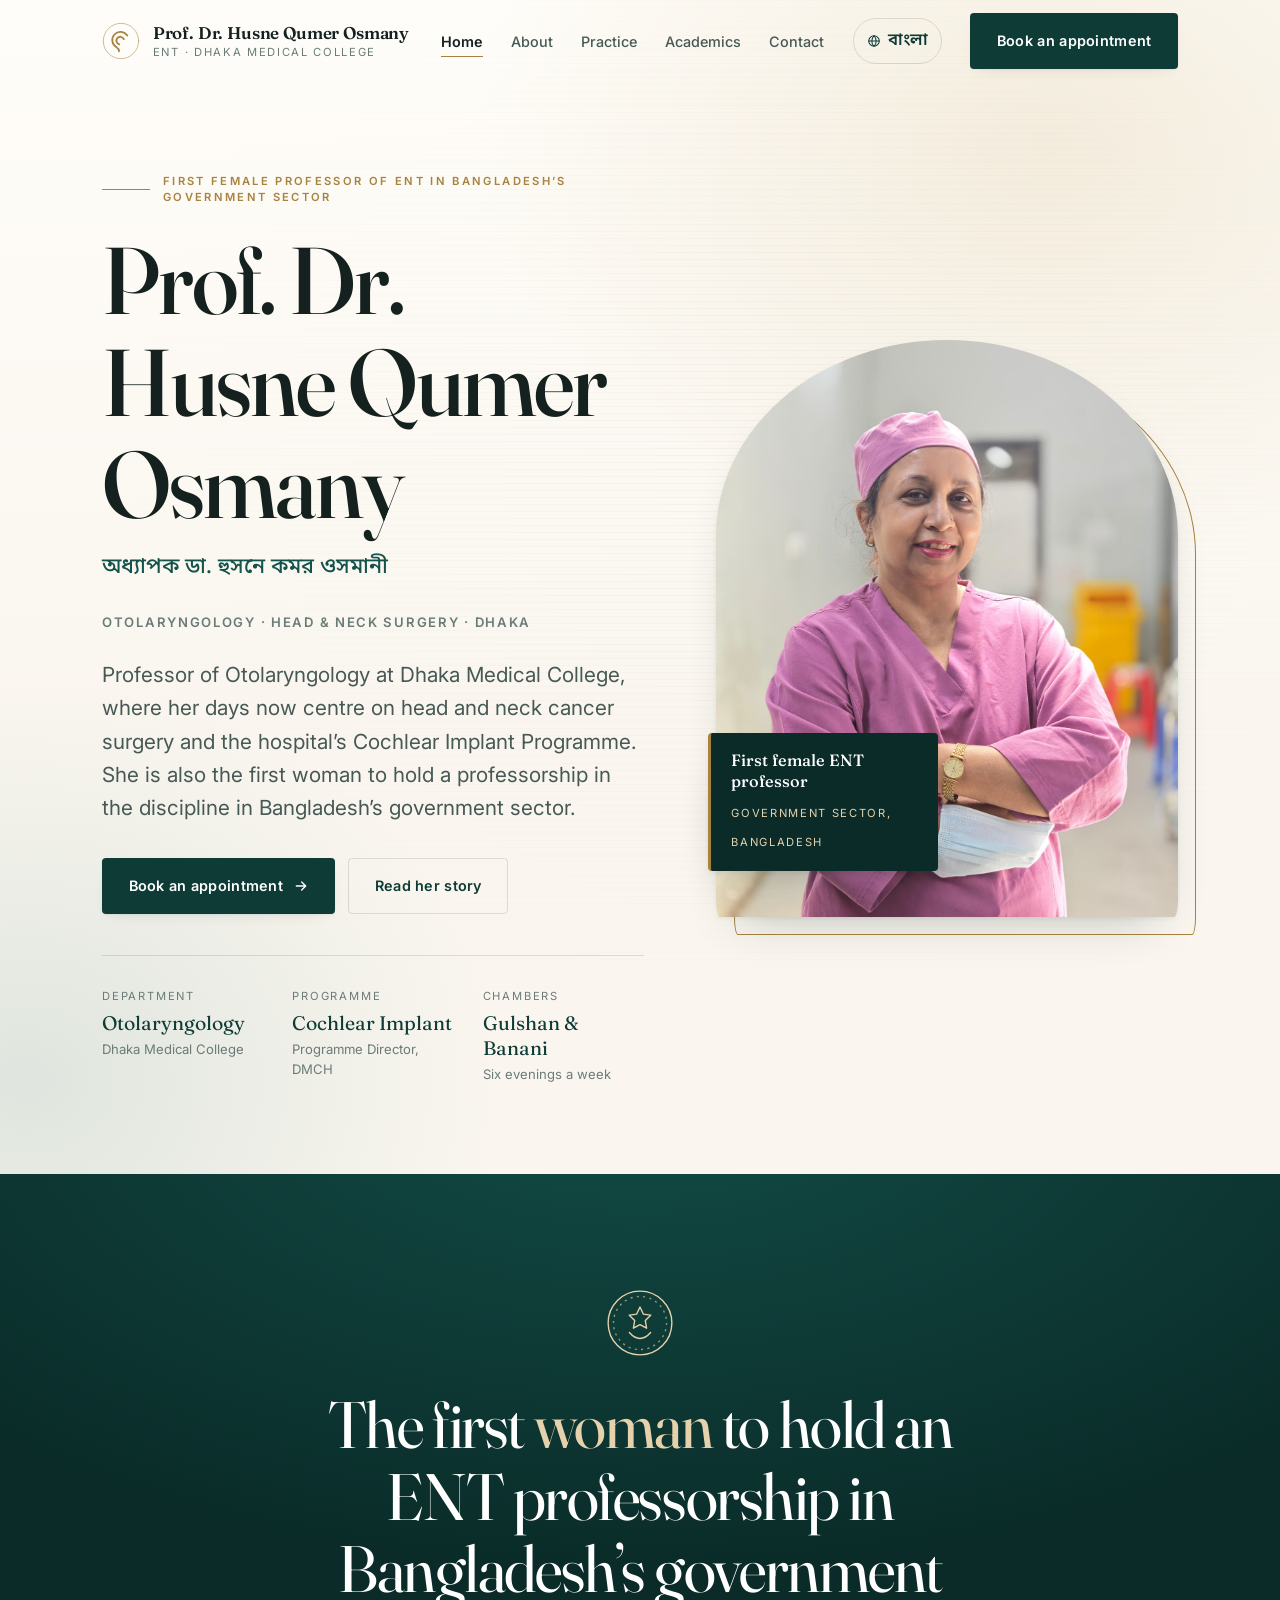
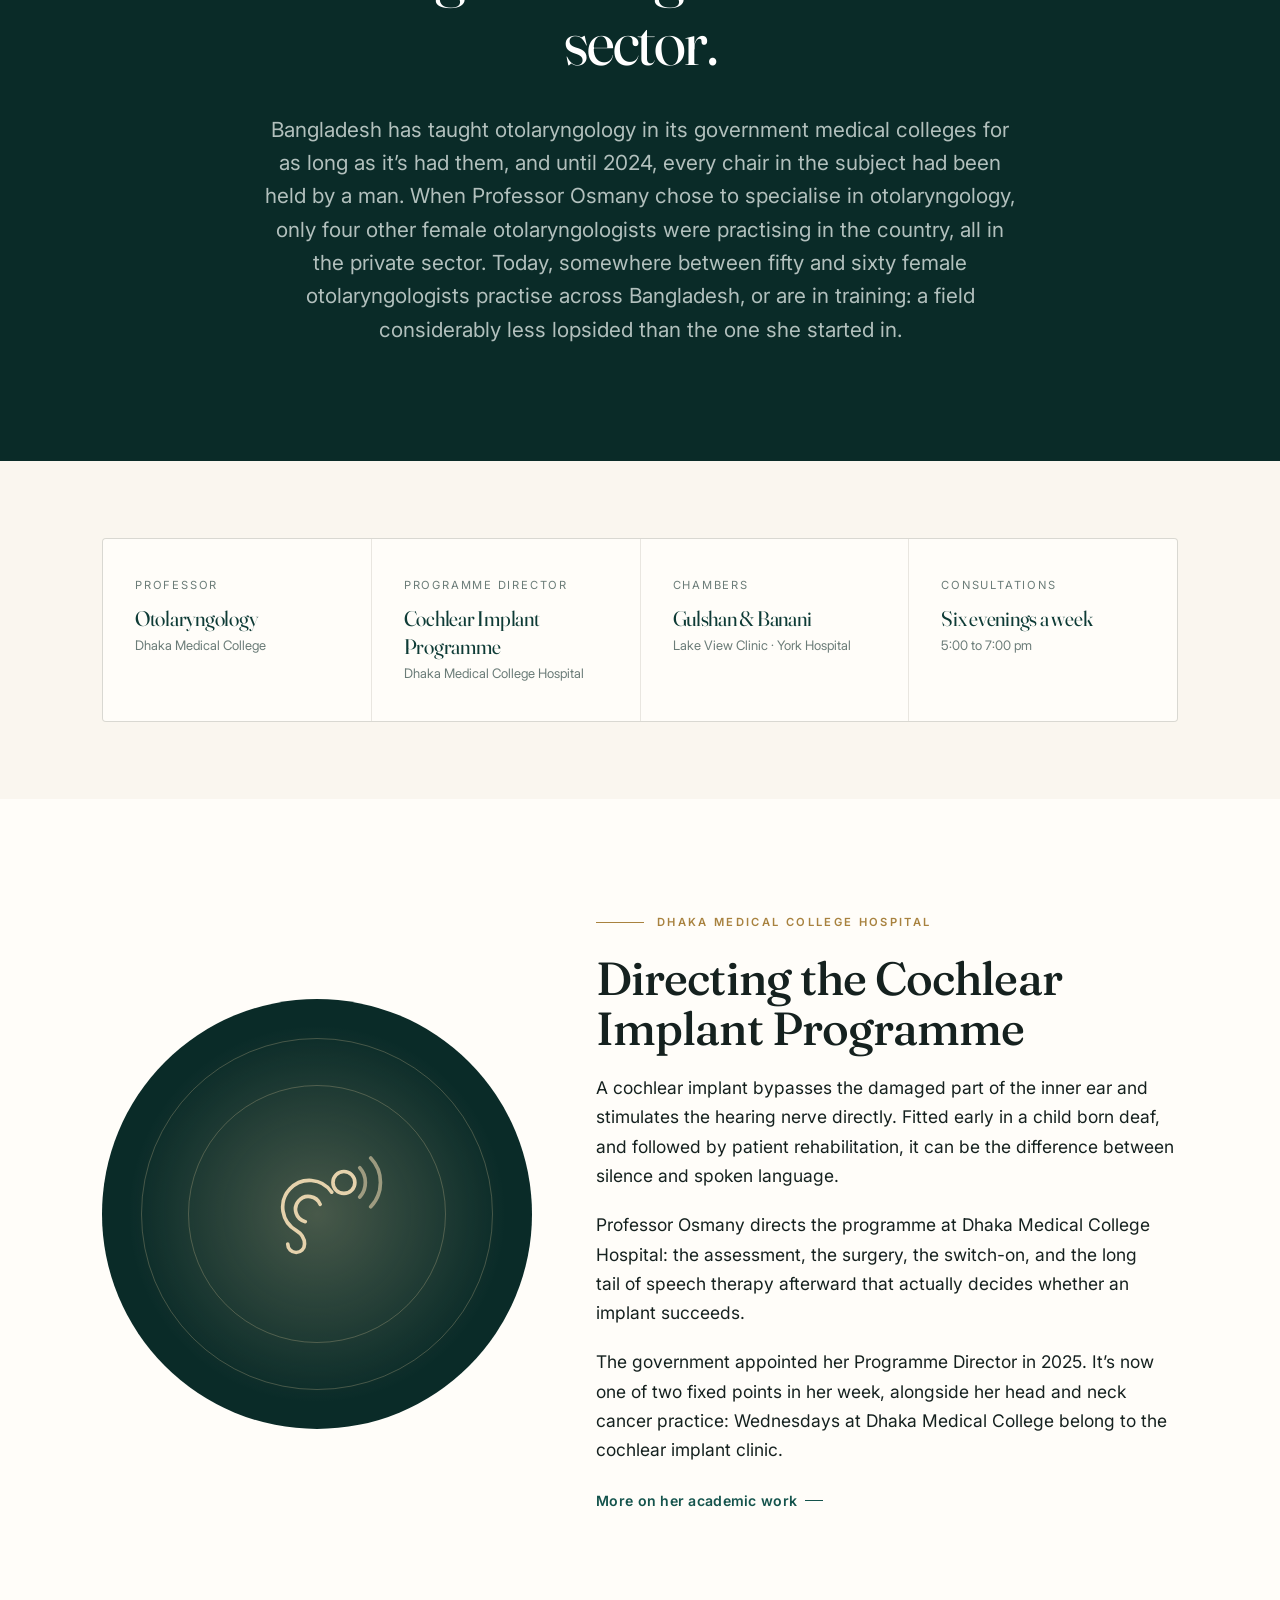
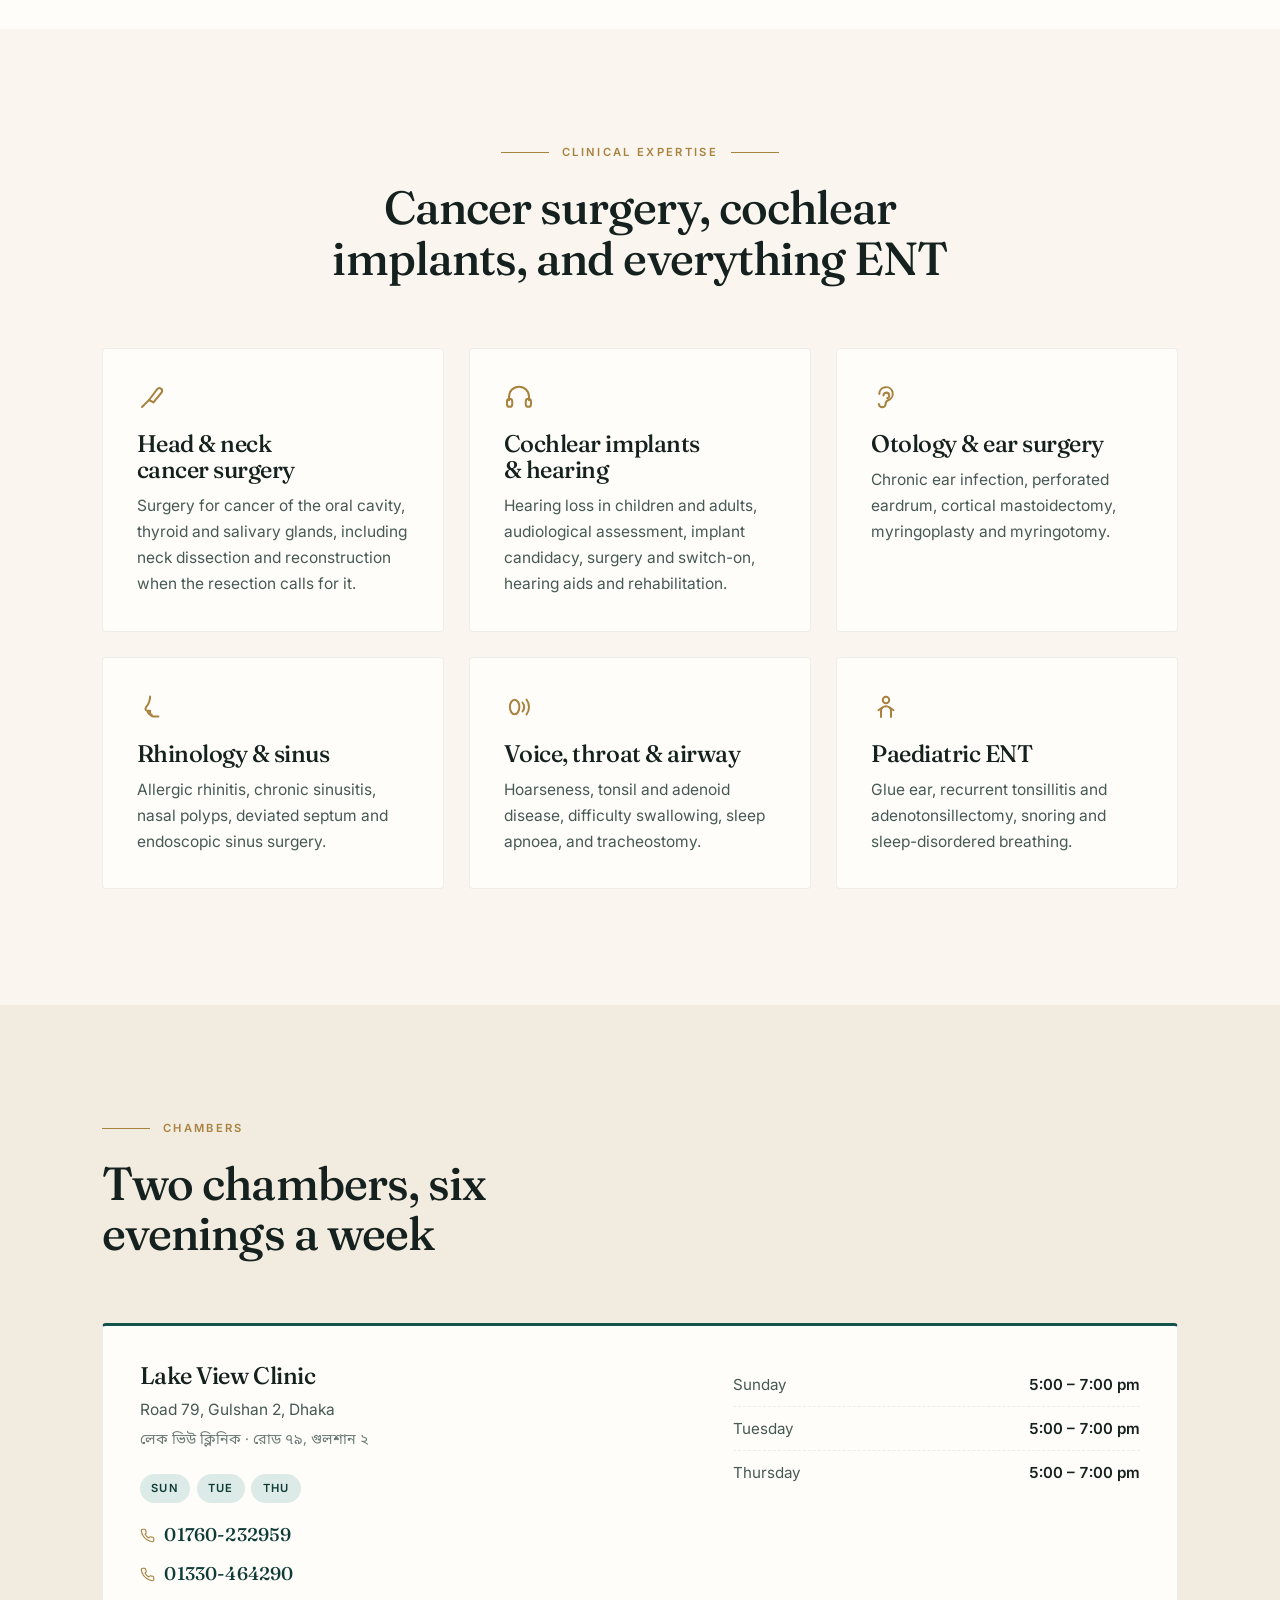
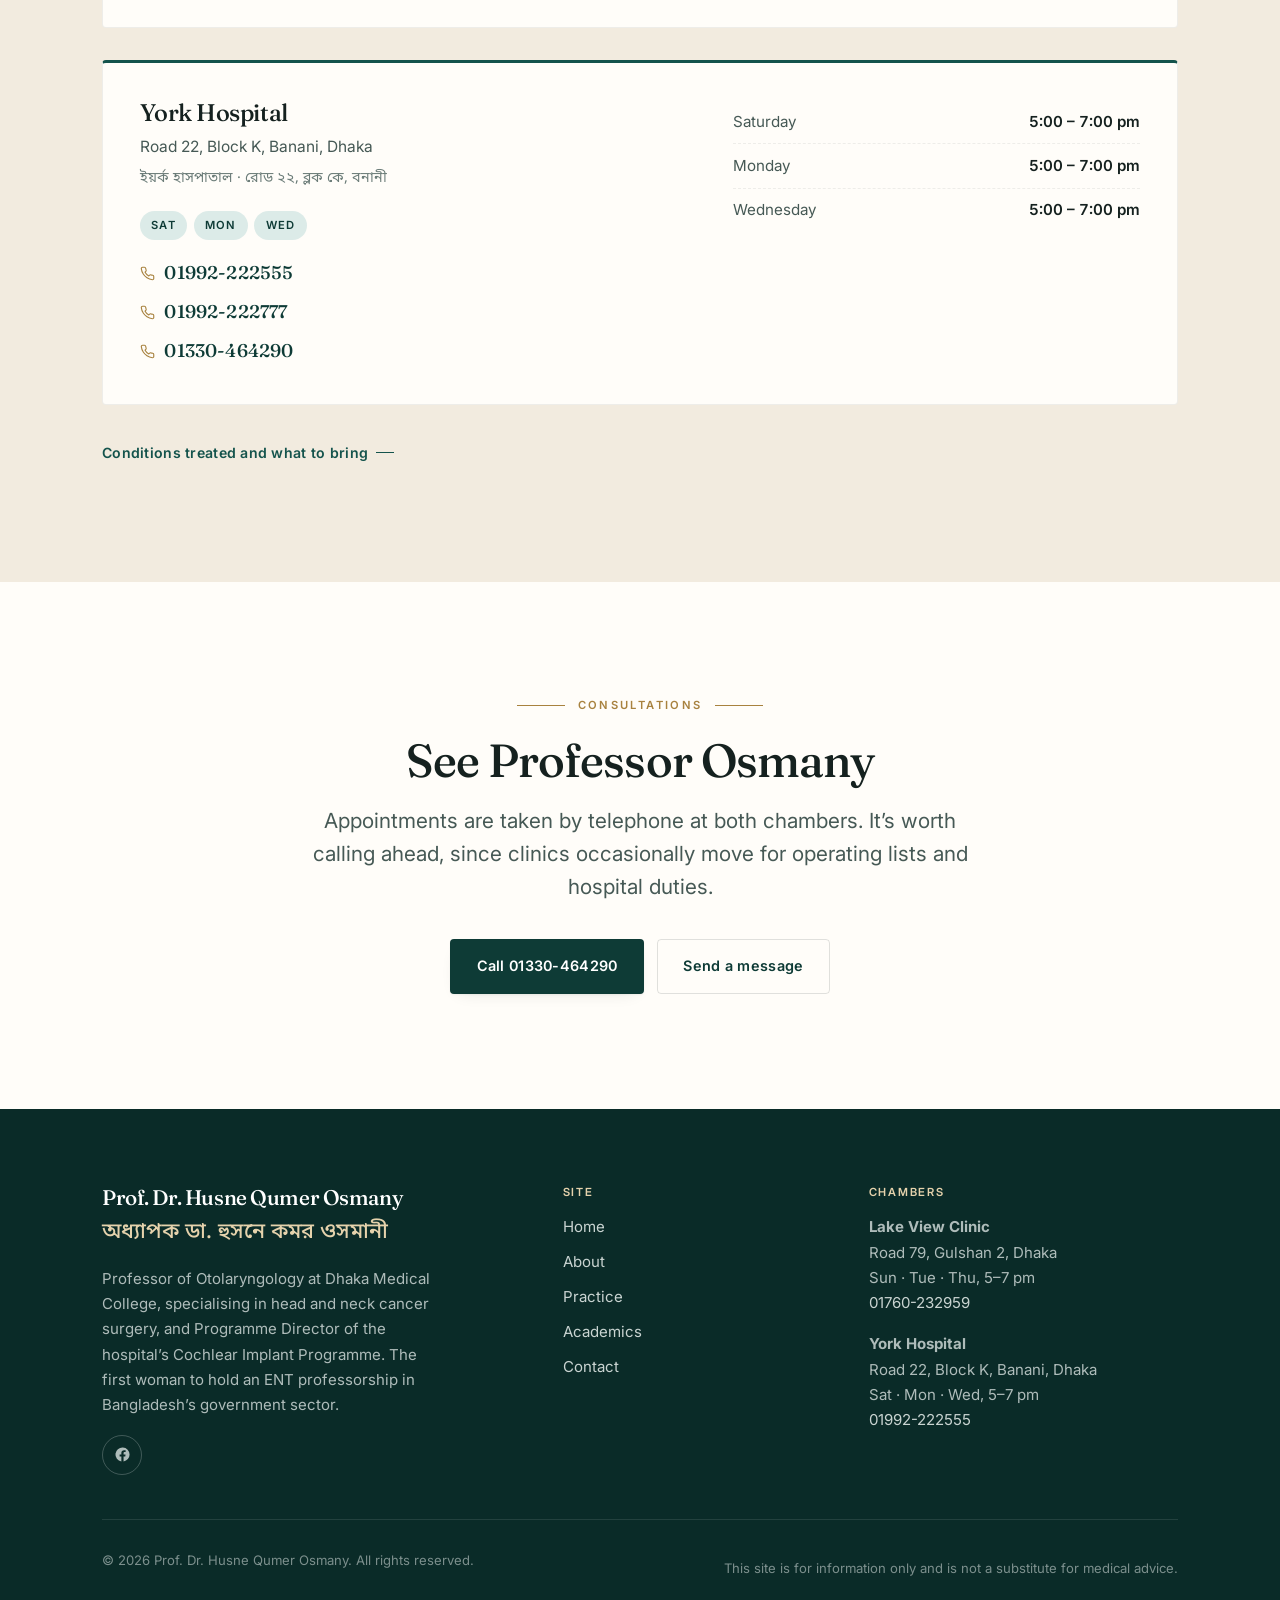
<file: index.html>
<!DOCTYPE html>
<html lang="en">
<head>
<meta charset="utf-8">
<meta name="viewport" content="width=device-width, initial-scale=1">
<title>Prof. Dr. Husne Qumer Osmany &middot; First Female ENT Professor in Bangladesh's Government Sector</title>
<meta name="description" content="Prof. Dr. Husne Qumer Osmany is Professor of Otolaryngology at Dhaka Medical College, where she operates on head and neck cancer and directs the hospital's Cochlear Implant Programme. She's the first woman to hold an ENT professorship in Bangladesh's government sector. Chambers in Gulshan and Banani, Dhaka.">
<link rel="canonical" href="https://drosmany.com/">
<link rel="alternate" hreflang="en" href="https://drosmany.com/">
<link rel="alternate" hreflang="bn" href="https://drosmany.com/bn/index.html">
<link rel="alternate" hreflang="x-default" href="https://drosmany.com/">

<meta property="og:type" content="website">
<meta property="og:title" content="Prof. Dr. Husne Qumer Osmany &middot; First Female ENT Professor in Bangladesh's Government Sector">
<meta property="og:description" content="Prof. Dr. Husne Qumer Osmany is Professor of Otolaryngology at Dhaka Medical College, where she operates on head and neck cancer and directs the hospital's Cochlear Implant Programme. She's the first woman to hold an ENT professorship in Bangladesh's government sector. Chambers in Gulshan and Banani, Dhaka.">
<meta property="og:image" content="https://drosmany.com/assets/img/og-image.jpg">
<meta property="og:locale" content="en_GB">
<meta property="og:locale:alternate" content="bn_BD">
<meta name="twitter:card" content="summary_large_image">

<link rel="icon" href="assets/img/favicon.svg" type="image/svg+xml">
<link rel="preconnect" href="https://fonts.googleapis.com">
<link rel="preconnect" href="https://fonts.gstatic.com" crossorigin>
<link rel="stylesheet" href="https://fonts.googleapis.com/css2?family=Fraunces:opsz,wght@9..144,300..600&family=Inter:wght@400;500;600&family=Noto+Sans+Bengali:wght@400;500;600&display=swap">
<link rel="stylesheet" href="assets/css/styles.css">

<script type="application/ld+json">
{
  "@context": "https://schema.org",
  "@type": "Physician",
  "name": "Prof. Dr. Husne Qumer Osmany",
  "alternateName": "\u0985\u09a7\u09cd\u09af\u09be\u09aa\u0995 \u09a1\u09be. \u09b9\u09c1\u09b8\u09a8\u09c7 \u0995\u09ae\u09b0 \u0993\u09b8\u09ae\u09be\u09a8\u09c0",
  "honorificPrefix": "Prof. Dr.",
  "jobTitle": "Professor of Otolaryngology",
  "medicalSpecialty": "Otolaryngologic",
  "description": "Professor of Otolaryngology at Dhaka Medical College, specialising in head and neck cancer surgery, and Programme Director of the Cochlear Implant Programme at Dhaka Medical College Hospital. The first woman to hold an ENT professorship in Bangladesh's government sector.",
  "url": "https://drosmany.com/",
  "worksFor": {
    "@type": "MedicalOrganization",
    "name": "Dhaka Medical College Hospital"
  },
  "availableService": [
    {
      "@type": "MedicalClinic",
      "name": "Lake View Clinic",
      "address": {
        "@type": "PostalAddress",
        "streetAddress": "Road 79, Gulshan 2",
        "addressLocality": "Dhaka",
        "postalCode": "1212",
        "addressCountry": "BD"
      },
      "telephone": ["+8801760232959", "+8801330464290"]
    },
    {
      "@type": "MedicalClinic",
      "name": "York Hospital",
      "address": {
        "@type": "PostalAddress",
        "streetAddress": "Road 22, Block K, Banani",
        "addressLocality": "Dhaka",
        "postalCode": "1213",
        "addressCountry": "BD"
      },
      "telephone": ["+8801992222555", "+8801992222777", "+8801330464290"]
    }
  ],
  "sameAs": ["https://www.facebook.com/profile.php?id=61558987224387"]
}
</script>
</head>
<body>

<a class="skip-link" href="#main">Skip to content</a>

<header class="site-header" id="site-header">
  <div class="wrap site-header__inner">
    <a class="brand" href="index.html">
      <span class="brand__mark" aria-hidden="true">
        <svg viewBox="0 0 40 40" fill="none" stroke="currentColor" stroke-linecap="round">
          <circle cx="20" cy="20" r="18.6" stroke-width="1" stroke-opacity=".55"/>
          <path d="M26.6 14.2a8.6 8.6 0 1 0-11.3 12.3c1.9 1.1 2.6 2.4 2.6 4.3" stroke-width="1.9"/>
          <path d="M23 18a4.1 4.1 0 1 0-4.8 5.6" stroke-width="1.9"/>
        </svg>
      </span>
      <span class="brand__text">
        <span class="brand__name">Prof. Dr. Husne Qumer Osmany</span>
        <span class="brand__role">ENT &middot; Dhaka Medical College</span>
      </span>
    </a>

    <button class="nav-toggle" type="button" aria-expanded="false" aria-controls="primary-nav">
      <span></span><span></span><span></span>
      <span class="visually-hidden">Menu</span>
    </button>

    <nav class="nav" id="primary-nav" aria-label="Primary">
      <ul class="nav__list">
        <li><a class="nav__link" href="index.html" aria-current="page">Home</a></li>
        <li><a class="nav__link" href="about.html">About</a></li>
        <li><a class="nav__link" href="practice.html">Practice</a></li>
        <li><a class="nav__link" href="academics.html">Academics</a></li>
        <li><a class="nav__link" href="contact.html">Contact</a></li>
      </ul>
      <a class="lang-switch" lang="bn" href="bn/index.html">
        <svg viewBox="0 0 24 24" fill="none" stroke="currentColor" stroke-width="1.8" stroke-linecap="round" stroke-linejoin="round" aria-hidden="true"><circle cx="12" cy="12" r="9"/><path d="M3 12h18M12 3c2.5 2.7 3.8 6 3.8 9s-1.3 6.3-3.8 9c-2.5-2.7-3.8-6-3.8-9s1.3-6.3 3.8-9z"/></svg>
        বাংলা
      </a>
      <a class="btn btn--primary nav__cta" href="contact.html">Book an appointment</a>
    </nav>
  </div>
</header>

<main id="main">

  <!-- ============================== HERO ============================== -->
  <section class="hero">
    <div class="wrap hero__grid">

      <div class="hero__text">
        <p class="eyebrow">First female Professor of ENT in Bangladesh&rsquo;s government sector</p>

        <h1>Prof. Dr. Husne Qumer Osmany</h1>

        <p class="name-bn" lang="bn">অধ্যাপক ডা. হুসনে কমর ওসমানী</p>

        <p class="hero__creds">Otolaryngology &middot; Head &amp; Neck Surgery &middot; Dhaka</p>

        <p class="lede hero__lede">
          Professor of Otolaryngology at Dhaka Medical College, where her
          days now centre on head and neck cancer surgery and the
          hospital&rsquo;s Cochlear Implant Programme. She is also the first
          woman to hold a professorship in the discipline in
          Bangladesh&rsquo;s government sector.
        </p>

        <div class="btn-row hero__cta">
          <a class="btn btn--primary" href="contact.html">
            Book an appointment
            <svg viewBox="0 0 24 24" fill="none" stroke="currentColor" stroke-width="2" stroke-linecap="round" stroke-linejoin="round" aria-hidden="true">
              <path d="M5 12h14M13 6l6 6-6 6"/>
            </svg>
          </a>
          <a class="btn btn--ghost" href="about.html">Read her story</a>
        </div>

        <dl class="hero__facts">
          <div>
            <dt>Department</dt>
            <dd>Otolaryngology<span>Dhaka Medical College</span></dd>
          </div>
          <div>
            <dt>Programme</dt>
            <dd>Cochlear Implant<span>Programme Director, DMCH</span></dd>
          </div>
          <div>
            <dt>Chambers</dt>
            <dd>Gulshan &amp; Banani<span>Six evenings a week</span></dd>
          </div>
        </dl>
      </div>

      <figure class="portrait" data-reveal>
        <div class="portrait__frame">
          <img src="assets/img/portrait.jpg" alt="Prof. Dr. Husne Qumer Osmany in the operating theatre" width="1280" height="1599">
        </div>
        <figcaption class="portrait__badge">
          <strong>First female ENT professor</strong>
          <span>Government sector, Bangladesh</span>
        </figcaption>
      </figure>

    </div>
  </section>

  <!-- ========================= THE MILESTONE ========================= -->
  <section class="section section--dark milestone">
    <div class="wrap">
      <svg class="milestone__seal" viewBox="0 0 64 64" fill="none" stroke="currentColor" stroke-width="1.3" aria-hidden="true" data-reveal>
        <circle cx="32" cy="32" r="30"/>
        <circle cx="32" cy="32" r="25" stroke-dasharray="2 4" stroke-opacity=".6"/>
        <path d="M32 17l3.1 6.6 7 1-5.1 5.1 1.2 7.2L32 33.5l-6.2 3.4 1.2-7.2-5.1-5.1 7-1L32 17z" stroke-linejoin="round"/>
        <path d="M22 41c3.5 4 7 5.6 10 5.6s6.5-1.6 10-5.6" stroke-linecap="round"/>
      </svg>

      <blockquote data-reveal>
        The first <em>woman</em> to hold an ENT professorship in
        Bangladesh&rsquo;s government sector.
      </blockquote>

      <p class="milestone__note" data-reveal>
        Bangladesh has taught otolaryngology in its government medical
        colleges for as long as it&rsquo;s had them, and until 2024, every
        chair in the subject had been held by a man. When Professor Osmany
        chose to specialise in otolaryngology, only four other female
        otolaryngologists were practising in the country, all in the private
        sector. Today, somewhere between fifty and sixty female
        otolaryngologists practise across Bangladesh, or are in training: a
        field considerably less lopsided than the one she started in.
      </p>
    </div>
  </section>

  <!-- ========================= AT A GLANCE =========================== -->
  <section class="section section--tight">
    <div class="wrap">
      <div class="stats stats--roles">
        <div class="stat" data-reveal>
          <span class="stat__label">Professor</span>
          <span class="stat__num">Otolaryngology<small>Dhaka Medical College</small></span>
        </div>
        <div class="stat" data-reveal>
          <span class="stat__label">Programme Director</span>
          <span class="stat__num">Cochlear Implant Programme<small>Dhaka Medical College Hospital</small></span>
        </div>
        <div class="stat" data-reveal>
          <span class="stat__label">Chambers</span>
          <span class="stat__num">Gulshan &amp; Banani<small>Lake View Clinic &middot; York Hospital</small></span>
        </div>
        <div class="stat" data-reveal>
          <span class="stat__label">Consultations</span>
          <span class="stat__num">Six evenings a week<small>5:00 to 7:00 pm</small></span>
        </div>
      </div>
    </div>
  </section>

  <!-- ==================== COCHLEAR IMPLANT FEATURE =================== -->
  <section class="section section--paper">
    <div class="wrap split">
      <div class="feature-figure" data-reveal aria-hidden="true">
        <svg viewBox="0 0 120 120" fill="none" stroke="currentColor" stroke-width="3" stroke-linecap="round">
          <path d="M72 42a22 22 0 1 0-29 31.5c4.9 2.9 6.7 6.2 6.7 11.1a6.9 6.9 0 0 1-13.8 0"/>
          <path d="M62.5 52a10.5 10.5 0 1 0-12.2 14.2"/>
          <circle cx="82" cy="34" r="9"/>
          <path d="M95 22a18 18 0 0 1 0 24M104 14a29 29 0 0 1 0 40" stroke-opacity=".6"/>
        </svg>
      </div>

      <div class="prose" data-reveal>
        <p class="eyebrow">Dhaka Medical College Hospital</p>
        <h2 style="font-size:var(--t-h2);margin-bottom:1.2rem;">Directing the Cochlear Implant Programme</h2>
        <p>
          A cochlear implant bypasses the damaged part of the inner ear and
          stimulates the hearing nerve directly. Fitted early in a child born
          deaf, and followed by patient rehabilitation, it can be the
          difference between silence and spoken language.
        </p>
        <p>
          Professor Osmany directs the programme at Dhaka Medical College
          Hospital: the assessment, the surgery, the switch-on, and the long
          tail of speech therapy afterward that actually decides whether an
          implant succeeds.
        </p>
        <p>
          The government appointed her Programme Director in 2025. It&rsquo;s
          now one of two fixed points in her week, alongside her head and
          neck cancer practice: Wednesdays at Dhaka Medical College belong to
          the cochlear implant clinic.
        </p>
        <p><a class="link-more" href="academics.html">More on her academic work</a></p>
      </div>
    </div>
  </section>

  <!-- ========================== EXPERTISE ============================= -->
  <section class="section">
    <div class="wrap">
      <div class="section-head section-head--center">
        <p class="eyebrow eyebrow--center">Clinical expertise</p>
        <h2>Cancer surgery, cochlear implants, and everything ENT</h2>
      </div>

      <div class="grid grid--3">

        <article class="card" data-reveal>
          <div class="card__icon" aria-hidden="true">
            <svg viewBox="0 0 24 24" fill="none" stroke="currentColor" stroke-width="1.6" stroke-linecap="round" stroke-linejoin="round">
              <path d="M4 20l5.6-5.6"/>
              <path d="M9.6 14.4l6.6-8.7a2.2 2.2 0 0 1 3.6 2.5l-6.6 8.1z"/>
            </svg>
          </div>
          <h3>Head &amp; neck cancer surgery</h3>
          <p>Surgery for cancer of the oral cavity, thyroid and salivary glands, including neck dissection and reconstruction when the resection calls for it.</p>
        </article>

        <article class="card" data-reveal>
          <div class="card__icon" aria-hidden="true">
            <svg viewBox="0 0 24 24" fill="none" stroke="currentColor" stroke-width="1.6" stroke-linecap="round" stroke-linejoin="round">
              <path d="M4 14.5v-2.8a8 8 0 0 1 16 0v2.8"/>
              <rect x="2.4" y="13.4" width="4.2" height="6.4" rx="2.1"/>
              <rect x="17.4" y="13.4" width="4.2" height="6.4" rx="2.1"/>
            </svg>
          </div>
          <h3>Cochlear implants &amp; hearing</h3>
          <p>Hearing loss in children and adults, audiological assessment, implant candidacy, surgery and switch-on, hearing aids and rehabilitation.</p>
        </article>

        <article class="card" data-reveal>
          <div class="card__icon" aria-hidden="true">
            <svg viewBox="0 0 24 24" fill="none" stroke="currentColor" stroke-width="1.6" stroke-linecap="round" stroke-linejoin="round">
              <path d="M6.6 9.5a5.4 5.4 0 1 1 7.2 5.1c-1.5.6-2.1 1.5-2.1 3a2.7 2.7 0 0 1-5.4 0"/>
              <path d="M10 10.8a2.3 2.3 0 1 1 3 2.2"/>
            </svg>
          </div>
          <h3>Otology &amp; ear surgery</h3>
          <p>Chronic ear infection, perforated eardrum, cortical mastoidectomy, myringoplasty and myringotomy.</p>
        </article>

        <article class="card" data-reveal>
          <div class="card__icon" aria-hidden="true">
            <svg viewBox="0 0 24 24" fill="none" stroke="currentColor" stroke-width="1.6" stroke-linecap="round" stroke-linejoin="round">
              <path d="M10.5 3.5c0 3.4-1 5.8-3.2 8.6-1 1.3-.4 2.9 1.2 2.9h2v1.9a2.6 2.6 0 0 0 2.6 2.6h4"/>
              <path d="M8.5 15.2c0 1.8 1.5 3 3.3 3"/>
            </svg>
          </div>
          <h3>Rhinology &amp; sinus</h3>
          <p>Allergic rhinitis, chronic sinusitis, nasal polyps, deviated septum and endoscopic sinus surgery.</p>
        </article>

        <article class="card" data-reveal>
          <div class="card__icon" aria-hidden="true">
            <svg viewBox="0 0 24 24" fill="none" stroke="currentColor" stroke-width="1.6" stroke-linecap="round" stroke-linejoin="round">
              <ellipse cx="8.5" cy="12" rx="3.8" ry="5.8"/>
              <path d="M14.8 8.4a6 6 0 0 1 0 7.2M18 6a10 10 0 0 1 0 12"/>
            </svg>
          </div>
          <h3>Voice, throat &amp; airway</h3>
          <p>Hoarseness, tonsil and adenoid disease, difficulty swallowing, sleep apnoea, and tracheostomy.</p>
        </article>

        <article class="card" data-reveal>
          <div class="card__icon" aria-hidden="true">
            <svg viewBox="0 0 24 24" fill="none" stroke="currentColor" stroke-width="1.6" stroke-linecap="round" stroke-linejoin="round">
              <circle cx="12" cy="6.4" r="2.6"/>
              <path d="M8 20v-4.6a4 4 0 0 1 8 0V20"/>
              <path d="M9 12.4L6 14.6M15 12.4l3 2.2"/>
            </svg>
          </div>
          <h3>Paediatric ENT</h3>
          <p>Glue ear, recurrent tonsillitis and adenotonsillectomy, snoring and sleep-disordered breathing.</p>
        </article>

      </div>
    </div>
  </section>

  <!-- ========================== CHAMBERS ============================== -->
  <section class="section section--ivory-deep">
    <div class="wrap">
      <div class="section-head">
        <p class="eyebrow">Chambers</p>
        <h2>Two chambers, six evenings a week</h2>
      </div>

      <div class="grid" style="gap:clamp(1.2rem,2.5vw,2rem);">

        <article class="chamber" data-reveal>
          <div>
            <h3>Lake View Clinic</h3>
            <address class="chamber__addr">
              Road 79, Gulshan 2, Dhaka
              <span class="bn-note" lang="bn">লেক ভিউ ক্লিনিক &middot; রোড ৭৯, গুলশান ২</span>
            </address>
            <ul class="days">
              <li>Sun</li><li>Tue</li><li>Thu</li>
            </ul>
            <ul class="phones">
              <li><a href="tel:+8801760232959"><svg viewBox="0 0 24 24" fill="none" stroke="currentColor" stroke-width="1.8" stroke-linecap="round" stroke-linejoin="round" aria-hidden="true"><path d="M22 16.9v3a2 2 0 0 1-2.2 2 19.8 19.8 0 0 1-8.6-3.1 19.5 19.5 0 0 1-6-6A19.8 19.8 0 0 1 2.1 4.2 2 2 0 0 1 4.1 2h3a2 2 0 0 1 2 1.7c.1 1 .4 1.9.7 2.8a2 2 0 0 1-.5 2.1L8.1 9.9a16 16 0 0 0 6 6l1.3-1.3a2 2 0 0 1 2.1-.4c.9.3 1.8.6 2.8.7a2 2 0 0 1 1.7 2z"/></svg>01760-232959</a></li>
              <li><a href="tel:+8801330464290"><svg viewBox="0 0 24 24" fill="none" stroke="currentColor" stroke-width="1.8" stroke-linecap="round" stroke-linejoin="round" aria-hidden="true"><path d="M22 16.9v3a2 2 0 0 1-2.2 2 19.8 19.8 0 0 1-8.6-3.1 19.5 19.5 0 0 1-6-6A19.8 19.8 0 0 1 2.1 4.2 2 2 0 0 1 4.1 2h3a2 2 0 0 1 2 1.7c.1 1 .4 1.9.7 2.8a2 2 0 0 1-.5 2.1L8.1 9.9a16 16 0 0 0 6 6l1.3-1.3a2 2 0 0 1 2.1-.4c.9.3 1.8.6 2.8.7a2 2 0 0 1 1.7 2z"/></svg>01330-464290</a></li>
            </ul>
          </div>
          <dl class="hours">
            <div><dt>Sunday</dt><dd>5:00 – 7:00 pm</dd></div>
            <div><dt>Tuesday</dt><dd>5:00 – 7:00 pm</dd></div>
            <div><dt>Thursday</dt><dd>5:00 – 7:00 pm</dd></div>
          </dl>
        </article>

        <article class="chamber" data-reveal>
          <div>
            <h3>York Hospital</h3>
            <address class="chamber__addr">
              Road 22, Block K, Banani, Dhaka
              <span class="bn-note" lang="bn">ইয়র্ক হাসপাতাল &middot; রোড ২২, ব্লক কে, বনানী</span>
            </address>
            <ul class="days">
              <li>Sat</li><li>Mon</li><li>Wed</li>
            </ul>
            <ul class="phones">
              <li><a href="tel:+8801992222555"><svg viewBox="0 0 24 24" fill="none" stroke="currentColor" stroke-width="1.8" stroke-linecap="round" stroke-linejoin="round" aria-hidden="true"><path d="M22 16.9v3a2 2 0 0 1-2.2 2 19.8 19.8 0 0 1-8.6-3.1 19.5 19.5 0 0 1-6-6A19.8 19.8 0 0 1 2.1 4.2 2 2 0 0 1 4.1 2h3a2 2 0 0 1 2 1.7c.1 1 .4 1.9.7 2.8a2 2 0 0 1-.5 2.1L8.1 9.9a16 16 0 0 0 6 6l1.3-1.3a2 2 0 0 1 2.1-.4c.9.3 1.8.6 2.8.7a2 2 0 0 1 1.7 2z"/></svg>01992-222555</a></li>
              <li><a href="tel:+8801992222777"><svg viewBox="0 0 24 24" fill="none" stroke="currentColor" stroke-width="1.8" stroke-linecap="round" stroke-linejoin="round" aria-hidden="true"><path d="M22 16.9v3a2 2 0 0 1-2.2 2 19.8 19.8 0 0 1-8.6-3.1 19.5 19.5 0 0 1-6-6A19.8 19.8 0 0 1 2.1 4.2 2 2 0 0 1 4.1 2h3a2 2 0 0 1 2 1.7c.1 1 .4 1.9.7 2.8a2 2 0 0 1-.5 2.1L8.1 9.9a16 16 0 0 0 6 6l1.3-1.3a2 2 0 0 1 2.1-.4c.9.3 1.8.6 2.8.7a2 2 0 0 1 1.7 2z"/></svg>01992-222777</a></li>
              <li><a href="tel:+8801330464290"><svg viewBox="0 0 24 24" fill="none" stroke="currentColor" stroke-width="1.8" stroke-linecap="round" stroke-linejoin="round" aria-hidden="true"><path d="M22 16.9v3a2 2 0 0 1-2.2 2 19.8 19.8 0 0 1-8.6-3.1 19.5 19.5 0 0 1-6-6A19.8 19.8 0 0 1 2.1 4.2 2 2 0 0 1 4.1 2h3a2 2 0 0 1 2 1.7c.1 1 .4 1.9.7 2.8a2 2 0 0 1-.5 2.1L8.1 9.9a16 16 0 0 0 6 6l1.3-1.3a2 2 0 0 1 2.1-.4c.9.3 1.8.6 2.8.7a2 2 0 0 1 1.7 2z"/></svg>01330-464290</a></li>
            </ul>
          </div>
          <dl class="hours">
            <div><dt>Saturday</dt><dd>5:00 – 7:00 pm</dd></div>
            <div><dt>Monday</dt><dd>5:00 – 7:00 pm</dd></div>
            <div><dt>Wednesday</dt><dd>5:00 – 7:00 pm</dd></div>
          </dl>
        </article>

      </div>

      <p style="margin-top:2rem;"><a class="link-more" href="practice.html">Conditions treated and what to bring</a></p>
    </div>
  </section>

  <!-- ============================= CTA =============================== -->
  <section class="section section--paper cta-band">
    <div class="wrap">
      <p class="eyebrow eyebrow--center">Consultations</p>
      <h2>See Professor Osmany</h2>
      <p class="lede">
        Appointments are taken by telephone at both chambers. It&rsquo;s worth
        calling ahead, since clinics occasionally move for operating lists
        and hospital duties.
      </p>
      <div class="btn-row">
        <a class="btn btn--primary" href="tel:+8801330464290">Call 01330-464290</a>
        <a class="btn btn--ghost" href="contact.html">Send a message</a>
      </div>
    </div>
  </section>
</main>

<footer class="site-footer">
  <div class="wrap">
    <div class="site-footer__grid">
      <div>
        <h2>Prof. Dr. Husne Qumer Osmany</h2>
        <p class="name-bn" lang="bn">অধ্যাপক ডা. হুসনে কমর ওসমানী</p>
        <p class="site-footer__tag">
          Professor of Otolaryngology at Dhaka Medical College, specialising
          in head and neck cancer surgery, and Programme Director of the
          hospital&rsquo;s Cochlear Implant Programme. The first woman to
          hold an ENT professorship in Bangladesh&rsquo;s government sector.
        </p>
        <ul class="social">
          <li>
            <a href="https://www.facebook.com/profile.php?id=61558987224387" target="_blank" rel="noopener" aria-label="Facebook page">
              <svg viewBox="0 0 24 24" fill="currentColor" aria-hidden="true"><path d="M22 12a10 10 0 1 0-11.6 9.9v-7H7.9V12h2.5V9.8c0-2.5 1.5-3.9 3.8-3.9 1.1 0 2.2.2 2.2.2v2.5h-1.3c-1.2 0-1.6.8-1.6 1.6V12h2.8l-.4 2.9h-2.4v7A10 10 0 0 0 22 12z"/></svg>
            </a>
          </li>
        </ul>
      </div>
      <div>
        <h3>Site</h3>
        <ul>
          <li><a href="index.html">Home</a></li>
          <li><a href="about.html">About</a></li>
          <li><a href="practice.html">Practice</a></li>
          <li><a href="academics.html">Academics</a></li>
          <li><a href="contact.html">Contact</a></li>
        </ul>
      </div>
      <div>
        <h3>Chambers</h3>
        <ul>
          <li>
            <strong>Lake View Clinic</strong><br>
            Road 79, Gulshan 2, Dhaka<br>
            Sun &middot; Tue &middot; Thu, 5–7&nbsp;pm<br>
            <a href="tel:+8801760232959">01760-232959</a>
          </li>
          <li style="margin-top:1rem;">
            <strong>York Hospital</strong><br>
            Road 22, Block K, Banani, Dhaka<br>
            Sat &middot; Mon &middot; Wed, 5–7&nbsp;pm<br>
            <a href="tel:+8801992222555">01992-222555</a>
          </li>
        </ul>
      </div>
    </div>
    <div class="site-footer__bottom">
      <p>&copy; <span data-year>2026</span> Prof. Dr. Husne Qumer Osmany. All rights reserved.</p>
      <p>This site is for information only and is not a substitute for medical advice.</p>
    </div>
  </div>
</footer>

<script src="assets/js/main.js"></script>
</body>
</html>
</file>
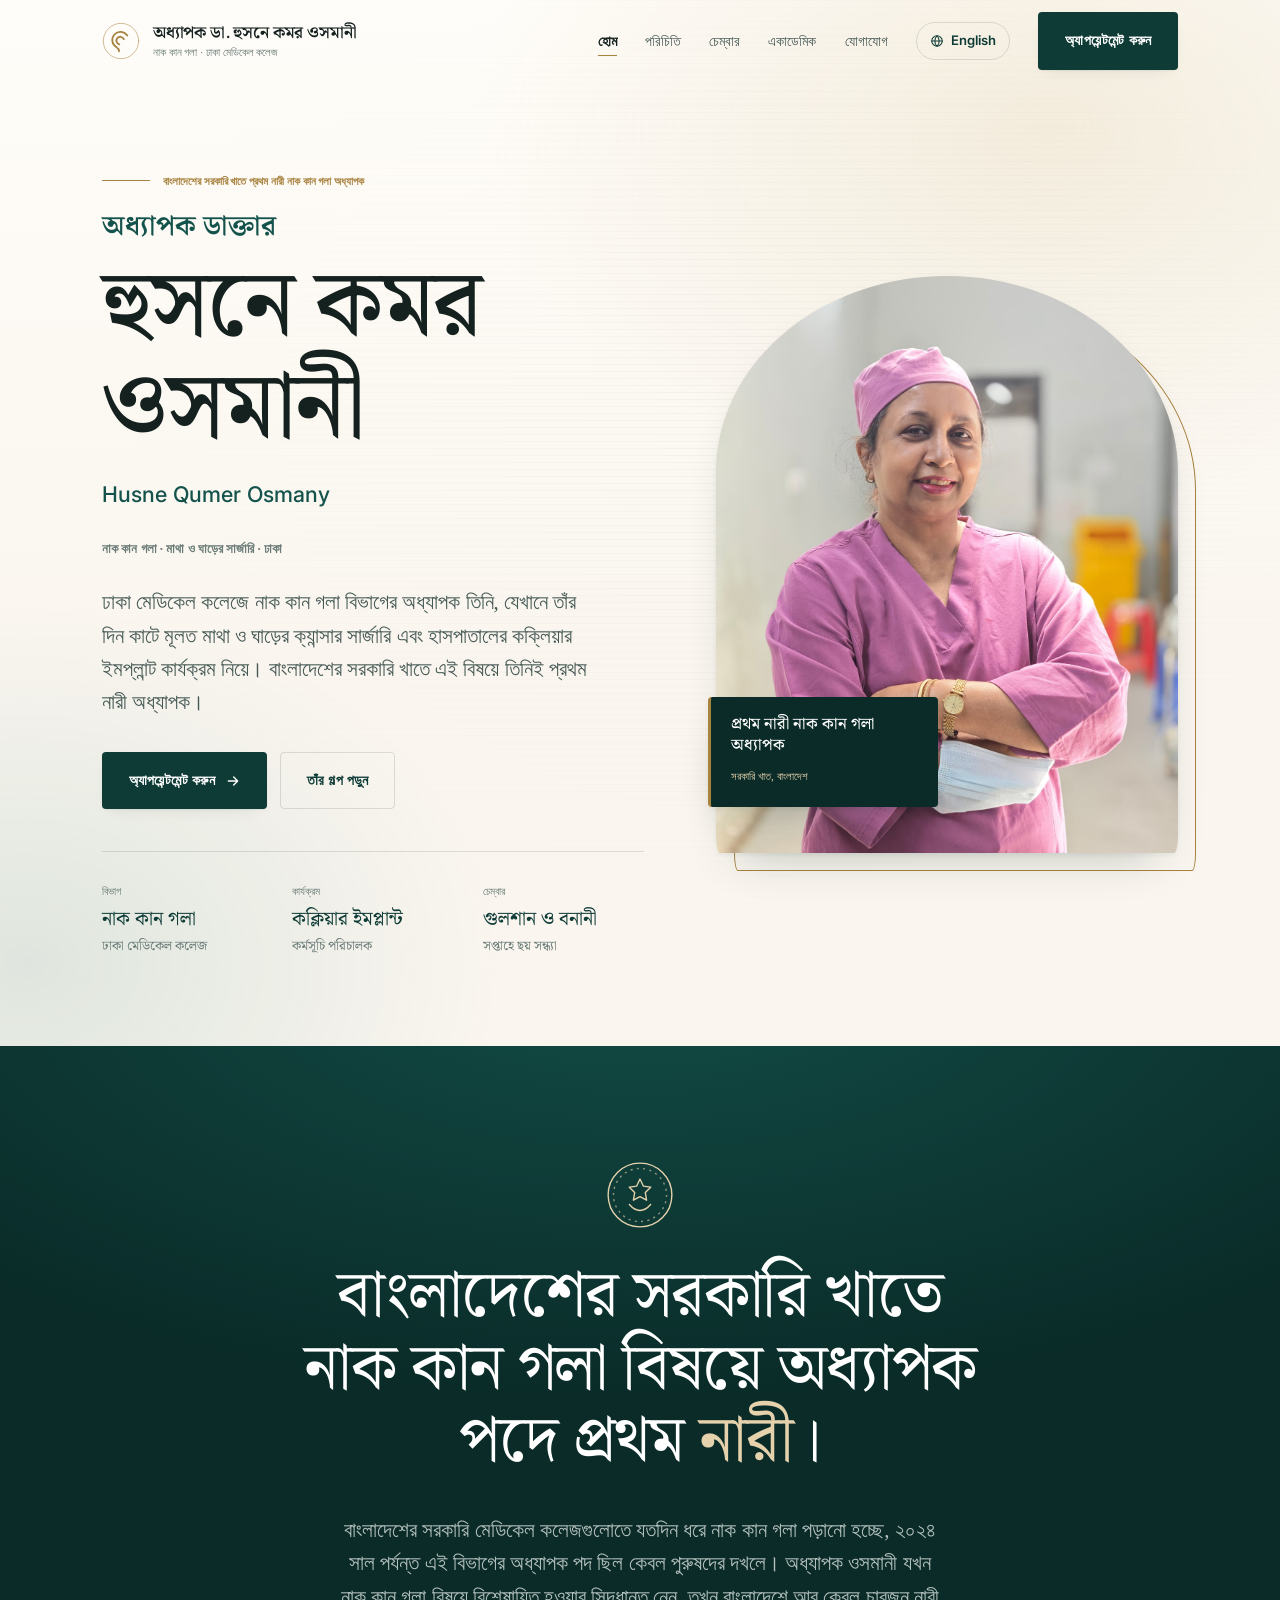
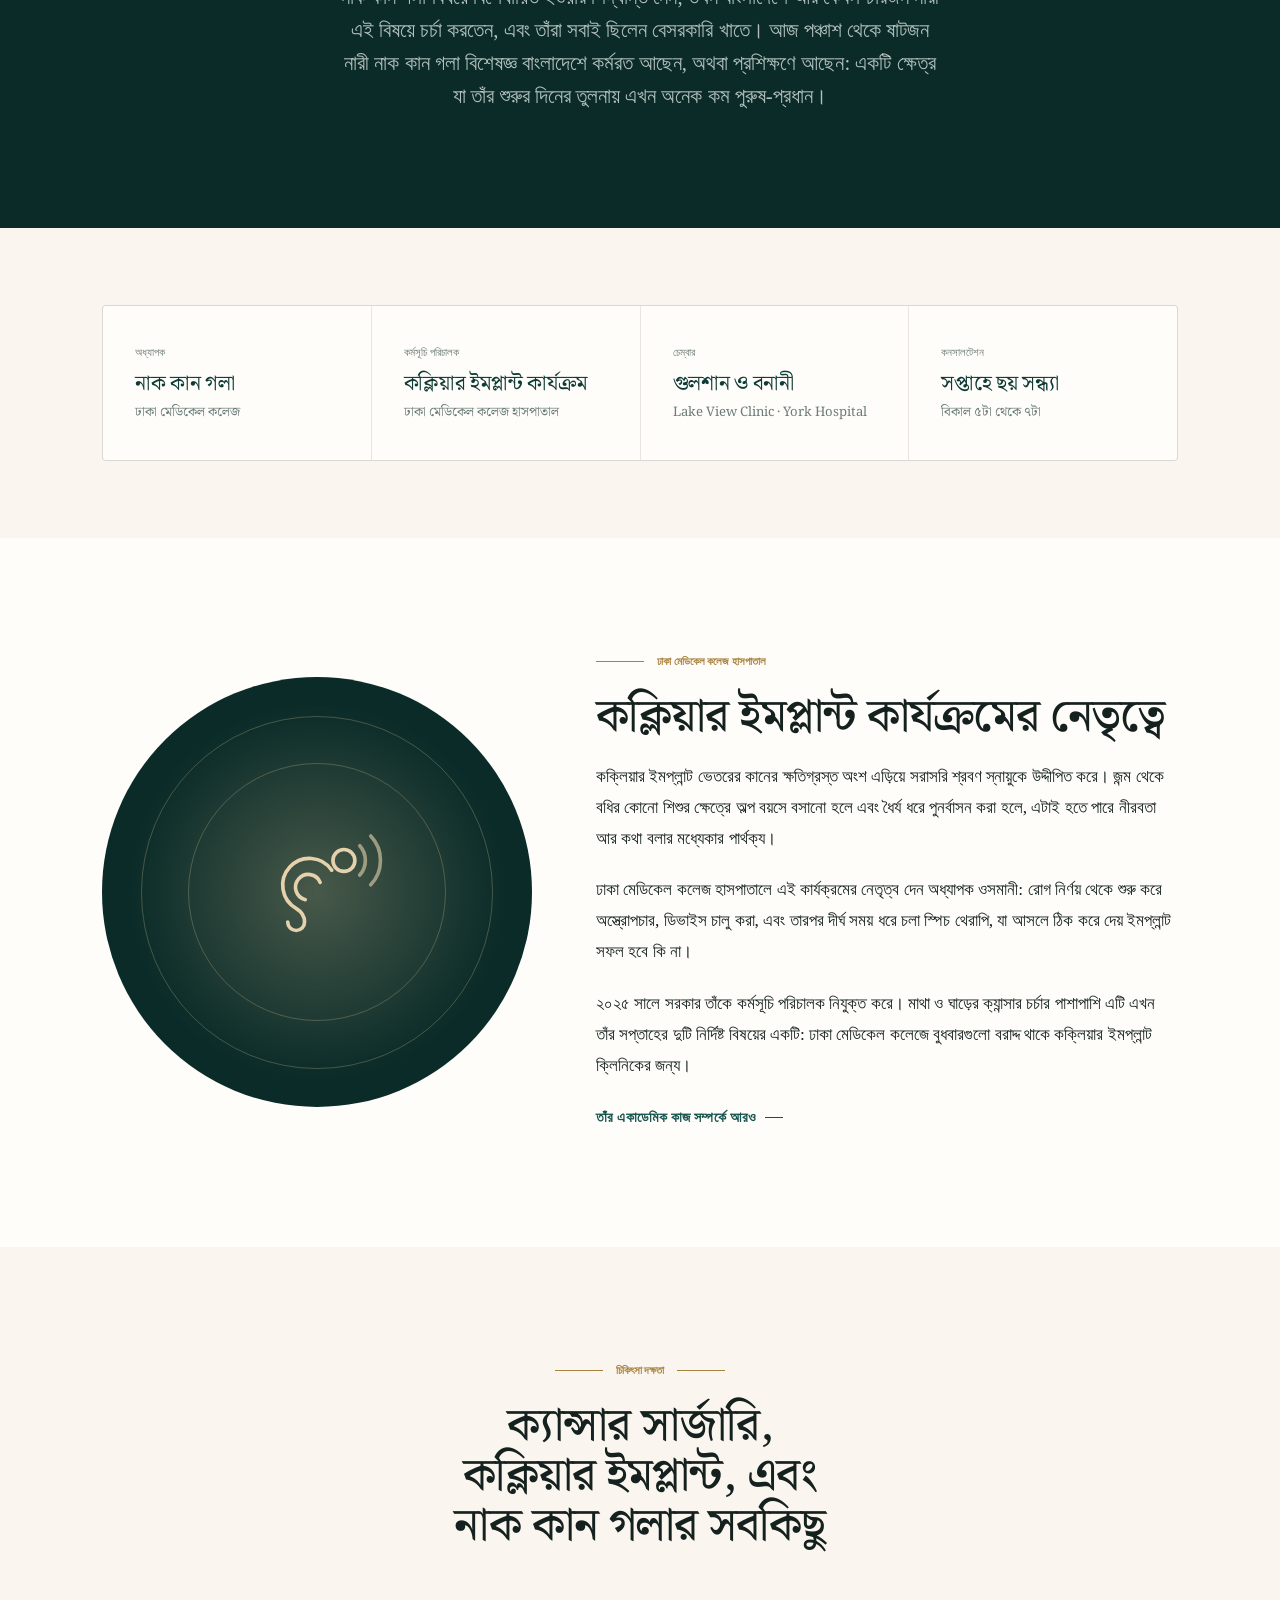
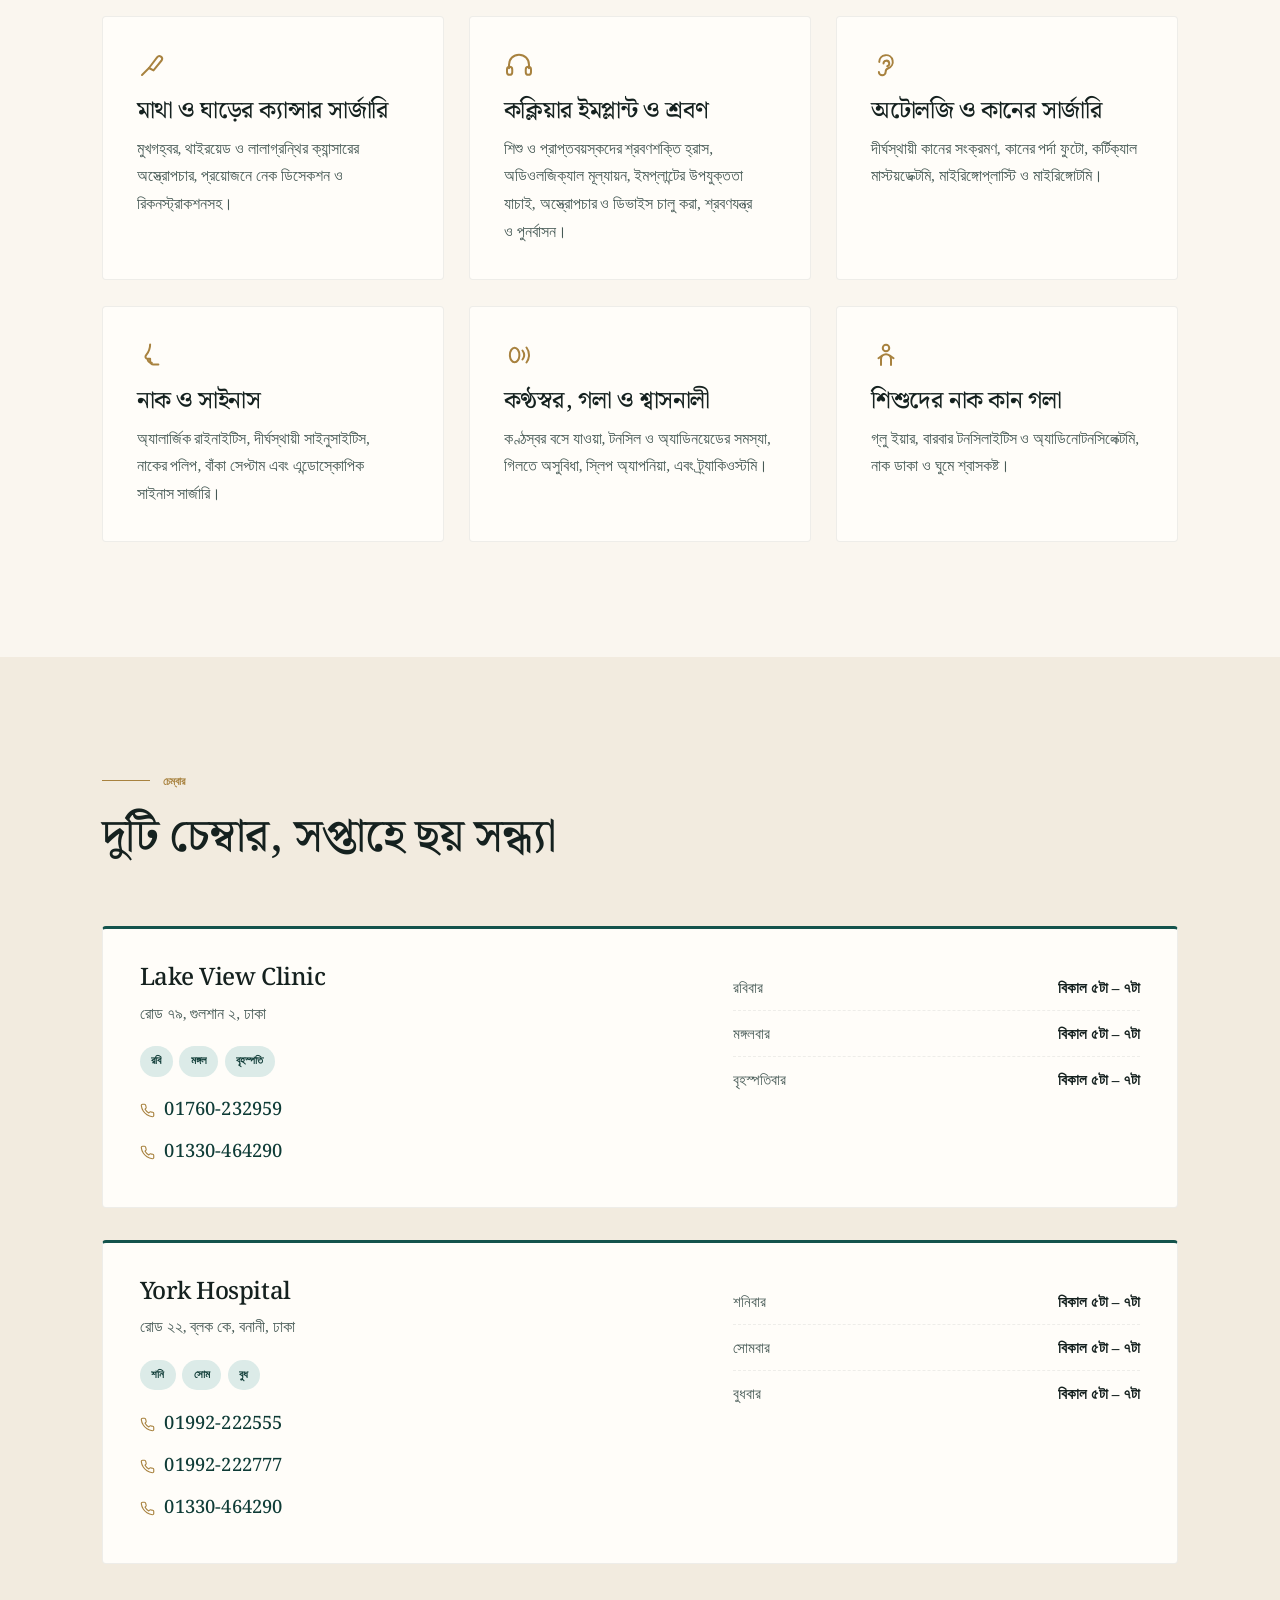
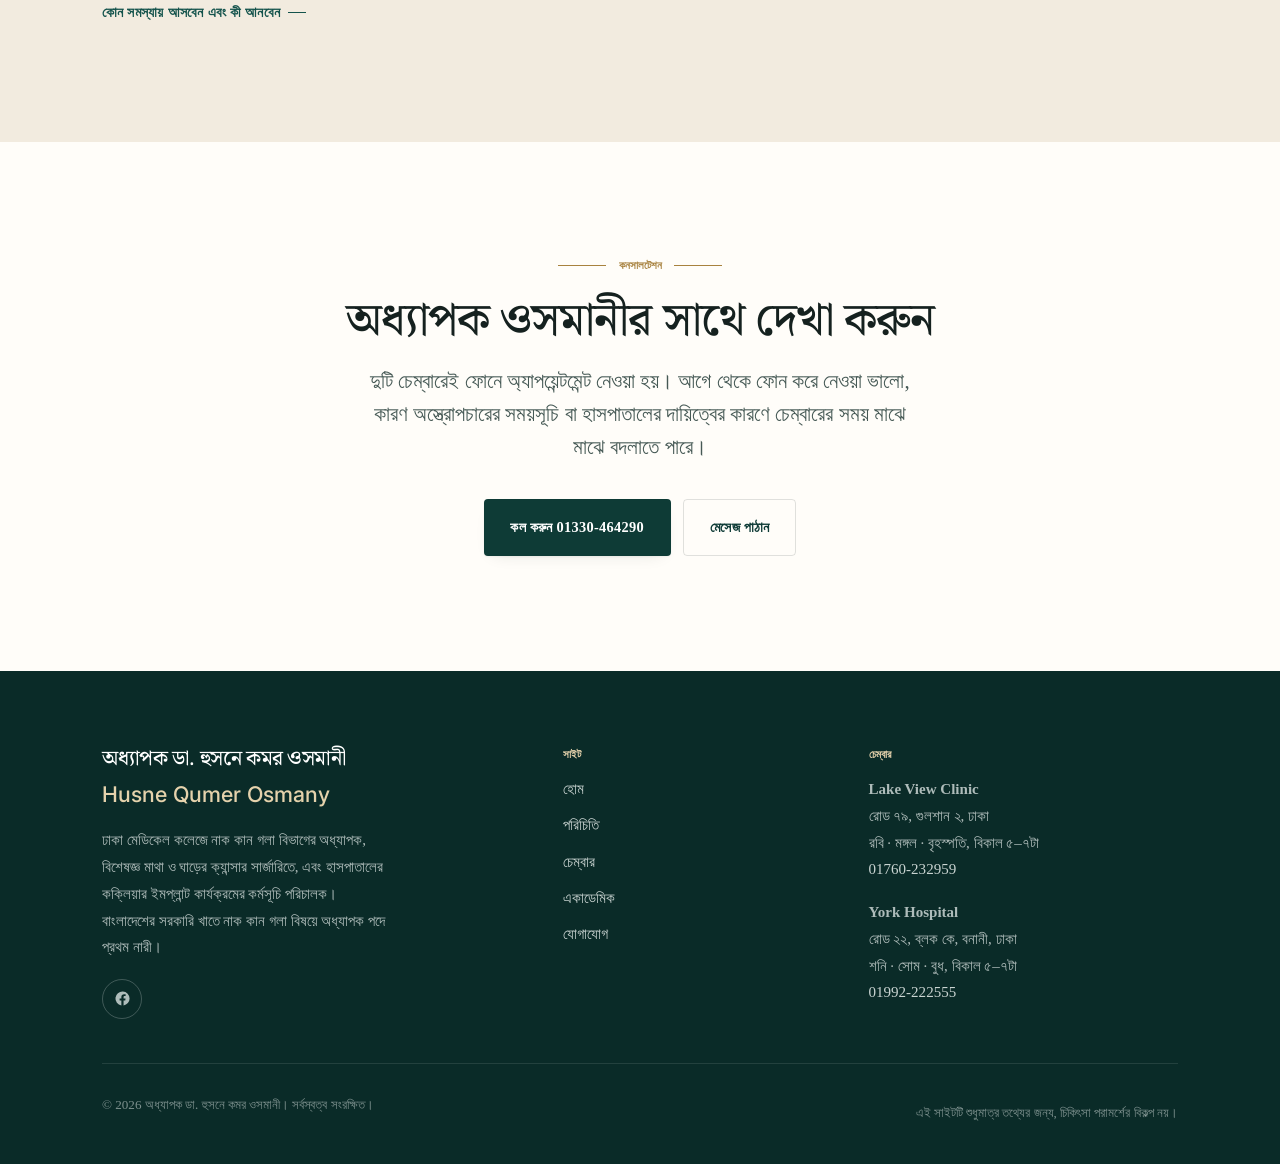
<file: bn/index.html>
<!DOCTYPE html>
<html lang="bn">
<head>
<meta charset="utf-8">
<meta name="viewport" content="width=device-width, initial-scale=1">
<title>অধ্যাপক ডা. হুসনে কমর ওসমানী &middot; বাংলাদেশের সরকারি খাতে প্রথম নারী নাক কান গলা অধ্যাপক</title>
<meta name="description" content="অধ্যাপক ডা. হুসনে কমর ওসমানী ঢাকা মেডিকেল কলেজের নাক কান গলা বিভাগের অধ্যাপক, যিনি মাথা ও ঘাড়ের ক্যান্সার অস্ত্রোপচার করেন এবং হাসপাতালের কক্লিয়ার ইমপ্লান্ট কার্যক্রমের নেতৃত্ব দেন। বাংলাদেশের সরকারি খাতে নাক কান গলা বিষয়ে তিনিই প্রথম নারী অধ্যাপক। চেম্বার: গুলশান ও বনানী, ঢাকা।">
<link rel="canonical" href="https://drosmany.com/bn/index.html">
<link rel="alternate" hreflang="en" href="https://drosmany.com/">
<link rel="alternate" hreflang="bn" href="https://drosmany.com/bn/index.html">
<link rel="alternate" hreflang="x-default" href="https://drosmany.com/">

<meta property="og:type" content="website">
<meta property="og:title" content="অধ্যাপক ডা. হুসনে কমর ওসমানী &middot; বাংলাদেশের সরকারি খাতে প্রথম নারী নাক কান গলা অধ্যাপক">
<meta property="og:description" content="ঢাকা মেডিকেল কলেজের নাক কান গলা বিভাগের অধ্যাপক, মাথা ও ঘাড়ের ক্যান্সার অস্ত্রোপচারে বিশেষজ্ঞ এবং কক্লিয়ার ইমপ্লান্ট কার্যক্রমের কর্মসূচি পরিচালক। বাংলাদেশের সরকারি খাতে প্রথম নারী নাক কান গলা অধ্যাপক। চেম্বার: গুলশান ও বনানী, ঢাকা।">
<meta property="og:image" content="https://drosmany.com/assets/img/og-image.jpg">
<meta property="og:locale" content="bn_BD">
<meta property="og:locale:alternate" content="en_GB">
<meta name="twitter:card" content="summary_large_image">

<link rel="icon" href="../assets/img/favicon.svg" type="image/svg+xml">
<link rel="preconnect" href="https://fonts.googleapis.com">
<link rel="preconnect" href="https://fonts.gstatic.com" crossorigin>
<link rel="stylesheet" href="https://fonts.googleapis.com/css2?family=Noto+Serif+Bengali:wght@400;500;600;700&family=Noto+Sans+Bengali:wght@400;500;600&family=Inter:wght@400;500;600&display=swap">
<link rel="stylesheet" href="../assets/css/styles.css">

<script type="application/ld+json">
{
  "@context": "https://schema.org",
  "@type": "Physician",
  "name": "অধ্যাপক ডা. হুসনে কমর ওসমানী",
  "alternateName": "Prof. Dr. Husne Qumer Osmany",
  "honorificPrefix": "অধ্যাপক ডা.",
  "jobTitle": "নাক কান গলা বিভাগের অধ্যাপক",
  "medicalSpecialty": "Otolaryngologic",
  "description": "ঢাকা মেডিকেল কলেজের নাক কান গলা বিভাগের অধ্যাপক, মাথা ও ঘাড়ের ক্যান্সার অস্ত্রোপচারে বিশেষজ্ঞ, এবং হাসপাতালের কক্লিয়ার ইমপ্লান্ট কার্যক্রমের কর্মসূচি পরিচালক। বাংলাদেশের সরকারি খাতে নাক কান গলা বিষয়ে প্রথম নারী অধ্যাপক।",
  "url": "https://drosmany.com/bn/",
  "worksFor": {
    "@type": "MedicalOrganization",
    "name": "Dhaka Medical College Hospital"
  },
  "availableService": [
    {
      "@type": "MedicalClinic",
      "name": "Lake View Clinic",
      "address": {
        "@type": "PostalAddress",
        "streetAddress": "Road 79, Gulshan 2",
        "addressLocality": "Dhaka",
        "postalCode": "1212",
        "addressCountry": "BD"
      },
      "telephone": ["+8801760232959", "+8801330464290"]
    },
    {
      "@type": "MedicalClinic",
      "name": "York Hospital",
      "address": {
        "@type": "PostalAddress",
        "streetAddress": "Road 22, Block K, Banani",
        "addressLocality": "Dhaka",
        "postalCode": "1213",
        "addressCountry": "BD"
      },
      "telephone": ["+8801992222555", "+8801992222777", "+8801330464290"]
    }
  ],
  "sameAs": ["https://www.facebook.com/profile.php?id=61558987224387"]
}
</script>
</head>
<body>

<a class="skip-link" href="#main">মূল বিষয়বস্তুতে যান</a>

<header class="site-header" id="site-header">
  <div class="wrap site-header__inner">
    <a class="brand" href="index.html">
      <span class="brand__mark" aria-hidden="true">
        <svg viewBox="0 0 40 40" fill="none" stroke="currentColor" stroke-linecap="round">
          <circle cx="20" cy="20" r="18.6" stroke-width="1" stroke-opacity=".55"/>
          <path d="M26.6 14.2a8.6 8.6 0 1 0-11.3 12.3c1.9 1.1 2.6 2.4 2.6 4.3" stroke-width="1.9"/>
          <path d="M23 18a4.1 4.1 0 1 0-4.8 5.6" stroke-width="1.9"/>
        </svg>
      </span>
      <span class="brand__text">
        <span class="brand__name">অধ্যাপক ডা. হুসনে কমর ওসমানী</span>
        <span class="brand__role">নাক কান গলা &middot; ঢাকা মেডিকেল কলেজ</span>
      </span>
    </a>

    <button class="nav-toggle" type="button" aria-expanded="false" aria-controls="primary-nav">
      <span></span><span></span><span></span>
      <span class="visually-hidden">মেনু</span>
    </button>

    <nav class="nav" id="primary-nav" aria-label="প্রধান মেনু">
      <ul class="nav__list">
        <li><a class="nav__link" href="index.html" aria-current="page">হোম</a></li>
        <li><a class="nav__link" href="about.html">পরিচিতি</a></li>
        <li><a class="nav__link" href="practice.html">চেম্বার</a></li>
        <li><a class="nav__link" href="academics.html">একাডেমিক</a></li>
        <li><a class="nav__link" href="contact.html">যোগাযোগ</a></li>
      </ul>
      <a class="lang-switch" lang="en" href="../index.html">
        <svg viewBox="0 0 24 24" fill="none" stroke="currentColor" stroke-width="1.8" stroke-linecap="round" stroke-linejoin="round" aria-hidden="true"><circle cx="12" cy="12" r="9"/><path d="M3 12h18M12 3c2.5 2.7 3.8 6 3.8 9s-1.3 6.3-3.8 9c-2.5-2.7-3.8-6-3.8-9s1.3-6.3 3.8-9z"/></svg>
        English
      </a>
      <a class="btn btn--primary nav__cta" href="contact.html">অ্যাপয়েন্টমেন্ট করুন</a>
    </nav>
  </div>
</header>

<main id="main">

  <!-- ============================== HERO ============================== -->
  <section class="hero">
    <div class="wrap hero__grid">

      <div class="hero__text">
        <p class="eyebrow">বাংলাদেশের সরকারি খাতে প্রথম নারী নাক কান গলা অধ্যাপক</p>

        <h1>
          <span class="hero__honorific">অধ্যাপক ডাক্তার</span>
          হুসনে কমর ওসমানী
        </h1>

        <p class="name-bn" lang="en">Husne Qumer Osmany</p>

        <p class="hero__creds">নাক কান গলা &middot; মাথা ও ঘাড়ের সার্জারি &middot; ঢাকা</p>

        <p class="lede hero__lede">
          ঢাকা মেডিকেল কলেজে নাক কান গলা বিভাগের অধ্যাপক তিনি, যেখানে তাঁর
          দিন কাটে মূলত মাথা ও ঘাড়ের ক্যান্সার সার্জারি এবং হাসপাতালের
          কক্লিয়ার ইমপ্লান্ট কার্যক্রম নিয়ে। বাংলাদেশের সরকারি খাতে এই
          বিষয়ে তিনিই প্রথম নারী অধ্যাপক।
        </p>

        <div class="btn-row hero__cta">
          <a class="btn btn--primary" href="contact.html">
            অ্যাপয়েন্টমেন্ট করুন
            <svg viewBox="0 0 24 24" fill="none" stroke="currentColor" stroke-width="2" stroke-linecap="round" stroke-linejoin="round" aria-hidden="true">
              <path d="M5 12h14M13 6l6 6-6 6"/>
            </svg>
          </a>
          <a class="btn btn--ghost" href="about.html">তাঁর গল্প পড়ুন</a>
        </div>

        <dl class="hero__facts">
          <div>
            <dt>বিভাগ</dt>
            <dd>নাক কান গলা<span>ঢাকা মেডিকেল কলেজ</span></dd>
          </div>
          <div>
            <dt>কার্যক্রম</dt>
            <dd>কক্লিয়ার ইমপ্লান্ট<span>কর্মসূচি পরিচালক</span></dd>
          </div>
          <div>
            <dt>চেম্বার</dt>
            <dd>গুলশান ও বনানী<span>সপ্তাহে ছয় সন্ধ্যা</span></dd>
          </div>
        </dl>
      </div>

      <figure class="portrait" data-reveal>
        <div class="portrait__frame">
          <img src="../assets/img/portrait.jpg" alt="অপারেশন থিয়েটারে অধ্যাপক ডা. হুসনে কমর ওসমানী" width="1280" height="1599">
        </div>
        <figcaption class="portrait__badge">
          <strong>প্রথম নারী নাক কান গলা অধ্যাপক</strong>
          <span>সরকারি খাত, বাংলাদেশ</span>
        </figcaption>
      </figure>

    </div>
  </section>

  <!-- ========================= THE MILESTONE ========================= -->
  <section class="section section--dark milestone">
    <div class="wrap">
      <svg class="milestone__seal" viewBox="0 0 64 64" fill="none" stroke="currentColor" stroke-width="1.3" aria-hidden="true" data-reveal>
        <circle cx="32" cy="32" r="30"/>
        <circle cx="32" cy="32" r="25" stroke-dasharray="2 4" stroke-opacity=".6"/>
        <path d="M32 17l3.1 6.6 7 1-5.1 5.1 1.2 7.2L32 33.5l-6.2 3.4 1.2-7.2-5.1-5.1 7-1L32 17z" stroke-linejoin="round"/>
        <path d="M22 41c3.5 4 7 5.6 10 5.6s6.5-1.6 10-5.6" stroke-linecap="round"/>
      </svg>

      <blockquote data-reveal>
        বাংলাদেশের সরকারি খাতে নাক কান গলা বিষয়ে অধ্যাপক পদে প্রথম <em>নারী</em>।
      </blockquote>

      <p class="milestone__note" data-reveal>
        বাংলাদেশের সরকারি মেডিকেল কলেজগুলোতে যতদিন ধরে নাক কান গলা পড়ানো
        হচ্ছে, ২০২৪ সাল পর্যন্ত এই বিভাগের অধ্যাপক পদ ছিল কেবল পুরুষদের
        দখলে। অধ্যাপক ওসমানী যখন নাক কান গলা বিষয়ে বিশেষায়িত হওয়ার
        সিদ্ধান্ত নেন, তখন বাংলাদেশে আর কেবল চারজন নারী এই বিষয়ে চর্চা
        করতেন, এবং তাঁরা সবাই ছিলেন বেসরকারি খাতে। আজ পঞ্চাশ থেকে ষাটজন
        নারী নাক কান গলা বিশেষজ্ঞ বাংলাদেশে কর্মরত আছেন, অথবা প্রশিক্ষণে
        আছেন: একটি ক্ষেত্র যা তাঁর শুরুর দিনের তুলনায় এখন অনেক কম
        পুরুষ-প্রধান।
      </p>
    </div>
  </section>

  <!-- ========================= AT A GLANCE =========================== -->
  <section class="section section--tight">
    <div class="wrap">
      <div class="stats stats--roles">
        <div class="stat" data-reveal>
          <span class="stat__label">অধ্যাপক</span>
          <span class="stat__num">নাক কান গলা<small>ঢাকা মেডিকেল কলেজ</small></span>
        </div>
        <div class="stat" data-reveal>
          <span class="stat__label">কর্মসূচি পরিচালক</span>
          <span class="stat__num">কক্লিয়ার ইমপ্লান্ট কার্যক্রম<small>ঢাকা মেডিকেল কলেজ হাসপাতাল</small></span>
        </div>
        <div class="stat" data-reveal>
          <span class="stat__label">চেম্বার</span>
          <span class="stat__num">গুলশান ও বনানী<small>Lake View Clinic &middot; York Hospital</small></span>
        </div>
        <div class="stat" data-reveal>
          <span class="stat__label">কনসালটেশন</span>
          <span class="stat__num">সপ্তাহে ছয় সন্ধ্যা<small>বিকাল ৫টা থেকে ৭টা</small></span>
        </div>
      </div>
    </div>
  </section>

  <!-- ==================== COCHLEAR IMPLANT FEATURE =================== -->
  <section class="section section--paper">
    <div class="wrap split">
      <div class="feature-figure" data-reveal aria-hidden="true">
        <svg viewBox="0 0 120 120" fill="none" stroke="currentColor" stroke-width="3" stroke-linecap="round">
          <path d="M72 42a22 22 0 1 0-29 31.5c4.9 2.9 6.7 6.2 6.7 11.1a6.9 6.9 0 0 1-13.8 0"/>
          <path d="M62.5 52a10.5 10.5 0 1 0-12.2 14.2"/>
          <circle cx="82" cy="34" r="9"/>
          <path d="M95 22a18 18 0 0 1 0 24M104 14a29 29 0 0 1 0 40" stroke-opacity=".6"/>
        </svg>
      </div>

      <div class="prose" data-reveal>
        <p class="eyebrow">ঢাকা মেডিকেল কলেজ হাসপাতাল</p>
        <h2 style="font-size:var(--t-h2);margin-bottom:1.2rem;">কক্লিয়ার ইমপ্লান্ট কার্যক্রমের নেতৃত্বে</h2>
        <p>
          কক্লিয়ার ইমপ্লান্ট ভেতরের কানের ক্ষতিগ্রস্ত অংশ এড়িয়ে সরাসরি
          শ্রবণ স্নায়ুকে উদ্দীপিত করে। জন্ম থেকে বধির কোনো শিশুর ক্ষেত্রে
          অল্প বয়সে বসানো হলে এবং ধৈর্য ধরে পুনর্বাসন করা হলে, এটাই হতে
          পারে নীরবতা আর কথা বলার মধ্যেকার পার্থক্য।
        </p>
        <p>
          ঢাকা মেডিকেল কলেজ হাসপাতালে এই কার্যক্রমের নেতৃত্ব দেন অধ্যাপক
          ওসমানী: রোগ নির্ণয় থেকে শুরু করে অস্ত্রোপচার, ডিভাইস চালু করা,
          এবং তারপর দীর্ঘ সময় ধরে চলা স্পিচ থেরাপি, যা আসলে ঠিক করে দেয়
          ইমপ্লান্ট সফল হবে কি না।
        </p>
        <p>
          ২০২৫ সালে সরকার তাঁকে কর্মসূচি পরিচালক নিযুক্ত করে। মাথা ও
          ঘাড়ের ক্যান্সার চর্চার পাশাপাশি এটি এখন তাঁর সপ্তাহের দুটি
          নির্দিষ্ট বিষয়ের একটি: ঢাকা মেডিকেল কলেজে বুধবারগুলো বরাদ্দ
          থাকে কক্লিয়ার ইমপ্লান্ট ক্লিনিকের জন্য।
        </p>
        <p><a class="link-more" href="academics.html">তাঁর একাডেমিক কাজ সম্পর্কে আরও</a></p>
      </div>
    </div>
  </section>

  <!-- ========================== EXPERTISE ============================= -->
  <section class="section">
    <div class="wrap">
      <div class="section-head section-head--center">
        <p class="eyebrow eyebrow--center">চিকিৎসা দক্ষতা</p>
        <h2>ক্যান্সার সার্জারি, কক্লিয়ার ইমপ্লান্ট, এবং নাক কান গলার সবকিছু</h2>
      </div>

      <div class="grid grid--3">

        <article class="card" data-reveal>
          <div class="card__icon" aria-hidden="true">
            <svg viewBox="0 0 24 24" fill="none" stroke="currentColor" stroke-width="1.6" stroke-linecap="round" stroke-linejoin="round">
              <path d="M4 20l5.6-5.6"/>
              <path d="M9.6 14.4l6.6-8.7a2.2 2.2 0 0 1 3.6 2.5l-6.6 8.1z"/>
            </svg>
          </div>
          <h3>মাথা ও ঘাড়ের ক্যান্সার সার্জারি</h3>
          <p>মুখগহ্বর, থাইরয়েড ও লালাগ্রন্থির ক্যান্সারের অস্ত্রোপচার, প্রয়োজনে নেক ডিসেকশন ও রিকনস্ট্রাকশনসহ।</p>
        </article>

        <article class="card" data-reveal>
          <div class="card__icon" aria-hidden="true">
            <svg viewBox="0 0 24 24" fill="none" stroke="currentColor" stroke-width="1.6" stroke-linecap="round" stroke-linejoin="round">
              <path d="M4 14.5v-2.8a8 8 0 0 1 16 0v2.8"/>
              <rect x="2.4" y="13.4" width="4.2" height="6.4" rx="2.1"/>
              <rect x="17.4" y="13.4" width="4.2" height="6.4" rx="2.1"/>
            </svg>
          </div>
          <h3>কক্লিয়ার ইমপ্লান্ট ও শ্রবণ</h3>
          <p>শিশু ও প্রাপ্তবয়স্কদের শ্রবণশক্তি হ্রাস, অডিওলজিক্যাল মূল্যায়ন, ইমপ্লান্টের উপযুক্ততা যাচাই, অস্ত্রোপচার ও ডিভাইস চালু করা, শ্রবণযন্ত্র ও পুনর্বাসন।</p>
        </article>

        <article class="card" data-reveal>
          <div class="card__icon" aria-hidden="true">
            <svg viewBox="0 0 24 24" fill="none" stroke="currentColor" stroke-width="1.6" stroke-linecap="round" stroke-linejoin="round">
              <path d="M6.6 9.5a5.4 5.4 0 1 1 7.2 5.1c-1.5.6-2.1 1.5-2.1 3a2.7 2.7 0 0 1-5.4 0"/>
              <path d="M10 10.8a2.3 2.3 0 1 1 3 2.2"/>
            </svg>
          </div>
          <h3>অটোলজি ও কানের সার্জারি</h3>
          <p>দীর্ঘস্থায়ী কানের সংক্রমণ, কানের পর্দা ফুটো, কর্টিক্যাল মাস্টয়ডেক্টমি, মাইরিঙ্গোপ্লাস্টি ও মাইরিঙ্গোটমি।</p>
        </article>

        <article class="card" data-reveal>
          <div class="card__icon" aria-hidden="true">
            <svg viewBox="0 0 24 24" fill="none" stroke="currentColor" stroke-width="1.6" stroke-linecap="round" stroke-linejoin="round">
              <path d="M10.5 3.5c0 3.4-1 5.8-3.2 8.6-1 1.3-.4 2.9 1.2 2.9h2v1.9a2.6 2.6 0 0 0 2.6 2.6h4"/>
              <path d="M8.5 15.2c0 1.8 1.5 3 3.3 3"/>
            </svg>
          </div>
          <h3>নাক ও সাইনাস</h3>
          <p>অ্যালার্জিক রাইনাইটিস, দীর্ঘস্থায়ী সাইনুসাইটিস, নাকের পলিপ, বাঁকা সেপ্টাম এবং এন্ডোস্কোপিক সাইনাস সার্জারি।</p>
        </article>

        <article class="card" data-reveal>
          <div class="card__icon" aria-hidden="true">
            <svg viewBox="0 0 24 24" fill="none" stroke="currentColor" stroke-width="1.6" stroke-linecap="round" stroke-linejoin="round">
              <ellipse cx="8.5" cy="12" rx="3.8" ry="5.8"/>
              <path d="M14.8 8.4a6 6 0 0 1 0 7.2M18 6a10 10 0 0 1 0 12"/>
            </svg>
          </div>
          <h3>কণ্ঠস্বর, গলা ও শ্বাসনালী</h3>
          <p>কণ্ঠস্বর বসে যাওয়া, টনসিল ও অ্যাডিনয়েডের সমস্যা, গিলতে অসুবিধা, স্লিপ অ্যাপনিয়া, এবং ট্র্যাকিওস্টমি।</p>
        </article>

        <article class="card" data-reveal>
          <div class="card__icon" aria-hidden="true">
            <svg viewBox="0 0 24 24" fill="none" stroke="currentColor" stroke-width="1.6" stroke-linecap="round" stroke-linejoin="round">
              <circle cx="12" cy="6.4" r="2.6"/>
              <path d="M8 20v-4.6a4 4 0 0 1 8 0V20"/>
              <path d="M9 12.4L6 14.6M15 12.4l3 2.2"/>
            </svg>
          </div>
          <h3>শিশুদের নাক কান গলা</h3>
          <p>গ্লু ইয়ার, বারবার টনসিলাইটিস ও অ্যাডিনোটনসিলেক্টমি, নাক ডাকা ও ঘুমে শ্বাসকষ্ট।</p>
        </article>

      </div>
    </div>
  </section>

  <!-- ========================== CHAMBERS ============================== -->
  <section class="section section--ivory-deep">
    <div class="wrap">
      <div class="section-head">
        <p class="eyebrow">চেম্বার</p>
        <h2>দুটি চেম্বার, সপ্তাহে ছয় সন্ধ্যা</h2>
      </div>

      <div class="grid" style="gap:clamp(1.2rem,2.5vw,2rem);">

        <article class="chamber" data-reveal>
          <div>
            <h3>Lake View Clinic</h3>
            <address class="chamber__addr">
              রোড ৭৯, গুলশান ২, ঢাকা
            </address>
            <ul class="days">
              <li>রবি</li><li>মঙ্গল</li><li>বৃহস্পতি</li>
            </ul>
            <ul class="phones">
              <li><a href="tel:+8801760232959"><svg viewBox="0 0 24 24" fill="none" stroke="currentColor" stroke-width="1.8" stroke-linecap="round" stroke-linejoin="round" aria-hidden="true"><path d="M22 16.9v3a2 2 0 0 1-2.2 2 19.8 19.8 0 0 1-8.6-3.1 19.5 19.5 0 0 1-6-6A19.8 19.8 0 0 1 2.1 4.2 2 2 0 0 1 4.1 2h3a2 2 0 0 1 2 1.7c.1 1 .4 1.9.7 2.8a2 2 0 0 1-.5 2.1L8.1 9.9a16 16 0 0 0 6 6l1.3-1.3a2 2 0 0 1 2.1-.4c.9.3 1.8.6 2.8.7a2 2 0 0 1 1.7 2z"/></svg>01760-232959</a></li>
              <li><a href="tel:+8801330464290"><svg viewBox="0 0 24 24" fill="none" stroke="currentColor" stroke-width="1.8" stroke-linecap="round" stroke-linejoin="round" aria-hidden="true"><path d="M22 16.9v3a2 2 0 0 1-2.2 2 19.8 19.8 0 0 1-8.6-3.1 19.5 19.5 0 0 1-6-6A19.8 19.8 0 0 1 2.1 4.2 2 2 0 0 1 4.1 2h3a2 2 0 0 1 2 1.7c.1 1 .4 1.9.7 2.8a2 2 0 0 1-.5 2.1L8.1 9.9a16 16 0 0 0 6 6l1.3-1.3a2 2 0 0 1 2.1-.4c.9.3 1.8.6 2.8.7a2 2 0 0 1 1.7 2z"/></svg>01330-464290</a></li>
            </ul>
          </div>
          <dl class="hours">
            <div><dt>রবিবার</dt><dd>বিকাল ৫টা – ৭টা</dd></div>
            <div><dt>মঙ্গলবার</dt><dd>বিকাল ৫টা – ৭টা</dd></div>
            <div><dt>বৃহস্পতিবার</dt><dd>বিকাল ৫টা – ৭টা</dd></div>
          </dl>
        </article>

        <article class="chamber" data-reveal>
          <div>
            <h3>York Hospital</h3>
            <address class="chamber__addr">
              রোড ২২, ব্লক কে, বনানী, ঢাকা
            </address>
            <ul class="days">
              <li>শনি</li><li>সোম</li><li>বুধ</li>
            </ul>
            <ul class="phones">
              <li><a href="tel:+8801992222555"><svg viewBox="0 0 24 24" fill="none" stroke="currentColor" stroke-width="1.8" stroke-linecap="round" stroke-linejoin="round" aria-hidden="true"><path d="M22 16.9v3a2 2 0 0 1-2.2 2 19.8 19.8 0 0 1-8.6-3.1 19.5 19.5 0 0 1-6-6A19.8 19.8 0 0 1 2.1 4.2 2 2 0 0 1 4.1 2h3a2 2 0 0 1 2 1.7c.1 1 .4 1.9.7 2.8a2 2 0 0 1-.5 2.1L8.1 9.9a16 16 0 0 0 6 6l1.3-1.3a2 2 0 0 1 2.1-.4c.9.3 1.8.6 2.8.7a2 2 0 0 1 1.7 2z"/></svg>01992-222555</a></li>
              <li><a href="tel:+8801992222777"><svg viewBox="0 0 24 24" fill="none" stroke="currentColor" stroke-width="1.8" stroke-linecap="round" stroke-linejoin="round" aria-hidden="true"><path d="M22 16.9v3a2 2 0 0 1-2.2 2 19.8 19.8 0 0 1-8.6-3.1 19.5 19.5 0 0 1-6-6A19.8 19.8 0 0 1 2.1 4.2 2 2 0 0 1 4.1 2h3a2 2 0 0 1 2 1.7c.1 1 .4 1.9.7 2.8a2 2 0 0 1-.5 2.1L8.1 9.9a16 16 0 0 0 6 6l1.3-1.3a2 2 0 0 1 2.1-.4c.9.3 1.8.6 2.8.7a2 2 0 0 1 1.7 2z"/></svg>01992-222777</a></li>
              <li><a href="tel:+8801330464290"><svg viewBox="0 0 24 24" fill="none" stroke="currentColor" stroke-width="1.8" stroke-linecap="round" stroke-linejoin="round" aria-hidden="true"><path d="M22 16.9v3a2 2 0 0 1-2.2 2 19.8 19.8 0 0 1-8.6-3.1 19.5 19.5 0 0 1-6-6A19.8 19.8 0 0 1 2.1 4.2 2 2 0 0 1 4.1 2h3a2 2 0 0 1 2 1.7c.1 1 .4 1.9.7 2.8a2 2 0 0 1-.5 2.1L8.1 9.9a16 16 0 0 0 6 6l1.3-1.3a2 2 0 0 1 2.1-.4c.9.3 1.8.6 2.8.7a2 2 0 0 1 1.7 2z"/></svg>01330-464290</a></li>
            </ul>
          </div>
          <dl class="hours">
            <div><dt>শনিবার</dt><dd>বিকাল ৫টা – ৭টা</dd></div>
            <div><dt>সোমবার</dt><dd>বিকাল ৫টা – ৭টা</dd></div>
            <div><dt>বুধবার</dt><dd>বিকাল ৫টা – ৭টা</dd></div>
          </dl>
        </article>

      </div>

      <p style="margin-top:2rem;"><a class="link-more" href="practice.html">কোন সমস্যায় আসবেন এবং কী আনবেন</a></p>
    </div>
  </section>

  <!-- ============================= CTA =============================== -->
  <section class="section section--paper cta-band">
    <div class="wrap">
      <p class="eyebrow eyebrow--center">কনসালটেশন</p>
      <h2>অধ্যাপক ওসমানীর সাথে দেখা করুন</h2>
      <p class="lede">
        দুটি চেম্বারেই ফোনে অ্যাপয়েন্টমেন্ট নেওয়া হয়। আগে থেকে ফোন করে
        নেওয়া ভালো, কারণ অস্ত্রোপচারের সময়সূচি বা হাসপাতালের দায়িত্বের
        কারণে চেম্বারের সময় মাঝে মাঝে বদলাতে পারে।
      </p>
      <div class="btn-row">
        <a class="btn btn--primary" href="tel:+8801330464290">কল করুন 01330-464290</a>
        <a class="btn btn--ghost" href="contact.html">মেসেজ পাঠান</a>
      </div>
    </div>
  </section>
</main>

<footer class="site-footer">
  <div class="wrap">
    <div class="site-footer__grid">
      <div>
        <h2>অধ্যাপক ডা. হুসনে কমর ওসমানী</h2>
        <p class="name-bn" lang="en">Husne Qumer Osmany</p>
        <p class="site-footer__tag">
          ঢাকা মেডিকেল কলেজে নাক কান গলা বিভাগের অধ্যাপক, বিশেষজ্ঞ মাথা ও
          ঘাড়ের ক্যান্সার সার্জারিতে, এবং হাসপাতালের কক্লিয়ার ইমপ্লান্ট
          কার্যক্রমের কর্মসূচি পরিচালক। বাংলাদেশের সরকারি খাতে নাক কান
          গলা বিষয়ে অধ্যাপক পদে প্রথম নারী।
        </p>
        <ul class="social">
          <li>
            <a href="https://www.facebook.com/profile.php?id=61558987224387" target="_blank" rel="noopener" aria-label="ফেসবুক পেজ">
              <svg viewBox="0 0 24 24" fill="currentColor" aria-hidden="true"><path d="M22 12a10 10 0 1 0-11.6 9.9v-7H7.9V12h2.5V9.8c0-2.5 1.5-3.9 3.8-3.9 1.1 0 2.2.2 2.2.2v2.5h-1.3c-1.2 0-1.6.8-1.6 1.6V12h2.8l-.4 2.9h-2.4v7A10 10 0 0 0 22 12z"/></svg>
            </a>
          </li>
        </ul>
      </div>
      <div>
        <h3>সাইট</h3>
        <ul>
          <li><a href="index.html">হোম</a></li>
          <li><a href="about.html">পরিচিতি</a></li>
          <li><a href="practice.html">চেম্বার</a></li>
          <li><a href="academics.html">একাডেমিক</a></li>
          <li><a href="contact.html">যোগাযোগ</a></li>
        </ul>
      </div>
      <div>
        <h3>চেম্বার</h3>
        <ul>
          <li>
            <strong>Lake View Clinic</strong><br>
            রোড ৭৯, গুলশান ২, ঢাকা<br>
            রবি &middot; মঙ্গল &middot; বৃহস্পতি, বিকাল ৫–৭টা<br>
            <a href="tel:+8801760232959">01760-232959</a>
          </li>
          <li style="margin-top:1rem;">
            <strong>York Hospital</strong><br>
            রোড ২২, ব্লক কে, বনানী, ঢাকা<br>
            শনি &middot; সোম &middot; বুধ, বিকাল ৫–৭টা<br>
            <a href="tel:+8801992222555">01992-222555</a>
          </li>
        </ul>
      </div>
    </div>
    <div class="site-footer__bottom">
      <p>&copy; <span data-year>2026</span> অধ্যাপক ডা. হুসনে কমর ওসমানী। সর্বস্বত্ব সংরক্ষিত।</p>
      <p>এই সাইটটি শুধুমাত্র তথ্যের জন্য, চিকিৎসা পরামর্শের বিকল্প নয়।</p>
    </div>
  </div>
</footer>

<script src="../assets/js/main.js"></script>
</body>
</html>
</file>
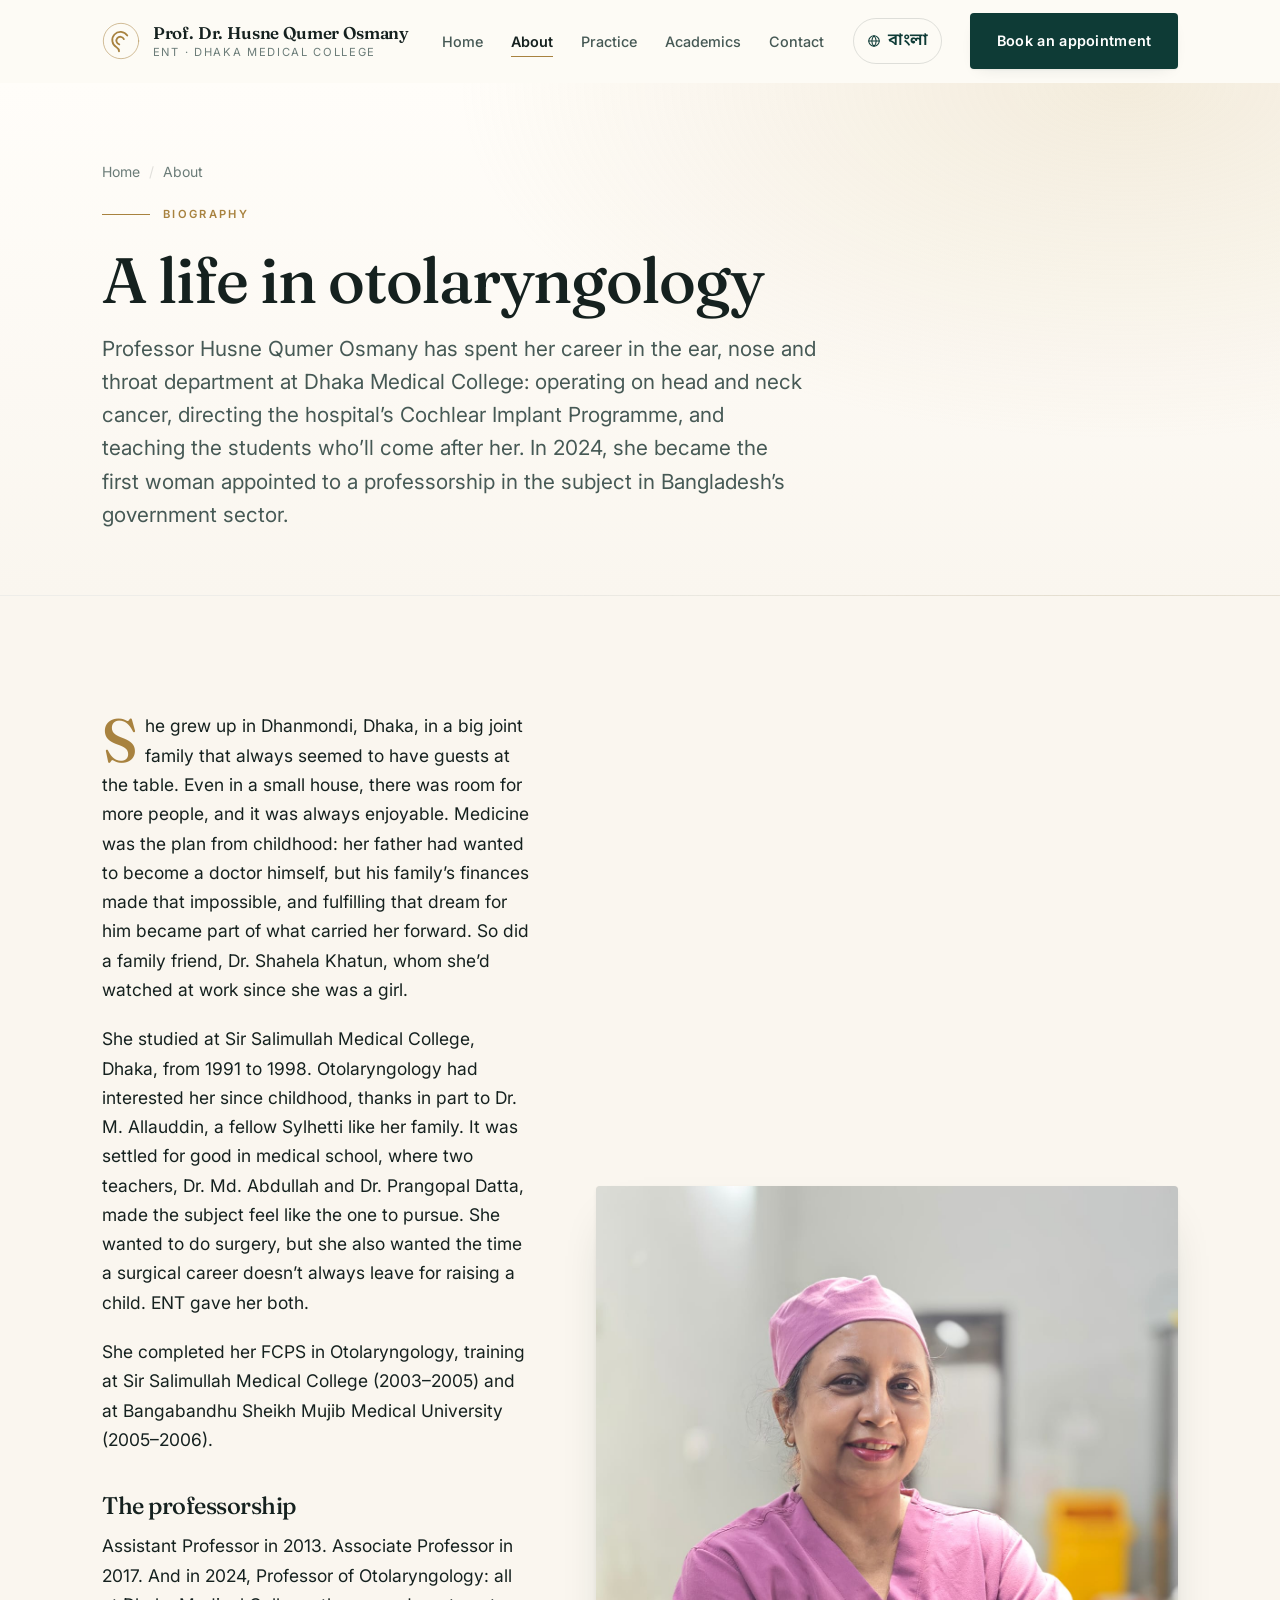
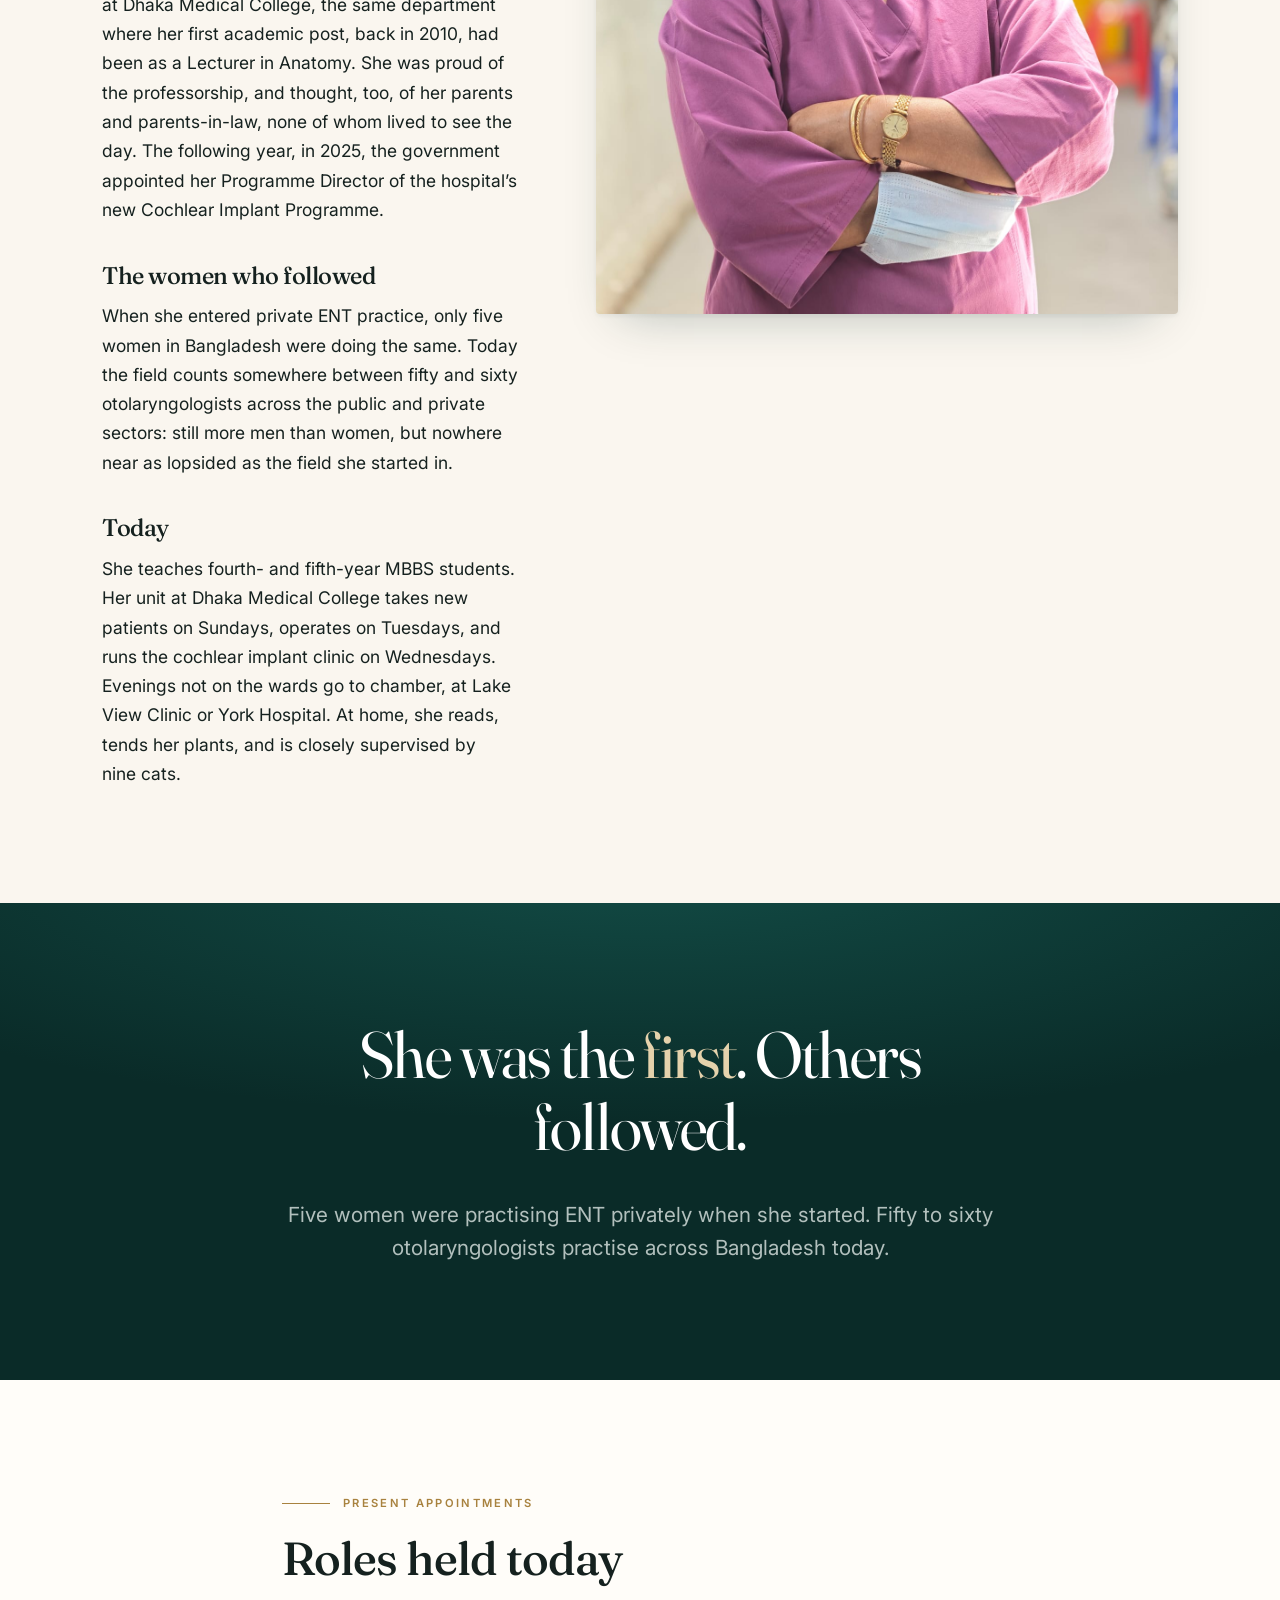
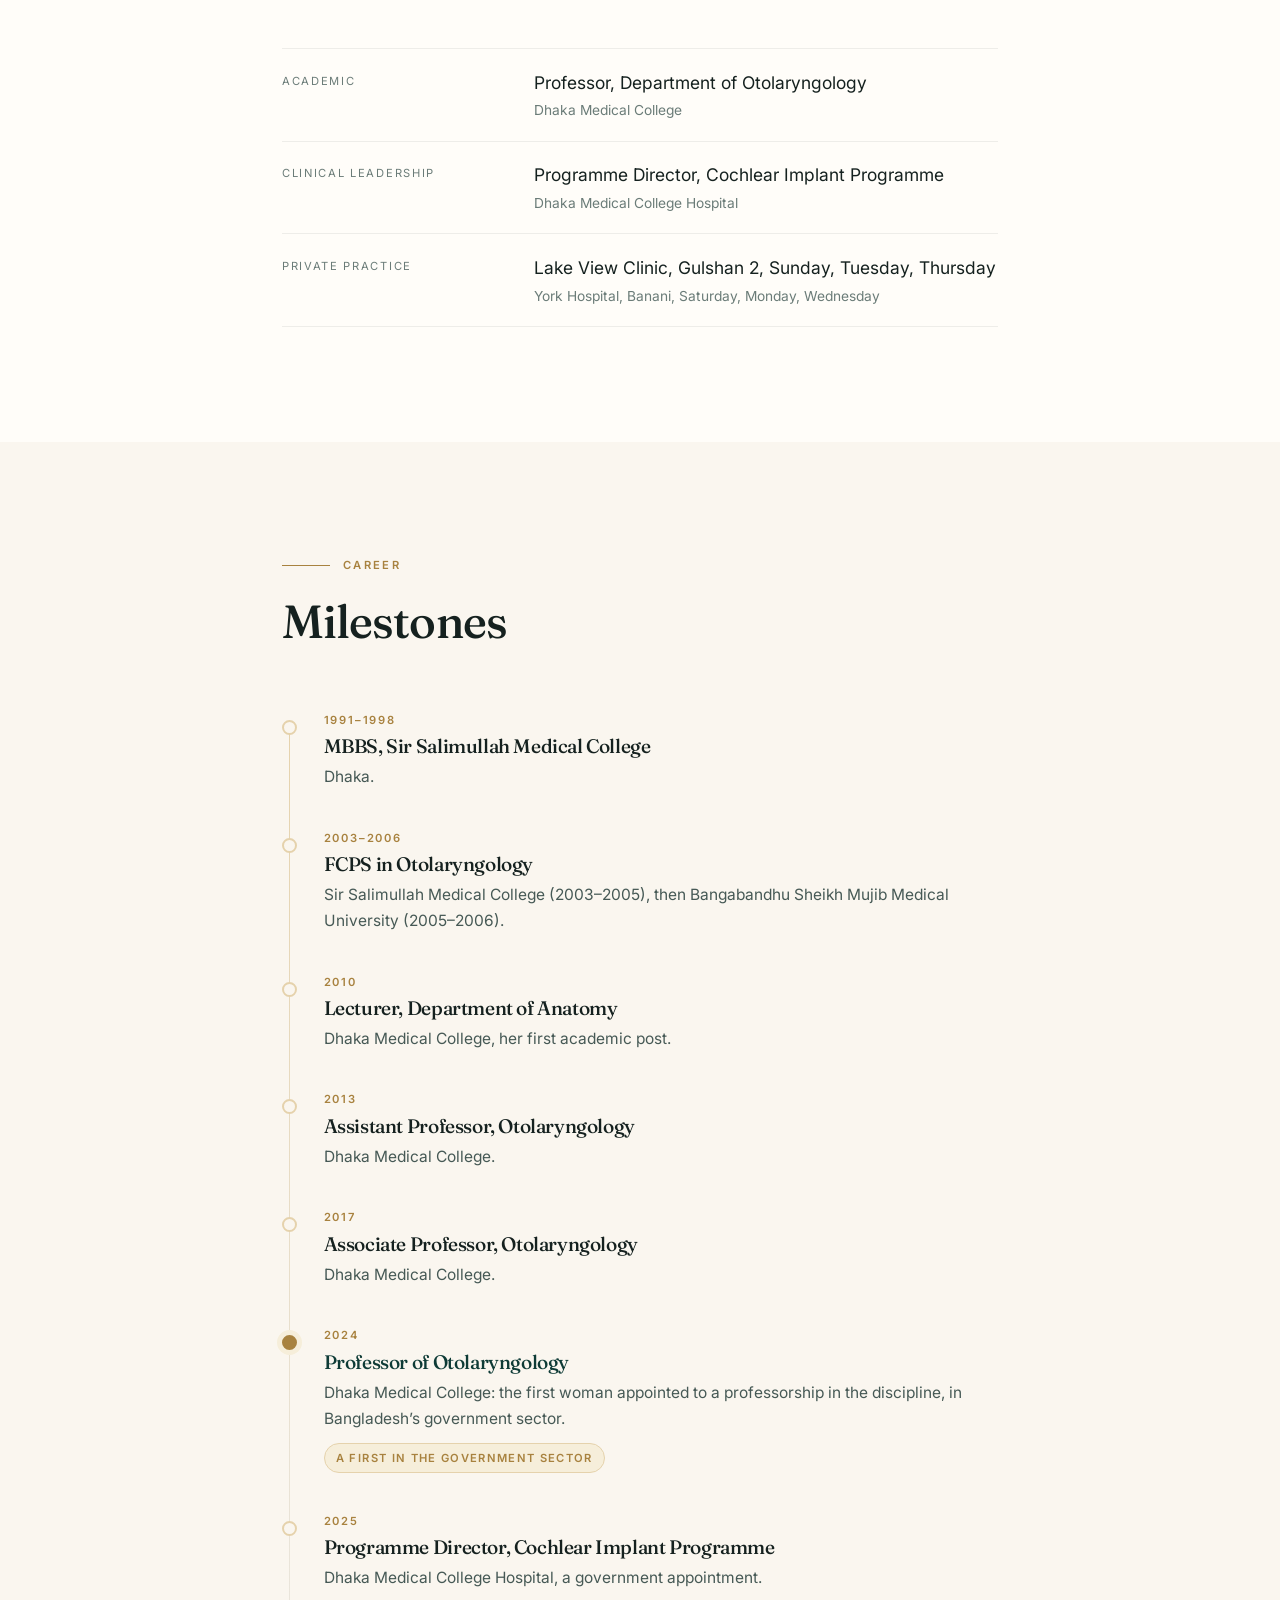
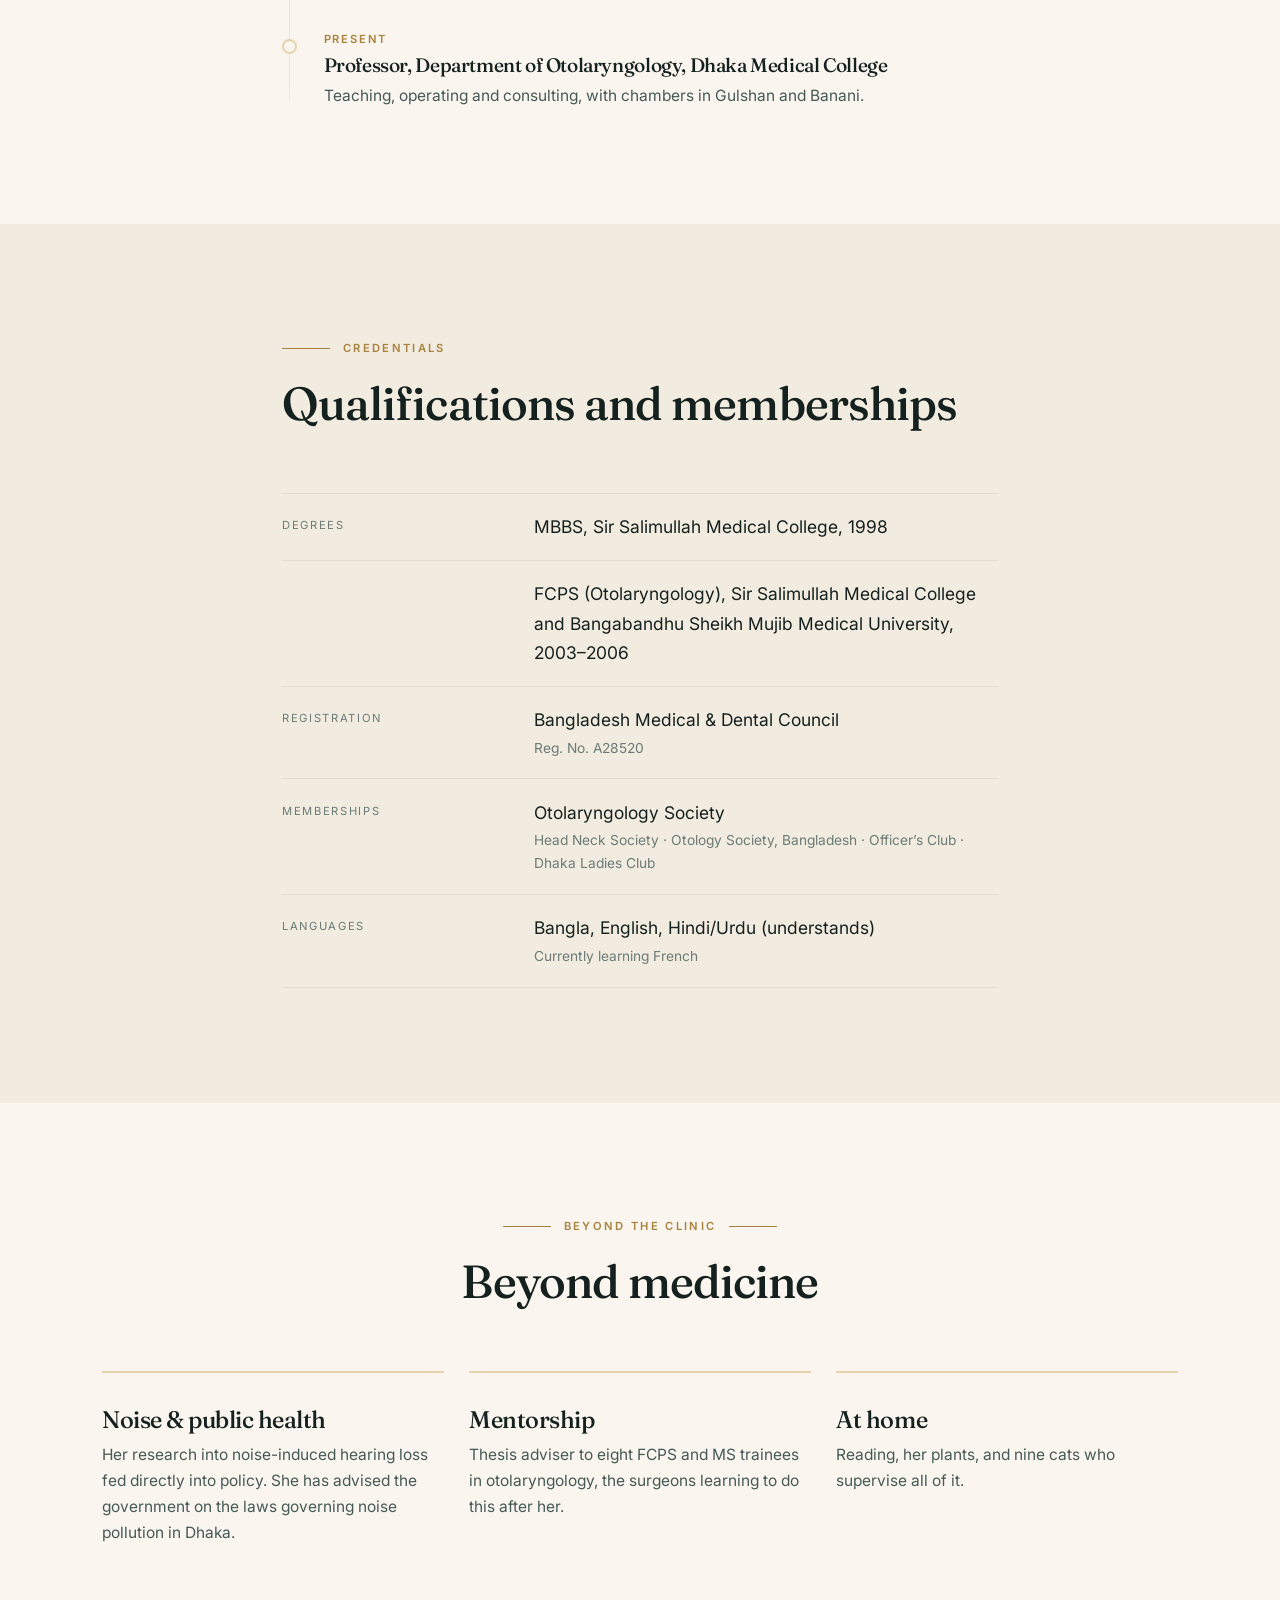
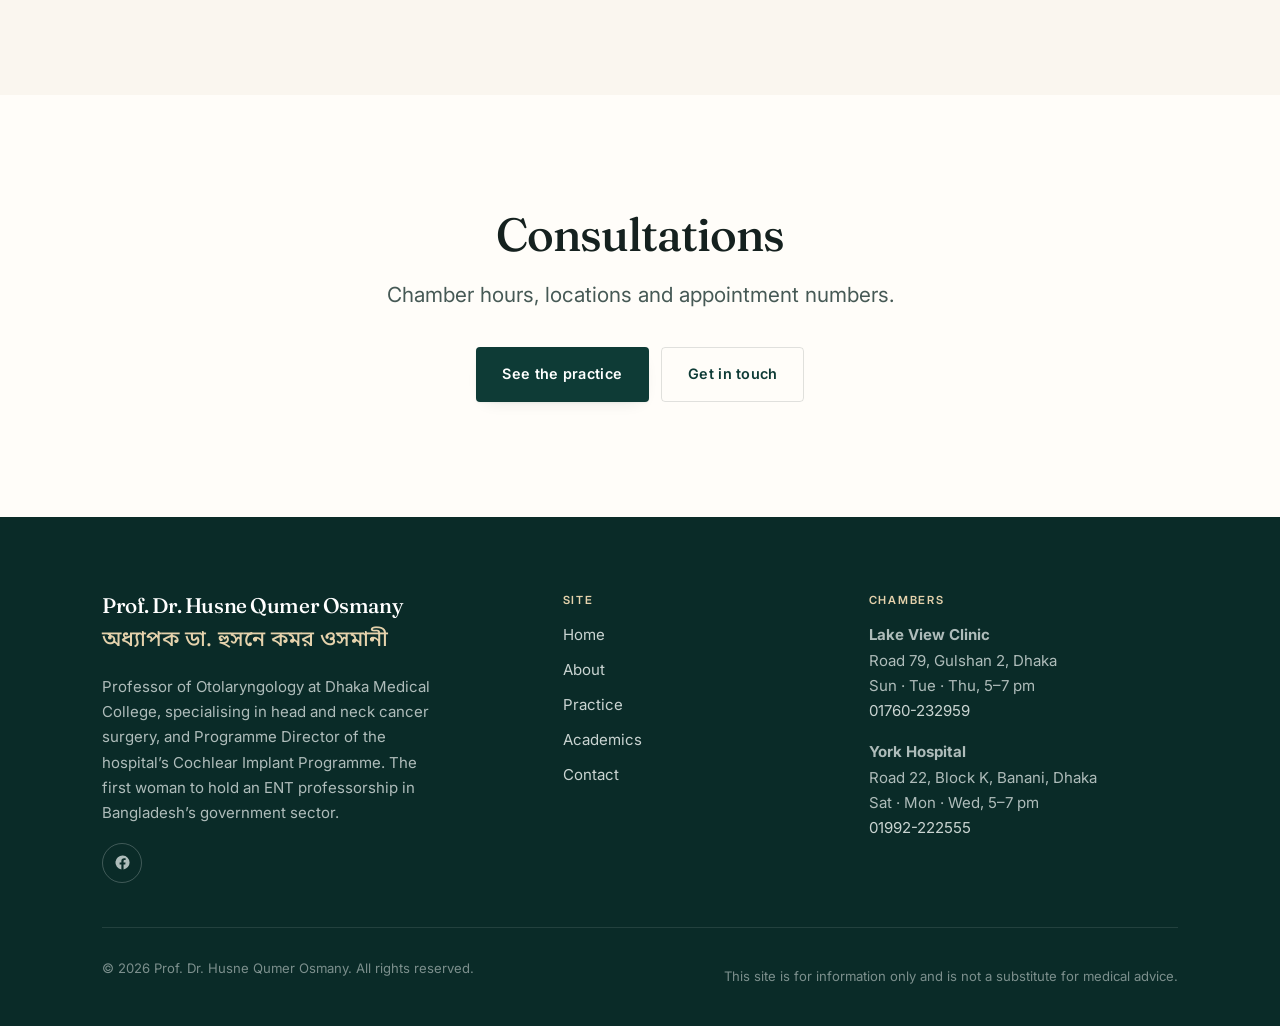
<file: about.html>
<!DOCTYPE html>
<html lang="en">
<head>
<meta charset="utf-8">
<meta name="viewport" content="width=device-width, initial-scale=1">
<title>About &middot; Prof. Dr. Husne Qumer Osmany</title>
<meta name="description" content="The life and career of Prof. Dr. Husne Qumer Osmany, from Dhanmondi to Dhaka Medical College, and the first female Professor of Otolaryngology in Bangladesh's government sector.">
<link rel="canonical" href="https://drosmany.com/about.html">
<link rel="alternate" hreflang="en" href="https://drosmany.com/about.html">
<link rel="alternate" hreflang="bn" href="https://drosmany.com/bn/about.html">
<link rel="alternate" hreflang="x-default" href="https://drosmany.com/about.html">

<meta property="og:type" content="website">
<meta property="og:title" content="About &middot; Prof. Dr. Husne Qumer Osmany">
<meta property="og:description" content="The life and career of Prof. Dr. Husne Qumer Osmany, from Dhanmondi to Dhaka Medical College, and the first female Professor of Otolaryngology in Bangladesh's government sector.">
<meta property="og:image" content="https://drosmany.com/assets/img/og-image.jpg">
<meta property="og:locale" content="en_GB">
<meta property="og:locale:alternate" content="bn_BD">
<meta name="twitter:card" content="summary_large_image">

<link rel="icon" href="assets/img/favicon.svg" type="image/svg+xml">
<link rel="preconnect" href="https://fonts.googleapis.com">
<link rel="preconnect" href="https://fonts.gstatic.com" crossorigin>
<link rel="stylesheet" href="https://fonts.googleapis.com/css2?family=Fraunces:opsz,wght@9..144,300..600&family=Inter:wght@400;500;600&family=Noto+Sans+Bengali:wght@400;500;600&display=swap">
<link rel="stylesheet" href="assets/css/styles.css">
</head>
<body>

<a class="skip-link" href="#main">Skip to content</a>

<header class="site-header site-header--solid" id="site-header">
  <div class="wrap site-header__inner">
    <a class="brand" href="index.html">
      <span class="brand__mark" aria-hidden="true">
        <svg viewBox="0 0 40 40" fill="none" stroke="currentColor" stroke-linecap="round">
          <circle cx="20" cy="20" r="18.6" stroke-width="1" stroke-opacity=".55"/>
          <path d="M26.6 14.2a8.6 8.6 0 1 0-11.3 12.3c1.9 1.1 2.6 2.4 2.6 4.3" stroke-width="1.9"/>
          <path d="M23 18a4.1 4.1 0 1 0-4.8 5.6" stroke-width="1.9"/>
        </svg>
      </span>
      <span class="brand__text">
        <span class="brand__name">Prof. Dr. Husne Qumer Osmany</span>
        <span class="brand__role">ENT &middot; Dhaka Medical College</span>
      </span>
    </a>

    <button class="nav-toggle" type="button" aria-expanded="false" aria-controls="primary-nav">
      <span></span><span></span><span></span>
      <span class="visually-hidden">Menu</span>
    </button>

    <nav class="nav" id="primary-nav" aria-label="Primary">
      <ul class="nav__list">
        <li><a class="nav__link" href="index.html">Home</a></li>
        <li><a class="nav__link" href="about.html" aria-current="page">About</a></li>
        <li><a class="nav__link" href="practice.html">Practice</a></li>
        <li><a class="nav__link" href="academics.html">Academics</a></li>
        <li><a class="nav__link" href="contact.html">Contact</a></li>
      </ul>
      <a class="lang-switch" lang="bn" href="bn/about.html">
        <svg viewBox="0 0 24 24" fill="none" stroke="currentColor" stroke-width="1.8" stroke-linecap="round" stroke-linejoin="round" aria-hidden="true"><circle cx="12" cy="12" r="9"/><path d="M3 12h18M12 3c2.5 2.7 3.8 6 3.8 9s-1.3 6.3-3.8 9c-2.5-2.7-3.8-6-3.8-9s1.3-6.3 3.8-9z"/></svg>
        বাংলা
      </a>
      <a class="btn btn--primary nav__cta" href="contact.html">Book an appointment</a>
    </nav>
  </div>
</header>

<main id="main">

  <section class="page-head">
    <div class="wrap">
      <ol class="crumbs">
        <li><a href="index.html">Home</a></li>
        <li>About</li>
      </ol>
      <p class="eyebrow">Biography</p>
      <h1>A life in otolaryngology</h1>
      <p class="lede">
        Professor Husne Qumer Osmany has spent her career in the ear, nose
        and throat department at Dhaka Medical College: operating on head
        and neck cancer, directing the hospital&rsquo;s Cochlear Implant
        Programme, and teaching the students who&rsquo;ll come after her. In
        2024, she became the first woman appointed to a professorship in the
        subject in Bangladesh&rsquo;s government sector.
      </p>
    </div>
  </section>

  <!-- ====================== BIOGRAPHY ====================== -->
  <section class="section">
    <div class="wrap split split--reverse">

      <div class="split__media" data-reveal>
        <!-- A second, different photograph (a ward round, a teaching moment,
             receiving an award) would work even better here than repeating
             the hero image. Swap this src if one becomes available:
             <img src="assets/img/portrait-2.jpg" alt="..."> -->
        <img src="assets/img/portrait.jpg" alt="Prof. Dr. Husne Qumer Osmany in the operating theatre" width="1280" height="1599">
      </div>

      <div class="prose" data-reveal>
        <p class="dropcap">
          She grew up in Dhanmondi, Dhaka, in a big joint family that always
          seemed to have guests at the table. Even in a small house, there
          was room for more people, and it was always enjoyable. Medicine was
          the plan from childhood: her father had wanted to become a doctor
          himself, but his family&rsquo;s finances made that impossible, and
          fulfilling that dream for him became part of what carried her
          forward. So did a family friend, Dr. Shahela Khatun, whom
          she&rsquo;d watched at work since she was a girl.
        </p>
        <p>
          She studied at Sir Salimullah Medical College, Dhaka, from 1991 to
          1998. Otolaryngology had interested her since childhood, thanks in
          part to Dr. M. Allauddin, a fellow Sylhetti like her family. It was
          settled for good in medical school, where two teachers, Dr. Md.
          Abdullah and Dr. Prangopal Datta, made the subject feel like the
          one to pursue. She wanted to do surgery, but she also wanted the
          time a surgical career doesn&rsquo;t always leave for raising a
          child. ENT gave her both.
        </p>
        <p>
          She completed her FCPS in Otolaryngology, training at Sir
          Salimullah Medical College (2003&ndash;2005) and at Bangabandhu
          Sheikh Mujib Medical University (2005&ndash;2006).
        </p>

        <h3>The professorship</h3>
        <p>
          Assistant Professor in 2013. Associate Professor in 2017. And in
          2024, Professor of Otolaryngology: all at Dhaka Medical College,
          the same department where her first academic post, back in 2010,
          had been as a Lecturer in Anatomy. She was proud of the
          professorship, and thought, too, of her parents and parents-in-law,
          none of whom lived to see the day. The following year, in 2025, the
          government appointed her Programme Director of the hospital&rsquo;s
          new Cochlear Implant Programme.
        </p>

        <h3>The women who followed</h3>
        <p>
          When she entered private ENT practice, only five women in
          Bangladesh were doing the same. Today the field counts somewhere
          between fifty and sixty otolaryngologists across the public and
          private sectors: still more men than women, but nowhere near as
          lopsided as the field she started in.
        </p>

        <h3>Today</h3>
        <p>
          She teaches fourth- and fifth-year MBBS students. Her unit at Dhaka
          Medical College takes new patients on Sundays, operates on
          Tuesdays, and runs the cochlear implant clinic on Wednesdays.
          Evenings not on the wards go to chamber, at Lake View Clinic or
          York Hospital. At home, she reads, tends her plants, and is
          closely supervised by nine cats.
        </p>
      </div>

    </div>
  </section>

  <!-- ====================== MILESTONE CALLOUT ====================== -->
  <section class="section section--dark milestone">
    <div class="wrap">
      <blockquote data-reveal>
        She was the <em>first</em>. Others followed.
      </blockquote>
      <p class="milestone__note" data-reveal>
        Five women were practising ENT privately when she started. Fifty to
        sixty otolaryngologists practise across Bangladesh today.
      </p>
    </div>
  </section>

  <!-- ====================== CURRENT ROLES ====================== -->
  <section class="section section--paper">
    <div class="wrap wrap--narrow">
      <div class="section-head">
        <p class="eyebrow">Present appointments</p>
        <h2>Roles held today</h2>
      </div>

      <dl class="deflist" data-reveal>
        <div>
          <dt>Academic</dt>
          <dd>
            Professor, Department of Otolaryngology
            <small>Dhaka Medical College</small>
          </dd>
        </div>
        <div>
          <dt>Clinical leadership</dt>
          <dd>
            Programme Director, Cochlear Implant Programme
            <small>Dhaka Medical College Hospital</small>
          </dd>
        </div>
        <div>
          <dt>Private practice</dt>
          <dd>
            Lake View Clinic, Gulshan 2, Sunday, Tuesday, Thursday
            <small>York Hospital, Banani, Saturday, Monday, Wednesday</small>
          </dd>
        </div>
      </dl>
    </div>
  </section>

  <!-- ====================== TIMELINE ====================== -->
  <section class="section">
    <div class="wrap wrap--narrow">
      <div class="section-head">
        <p class="eyebrow">Career</p>
        <h2>Milestones</h2>
      </div>

      <ol class="timeline">
        <li data-reveal>
          <span class="timeline__year">1991&ndash;1998</span>
          <h3>MBBS, Sir Salimullah Medical College</h3>
          <p>Dhaka.</p>
        </li>
        <li data-reveal>
          <span class="timeline__year">2003&ndash;2006</span>
          <h3>FCPS in Otolaryngology</h3>
          <p>Sir Salimullah Medical College (2003&ndash;2005), then Bangabandhu Sheikh Mujib Medical University (2005&ndash;2006).</p>
        </li>
        <li data-reveal>
          <span class="timeline__year">2010</span>
          <h3>Lecturer, Department of Anatomy</h3>
          <p>Dhaka Medical College, her first academic post.</p>
        </li>
        <li data-reveal>
          <span class="timeline__year">2013</span>
          <h3>Assistant Professor, Otolaryngology</h3>
          <p>Dhaka Medical College.</p>
        </li>
        <li data-reveal>
          <span class="timeline__year">2017</span>
          <h3>Associate Professor, Otolaryngology</h3>
          <p>Dhaka Medical College.</p>
        </li>
        <li class="is-milestone" data-reveal>
          <span class="timeline__year">2024</span>
          <h3>Professor of Otolaryngology</h3>
          <p>
            Dhaka Medical College: the first woman appointed to a
            professorship in the discipline, in Bangladesh&rsquo;s government
            sector.
          </p>
          <span class="timeline__flag">A first in the government sector</span>
        </li>
        <li data-reveal>
          <span class="timeline__year">2025</span>
          <h3>Programme Director, Cochlear Implant Programme</h3>
          <p>Dhaka Medical College Hospital, a government appointment.</p>
        </li>
        <li data-reveal>
          <span class="timeline__year">Present</span>
          <h3>Professor, Department of Otolaryngology, Dhaka Medical College</h3>
          <p>Teaching, operating and consulting, with chambers in Gulshan and Banani.</p>
        </li>
      </ol>
    </div>
  </section>

  <!-- ====================== CREDENTIALS ====================== -->
  <section class="section section--ivory-deep">
    <div class="wrap wrap--narrow">
      <div class="section-head">
        <p class="eyebrow">Credentials</p>
        <h2>Qualifications and memberships</h2>
      </div>

      <dl class="deflist" data-reveal>
        <div>
          <dt>Degrees</dt>
          <dd>
            MBBS, Sir Salimullah Medical College, 1998
          </dd>
        </div>
        <div>
          <dt></dt>
          <dd>FCPS (Otolaryngology), Sir Salimullah Medical College and Bangabandhu Sheikh Mujib Medical University, 2003&ndash;2006</dd>
        </div>
        <div>
          <dt>Registration</dt>
          <dd>
            Bangladesh Medical &amp; Dental Council
            <small>Reg. No. A28520</small>
          </dd>
        </div>
        <div>
          <dt>Memberships</dt>
          <dd>
            Otolaryngology Society
            <small>Head Neck Society &middot; Otology Society, Bangladesh &middot; Officer&rsquo;s Club &middot; Dhaka Ladies Club</small>
          </dd>
        </div>
        <div>
          <dt>Languages</dt>
          <dd>Bangla, English, Hindi/Urdu (understands)<small>Currently learning French</small></dd>
        </div>
      </dl>
    </div>
  </section>

  <!-- ====================== BEYOND MEDICINE ====================== -->
  <section class="section">
    <div class="wrap">
      <div class="section-head section-head--center">
        <p class="eyebrow eyebrow--center">Beyond the clinic</p>
        <h2>Beyond medicine</h2>
      </div>

      <div class="grid grid--3">
        <article class="card card--rule" data-reveal>
          <h3>Noise &amp; public health</h3>
          <p>Her research into noise-induced hearing loss fed directly into policy. She has advised the government on the laws governing noise pollution in Dhaka.</p>
        </article>
        <article class="card card--rule" data-reveal>
          <h3>Mentorship</h3>
          <p>Thesis adviser to eight FCPS and MS trainees in otolaryngology, the surgeons learning to do this after her.</p>
        </article>
        <article class="card card--rule" data-reveal>
          <h3>At home</h3>
          <p>Reading, her plants, and nine cats who supervise all of it.</p>
        </article>
      </div>
    </div>
  </section>

  <section class="section section--paper cta-band">
    <div class="wrap">
      <h2>Consultations</h2>
      <p class="lede">Chamber hours, locations and appointment numbers.</p>
      <div class="btn-row">
        <a class="btn btn--primary" href="practice.html">See the practice</a>
        <a class="btn btn--ghost" href="contact.html">Get in touch</a>
      </div>
    </div>
  </section>
</main>

<footer class="site-footer">
  <div class="wrap">
    <div class="site-footer__grid">
      <div>
        <h2>Prof. Dr. Husne Qumer Osmany</h2>
        <p class="name-bn" lang="bn">অধ্যাপক ডা. হুসনে কমর ওসমানী</p>
        <p class="site-footer__tag">
          Professor of Otolaryngology at Dhaka Medical College, specialising
          in head and neck cancer surgery, and Programme Director of the
          hospital&rsquo;s Cochlear Implant Programme. The first woman to
          hold an ENT professorship in Bangladesh&rsquo;s government sector.
        </p>
        <ul class="social">
          <li>
            <a href="https://www.facebook.com/profile.php?id=61558987224387" target="_blank" rel="noopener" aria-label="Facebook page">
              <svg viewBox="0 0 24 24" fill="currentColor" aria-hidden="true"><path d="M22 12a10 10 0 1 0-11.6 9.9v-7H7.9V12h2.5V9.8c0-2.5 1.5-3.9 3.8-3.9 1.1 0 2.2.2 2.2.2v2.5h-1.3c-1.2 0-1.6.8-1.6 1.6V12h2.8l-.4 2.9h-2.4v7A10 10 0 0 0 22 12z"/></svg>
            </a>
          </li>
        </ul>
      </div>
      <div>
        <h3>Site</h3>
        <ul>
          <li><a href="index.html">Home</a></li>
          <li><a href="about.html">About</a></li>
          <li><a href="practice.html">Practice</a></li>
          <li><a href="academics.html">Academics</a></li>
          <li><a href="contact.html">Contact</a></li>
        </ul>
      </div>
      <div>
        <h3>Chambers</h3>
        <ul>
          <li>
            <strong>Lake View Clinic</strong><br>
            Road 79, Gulshan 2, Dhaka<br>
            Sun &middot; Tue &middot; Thu, 5–7&nbsp;pm<br>
            <a href="tel:+8801760232959">01760-232959</a>
          </li>
          <li style="margin-top:1rem;">
            <strong>York Hospital</strong><br>
            Road 22, Block K, Banani, Dhaka<br>
            Sat &middot; Mon &middot; Wed, 5–7&nbsp;pm<br>
            <a href="tel:+8801992222555">01992-222555</a>
          </li>
        </ul>
      </div>
    </div>
    <div class="site-footer__bottom">
      <p>&copy; <span data-year>2026</span> Prof. Dr. Husne Qumer Osmany. All rights reserved.</p>
      <p>This site is for information only and is not a substitute for medical advice.</p>
    </div>
  </div>
</footer>

<script src="assets/js/main.js"></script>
</body>
</html>
</file>
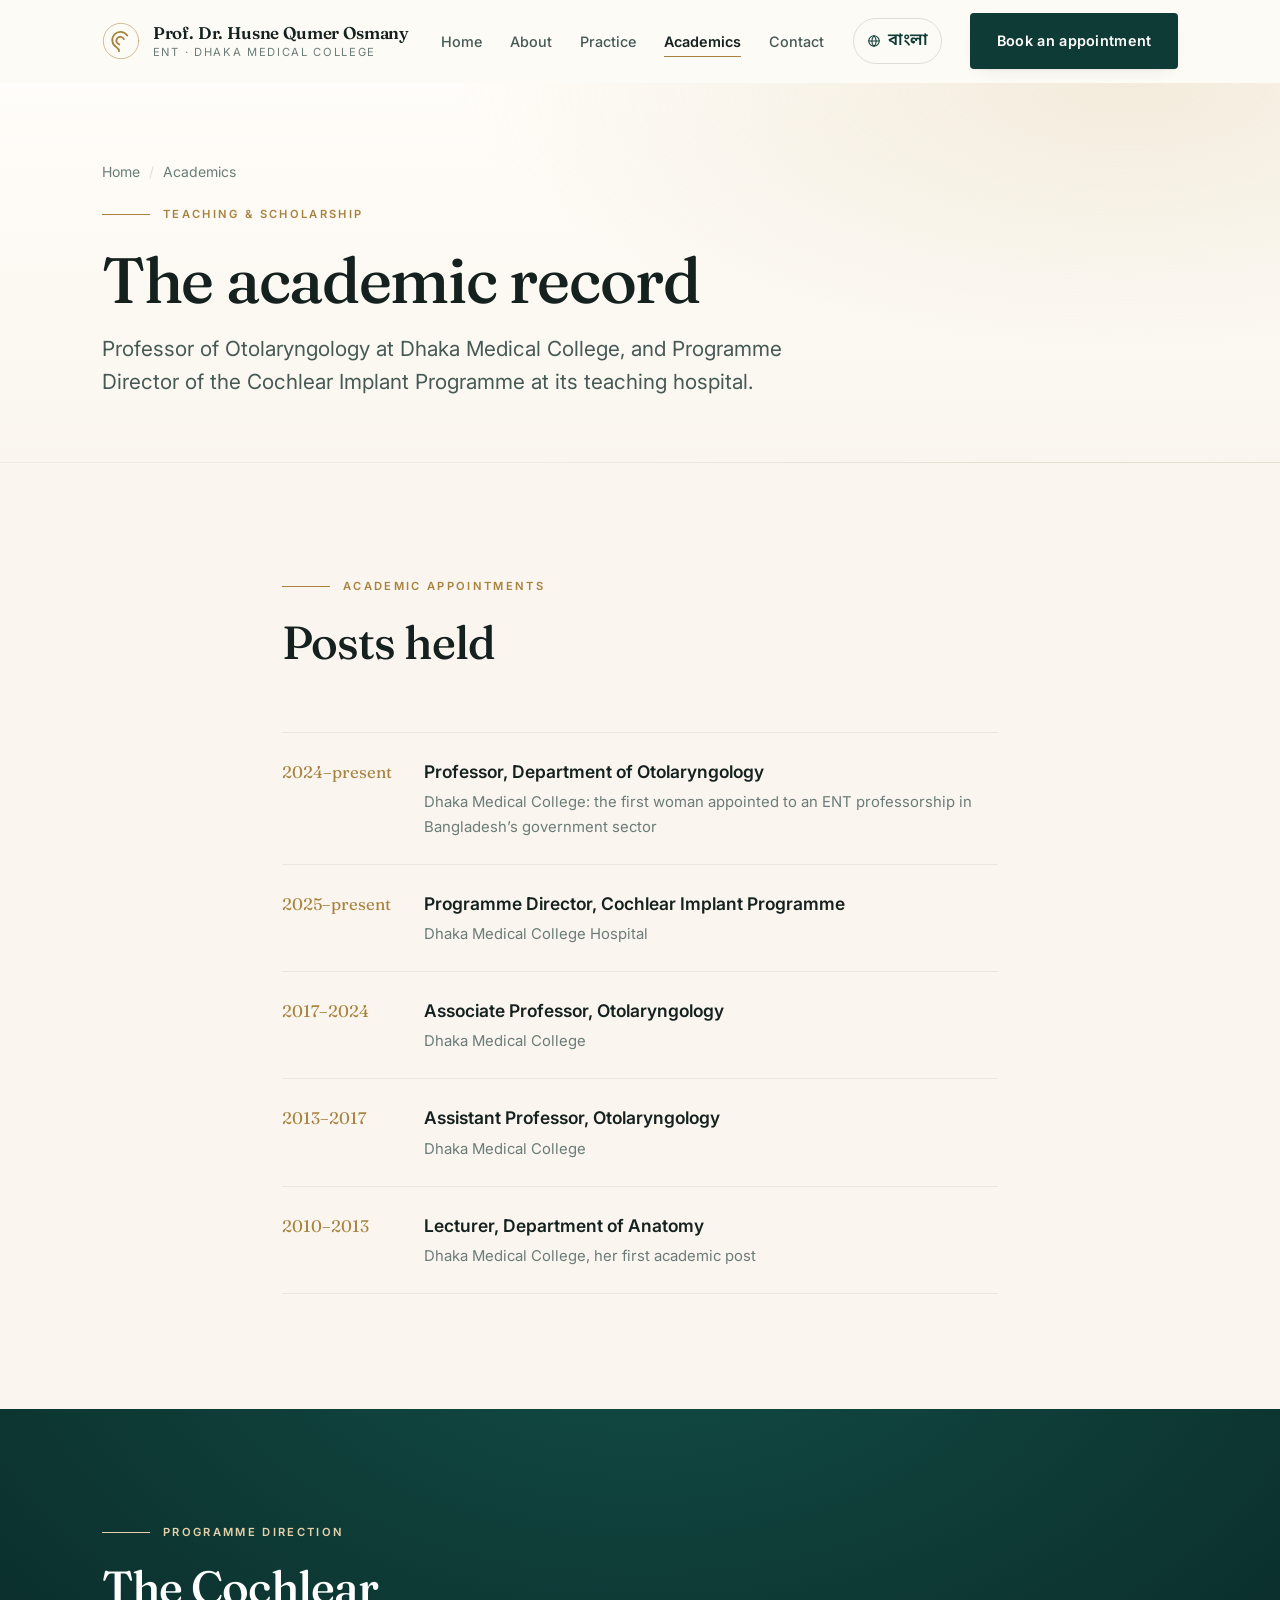
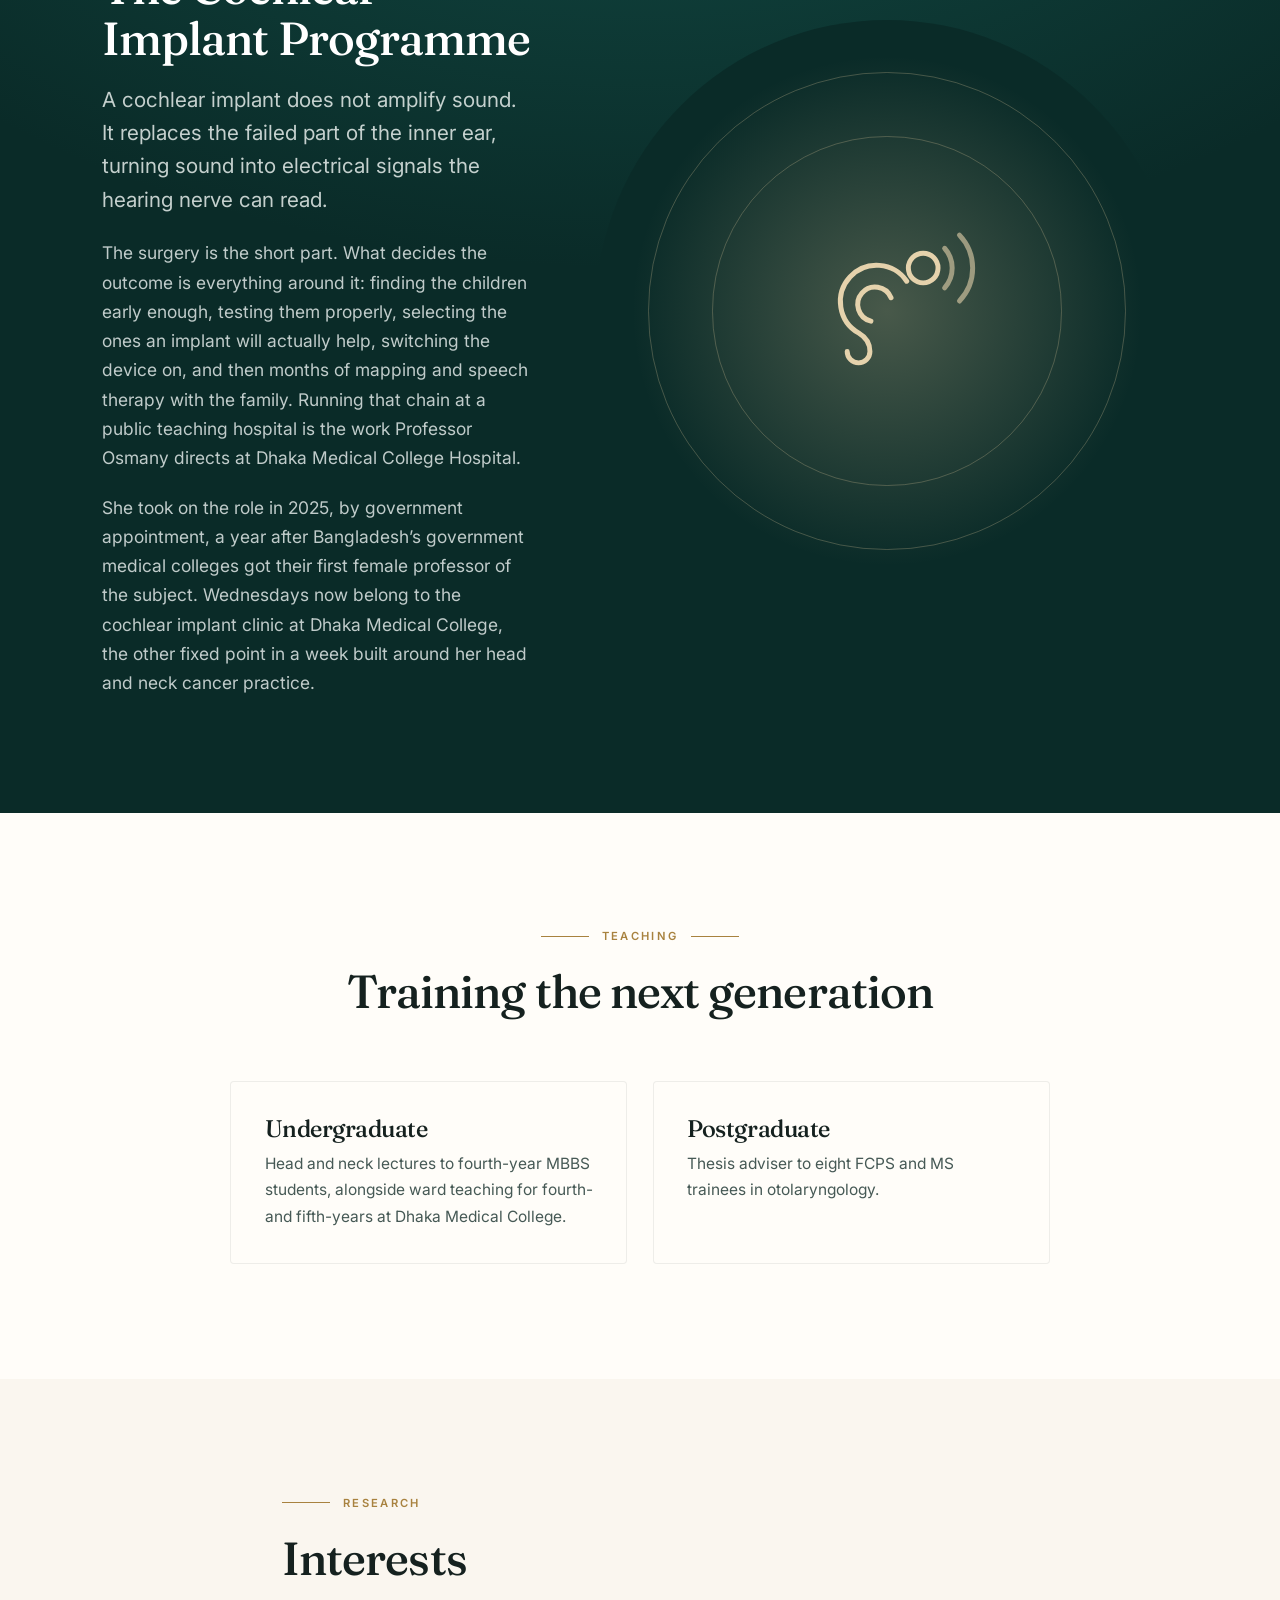
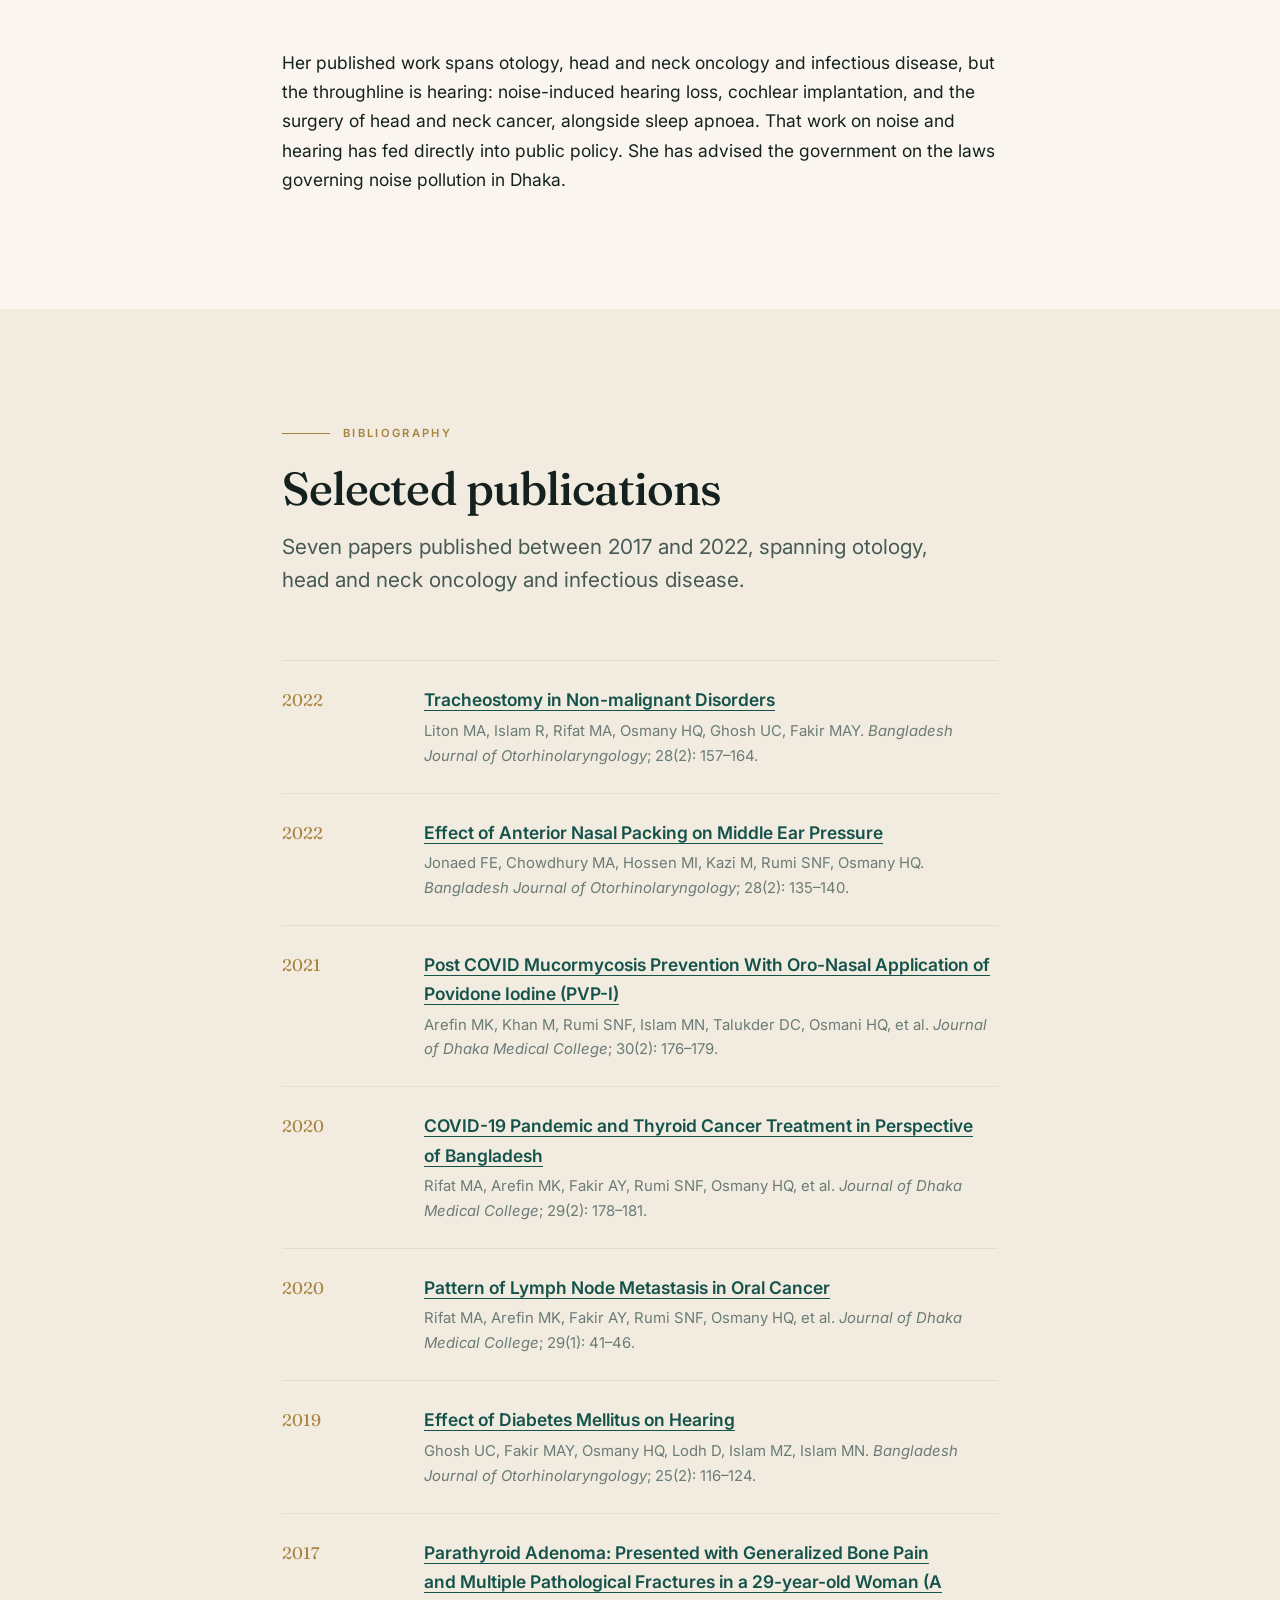
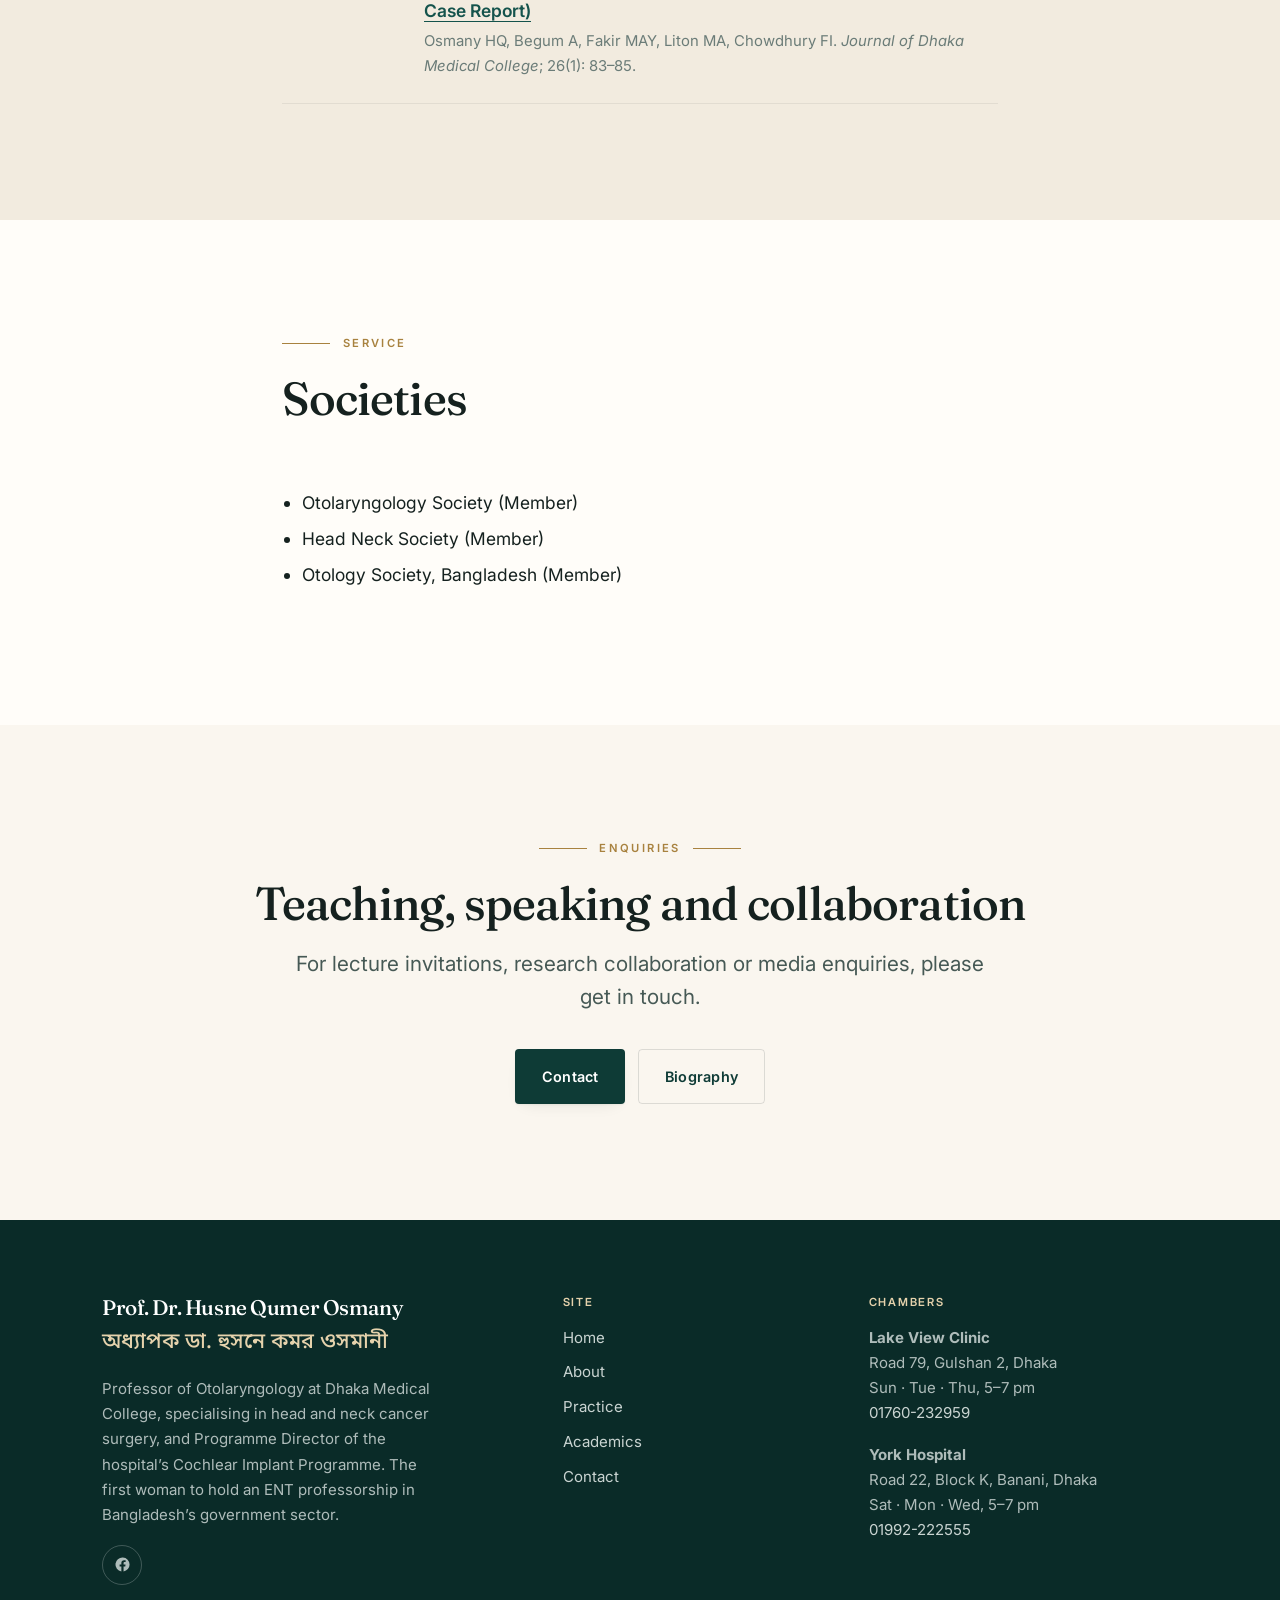
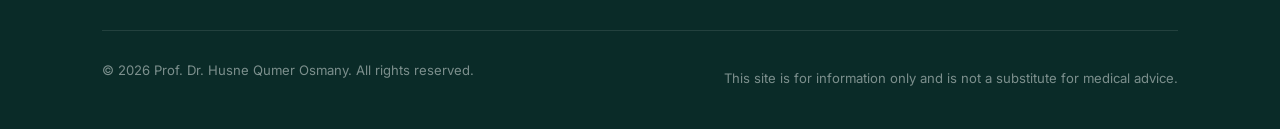
<file: academics.html>
<!DOCTYPE html>
<html lang="en">
<head>
<meta charset="utf-8">
<meta name="viewport" content="width=device-width, initial-scale=1">
<title>Academics &middot; Prof. Dr. Husne Qumer Osmany</title>
<meta name="description" content="Academic career, the Cochlear Implant Programme, teaching and published research of Prof. Dr. Husne Qumer Osmany, Professor of Otolaryngology at Dhaka Medical College.">
<link rel="canonical" href="https://drosmany.com/academics.html">
<link rel="alternate" hreflang="en" href="https://drosmany.com/academics.html">
<link rel="alternate" hreflang="bn" href="https://drosmany.com/bn/academics.html">
<link rel="alternate" hreflang="x-default" href="https://drosmany.com/academics.html">

<meta property="og:type" content="website">
<meta property="og:title" content="Academics &middot; Prof. Dr. Husne Qumer Osmany">
<meta property="og:description" content="Academic career, the Cochlear Implant Programme, teaching and published research of Prof. Dr. Husne Qumer Osmany, Professor of Otolaryngology at Dhaka Medical College.">
<meta property="og:image" content="https://drosmany.com/assets/img/og-image.jpg">
<meta property="og:locale" content="en_GB">
<meta property="og:locale:alternate" content="bn_BD">
<meta name="twitter:card" content="summary_large_image">

<link rel="icon" href="assets/img/favicon.svg" type="image/svg+xml">
<link rel="preconnect" href="https://fonts.googleapis.com">
<link rel="preconnect" href="https://fonts.gstatic.com" crossorigin>
<link rel="stylesheet" href="https://fonts.googleapis.com/css2?family=Fraunces:opsz,wght@9..144,300..600&family=Inter:wght@400;500;600&family=Noto+Sans+Bengali:wght@400;500;600&display=swap">
<link rel="stylesheet" href="assets/css/styles.css">
</head>
<body>

<a class="skip-link" href="#main">Skip to content</a>

<header class="site-header site-header--solid" id="site-header">
  <div class="wrap site-header__inner">
    <a class="brand" href="index.html">
      <span class="brand__mark" aria-hidden="true">
        <svg viewBox="0 0 40 40" fill="none" stroke="currentColor" stroke-linecap="round">
          <circle cx="20" cy="20" r="18.6" stroke-width="1" stroke-opacity=".55"/>
          <path d="M26.6 14.2a8.6 8.6 0 1 0-11.3 12.3c1.9 1.1 2.6 2.4 2.6 4.3" stroke-width="1.9"/>
          <path d="M23 18a4.1 4.1 0 1 0-4.8 5.6" stroke-width="1.9"/>
        </svg>
      </span>
      <span class="brand__text">
        <span class="brand__name">Prof. Dr. Husne Qumer Osmany</span>
        <span class="brand__role">ENT &middot; Dhaka Medical College</span>
      </span>
    </a>

    <button class="nav-toggle" type="button" aria-expanded="false" aria-controls="primary-nav">
      <span></span><span></span><span></span>
      <span class="visually-hidden">Menu</span>
    </button>

    <nav class="nav" id="primary-nav" aria-label="Primary">
      <ul class="nav__list">
        <li><a class="nav__link" href="index.html">Home</a></li>
        <li><a class="nav__link" href="about.html">About</a></li>
        <li><a class="nav__link" href="practice.html">Practice</a></li>
        <li><a class="nav__link" href="academics.html" aria-current="page">Academics</a></li>
        <li><a class="nav__link" href="contact.html">Contact</a></li>
      </ul>
      <a class="lang-switch" lang="bn" href="bn/academics.html">
        <svg viewBox="0 0 24 24" fill="none" stroke="currentColor" stroke-width="1.8" stroke-linecap="round" stroke-linejoin="round" aria-hidden="true"><circle cx="12" cy="12" r="9"/><path d="M3 12h18M12 3c2.5 2.7 3.8 6 3.8 9s-1.3 6.3-3.8 9c-2.5-2.7-3.8-6-3.8-9s1.3-6.3 3.8-9z"/></svg>
        বাংলা
      </a>
      <a class="btn btn--primary nav__cta" href="contact.html">Book an appointment</a>
    </nav>
  </div>
</header>

<main id="main">

  <section class="page-head">
    <div class="wrap">
      <ol class="crumbs">
        <li><a href="index.html">Home</a></li>
        <li>Academics</li>
      </ol>
      <p class="eyebrow">Teaching &amp; scholarship</p>
      <h1>The academic record</h1>
      <p class="lede">
        Professor of Otolaryngology at Dhaka Medical College, and Programme
        Director of the Cochlear Implant Programme at its teaching hospital.
      </p>
    </div>
  </section>

  <!-- ====================== APPOINTMENTS ====================== -->
  <section class="section">
    <div class="wrap wrap--narrow">
      <div class="section-head">
        <p class="eyebrow">Academic appointments</p>
        <h2>Posts held</h2>
      </div>

      <ol class="entries" data-reveal>
        <li>
          <span class="entries__year">2024&ndash;present</span>
          <div>
            <p class="entries__title">Professor, Department of Otolaryngology</p>
            <p class="entries__meta">
              Dhaka Medical College: the first woman appointed to an ENT
              professorship in Bangladesh&rsquo;s government sector
            </p>
          </div>
        </li>
        <li>
          <span class="entries__year">2025&ndash;present</span>
          <div>
            <p class="entries__title">Programme Director, Cochlear Implant Programme</p>
            <p class="entries__meta">Dhaka Medical College Hospital</p>
          </div>
        </li>
        <li>
          <span class="entries__year">2017&ndash;2024</span>
          <div>
            <p class="entries__title">Associate Professor, Otolaryngology</p>
            <p class="entries__meta">Dhaka Medical College</p>
          </div>
        </li>
        <li>
          <span class="entries__year">2013&ndash;2017</span>
          <div>
            <p class="entries__title">Assistant Professor, Otolaryngology</p>
            <p class="entries__meta">Dhaka Medical College</p>
          </div>
        </li>
        <li>
          <span class="entries__year">2010&ndash;2013</span>
          <div>
            <p class="entries__title">Lecturer, Department of Anatomy</p>
            <p class="entries__meta">Dhaka Medical College, her first academic post</p>
          </div>
        </li>
      </ol>
    </div>
  </section>

  <!-- ====================== COCHLEAR IMPLANT PROGRAMME ====================== -->
  <section class="section section--dark">
    <div class="wrap split">
      <div class="prose" data-reveal>
        <p class="eyebrow">Programme direction</p>
        <h2 style="font-size:var(--t-h2);margin-bottom:1.2rem;">The Cochlear Implant Programme</h2>
        <p class="lede" style="margin-bottom:1.4rem;">
          A cochlear implant does not amplify sound. It replaces the failed part
          of the inner ear, turning sound into electrical signals the hearing
          nerve can read.
        </p>
        <p style="color:rgba(238,244,242,.8);">
          The surgery is the short part. What decides the outcome is everything
          around it: finding the children early enough, testing them properly,
          selecting the ones an implant will actually help, switching the device
          on, and then months of mapping and speech therapy with the family.
          Running that chain at a public teaching hospital is the work Professor
          Osmany directs at Dhaka Medical College Hospital.
        </p>
        <p style="color:rgba(238,244,242,.8);">
          She took on the role in 2025, by government appointment, a year
          after Bangladesh&rsquo;s government medical colleges got their
          first female professor of the subject. Wednesdays now belong to
          the cochlear implant clinic at Dhaka Medical College, the other
          fixed point in a week built around her head and neck cancer
          practice.
        </p>
      </div>

      <div class="feature-figure" data-reveal aria-hidden="true">
        <svg viewBox="0 0 120 120" fill="none" stroke="currentColor" stroke-width="3" stroke-linecap="round">
          <path d="M72 42a22 22 0 1 0-29 31.5c4.9 2.9 6.7 6.2 6.7 11.1a6.9 6.9 0 0 1-13.8 0"/>
          <path d="M62.5 52a10.5 10.5 0 1 0-12.2 14.2"/>
          <circle cx="82" cy="34" r="9"/>
          <path d="M95 22a18 18 0 0 1 0 24M104 14a29 29 0 0 1 0 40" stroke-opacity=".6"/>
        </svg>
      </div>
    </div>
  </section>

  <!-- ====================== TEACHING ====================== -->
  <section class="section section--paper">
    <div class="wrap">
      <div class="section-head section-head--center">
        <p class="eyebrow eyebrow--center">Teaching</p>
        <h2>Training the next generation</h2>
      </div>

      <div class="grid grid--2" style="max-width:820px;margin-inline:auto;">
        <article class="card" data-reveal>
          <h3>Undergraduate</h3>
          <p>
            Head and neck lectures to fourth-year MBBS students, alongside
            ward teaching for fourth- and fifth-years at Dhaka Medical College.
          </p>
        </article>
        <article class="card" data-reveal>
          <h3>Postgraduate</h3>
          <p>
            Thesis adviser to eight FCPS and MS trainees in otolaryngology.
          </p>
        </article>
      </div>
    </div>
  </section>

  <!-- ====================== RESEARCH ====================== -->
  <section class="section">
    <div class="wrap wrap--narrow">
      <div class="section-head">
        <p class="eyebrow">Research</p>
        <h2>Interests</h2>
      </div>
      <div class="prose" data-reveal>
        <p>
          Her published work spans otology, head and neck oncology and
          infectious disease, but the throughline is hearing: noise-induced
          hearing loss, cochlear implantation, and the surgery of head and
          neck cancer, alongside sleep apnoea. That work on noise and hearing
          has fed directly into public policy. She has advised the
          government on the laws governing noise pollution in Dhaka.
        </p>
      </div>
    </div>
  </section>

  <!-- ====================== PUBLICATIONS ====================== -->
  <section class="section section--ivory-deep">
    <div class="wrap wrap--narrow">
      <div class="section-head">
        <p class="eyebrow">Bibliography</p>
        <h2>Selected publications</h2>
        <p class="lede">
          Seven papers published between 2017 and 2022, spanning otology,
          head and neck oncology and infectious disease.
        </p>
      </div>

      <ol class="entries" data-reveal>
        <li>
          <span class="entries__year">2022</span>
          <div>
            <p class="entries__title"><a href="https://www.banglajol.info/index.php/BJO/article/view/64299" target="_blank" rel="noopener">Tracheostomy in Non-malignant Disorders</a></p>
            <p class="entries__meta">
              Liton MA, Islam R, Rifat MA, Osmany HQ, Ghosh UC, Fakir MAY. <cite>Bangladesh Journal of Otorhinolaryngology</cite>; 28(2): 157&ndash;164.
            </p>
          </div>
        </li>
        <li>
          <span class="entries__year">2022</span>
          <div>
            <p class="entries__title"><a href="https://banglajol.info/index.php/BJO/article/view/64296" target="_blank" rel="noopener">Effect of Anterior Nasal Packing on Middle Ear Pressure</a></p>
            <p class="entries__meta">
              Jonaed FE, Chowdhury MA, Hossen MI, Kazi M, Rumi SNF, Osmany HQ. <cite>Bangladesh Journal of Otorhinolaryngology</cite>; 28(2): 135&ndash;140.
            </p>
          </div>
        </li>
        <li>
          <span class="entries__year">2021</span>
          <div>
            <p class="entries__title"><a href="https://banglajol.info/index.php/JDMC/article/view/56923" target="_blank" rel="noopener">Post COVID Mucormycosis Prevention With Oro-Nasal Application of Povidone Iodine (PVP-I)</a></p>
            <p class="entries__meta">
              Arefin MK, Khan M, Rumi SNF, Islam MN, Talukder DC, Osmani HQ, et al. <cite>Journal of Dhaka Medical College</cite>; 30(2): 176&ndash;179.
            </p>
          </div>
        </li>
        <li>
          <span class="entries__year">2020</span>
          <div>
            <p class="entries__title"><a href="https://banglajol.info/index.php/JDMC/article/view/51194" target="_blank" rel="noopener">COVID-19 Pandemic and Thyroid Cancer Treatment in Perspective of Bangladesh</a></p>
            <p class="entries__meta">
              Rifat MA, Arefin MK, Fakir AY, Rumi SNF, Osmany HQ, et al. <cite>Journal of Dhaka Medical College</cite>; 29(2): 178&ndash;181.
            </p>
          </div>
        </li>
        <li>
          <span class="entries__year">2020</span>
          <div>
            <p class="entries__title"><a href="https://www.banglajol.info/index.php/JDMC/article/view/51170" target="_blank" rel="noopener">Pattern of Lymph Node Metastasis in Oral Cancer</a></p>
            <p class="entries__meta">
              Rifat MA, Arefin MK, Fakir AY, Rumi SNF, Osmany HQ, et al. <cite>Journal of Dhaka Medical College</cite>; 29(1): 41&ndash;46.
            </p>
          </div>
        </li>
        <li>
          <span class="entries__year">2019</span>
          <div>
            <p class="entries__title"><a href="https://banglajol.info/index.php/BJO/article/view/45210" target="_blank" rel="noopener">Effect of Diabetes Mellitus on Hearing</a></p>
            <p class="entries__meta">
              Ghosh UC, Fakir MAY, Osmany HQ, Lodh D, Islam MZ, Islam MN. <cite>Bangladesh Journal of Otorhinolaryngology</cite>; 25(2): 116&ndash;124.
            </p>
          </div>
        </li>
        <li>
          <span class="entries__year">2017</span>
          <div>
            <p class="entries__title"><a href="https://banglajol.info/index.php/JDMC/article/view/34006" target="_blank" rel="noopener">Parathyroid Adenoma: Presented with Generalized Bone Pain and Multiple Pathological Fractures in a 29-year-old Woman (A Case Report)</a></p>
            <p class="entries__meta">
              Osmany HQ, Begum A, Fakir MAY, Liton MA, Chowdhury FI. <cite>Journal of Dhaka Medical College</cite>; 26(1): 83&ndash;85.
            </p>
          </div>
        </li>
      </ol>
    </div>
  </section>

  <!-- ====================== SOCIETIES ====================== -->
  <section class="section section--paper">
    <div class="wrap wrap--narrow">
      <div class="section-head">
        <p class="eyebrow">Service</p>
        <h2>Societies</h2>
      </div>
      <ul>
        <li>Otolaryngology Society (Member)</li>
        <li>Head Neck Society (Member)</li>
        <li>Otology Society, Bangladesh (Member)</li>
      </ul>
    </div>
  </section>

  <section class="section cta-band">
    <div class="wrap">
      <p class="eyebrow eyebrow--center">Enquiries</p>
      <h2>Teaching, speaking and collaboration</h2>
      <p class="lede">
        For lecture invitations, research collaboration or media enquiries,
        please get in touch.
      </p>
      <div class="btn-row">
        <a class="btn btn--primary" href="contact.html">Contact</a>
        <a class="btn btn--ghost" href="about.html">Biography</a>
      </div>
    </div>
  </section>
</main>

<footer class="site-footer">
  <div class="wrap">
    <div class="site-footer__grid">
      <div>
        <h2>Prof. Dr. Husne Qumer Osmany</h2>
        <p class="name-bn" lang="bn">অধ্যাপক ডা. হুসনে কমর ওসমানী</p>
        <p class="site-footer__tag">
          Professor of Otolaryngology at Dhaka Medical College, specialising
          in head and neck cancer surgery, and Programme Director of the
          hospital&rsquo;s Cochlear Implant Programme. The first woman to
          hold an ENT professorship in Bangladesh&rsquo;s government sector.
        </p>
        <ul class="social">
          <li>
            <a href="https://www.facebook.com/profile.php?id=61558987224387" target="_blank" rel="noopener" aria-label="Facebook page">
              <svg viewBox="0 0 24 24" fill="currentColor" aria-hidden="true"><path d="M22 12a10 10 0 1 0-11.6 9.9v-7H7.9V12h2.5V9.8c0-2.5 1.5-3.9 3.8-3.9 1.1 0 2.2.2 2.2.2v2.5h-1.3c-1.2 0-1.6.8-1.6 1.6V12h2.8l-.4 2.9h-2.4v7A10 10 0 0 0 22 12z"/></svg>
            </a>
          </li>
        </ul>
      </div>
      <div>
        <h3>Site</h3>
        <ul>
          <li><a href="index.html">Home</a></li>
          <li><a href="about.html">About</a></li>
          <li><a href="practice.html">Practice</a></li>
          <li><a href="academics.html">Academics</a></li>
          <li><a href="contact.html">Contact</a></li>
        </ul>
      </div>
      <div>
        <h3>Chambers</h3>
        <ul>
          <li>
            <strong>Lake View Clinic</strong><br>
            Road 79, Gulshan 2, Dhaka<br>
            Sun &middot; Tue &middot; Thu, 5–7&nbsp;pm<br>
            <a href="tel:+8801760232959">01760-232959</a>
          </li>
          <li style="margin-top:1rem;">
            <strong>York Hospital</strong><br>
            Road 22, Block K, Banani, Dhaka<br>
            Sat &middot; Mon &middot; Wed, 5–7&nbsp;pm<br>
            <a href="tel:+8801992222555">01992-222555</a>
          </li>
        </ul>
      </div>
    </div>
    <div class="site-footer__bottom">
      <p>&copy; <span data-year>2026</span> Prof. Dr. Husne Qumer Osmany. All rights reserved.</p>
      <p>This site is for information only and is not a substitute for medical advice.</p>
    </div>
  </div>
</footer>

<script src="assets/js/main.js"></script>
</body>
</html>
</file>
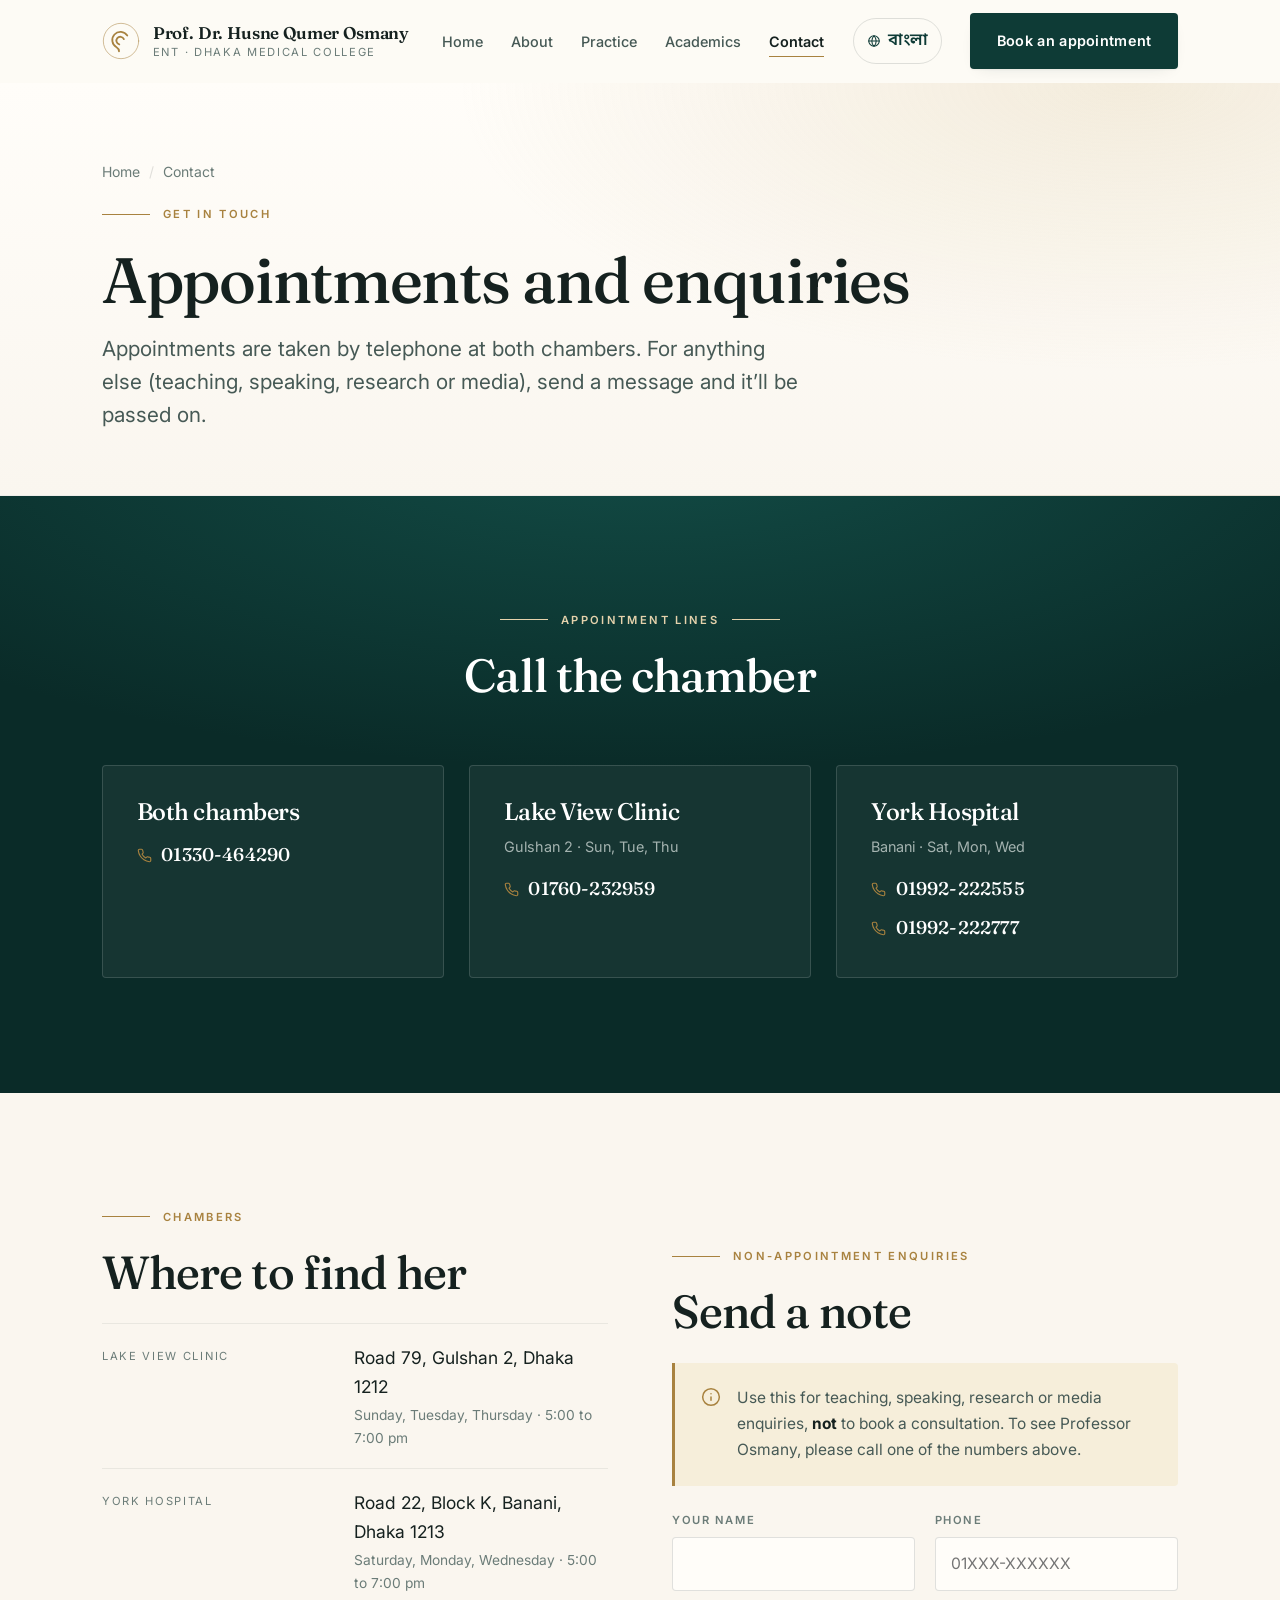
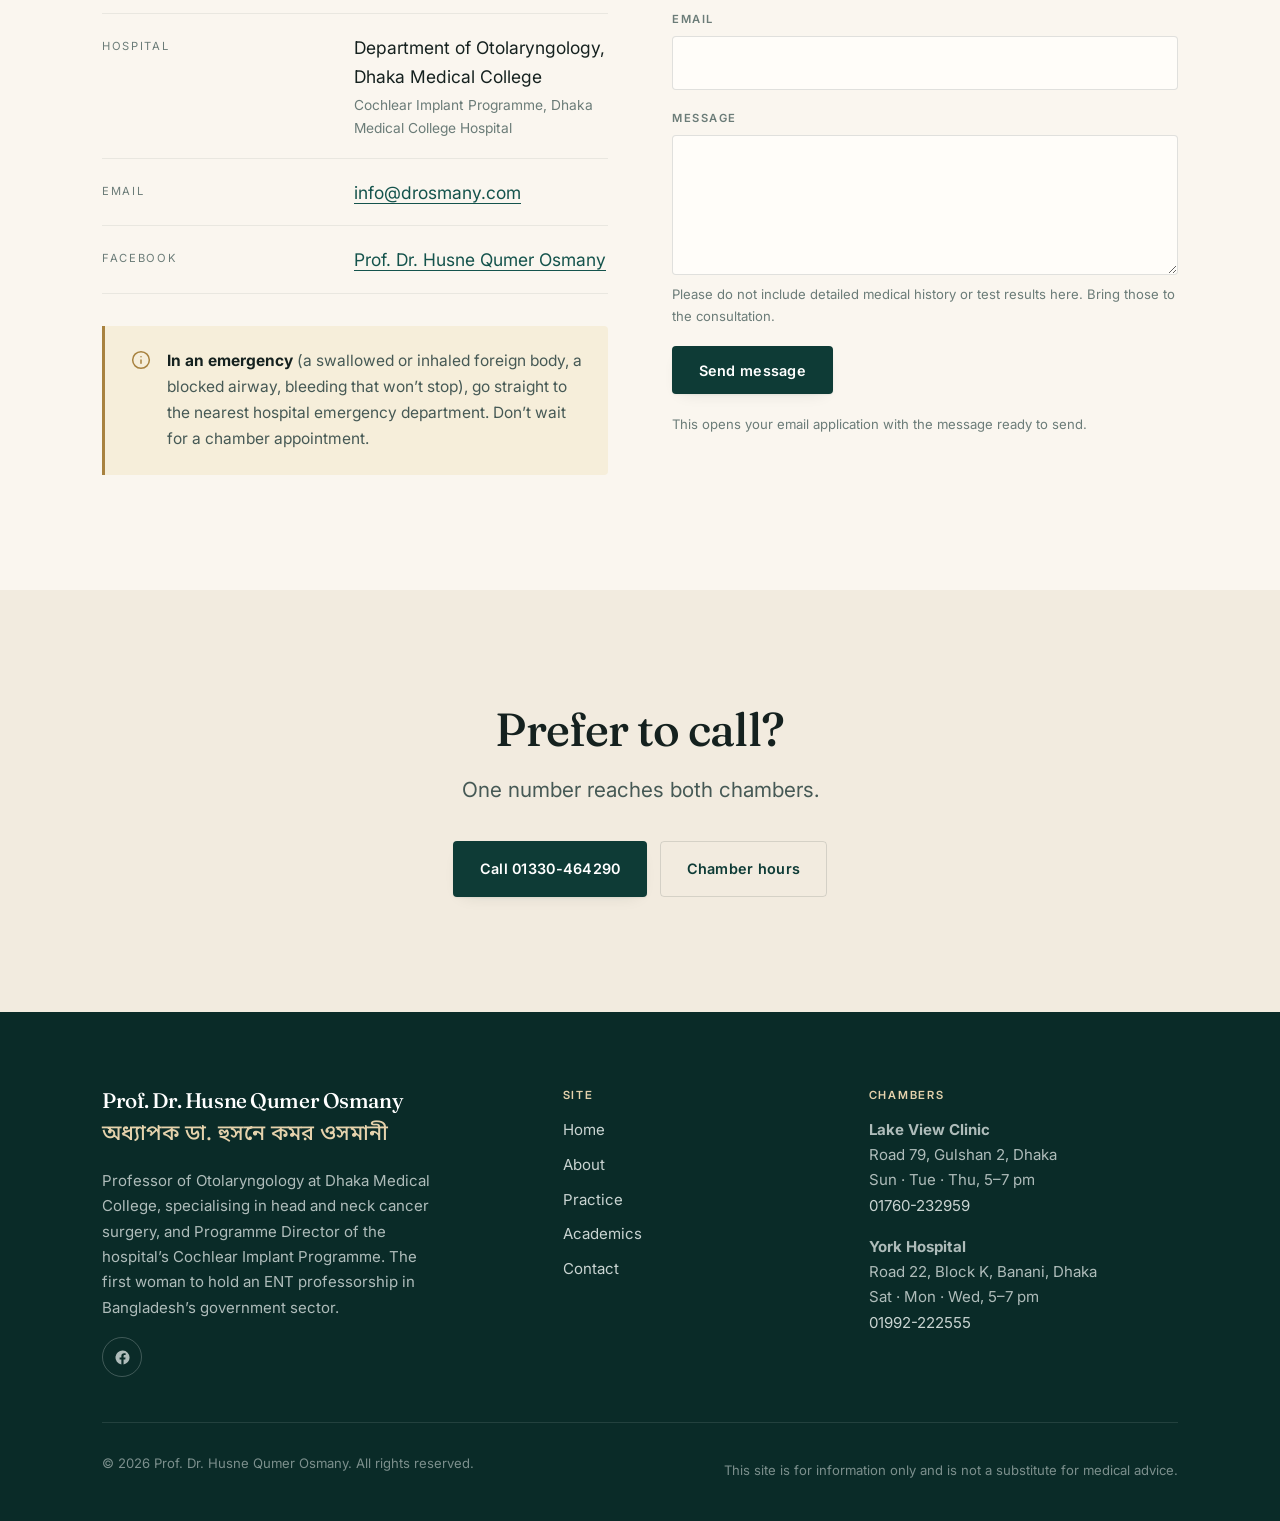
<file: contact.html>
<!DOCTYPE html>
<html lang="en">
<head>
<meta charset="utf-8">
<meta name="viewport" content="width=device-width, initial-scale=1">
<title>Contact &middot; Prof. Dr. Husne Qumer Osmany</title>
<meta name="description" content="Appointment numbers for Lake View Clinic, Gulshan and York Hospital, Banani. Enquiries for Prof. Dr. Husne Qumer Osmany, ENT specialist, Dhaka.">
<link rel="canonical" href="https://drosmany.com/contact.html">
<link rel="alternate" hreflang="en" href="https://drosmany.com/contact.html">
<link rel="alternate" hreflang="bn" href="https://drosmany.com/bn/contact.html">
<link rel="alternate" hreflang="x-default" href="https://drosmany.com/contact.html">

<meta property="og:type" content="website">
<meta property="og:title" content="Contact &middot; Prof. Dr. Husne Qumer Osmany">
<meta property="og:description" content="Appointment numbers for Lake View Clinic, Gulshan and York Hospital, Banani. Enquiries for Prof. Dr. Husne Qumer Osmany, ENT specialist, Dhaka.">
<meta property="og:image" content="https://drosmany.com/assets/img/og-image.jpg">
<meta property="og:locale" content="en_GB">
<meta property="og:locale:alternate" content="bn_BD">
<meta name="twitter:card" content="summary_large_image">

<link rel="icon" href="assets/img/favicon.svg" type="image/svg+xml">
<link rel="preconnect" href="https://fonts.googleapis.com">
<link rel="preconnect" href="https://fonts.gstatic.com" crossorigin>
<link rel="stylesheet" href="https://fonts.googleapis.com/css2?family=Fraunces:opsz,wght@9..144,300..600&family=Inter:wght@400;500;600&family=Noto+Sans+Bengali:wght@400;500;600&display=swap">
<link rel="stylesheet" href="assets/css/styles.css">
</head>
<body>

<a class="skip-link" href="#main">Skip to content</a>

<header class="site-header site-header--solid" id="site-header">
  <div class="wrap site-header__inner">
    <a class="brand" href="index.html">
      <span class="brand__mark" aria-hidden="true">
        <svg viewBox="0 0 40 40" fill="none" stroke="currentColor" stroke-linecap="round">
          <circle cx="20" cy="20" r="18.6" stroke-width="1" stroke-opacity=".55"/>
          <path d="M26.6 14.2a8.6 8.6 0 1 0-11.3 12.3c1.9 1.1 2.6 2.4 2.6 4.3" stroke-width="1.9"/>
          <path d="M23 18a4.1 4.1 0 1 0-4.8 5.6" stroke-width="1.9"/>
        </svg>
      </span>
      <span class="brand__text">
        <span class="brand__name">Prof. Dr. Husne Qumer Osmany</span>
        <span class="brand__role">ENT &middot; Dhaka Medical College</span>
      </span>
    </a>

    <button class="nav-toggle" type="button" aria-expanded="false" aria-controls="primary-nav">
      <span></span><span></span><span></span>
      <span class="visually-hidden">Menu</span>
    </button>

    <nav class="nav" id="primary-nav" aria-label="Primary">
      <ul class="nav__list">
        <li><a class="nav__link" href="index.html">Home</a></li>
        <li><a class="nav__link" href="about.html">About</a></li>
        <li><a class="nav__link" href="practice.html">Practice</a></li>
        <li><a class="nav__link" href="academics.html">Academics</a></li>
        <li><a class="nav__link" href="contact.html" aria-current="page">Contact</a></li>
      </ul>
      <a class="lang-switch" lang="bn" href="bn/contact.html">
        <svg viewBox="0 0 24 24" fill="none" stroke="currentColor" stroke-width="1.8" stroke-linecap="round" stroke-linejoin="round" aria-hidden="true"><circle cx="12" cy="12" r="9"/><path d="M3 12h18M12 3c2.5 2.7 3.8 6 3.8 9s-1.3 6.3-3.8 9c-2.5-2.7-3.8-6-3.8-9s1.3-6.3 3.8-9z"/></svg>
        বাংলা
      </a>
      <a class="btn btn--primary nav__cta" href="contact.html">Book an appointment</a>
    </nav>
  </div>
</header>

<main id="main">

  <section class="page-head">
    <div class="wrap">
      <ol class="crumbs">
        <li><a href="index.html">Home</a></li>
        <li>Contact</li>
      </ol>
      <p class="eyebrow">Get in touch</p>
      <h1>Appointments and enquiries</h1>
      <p class="lede">
        Appointments are taken by telephone at both chambers. For anything
        else (teaching, speaking, research or media), send a message and
        it&rsquo;ll be passed on.
      </p>
    </div>
  </section>

  <!-- ====================== APPOINTMENT LINES ====================== -->
  <section class="section section--dark">
    <div class="wrap">
      <div class="section-head section-head--center">
        <p class="eyebrow eyebrow--center">Appointment lines</p>
        <h2>Call the chamber</h2>
      </div>

      <div class="grid grid--3">
        <div class="card" style="background:rgba(255,255,255,.05);border-color:rgba(255,255,255,.14);" data-reveal>
          <h3 style="color:#fff;">Both chambers</h3>
          <ul class="phones" style="margin-top:.9rem;">
            <li><a href="tel:+8801330464290"><svg viewBox="0 0 24 24" fill="none" stroke="currentColor" stroke-width="1.8" stroke-linecap="round" stroke-linejoin="round" aria-hidden="true"><path d="M22 16.9v3a2 2 0 0 1-2.2 2 19.8 19.8 0 0 1-8.6-3.1 19.5 19.5 0 0 1-6-6A19.8 19.8 0 0 1 2.1 4.2 2 2 0 0 1 4.1 2h3a2 2 0 0 1 2 1.7c.1 1 .4 1.9.7 2.8a2 2 0 0 1-.5 2.1L8.1 9.9a16 16 0 0 0 6 6l1.3-1.3a2 2 0 0 1 2.1-.4c.9.3 1.8.6 2.8.7a2 2 0 0 1 1.7 2z"/></svg>01330-464290</a></li>
          </ul>
        </div>
        <div class="card" style="background:rgba(255,255,255,.05);border-color:rgba(255,255,255,.14);" data-reveal>
          <h3 style="color:#fff;">Lake View Clinic</h3>
          <p style="color:rgba(238,244,242,.66);font-size:.9rem;">Gulshan 2 &middot; Sun, Tue, Thu</p>
          <ul class="phones" style="margin-top:.9rem;">
            <li><a href="tel:+8801760232959"><svg viewBox="0 0 24 24" fill="none" stroke="currentColor" stroke-width="1.8" stroke-linecap="round" stroke-linejoin="round" aria-hidden="true"><path d="M22 16.9v3a2 2 0 0 1-2.2 2 19.8 19.8 0 0 1-8.6-3.1 19.5 19.5 0 0 1-6-6A19.8 19.8 0 0 1 2.1 4.2 2 2 0 0 1 4.1 2h3a2 2 0 0 1 2 1.7c.1 1 .4 1.9.7 2.8a2 2 0 0 1-.5 2.1L8.1 9.9a16 16 0 0 0 6 6l1.3-1.3a2 2 0 0 1 2.1-.4c.9.3 1.8.6 2.8.7a2 2 0 0 1 1.7 2z"/></svg>01760-232959</a></li>
          </ul>
        </div>
        <div class="card" style="background:rgba(255,255,255,.05);border-color:rgba(255,255,255,.14);" data-reveal>
          <h3 style="color:#fff;">York Hospital</h3>
          <p style="color:rgba(238,244,242,.66);font-size:.9rem;">Banani &middot; Sat, Mon, Wed</p>
          <ul class="phones" style="margin-top:.9rem;">
            <li><a href="tel:+8801992222555"><svg viewBox="0 0 24 24" fill="none" stroke="currentColor" stroke-width="1.8" stroke-linecap="round" stroke-linejoin="round" aria-hidden="true"><path d="M22 16.9v3a2 2 0 0 1-2.2 2 19.8 19.8 0 0 1-8.6-3.1 19.5 19.5 0 0 1-6-6A19.8 19.8 0 0 1 2.1 4.2 2 2 0 0 1 4.1 2h3a2 2 0 0 1 2 1.7c.1 1 .4 1.9.7 2.8a2 2 0 0 1-.5 2.1L8.1 9.9a16 16 0 0 0 6 6l1.3-1.3a2 2 0 0 1 2.1-.4c.9.3 1.8.6 2.8.7a2 2 0 0 1 1.7 2z"/></svg>01992-222555</a></li>
            <li><a href="tel:+8801992222777"><svg viewBox="0 0 24 24" fill="none" stroke="currentColor" stroke-width="1.8" stroke-linecap="round" stroke-linejoin="round" aria-hidden="true"><path d="M22 16.9v3a2 2 0 0 1-2.2 2 19.8 19.8 0 0 1-8.6-3.1 19.5 19.5 0 0 1-6-6A19.8 19.8 0 0 1 2.1 4.2 2 2 0 0 1 4.1 2h3a2 2 0 0 1 2 1.7c.1 1 .4 1.9.7 2.8a2 2 0 0 1-.5 2.1L8.1 9.9a16 16 0 0 0 6 6l1.3-1.3a2 2 0 0 1 2.1-.4c.9.3 1.8.6 2.8.7a2 2 0 0 1 1.7 2z"/></svg>01992-222777</a></li>
          </ul>
        </div>
      </div>
    </div>
  </section>

  <!-- ====================== DETAILS + FORM ====================== -->
  <section class="section">
    <div class="wrap split split--even">

      <div data-reveal>
        <p class="eyebrow">Chambers</p>
        <h2 style="font-size:var(--t-h2);margin-bottom:1.6rem;">Where to find her</h2>

        <dl class="deflist">
          <div>
            <dt>Lake View Clinic</dt>
            <dd>
              Road 79, Gulshan 2, Dhaka 1212
              <small>Sunday, Tuesday, Thursday &middot; 5:00 to 7:00 pm</small>
            </dd>
          </div>
          <div>
            <dt>York Hospital</dt>
            <dd>
              Road 22, Block K, Banani, Dhaka 1213
              <small>Saturday, Monday, Wednesday &middot; 5:00 to 7:00 pm</small>
            </dd>
          </div>
          <div>
            <dt>Hospital</dt>
            <dd>
              Department of Otolaryngology, Dhaka Medical College
              <small>Cochlear Implant Programme, Dhaka Medical College Hospital</small>
            </dd>
          </div>
          <div>
            <dt>Email</dt>
            <dd><a href="mailto:info@drosmany.com">info@drosmany.com</a></dd>
          </div>
          <div>
            <dt>Facebook</dt>
            <dd>
              <a href="https://www.facebook.com/profile.php?id=61558987224387" target="_blank" rel="noopener">
                Prof. Dr. Husne Qumer Osmany
              </a>
            </dd>
          </div>
        </dl>

        <div class="notice" style="margin-top:2rem;">
          <svg viewBox="0 0 24 24" fill="none" stroke="currentColor" stroke-width="1.8" stroke-linecap="round" stroke-linejoin="round" aria-hidden="true"><circle cx="12" cy="12" r="10"/><path d="M12 16v-4M12 8h.01"/></svg>
          <p>
            <strong>In an emergency</strong> (a swallowed or inhaled foreign
            body, a blocked airway, bleeding that won&rsquo;t stop), go
            straight to the nearest hospital emergency department.
            Don&rsquo;t wait for a chamber appointment.
          </p>
        </div>
      </div>

      <div data-reveal>
        <p class="eyebrow">Non-appointment enquiries</p>
        <h2 style="font-size:var(--t-h2);margin-bottom:1.6rem;">Send a note</h2>

        <div class="notice" style="margin-bottom:1.6rem;">
          <svg viewBox="0 0 24 24" fill="none" stroke="currentColor" stroke-width="1.8" stroke-linecap="round" stroke-linejoin="round" aria-hidden="true"><circle cx="12" cy="12" r="10"/><path d="M12 16v-4M12 8h.01"/></svg>
          <p>
            Use this for teaching, speaking, research or media enquiries,
            <strong>not</strong> to book a consultation. To see Professor
            Osmany, please call one of the numbers above.
          </p>
        </div>

        <form class="form" data-mailto-form="info@drosmany.com" novalidate>
          <div class="form__row">
            <div class="field">
              <label for="name">Your name</label>
              <input type="text" id="name" name="name" autocomplete="name" required>
            </div>
            <div class="field">
              <label for="phone">Phone</label>
              <input type="tel" id="phone" name="phone" autocomplete="tel" placeholder="01XXX-XXXXXX">
            </div>
          </div>

          <div class="field">
            <label for="email">Email</label>
            <input type="email" id="email" name="email" autocomplete="email" required>
          </div>

          <div class="field">
            <label for="message">Message</label>
            <textarea id="message" name="message" required></textarea>
            <p class="field__hint">
              Please do not include detailed medical history or test results here.
              Bring those to the consultation.
            </p>
          </div>

          <div class="btn-row">
            <button class="btn btn--primary" type="submit">Send message</button>
          </div>
          <p class="field__hint">
            This opens your email application with the message ready to send.
          </p>
        </form>
      </div>

    </div>
  </section>

  <section class="section section--ivory-deep cta-band">
    <div class="wrap">
      <h2>Prefer to call?</h2>
      <p class="lede">One number reaches both chambers.</p>
      <div class="btn-row">
        <a class="btn btn--primary" href="tel:+8801330464290">Call 01330-464290</a>
        <a class="btn btn--ghost" href="practice.html">Chamber hours</a>
      </div>
    </div>
  </section>
</main>

<footer class="site-footer">
  <div class="wrap">
    <div class="site-footer__grid">
      <div>
        <h2>Prof. Dr. Husne Qumer Osmany</h2>
        <p class="name-bn" lang="bn">অধ্যাপক ডা. হুসনে কমর ওসমানী</p>
        <p class="site-footer__tag">
          Professor of Otolaryngology at Dhaka Medical College, specialising
          in head and neck cancer surgery, and Programme Director of the
          hospital&rsquo;s Cochlear Implant Programme. The first woman to
          hold an ENT professorship in Bangladesh&rsquo;s government sector.
        </p>
        <ul class="social">
          <li>
            <a href="https://www.facebook.com/profile.php?id=61558987224387" target="_blank" rel="noopener" aria-label="Facebook page">
              <svg viewBox="0 0 24 24" fill="currentColor" aria-hidden="true"><path d="M22 12a10 10 0 1 0-11.6 9.9v-7H7.9V12h2.5V9.8c0-2.5 1.5-3.9 3.8-3.9 1.1 0 2.2.2 2.2.2v2.5h-1.3c-1.2 0-1.6.8-1.6 1.6V12h2.8l-.4 2.9h-2.4v7A10 10 0 0 0 22 12z"/></svg>
            </a>
          </li>
        </ul>
      </div>
      <div>
        <h3>Site</h3>
        <ul>
          <li><a href="index.html">Home</a></li>
          <li><a href="about.html">About</a></li>
          <li><a href="practice.html">Practice</a></li>
          <li><a href="academics.html">Academics</a></li>
          <li><a href="contact.html">Contact</a></li>
        </ul>
      </div>
      <div>
        <h3>Chambers</h3>
        <ul>
          <li>
            <strong>Lake View Clinic</strong><br>
            Road 79, Gulshan 2, Dhaka<br>
            Sun &middot; Tue &middot; Thu, 5–7&nbsp;pm<br>
            <a href="tel:+8801760232959">01760-232959</a>
          </li>
          <li style="margin-top:1rem;">
            <strong>York Hospital</strong><br>
            Road 22, Block K, Banani, Dhaka<br>
            Sat &middot; Mon &middot; Wed, 5–7&nbsp;pm<br>
            <a href="tel:+8801992222555">01992-222555</a>
          </li>
        </ul>
      </div>
    </div>
    <div class="site-footer__bottom">
      <p>&copy; <span data-year>2026</span> Prof. Dr. Husne Qumer Osmany. All rights reserved.</p>
      <p>This site is for information only and is not a substitute for medical advice.</p>
    </div>
  </div>
</footer>

<script src="assets/js/main.js"></script>
</body>
</html>
</file>
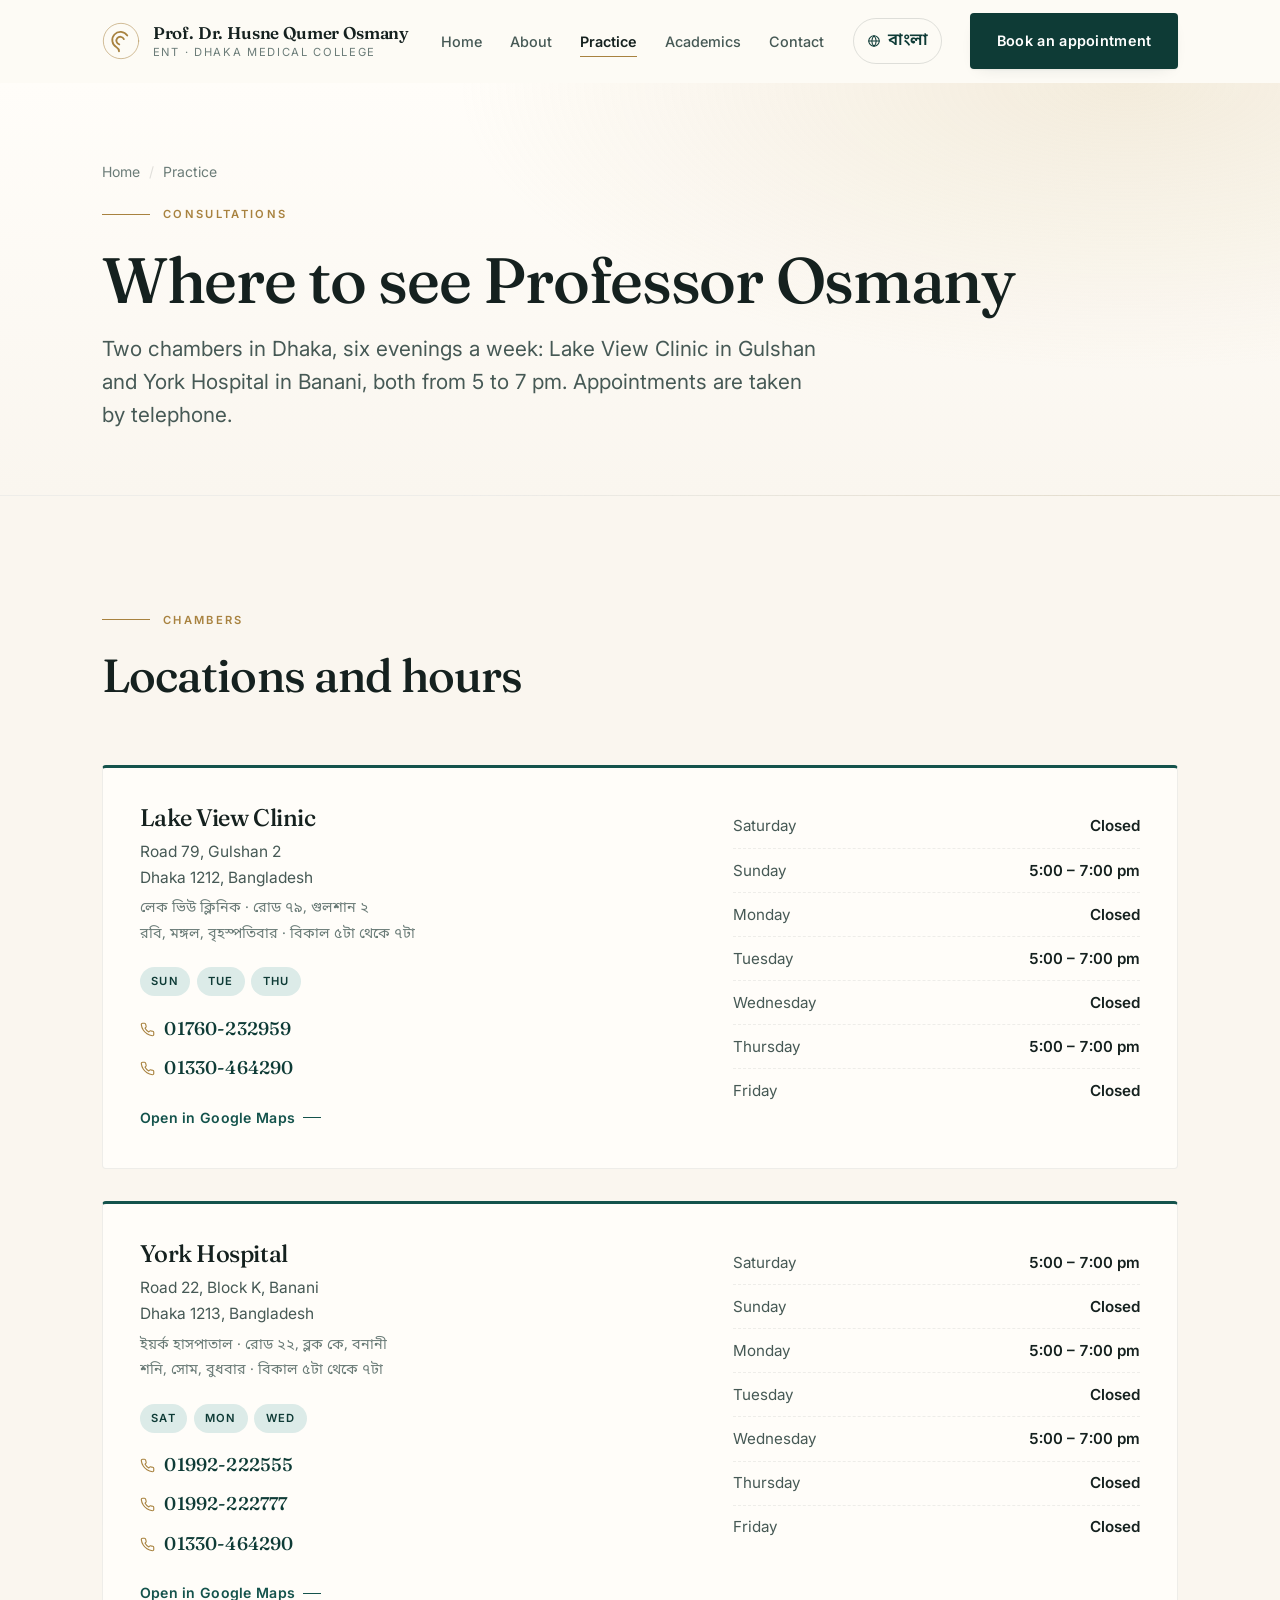
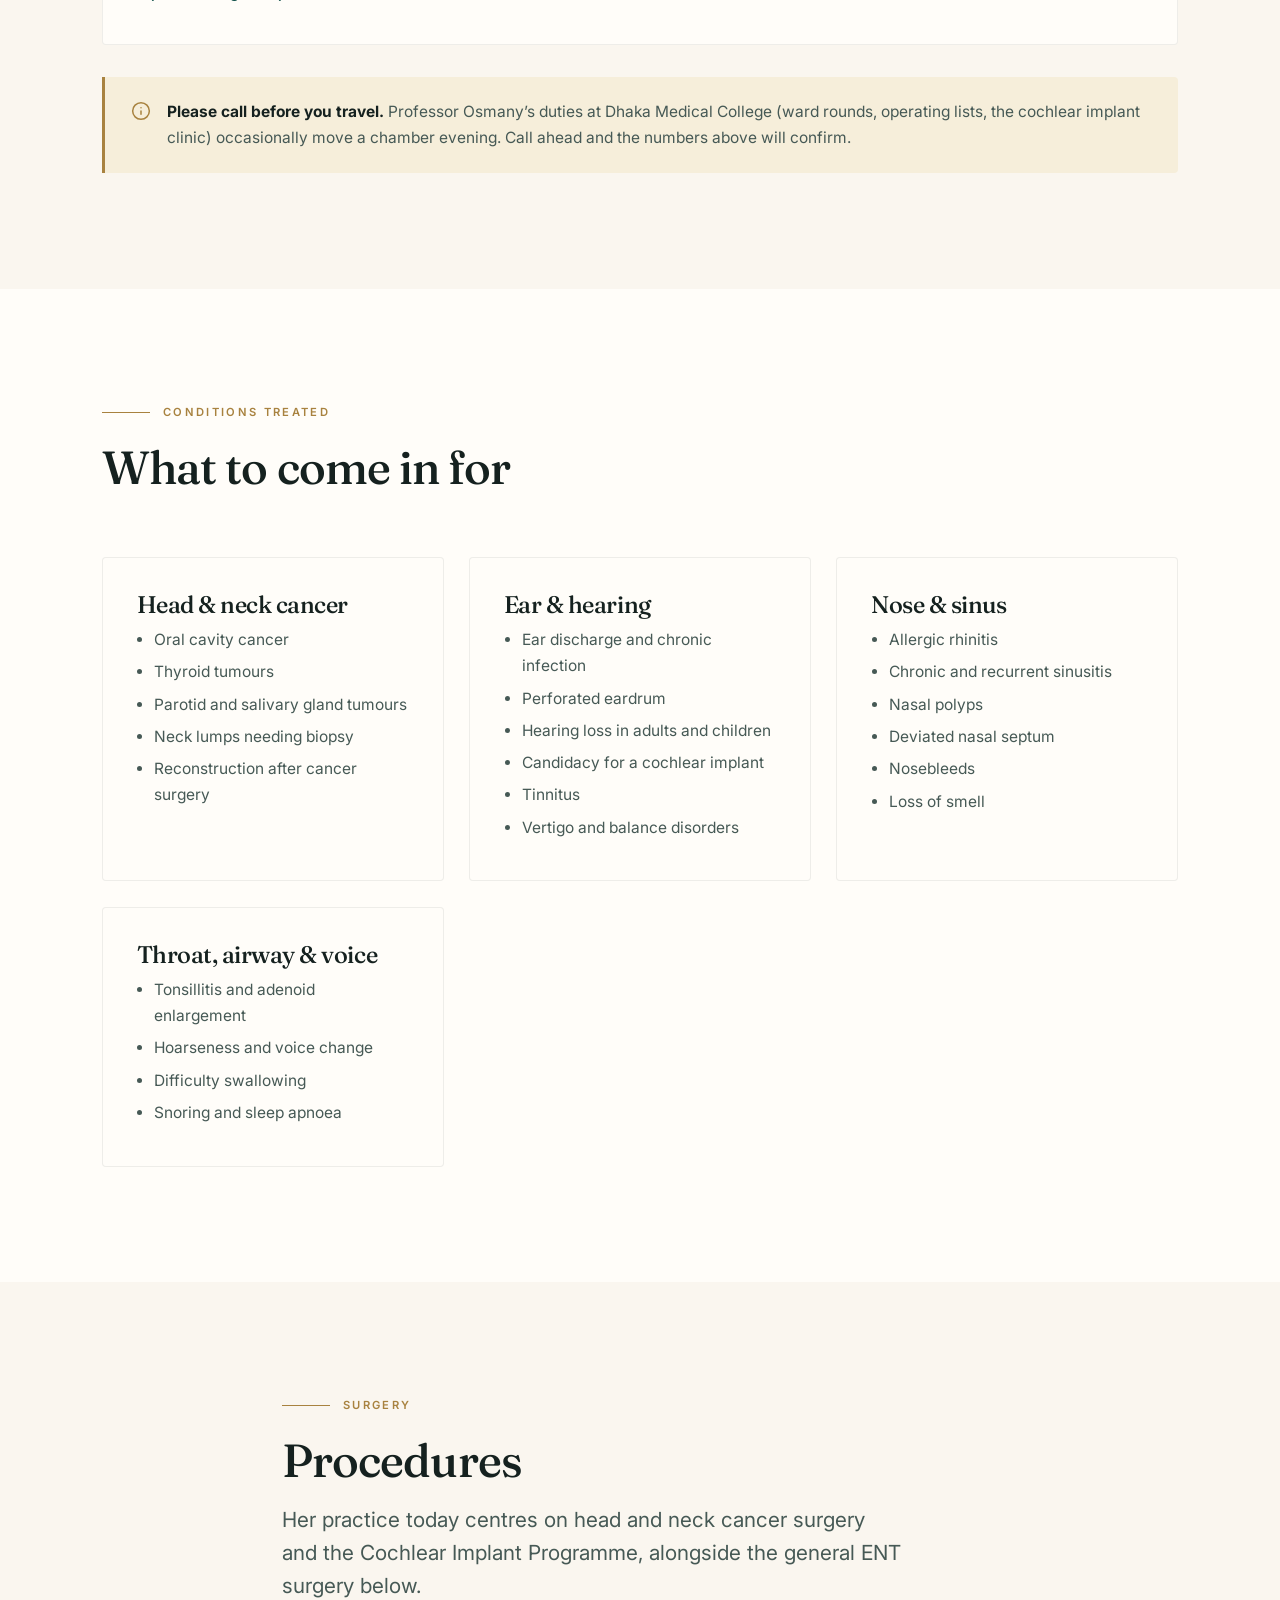
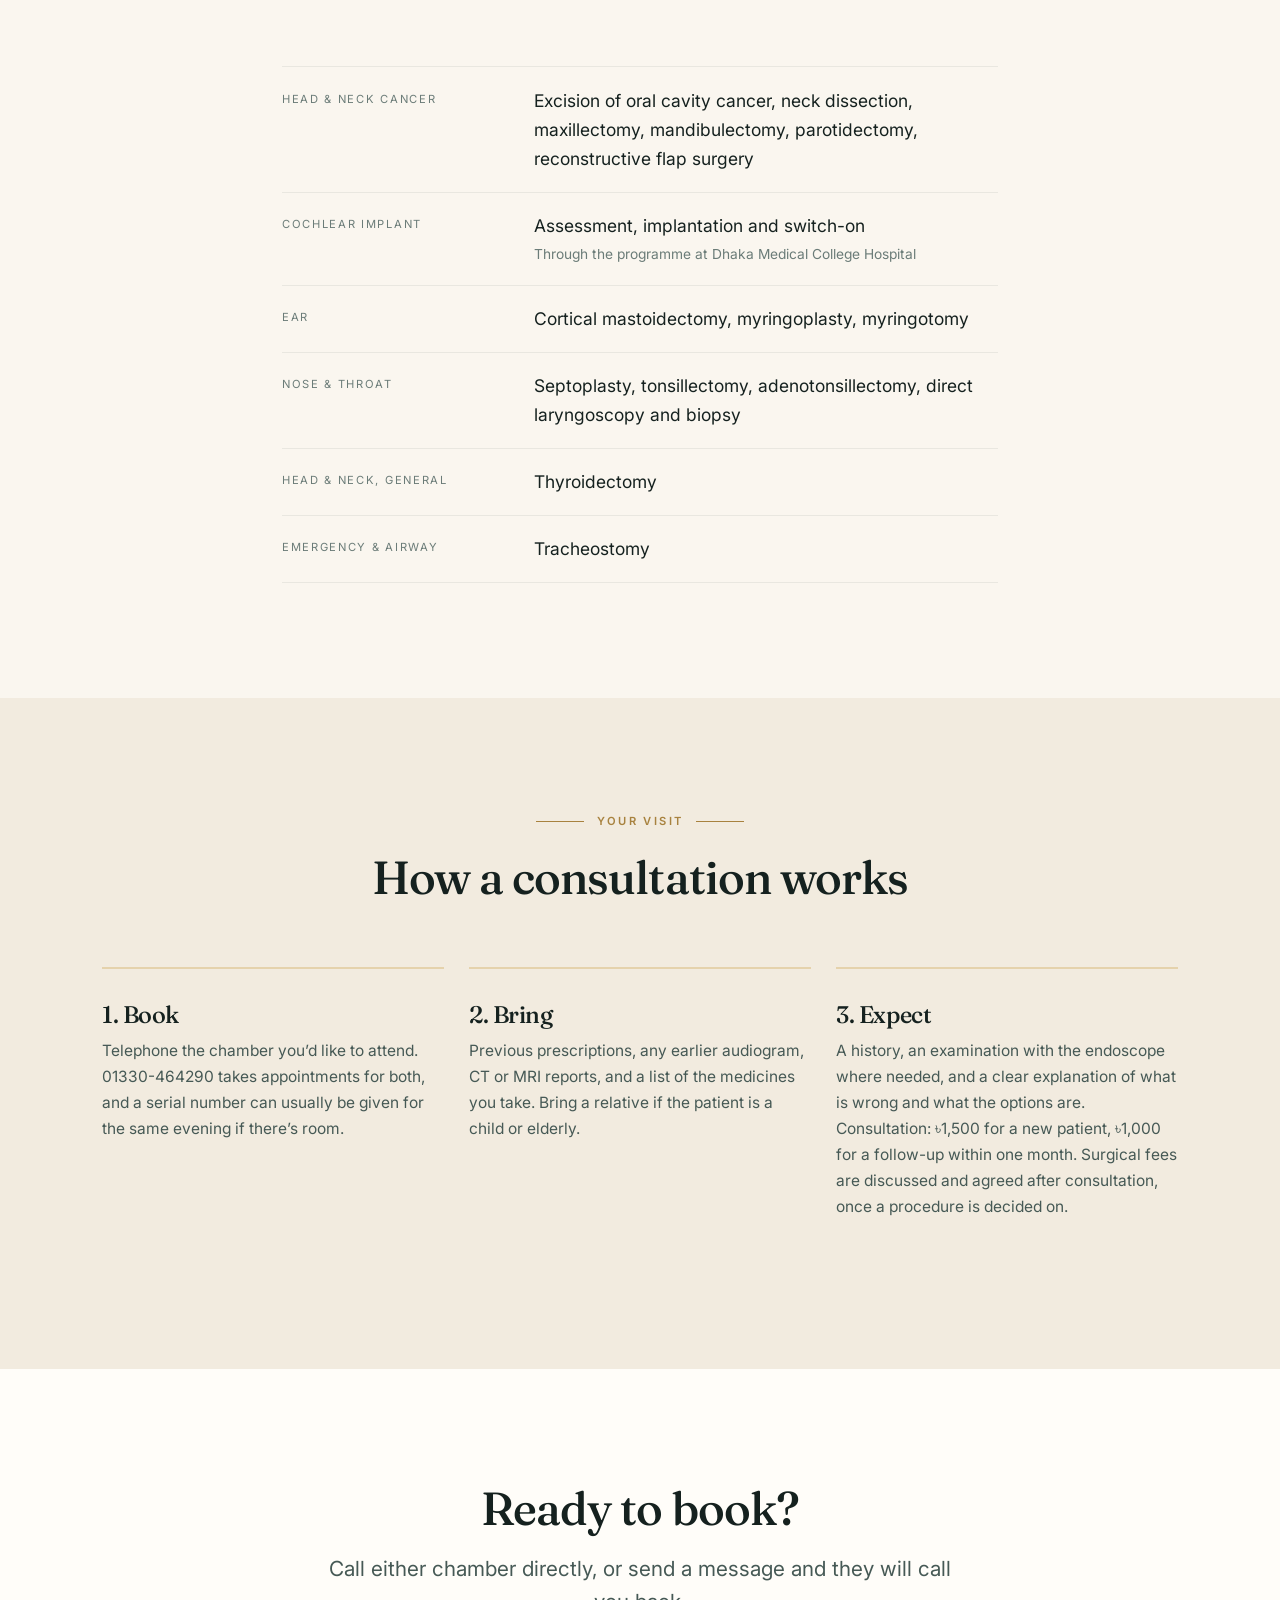
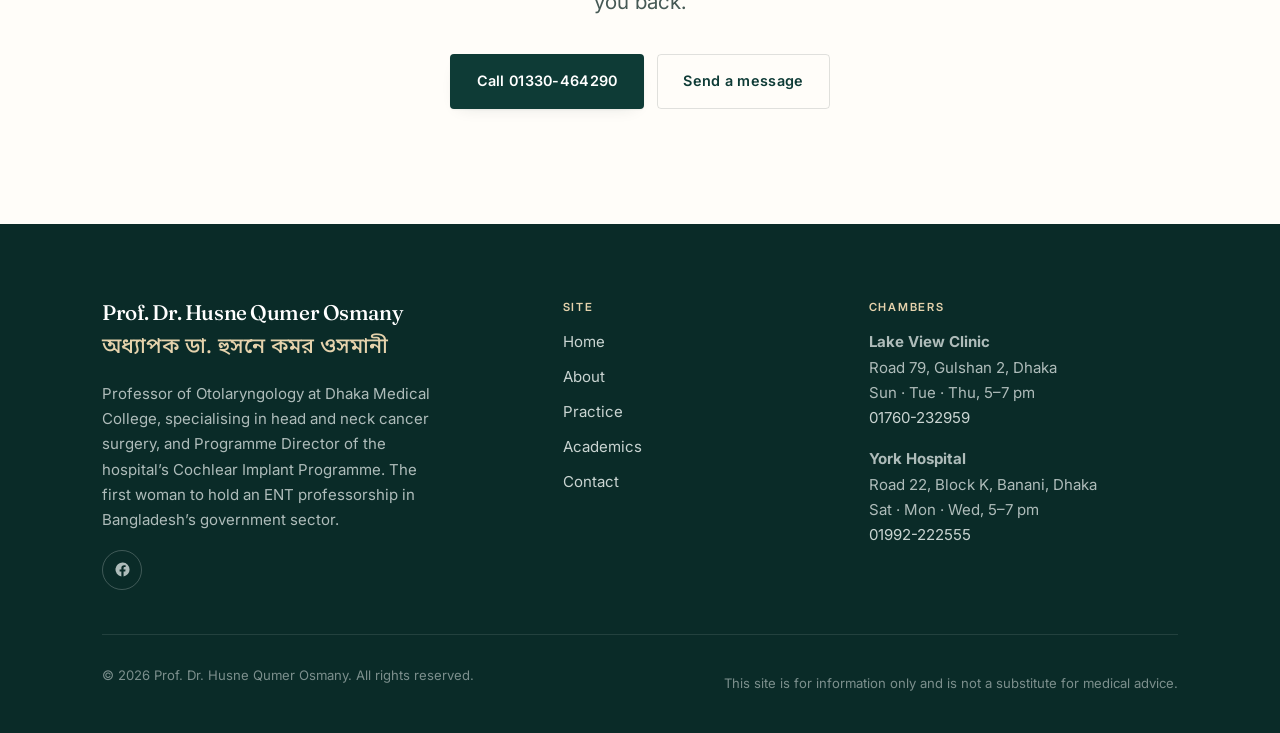
<file: practice.html>
<!DOCTYPE html>
<html lang="en">
<head>
<meta charset="utf-8">
<meta name="viewport" content="width=device-width, initial-scale=1">
<title>Practice &middot; Prof. Dr. Husne Qumer Osmany</title>
<meta name="description" content="Chamber hours in Gulshan and Banani, Dhaka, plus the conditions and procedures Prof. Dr. Husne Qumer Osmany treats as a head and neck cancer and cochlear implant surgeon.">
<link rel="canonical" href="https://drosmany.com/practice.html">
<link rel="alternate" hreflang="en" href="https://drosmany.com/practice.html">
<link rel="alternate" hreflang="bn" href="https://drosmany.com/bn/practice.html">
<link rel="alternate" hreflang="x-default" href="https://drosmany.com/practice.html">

<meta property="og:type" content="website">
<meta property="og:title" content="Practice &middot; Prof. Dr. Husne Qumer Osmany">
<meta property="og:description" content="Chamber hours in Gulshan and Banani, Dhaka, plus the conditions and procedures Prof. Dr. Husne Qumer Osmany treats as a head and neck cancer and cochlear implant surgeon.">
<meta property="og:image" content="https://drosmany.com/assets/img/og-image.jpg">
<meta property="og:locale" content="en_GB">
<meta property="og:locale:alternate" content="bn_BD">
<meta name="twitter:card" content="summary_large_image">

<link rel="icon" href="assets/img/favicon.svg" type="image/svg+xml">
<link rel="preconnect" href="https://fonts.googleapis.com">
<link rel="preconnect" href="https://fonts.gstatic.com" crossorigin>
<link rel="stylesheet" href="https://fonts.googleapis.com/css2?family=Fraunces:opsz,wght@9..144,300..600&family=Inter:wght@400;500;600&family=Noto+Sans+Bengali:wght@400;500;600&display=swap">
<link rel="stylesheet" href="assets/css/styles.css">
</head>
<body>

<a class="skip-link" href="#main">Skip to content</a>

<header class="site-header site-header--solid" id="site-header">
  <div class="wrap site-header__inner">
    <a class="brand" href="index.html">
      <span class="brand__mark" aria-hidden="true">
        <svg viewBox="0 0 40 40" fill="none" stroke="currentColor" stroke-linecap="round">
          <circle cx="20" cy="20" r="18.6" stroke-width="1" stroke-opacity=".55"/>
          <path d="M26.6 14.2a8.6 8.6 0 1 0-11.3 12.3c1.9 1.1 2.6 2.4 2.6 4.3" stroke-width="1.9"/>
          <path d="M23 18a4.1 4.1 0 1 0-4.8 5.6" stroke-width="1.9"/>
        </svg>
      </span>
      <span class="brand__text">
        <span class="brand__name">Prof. Dr. Husne Qumer Osmany</span>
        <span class="brand__role">ENT &middot; Dhaka Medical College</span>
      </span>
    </a>

    <button class="nav-toggle" type="button" aria-expanded="false" aria-controls="primary-nav">
      <span></span><span></span><span></span>
      <span class="visually-hidden">Menu</span>
    </button>

    <nav class="nav" id="primary-nav" aria-label="Primary">
      <ul class="nav__list">
        <li><a class="nav__link" href="index.html">Home</a></li>
        <li><a class="nav__link" href="about.html">About</a></li>
        <li><a class="nav__link" href="practice.html" aria-current="page">Practice</a></li>
        <li><a class="nav__link" href="academics.html">Academics</a></li>
        <li><a class="nav__link" href="contact.html">Contact</a></li>
      </ul>
      <a class="lang-switch" lang="bn" href="bn/practice.html">
        <svg viewBox="0 0 24 24" fill="none" stroke="currentColor" stroke-width="1.8" stroke-linecap="round" stroke-linejoin="round" aria-hidden="true"><circle cx="12" cy="12" r="9"/><path d="M3 12h18M12 3c2.5 2.7 3.8 6 3.8 9s-1.3 6.3-3.8 9c-2.5-2.7-3.8-6-3.8-9s1.3-6.3 3.8-9z"/></svg>
        বাংলা
      </a>
      <a class="btn btn--primary nav__cta" href="contact.html">Book an appointment</a>
    </nav>
  </div>
</header>

<main id="main">

  <section class="page-head">
    <div class="wrap">
      <ol class="crumbs">
        <li><a href="index.html">Home</a></li>
        <li>Practice</li>
      </ol>
      <p class="eyebrow">Consultations</p>
      <h1>Where to see Professor Osmany</h1>
      <p class="lede">
        Two chambers in Dhaka, six evenings a week: Lake View Clinic in
        Gulshan and York Hospital in Banani, both from 5 to 7&nbsp;pm.
        Appointments are taken by telephone.
      </p>
    </div>
  </section>

  <!-- ====================== CHAMBERS ====================== -->
  <section class="section">
    <div class="wrap">
      <div class="section-head">
        <p class="eyebrow">Chambers</p>
        <h2>Locations and hours</h2>
      </div>

      <div class="grid" style="gap:clamp(1.2rem,2.5vw,2rem);">

        <article class="chamber" data-reveal>
          <div>
            <h3>Lake View Clinic</h3>
            <address class="chamber__addr">
              Road 79, Gulshan 2<br>
              Dhaka 1212, Bangladesh
              <span class="bn-note" lang="bn">লেক ভিউ ক্লিনিক &middot; রোড ৭৯, গুলশান ২<br>রবি, মঙ্গল, বৃহস্পতিবার &middot; বিকাল ৫টা থেকে ৭টা</span>
            </address>
            <ul class="days">
              <li>Sun</li><li>Tue</li><li>Thu</li>
            </ul>
            <ul class="phones">
              <li><a href="tel:+8801760232959"><svg viewBox="0 0 24 24" fill="none" stroke="currentColor" stroke-width="1.8" stroke-linecap="round" stroke-linejoin="round" aria-hidden="true"><path d="M22 16.9v3a2 2 0 0 1-2.2 2 19.8 19.8 0 0 1-8.6-3.1 19.5 19.5 0 0 1-6-6A19.8 19.8 0 0 1 2.1 4.2 2 2 0 0 1 4.1 2h3a2 2 0 0 1 2 1.7c.1 1 .4 1.9.7 2.8a2 2 0 0 1-.5 2.1L8.1 9.9a16 16 0 0 0 6 6l1.3-1.3a2 2 0 0 1 2.1-.4c.9.3 1.8.6 2.8.7a2 2 0 0 1 1.7 2z"/></svg>01760-232959</a></li>
              <li><a href="tel:+8801330464290"><svg viewBox="0 0 24 24" fill="none" stroke="currentColor" stroke-width="1.8" stroke-linecap="round" stroke-linejoin="round" aria-hidden="true"><path d="M22 16.9v3a2 2 0 0 1-2.2 2 19.8 19.8 0 0 1-8.6-3.1 19.5 19.5 0 0 1-6-6A19.8 19.8 0 0 1 2.1 4.2 2 2 0 0 1 4.1 2h3a2 2 0 0 1 2 1.7c.1 1 .4 1.9.7 2.8a2 2 0 0 1-.5 2.1L8.1 9.9a16 16 0 0 0 6 6l1.3-1.3a2 2 0 0 1 2.1-.4c.9.3 1.8.6 2.8.7a2 2 0 0 1 1.7 2z"/></svg>01330-464290</a></li>
            </ul>
            <p style="margin-top:1.1rem;">
              <a class="link-more" href="https://www.google.com/maps/search/?api=1&amp;query=Lake+View+Clinic+Road+79+Gulshan+2+Dhaka" target="_blank" rel="noopener">Open in Google Maps</a>
            </p>
          </div>
          <dl class="hours">
            <div><dt>Saturday</dt><dd>Closed</dd></div>
            <div><dt>Sunday</dt><dd>5:00 – 7:00 pm</dd></div>
            <div><dt>Monday</dt><dd>Closed</dd></div>
            <div><dt>Tuesday</dt><dd>5:00 – 7:00 pm</dd></div>
            <div><dt>Wednesday</dt><dd>Closed</dd></div>
            <div><dt>Thursday</dt><dd>5:00 – 7:00 pm</dd></div>
            <div><dt>Friday</dt><dd>Closed</dd></div>
          </dl>
        </article>

        <article class="chamber" data-reveal>
          <div>
            <h3>York Hospital</h3>
            <address class="chamber__addr">
              Road 22, Block K, Banani<br>
              Dhaka 1213, Bangladesh
              <span class="bn-note" lang="bn">ইয়র্ক হাসপাতাল &middot; রোড ২২, ব্লক কে, বনানী<br>শনি, সোম, বুধবার &middot; বিকাল ৫টা থেকে ৭টা</span>
            </address>
            <ul class="days">
              <li>Sat</li><li>Mon</li><li>Wed</li>
            </ul>
            <ul class="phones">
              <li><a href="tel:+8801992222555"><svg viewBox="0 0 24 24" fill="none" stroke="currentColor" stroke-width="1.8" stroke-linecap="round" stroke-linejoin="round" aria-hidden="true"><path d="M22 16.9v3a2 2 0 0 1-2.2 2 19.8 19.8 0 0 1-8.6-3.1 19.5 19.5 0 0 1-6-6A19.8 19.8 0 0 1 2.1 4.2 2 2 0 0 1 4.1 2h3a2 2 0 0 1 2 1.7c.1 1 .4 1.9.7 2.8a2 2 0 0 1-.5 2.1L8.1 9.9a16 16 0 0 0 6 6l1.3-1.3a2 2 0 0 1 2.1-.4c.9.3 1.8.6 2.8.7a2 2 0 0 1 1.7 2z"/></svg>01992-222555</a></li>
              <li><a href="tel:+8801992222777"><svg viewBox="0 0 24 24" fill="none" stroke="currentColor" stroke-width="1.8" stroke-linecap="round" stroke-linejoin="round" aria-hidden="true"><path d="M22 16.9v3a2 2 0 0 1-2.2 2 19.8 19.8 0 0 1-8.6-3.1 19.5 19.5 0 0 1-6-6A19.8 19.8 0 0 1 2.1 4.2 2 2 0 0 1 4.1 2h3a2 2 0 0 1 2 1.7c.1 1 .4 1.9.7 2.8a2 2 0 0 1-.5 2.1L8.1 9.9a16 16 0 0 0 6 6l1.3-1.3a2 2 0 0 1 2.1-.4c.9.3 1.8.6 2.8.7a2 2 0 0 1 1.7 2z"/></svg>01992-222777</a></li>
              <li><a href="tel:+8801330464290"><svg viewBox="0 0 24 24" fill="none" stroke="currentColor" stroke-width="1.8" stroke-linecap="round" stroke-linejoin="round" aria-hidden="true"><path d="M22 16.9v3a2 2 0 0 1-2.2 2 19.8 19.8 0 0 1-8.6-3.1 19.5 19.5 0 0 1-6-6A19.8 19.8 0 0 1 2.1 4.2 2 2 0 0 1 4.1 2h3a2 2 0 0 1 2 1.7c.1 1 .4 1.9.7 2.8a2 2 0 0 1-.5 2.1L8.1 9.9a16 16 0 0 0 6 6l1.3-1.3a2 2 0 0 1 2.1-.4c.9.3 1.8.6 2.8.7a2 2 0 0 1 1.7 2z"/></svg>01330-464290</a></li>
            </ul>
            <p style="margin-top:1.1rem;">
              <a class="link-more" href="https://www.google.com/maps/search/?api=1&amp;query=York+Hospital+Road+22+Block+K+Banani+Dhaka" target="_blank" rel="noopener">Open in Google Maps</a>
            </p>
          </div>
          <dl class="hours">
            <div><dt>Saturday</dt><dd>5:00 – 7:00 pm</dd></div>
            <div><dt>Sunday</dt><dd>Closed</dd></div>
            <div><dt>Monday</dt><dd>5:00 – 7:00 pm</dd></div>
            <div><dt>Tuesday</dt><dd>Closed</dd></div>
            <div><dt>Wednesday</dt><dd>5:00 – 7:00 pm</dd></div>
            <div><dt>Thursday</dt><dd>Closed</dd></div>
            <div><dt>Friday</dt><dd>Closed</dd></div>
          </dl>
        </article>

      </div>

      <div class="notice" style="margin-top:2rem;" data-reveal>
        <svg viewBox="0 0 24 24" fill="none" stroke="currentColor" stroke-width="1.8" stroke-linecap="round" stroke-linejoin="round" aria-hidden="true"><circle cx="12" cy="12" r="10"/><path d="M12 16v-4M12 8h.01"/></svg>
        <p>
          <strong>Please call before you travel.</strong> Professor
          Osmany&rsquo;s duties at Dhaka Medical College (ward rounds,
          operating lists, the cochlear implant clinic) occasionally move a
          chamber evening. Call ahead and the numbers above will confirm.
        </p>
      </div>
    </div>
  </section>

  <!-- ====================== CONDITIONS ====================== -->
  <section class="section section--paper">
    <div class="wrap">
      <div class="section-head">
        <p class="eyebrow">Conditions treated</p>
        <h2>What to come in for</h2>
      </div>

      <div class="grid grid--3">
        <article class="card" data-reveal>
          <h3>Head &amp; neck cancer</h3>
          <ul>
            <li>Oral cavity cancer</li>
            <li>Thyroid tumours</li>
            <li>Parotid and salivary gland tumours</li>
            <li>Neck lumps needing biopsy</li>
            <li>Reconstruction after cancer surgery</li>
          </ul>
        </article>
        <article class="card" data-reveal>
          <h3>Ear &amp; hearing</h3>
          <ul>
            <li>Ear discharge and chronic infection</li>
            <li>Perforated eardrum</li>
            <li>Hearing loss in adults and children</li>
            <li>Candidacy for a cochlear implant</li>
            <li>Tinnitus</li>
            <li>Vertigo and balance disorders</li>
          </ul>
        </article>
        <article class="card" data-reveal>
          <h3>Nose &amp; sinus</h3>
          <ul>
            <li>Allergic rhinitis</li>
            <li>Chronic and recurrent sinusitis</li>
            <li>Nasal polyps</li>
            <li>Deviated nasal septum</li>
            <li>Nosebleeds</li>
            <li>Loss of smell</li>
          </ul>
        </article>
        <article class="card" data-reveal>
          <h3>Throat, airway &amp; voice</h3>
          <ul>
            <li>Tonsillitis and adenoid enlargement</li>
            <li>Hoarseness and voice change</li>
            <li>Difficulty swallowing</li>
            <li>Snoring and sleep apnoea</li>
          </ul>
        </article>
      </div>
    </div>
  </section>

  <!-- ====================== PROCEDURES ====================== -->
  <section class="section">
    <div class="wrap wrap--narrow">
      <div class="section-head">
        <p class="eyebrow">Surgery</p>
        <h2>Procedures</h2>
        <p class="lede">
          Her practice today centres on head and neck cancer surgery and the
          Cochlear Implant Programme, alongside the general ENT surgery below.
        </p>
      </div>

      <dl class="deflist" data-reveal>
        <div>
          <dt>Head &amp; neck cancer</dt>
          <dd>Excision of oral cavity cancer, neck dissection, maxillectomy, mandibulectomy, parotidectomy, reconstructive flap surgery</dd>
        </div>
        <div>
          <dt>Cochlear implant</dt>
          <dd>
            Assessment, implantation and switch-on
            <small>Through the programme at Dhaka Medical College Hospital</small>
          </dd>
        </div>
        <div>
          <dt>Ear</dt>
          <dd>Cortical mastoidectomy, myringoplasty, myringotomy</dd>
        </div>
        <div>
          <dt>Nose &amp; throat</dt>
          <dd>Septoplasty, tonsillectomy, adenotonsillectomy, direct laryngoscopy and biopsy</dd>
        </div>
        <div>
          <dt>Head &amp; neck, general</dt>
          <dd>Thyroidectomy</dd>
        </div>
        <div>
          <dt>Emergency &amp; airway</dt>
          <dd>Tracheostomy</dd>
        </div>
      </dl>
    </div>
  </section>

  <!-- ====================== YOUR VISIT ====================== -->
  <section class="section section--ivory-deep">
    <div class="wrap">
      <div class="section-head section-head--center">
        <p class="eyebrow eyebrow--center">Your visit</p>
        <h2>How a consultation works</h2>
      </div>

      <div class="grid grid--3">
        <article class="card card--rule" data-reveal>
          <h3>1. Book</h3>
          <p>
            Telephone the chamber you&rsquo;d like to attend. 01330-464290
            takes appointments for both, and a serial number can usually be
            given for the same evening if there&rsquo;s room.
          </p>
        </article>
        <article class="card card--rule" data-reveal>
          <h3>2. Bring</h3>
          <p>
            Previous prescriptions, any earlier audiogram, CT or MRI reports, and
            a list of the medicines you take. Bring a relative if the patient is a
            child or elderly.
          </p>
        </article>
        <article class="card card--rule" data-reveal>
          <h3>3. Expect</h3>
          <p>
            A history, an examination with the endoscope where needed, and a
            clear explanation of what is wrong and what the options are.
            Consultation: &#2547;1,500 for a new patient, &#2547;1,000 for a
            follow-up within one month. Surgical fees are discussed and
            agreed after consultation, once a procedure is decided on.
          </p>
        </article>
      </div>
    </div>
  </section>

  <section class="section section--paper cta-band">
    <div class="wrap">
      <h2>Ready to book?</h2>
      <p class="lede">Call either chamber directly, or send a message and they will call you back.</p>
      <div class="btn-row">
        <a class="btn btn--primary" href="tel:+8801330464290">Call 01330-464290</a>
        <a class="btn btn--ghost" href="contact.html">Send a message</a>
      </div>
    </div>
  </section>
</main>

<footer class="site-footer">
  <div class="wrap">
    <div class="site-footer__grid">
      <div>
        <h2>Prof. Dr. Husne Qumer Osmany</h2>
        <p class="name-bn" lang="bn">অধ্যাপক ডা. হুসনে কমর ওসমানী</p>
        <p class="site-footer__tag">
          Professor of Otolaryngology at Dhaka Medical College, specialising
          in head and neck cancer surgery, and Programme Director of the
          hospital&rsquo;s Cochlear Implant Programme. The first woman to
          hold an ENT professorship in Bangladesh&rsquo;s government sector.
        </p>
        <ul class="social">
          <li>
            <a href="https://www.facebook.com/profile.php?id=61558987224387" target="_blank" rel="noopener" aria-label="Facebook page">
              <svg viewBox="0 0 24 24" fill="currentColor" aria-hidden="true"><path d="M22 12a10 10 0 1 0-11.6 9.9v-7H7.9V12h2.5V9.8c0-2.5 1.5-3.9 3.8-3.9 1.1 0 2.2.2 2.2.2v2.5h-1.3c-1.2 0-1.6.8-1.6 1.6V12h2.8l-.4 2.9h-2.4v7A10 10 0 0 0 22 12z"/></svg>
            </a>
          </li>
        </ul>
      </div>
      <div>
        <h3>Site</h3>
        <ul>
          <li><a href="index.html">Home</a></li>
          <li><a href="about.html">About</a></li>
          <li><a href="practice.html">Practice</a></li>
          <li><a href="academics.html">Academics</a></li>
          <li><a href="contact.html">Contact</a></li>
        </ul>
      </div>
      <div>
        <h3>Chambers</h3>
        <ul>
          <li>
            <strong>Lake View Clinic</strong><br>
            Road 79, Gulshan 2, Dhaka<br>
            Sun &middot; Tue &middot; Thu, 5–7&nbsp;pm<br>
            <a href="tel:+8801760232959">01760-232959</a>
          </li>
          <li style="margin-top:1rem;">
            <strong>York Hospital</strong><br>
            Road 22, Block K, Banani, Dhaka<br>
            Sat &middot; Mon &middot; Wed, 5–7&nbsp;pm<br>
            <a href="tel:+8801992222555">01992-222555</a>
          </li>
        </ul>
      </div>
    </div>
    <div class="site-footer__bottom">
      <p>&copy; <span data-year>2026</span> Prof. Dr. Husne Qumer Osmany. All rights reserved.</p>
      <p>This site is for information only and is not a substitute for medical advice.</p>
    </div>
  </div>
</footer>

<script src="assets/js/main.js"></script>
</body>
</html>
</file>
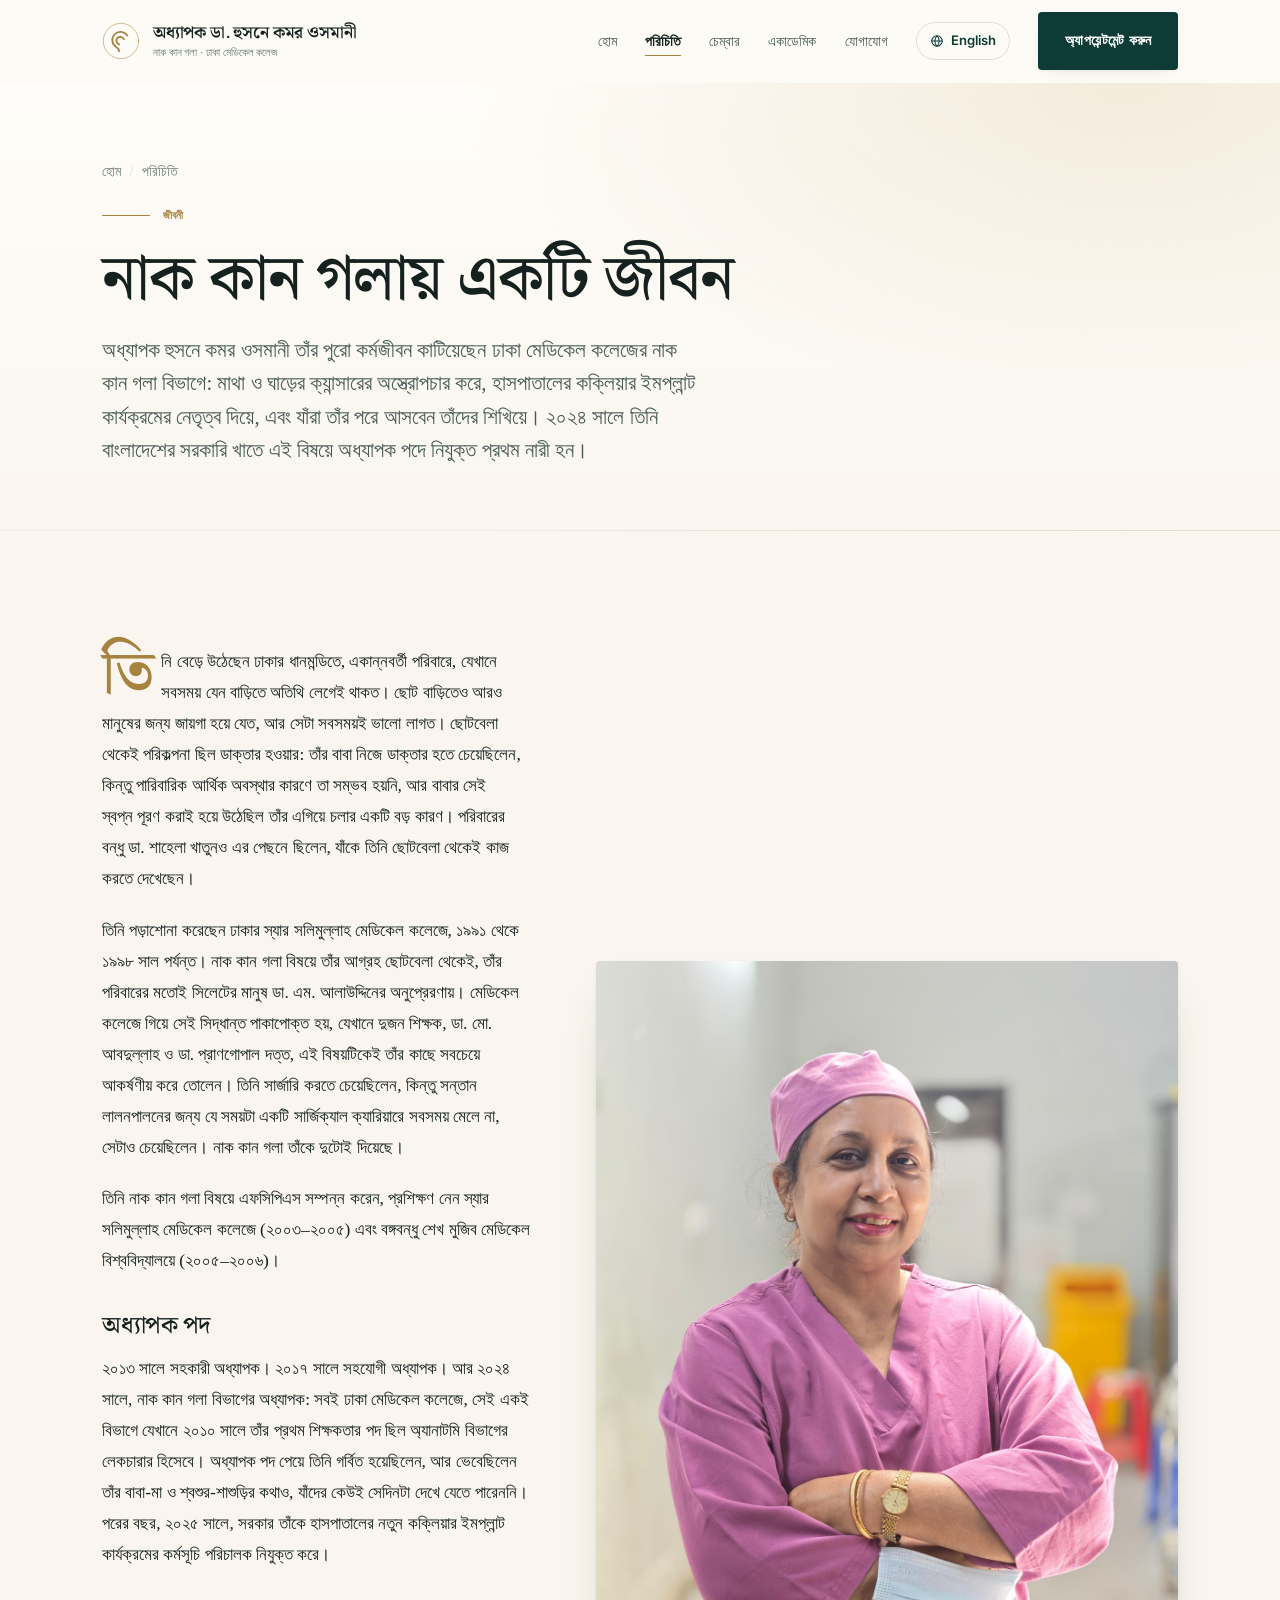
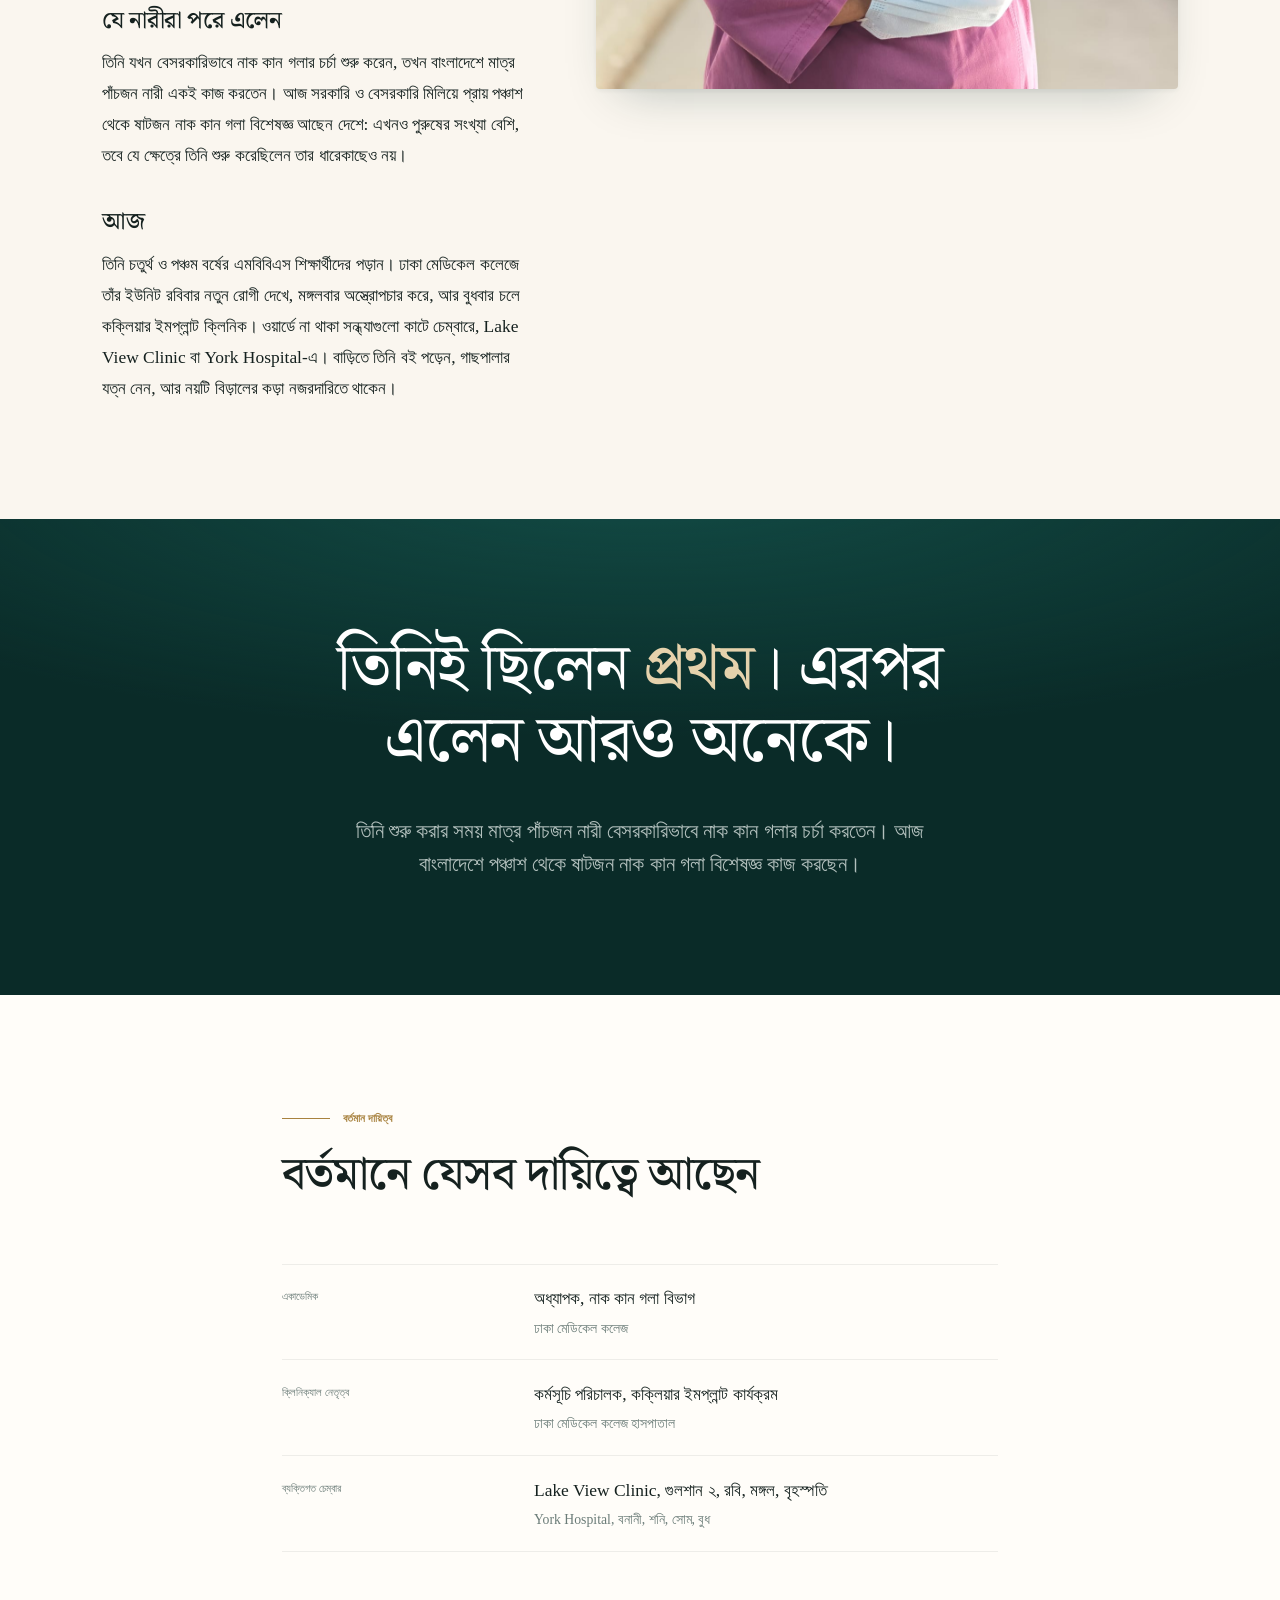
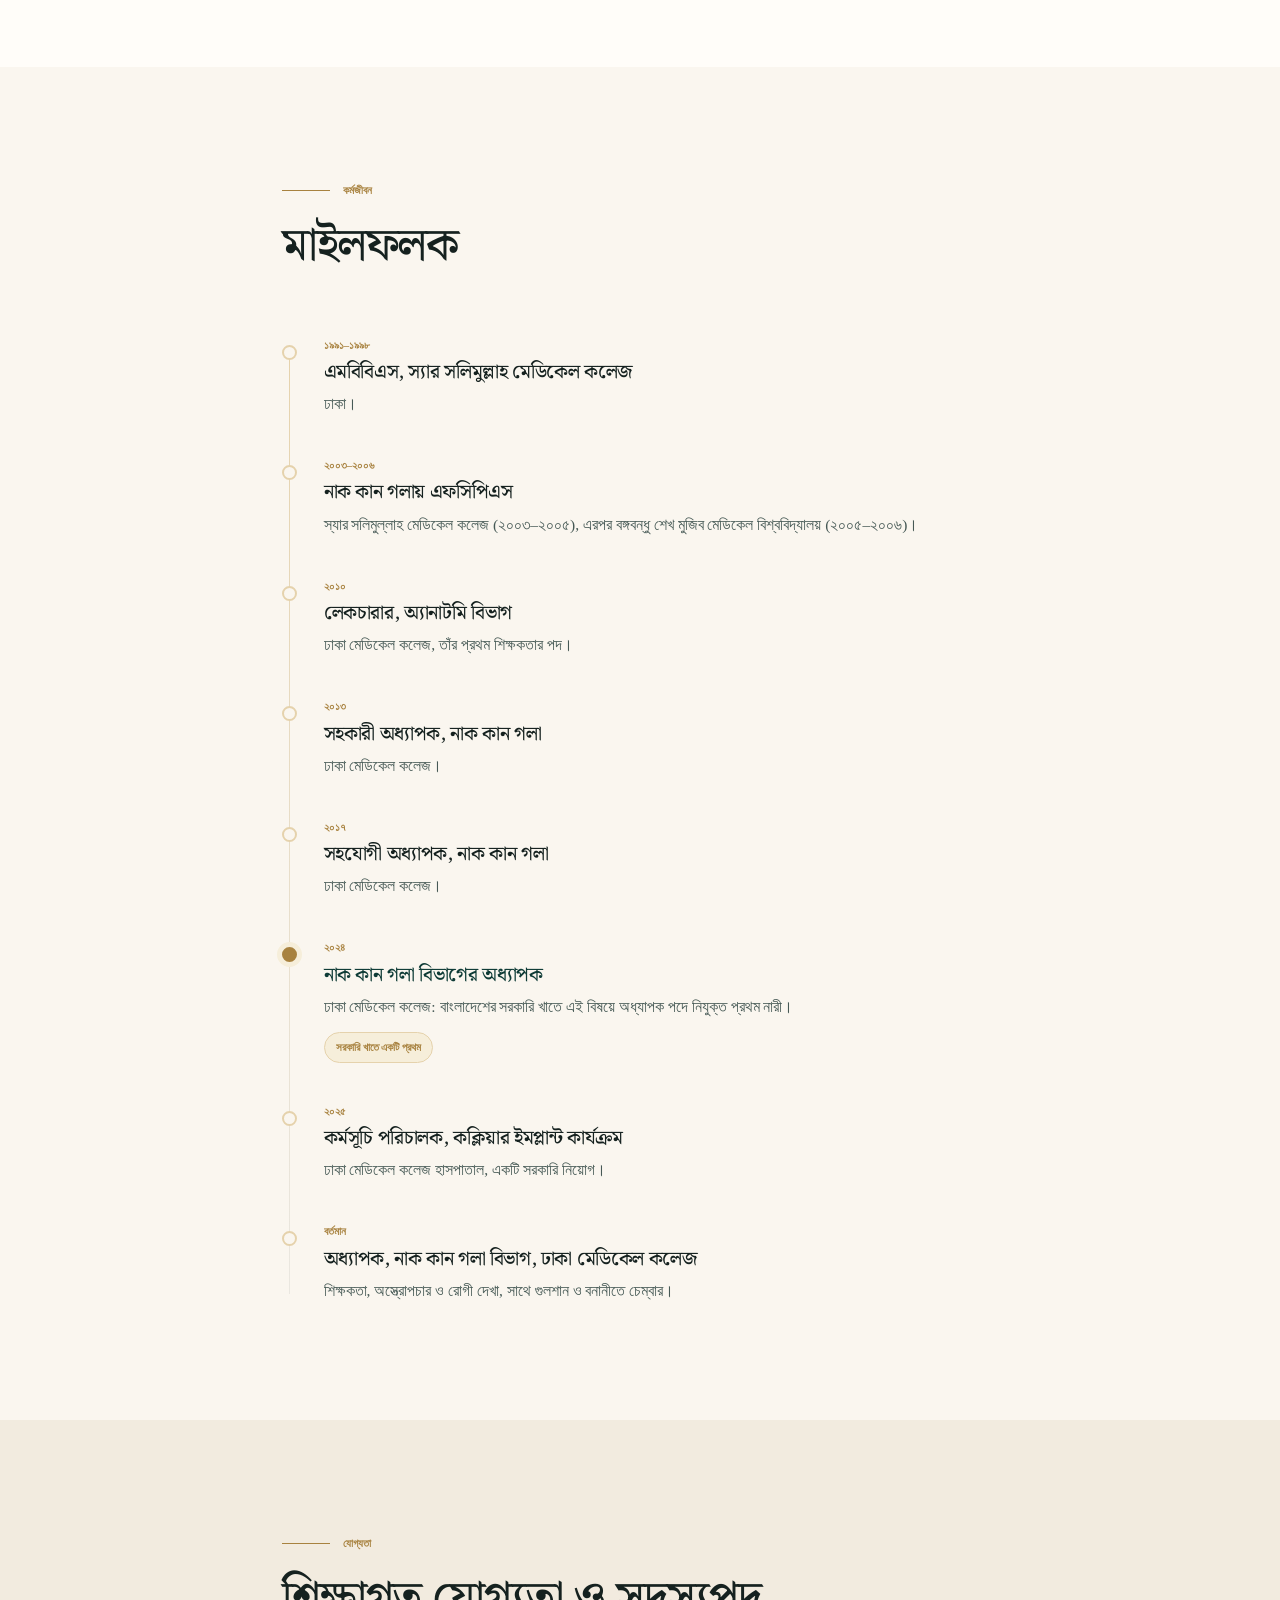
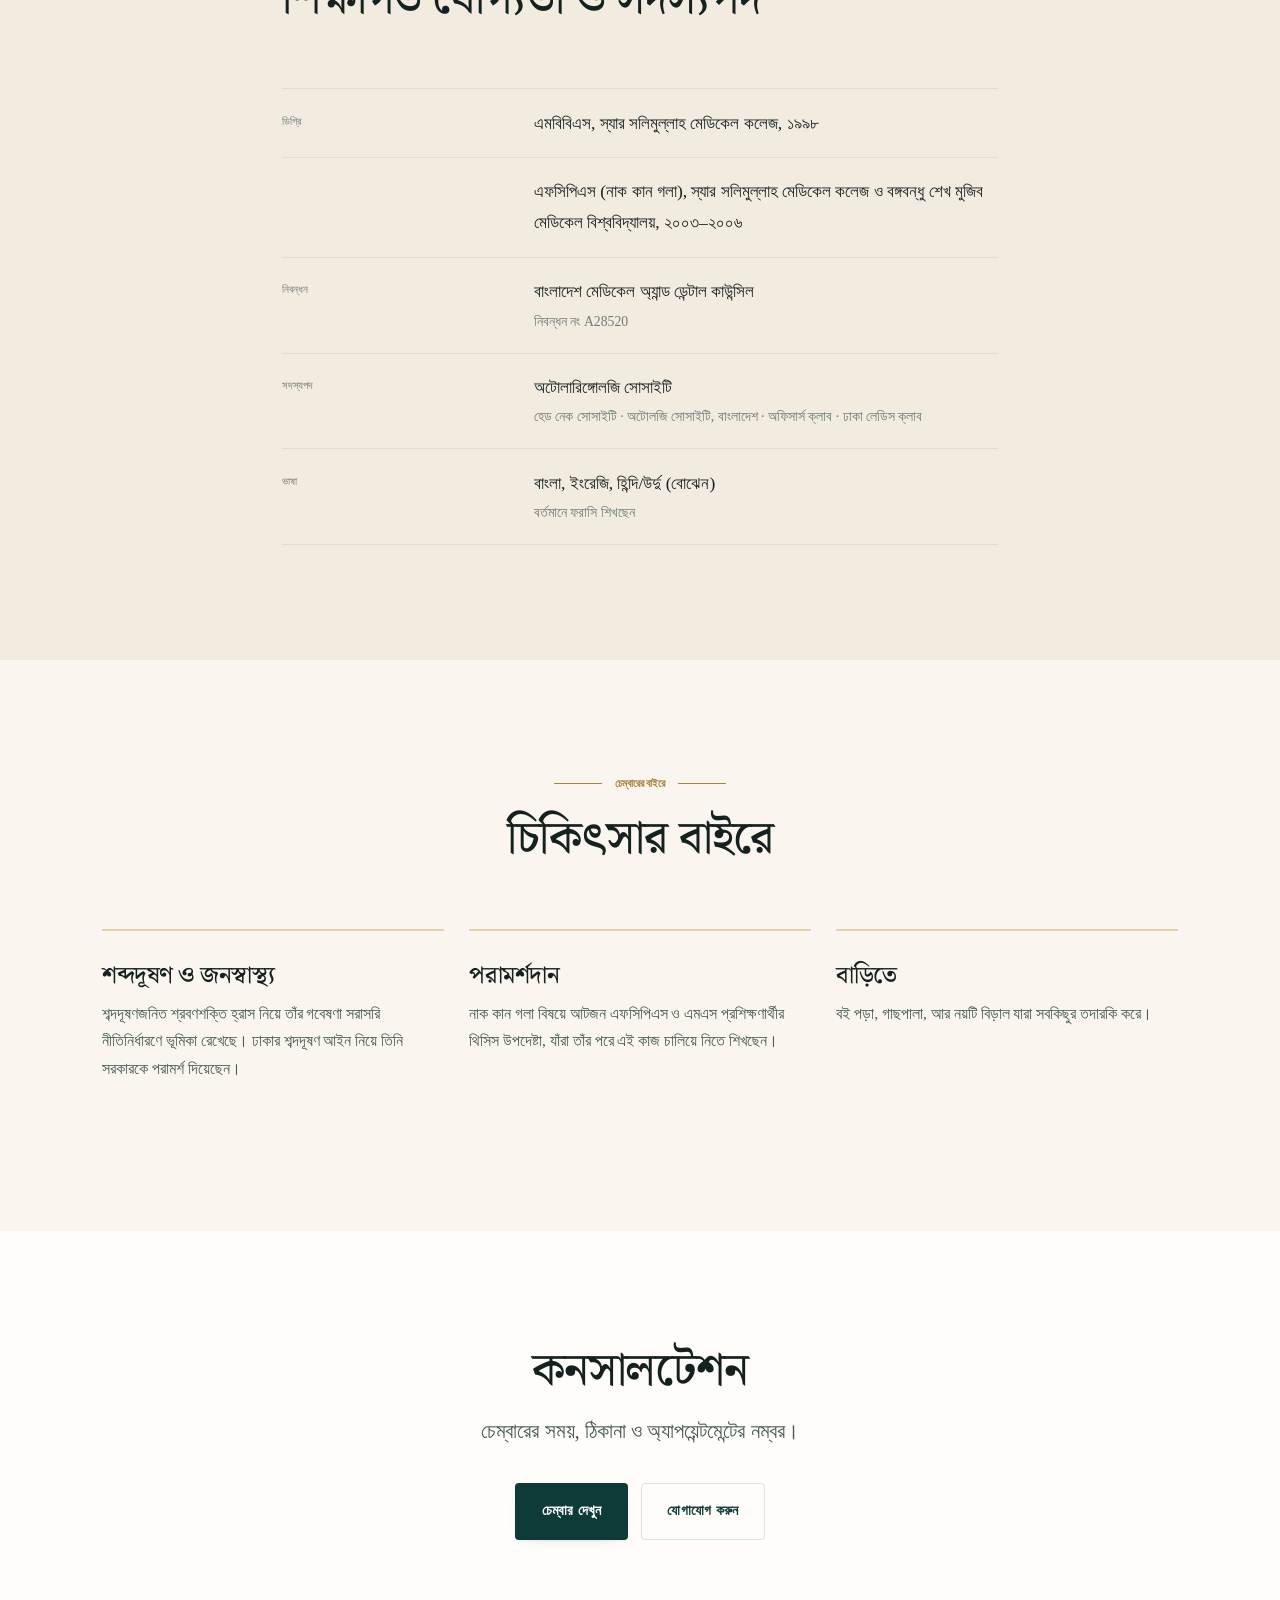
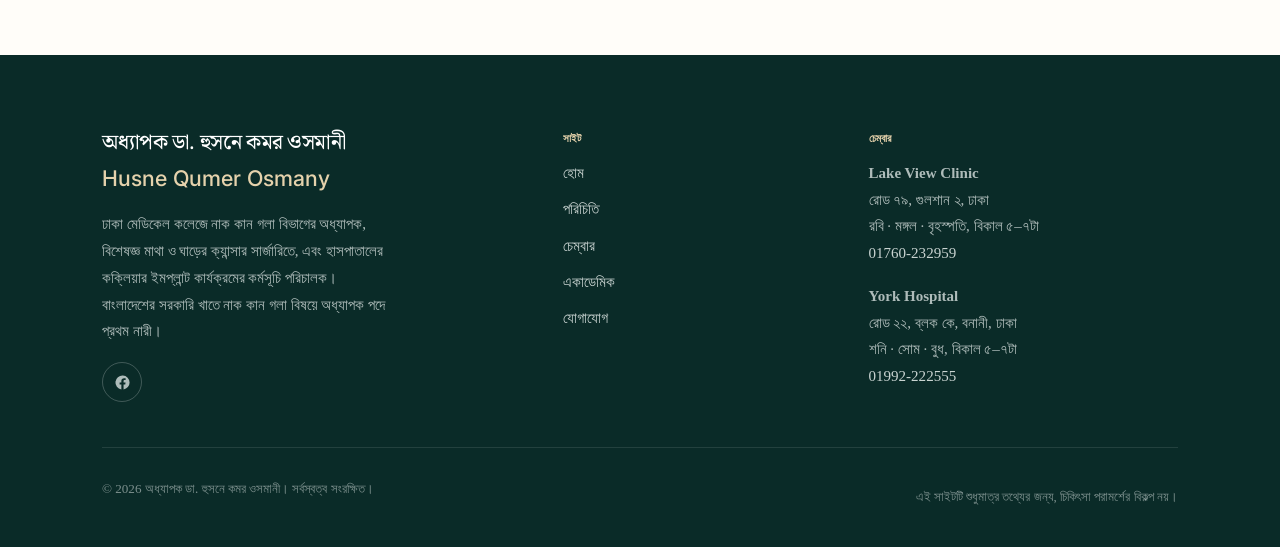
<file: bn/about.html>
<!DOCTYPE html>
<html lang="bn">
<head>
<meta charset="utf-8">
<meta name="viewport" content="width=device-width, initial-scale=1">
<title>পরিচিতি &middot; অধ্যাপক ডা. হুসনে কমর ওসমানী</title>
<meta name="description" content="অধ্যাপক ডা. হুসনে কমর ওসমানীর জীবন ও কর্মজীবন, ধানমন্ডি থেকে ঢাকা মেডিকেল কলেজ পর্যন্ত, এবং বাংলাদেশের সরকারি খাতে নাক কান গলা বিষয়ে প্রথম নারী অধ্যাপক হয়ে ওঠার গল্প।">
<link rel="canonical" href="https://drosmany.com/bn/about.html">
<link rel="alternate" hreflang="en" href="https://drosmany.com/about.html">
<link rel="alternate" hreflang="bn" href="https://drosmany.com/bn/about.html">
<link rel="alternate" hreflang="x-default" href="https://drosmany.com/about.html">

<meta property="og:type" content="website">
<meta property="og:title" content="পরিচিতি &middot; অধ্যাপক ডা. হুসনে কমর ওসমানী">
<meta property="og:description" content="অধ্যাপক ডা. হুসনে কমর ওসমানীর জীবন ও কর্মজীবন, ধানমন্ডি থেকে ঢাকা মেডিকেল কলেজ পর্যন্ত, এবং বাংলাদেশের সরকারি খাতে নাক কান গলা বিষয়ে প্রথম নারী অধ্যাপক হয়ে ওঠার গল্প।">
<meta property="og:image" content="https://drosmany.com/assets/img/og-image.jpg">
<meta property="og:locale" content="bn_BD">
<meta property="og:locale:alternate" content="en_GB">
<meta name="twitter:card" content="summary_large_image">

<link rel="icon" href="../assets/img/favicon.svg" type="image/svg+xml">
<link rel="preconnect" href="https://fonts.googleapis.com">
<link rel="preconnect" href="https://fonts.gstatic.com" crossorigin>
<link rel="stylesheet" href="https://fonts.googleapis.com/css2?family=Noto+Serif+Bengali:wght@400;500;600;700&family=Noto+Sans+Bengali:wght@400;500;600&family=Inter:wght@400;500;600&display=swap">
<link rel="stylesheet" href="../assets/css/styles.css">
</head>
<body>

<a class="skip-link" href="#main">মূল বিষয়বস্তুতে যান</a>

<header class="site-header site-header--solid" id="site-header">
  <div class="wrap site-header__inner">
    <a class="brand" href="index.html">
      <span class="brand__mark" aria-hidden="true">
        <svg viewBox="0 0 40 40" fill="none" stroke="currentColor" stroke-linecap="round">
          <circle cx="20" cy="20" r="18.6" stroke-width="1" stroke-opacity=".55"/>
          <path d="M26.6 14.2a8.6 8.6 0 1 0-11.3 12.3c1.9 1.1 2.6 2.4 2.6 4.3" stroke-width="1.9"/>
          <path d="M23 18a4.1 4.1 0 1 0-4.8 5.6" stroke-width="1.9"/>
        </svg>
      </span>
      <span class="brand__text">
        <span class="brand__name">অধ্যাপক ডা. হুসনে কমর ওসমানী</span>
        <span class="brand__role">নাক কান গলা &middot; ঢাকা মেডিকেল কলেজ</span>
      </span>
    </a>

    <button class="nav-toggle" type="button" aria-expanded="false" aria-controls="primary-nav">
      <span></span><span></span><span></span>
      <span class="visually-hidden">মেনু</span>
    </button>

    <nav class="nav" id="primary-nav" aria-label="প্রধান মেনু">
      <ul class="nav__list">
        <li><a class="nav__link" href="index.html">হোম</a></li>
        <li><a class="nav__link" href="about.html" aria-current="page">পরিচিতি</a></li>
        <li><a class="nav__link" href="practice.html">চেম্বার</a></li>
        <li><a class="nav__link" href="academics.html">একাডেমিক</a></li>
        <li><a class="nav__link" href="contact.html">যোগাযোগ</a></li>
      </ul>
      <a class="lang-switch" lang="en" href="../about.html">
        <svg viewBox="0 0 24 24" fill="none" stroke="currentColor" stroke-width="1.8" stroke-linecap="round" stroke-linejoin="round" aria-hidden="true"><circle cx="12" cy="12" r="9"/><path d="M3 12h18M12 3c2.5 2.7 3.8 6 3.8 9s-1.3 6.3-3.8 9c-2.5-2.7-3.8-6-3.8-9s1.3-6.3 3.8-9z"/></svg>
        English
      </a>
      <a class="btn btn--primary nav__cta" href="contact.html">অ্যাপয়েন্টমেন্ট করুন</a>
    </nav>
  </div>
</header>

<main id="main">

  <section class="page-head">
    <div class="wrap">
      <ol class="crumbs">
        <li><a href="index.html">হোম</a></li>
        <li>পরিচিতি</li>
      </ol>
      <p class="eyebrow">জীবনী</p>
      <h1>নাক কান গলায় একটি জীবন</h1>
      <p class="lede">
        অধ্যাপক হুসনে কমর ওসমানী তাঁর পুরো কর্মজীবন কাটিয়েছেন ঢাকা মেডিকেল
        কলেজের নাক কান গলা বিভাগে: মাথা ও ঘাড়ের ক্যান্সারের অস্ত্রোপচার
        করে, হাসপাতালের কক্লিয়ার ইমপ্লান্ট কার্যক্রমের নেতৃত্ব দিয়ে, এবং
        যাঁরা তাঁর পরে আসবেন তাঁদের শিখিয়ে। ২০২৪ সালে তিনি বাংলাদেশের
        সরকারি খাতে এই বিষয়ে অধ্যাপক পদে নিযুক্ত প্রথম নারী হন।
      </p>
    </div>
  </section>

  <!-- ====================== BIOGRAPHY ====================== -->
  <section class="section">
    <div class="wrap split split--reverse">

      <div class="split__media" data-reveal>
        <!-- A second, different photograph (a ward round, a teaching moment,
             receiving an award) would work even better here than repeating
             the hero image. Swap this src if one becomes available:
             <img src="../assets/img/portrait-2.jpg" alt="..."> -->
        <img src="../assets/img/portrait.jpg" alt="অপারেশন থিয়েটারে অধ্যাপক ডা. হুসনে কমর ওসমানী" width="1280" height="1599">
      </div>

      <div class="prose" data-reveal>
        <p class="dropcap">
          তিনি বেড়ে উঠেছেন ঢাকার ধানমন্ডিতে, একান্নবর্তী পরিবারে, যেখানে
          সবসময় যেন বাড়িতে অতিথি লেগেই থাকত। ছোট বাড়িতেও আরও মানুষের
          জন্য জায়গা হয়ে যেত, আর সেটা সবসময়ই ভালো লাগত। ছোটবেলা থেকেই
          পরিকল্পনা ছিল ডাক্তার হওয়ার: তাঁর বাবা নিজে ডাক্তার হতে
          চেয়েছিলেন, কিন্তু পারিবারিক আর্থিক অবস্থার কারণে তা সম্ভব হয়নি,
          আর বাবার সেই স্বপ্ন পূরণ করাই হয়ে উঠেছিল তাঁর এগিয়ে চলার একটি
          বড় কারণ। পরিবারের বন্ধু ডা. শাহেলা খাতুনও এর পেছনে ছিলেন, যাঁকে
          তিনি ছোটবেলা থেকেই কাজ করতে দেখেছেন।
        </p>
        <p>
          তিনি পড়াশোনা করেছেন ঢাকার স্যার সলিমুল্লাহ মেডিকেল কলেজে, ১৯৯১
          থেকে ১৯৯৮ সাল পর্যন্ত। নাক কান গলা বিষয়ে তাঁর আগ্রহ ছোটবেলা
          থেকেই, তাঁর পরিবারের মতোই সিলেটের মানুষ ডা. এম. আলাউদ্দিনের
          অনুপ্রেরণায়। মেডিকেল কলেজে গিয়ে সেই সিদ্ধান্ত পাকাপোক্ত হয়,
          যেখানে দুজন শিক্ষক, ডা. মো. আবদুল্লাহ ও ডা. প্রাণগোপাল দত্ত, এই
          বিষয়টিকেই তাঁর কাছে সবচেয়ে আকর্ষণীয় করে তোলেন। তিনি সার্জারি
          করতে চেয়েছিলেন, কিন্তু সন্তান লালনপালনের জন্য যে সময়টা একটি
          সার্জিক্যাল ক্যারিয়ারে সবসময় মেলে না, সেটাও চেয়েছিলেন। নাক কান
          গলা তাঁকে দুটোই দিয়েছে।
        </p>
        <p>
          তিনি নাক কান গলা বিষয়ে এফসিপিএস সম্পন্ন করেন, প্রশিক্ষণ নেন
          স্যার সলিমুল্লাহ মেডিকেল কলেজে (২০০৩&ndash;২০০৫) এবং বঙ্গবন্ধু
          শেখ মুজিব মেডিকেল বিশ্ববিদ্যালয়ে (২০০৫&ndash;২০০৬)।
        </p>

        <h3>অধ্যাপক পদ</h3>
        <p>
          ২০১৩ সালে সহকারী অধ্যাপক। ২০১৭ সালে সহযোগী অধ্যাপক। আর ২০২৪
          সালে, নাক কান গলা বিভাগের অধ্যাপক: সবই ঢাকা মেডিকেল কলেজে, সেই
          একই বিভাগে যেখানে ২০১০ সালে তাঁর প্রথম শিক্ষকতার পদ ছিল অ্যানাটমি
          বিভাগের লেকচারার হিসেবে। অধ্যাপক পদ পেয়ে তিনি গর্বিত হয়েছিলেন,
          আর ভেবেছিলেন তাঁর বাবা-মা ও শ্বশুর-শাশুড়ির কথাও, যাঁদের কেউই
          সেদিনটা দেখে যেতে পারেননি। পরের বছর, ২০২৫ সালে, সরকার তাঁকে
          হাসপাতালের নতুন কক্লিয়ার ইমপ্লান্ট কার্যক্রমের কর্মসূচি পরিচালক
          নিযুক্ত করে।
        </p>

        <h3>যে নারীরা পরে এলেন</h3>
        <p>
          তিনি যখন বেসরকারিভাবে নাক কান গলার চর্চা শুরু করেন, তখন
          বাংলাদেশে মাত্র পাঁচজন নারী একই কাজ করতেন। আজ সরকারি ও বেসরকারি
          মিলিয়ে প্রায় পঞ্চাশ থেকে ষাটজন নাক কান গলা বিশেষজ্ঞ আছেন দেশে:
          এখনও পুরুষের সংখ্যা বেশি, তবে যে ক্ষেত্রে তিনি শুরু করেছিলেন তার
          ধারেকাছেও নয়।
        </p>

        <h3>আজ</h3>
        <p>
          তিনি চতুর্থ ও পঞ্চম বর্ষের এমবিবিএস শিক্ষার্থীদের পড়ান। ঢাকা
          মেডিকেল কলেজে তাঁর ইউনিট রবিবার নতুন রোগী দেখে, মঙ্গলবার
          অস্ত্রোপচার করে, আর বুধবার চলে কক্লিয়ার ইমপ্লান্ট ক্লিনিক।
          ওয়ার্ডে না থাকা সন্ধ্যাগুলো কাটে চেম্বারে, Lake View Clinic বা
          York Hospital-এ। বাড়িতে তিনি বই পড়েন, গাছপালার যত্ন নেন, আর
          নয়টি বিড়ালের কড়া নজরদারিতে থাকেন।
        </p>
      </div>

    </div>
  </section>

  <!-- ====================== MILESTONE CALLOUT ====================== -->
  <section class="section section--dark milestone">
    <div class="wrap">
      <blockquote data-reveal>
        তিনিই ছিলেন <em>প্রথম</em>। এরপর এলেন আরও অনেকে।
      </blockquote>
      <p class="milestone__note" data-reveal>
        তিনি শুরু করার সময় মাত্র পাঁচজন নারী বেসরকারিভাবে নাক কান গলার
        চর্চা করতেন। আজ বাংলাদেশে পঞ্চাশ থেকে ষাটজন নাক কান গলা বিশেষজ্ঞ
        কাজ করছেন।
      </p>
    </div>
  </section>

  <!-- ====================== CURRENT ROLES ====================== -->
  <section class="section section--paper">
    <div class="wrap wrap--narrow">
      <div class="section-head">
        <p class="eyebrow">বর্তমান দায়িত্ব</p>
        <h2>বর্তমানে যেসব দায়িত্বে আছেন</h2>
      </div>

      <dl class="deflist" data-reveal>
        <div>
          <dt>একাডেমিক</dt>
          <dd>
            অধ্যাপক, নাক কান গলা বিভাগ
            <small>ঢাকা মেডিকেল কলেজ</small>
          </dd>
        </div>
        <div>
          <dt>ক্লিনিক্যাল নেতৃত্ব</dt>
          <dd>
            কর্মসূচি পরিচালক, কক্লিয়ার ইমপ্লান্ট কার্যক্রম
            <small>ঢাকা মেডিকেল কলেজ হাসপাতাল</small>
          </dd>
        </div>
        <div>
          <dt>ব্যক্তিগত চেম্বার</dt>
          <dd>
            Lake View Clinic, গুলশান ২, রবি, মঙ্গল, বৃহস্পতি
            <small>York Hospital, বনানী, শনি, সোম, বুধ</small>
          </dd>
        </div>
      </dl>
    </div>
  </section>

  <!-- ====================== TIMELINE ====================== -->
  <section class="section">
    <div class="wrap wrap--narrow">
      <div class="section-head">
        <p class="eyebrow">কর্মজীবন</p>
        <h2>মাইলফলক</h2>
      </div>

      <ol class="timeline">
        <li data-reveal>
          <span class="timeline__year">১৯৯১&ndash;১৯৯৮</span>
          <h3>এমবিবিএস, স্যার সলিমুল্লাহ মেডিকেল কলেজ</h3>
          <p>ঢাকা।</p>
        </li>
        <li data-reveal>
          <span class="timeline__year">২০০৩&ndash;২০০৬</span>
          <h3>নাক কান গলায় এফসিপিএস</h3>
          <p>স্যার সলিমুল্লাহ মেডিকেল কলেজ (২০০৩&ndash;২০০৫), এরপর বঙ্গবন্ধু শেখ মুজিব মেডিকেল বিশ্ববিদ্যালয় (২০০৫&ndash;২০০৬)।</p>
        </li>
        <li data-reveal>
          <span class="timeline__year">২০১০</span>
          <h3>লেকচারার, অ্যানাটমি বিভাগ</h3>
          <p>ঢাকা মেডিকেল কলেজ, তাঁর প্রথম শিক্ষকতার পদ।</p>
        </li>
        <li data-reveal>
          <span class="timeline__year">২০১৩</span>
          <h3>সহকারী অধ্যাপক, নাক কান গলা</h3>
          <p>ঢাকা মেডিকেল কলেজ।</p>
        </li>
        <li data-reveal>
          <span class="timeline__year">২০১৭</span>
          <h3>সহযোগী অধ্যাপক, নাক কান গলা</h3>
          <p>ঢাকা মেডিকেল কলেজ।</p>
        </li>
        <li class="is-milestone" data-reveal>
          <span class="timeline__year">২০২৪</span>
          <h3>নাক কান গলা বিভাগের অধ্যাপক</h3>
          <p>
            ঢাকা মেডিকেল কলেজ: বাংলাদেশের সরকারি খাতে এই বিষয়ে অধ্যাপক
            পদে নিযুক্ত প্রথম নারী।
          </p>
          <span class="timeline__flag">সরকারি খাতে একটি প্রথম</span>
        </li>
        <li data-reveal>
          <span class="timeline__year">২০২৫</span>
          <h3>কর্মসূচি পরিচালক, কক্লিয়ার ইমপ্লান্ট কার্যক্রম</h3>
          <p>ঢাকা মেডিকেল কলেজ হাসপাতাল, একটি সরকারি নিয়োগ।</p>
        </li>
        <li data-reveal>
          <span class="timeline__year">বর্তমান</span>
          <h3>অধ্যাপক, নাক কান গলা বিভাগ, ঢাকা মেডিকেল কলেজ</h3>
          <p>শিক্ষকতা, অস্ত্রোপচার ও রোগী দেখা, সাথে গুলশান ও বনানীতে চেম্বার।</p>
        </li>
      </ol>
    </div>
  </section>

  <!-- ====================== CREDENTIALS ====================== -->
  <section class="section section--ivory-deep">
    <div class="wrap wrap--narrow">
      <div class="section-head">
        <p class="eyebrow">যোগ্যতা</p>
        <h2>শিক্ষাগত যোগ্যতা ও সদস্যপদ</h2>
      </div>

      <dl class="deflist" data-reveal>
        <div>
          <dt>ডিগ্রি</dt>
          <dd>
            এমবিবিএস, স্যার সলিমুল্লাহ মেডিকেল কলেজ, ১৯৯৮
          </dd>
        </div>
        <div>
          <dt></dt>
          <dd>এফসিপিএস (নাক কান গলা), স্যার সলিমুল্লাহ মেডিকেল কলেজ ও বঙ্গবন্ধু শেখ মুজিব মেডিকেল বিশ্ববিদ্যালয়, ২০০৩&ndash;২০০৬</dd>
        </div>
        <div>
          <dt>নিবন্ধন</dt>
          <dd>
            বাংলাদেশ মেডিকেল অ্যান্ড ডেন্টাল কাউন্সিল
            <small>নিবন্ধন নং A28520</small>
          </dd>
        </div>
        <div>
          <dt>সদস্যপদ</dt>
          <dd>
            অটোলারিঙ্গোলজি সোসাইটি
            <small>হেড নেক সোসাইটি &middot; অটোলজি সোসাইটি, বাংলাদেশ &middot; অফিসার্স ক্লাব &middot; ঢাকা লেডিস ক্লাব</small>
          </dd>
        </div>
        <div>
          <dt>ভাষা</dt>
          <dd>বাংলা, ইংরেজি, হিন্দি/উর্দু (বোঝেন)<small>বর্তমানে ফরাসি শিখছেন</small></dd>
        </div>
      </dl>
    </div>
  </section>

  <!-- ====================== BEYOND MEDICINE ====================== -->
  <section class="section">
    <div class="wrap">
      <div class="section-head section-head--center">
        <p class="eyebrow eyebrow--center">চেম্বারের বাইরে</p>
        <h2>চিকিৎসার বাইরে</h2>
      </div>

      <div class="grid grid--3">
        <article class="card card--rule" data-reveal>
          <h3>শব্দদূষণ ও জনস্বাস্থ্য</h3>
          <p>শব্দদূষণজনিত শ্রবণশক্তি হ্রাস নিয়ে তাঁর গবেষণা সরাসরি নীতিনির্ধারণে ভূমিকা রেখেছে। ঢাকার শব্দদূষণ আইন নিয়ে তিনি সরকারকে পরামর্শ দিয়েছেন।</p>
        </article>
        <article class="card card--rule" data-reveal>
          <h3>পরামর্শদান</h3>
          <p>নাক কান গলা বিষয়ে আটজন এফসিপিএস ও এমএস প্রশিক্ষণার্থীর থিসিস উপদেষ্টা, যাঁরা তাঁর পরে এই কাজ চালিয়ে নিতে শিখছেন।</p>
        </article>
        <article class="card card--rule" data-reveal>
          <h3>বাড়িতে</h3>
          <p>বই পড়া, গাছপালা, আর নয়টি বিড়াল যারা সবকিছুর তদারকি করে।</p>
        </article>
      </div>
    </div>
  </section>

  <section class="section section--paper cta-band">
    <div class="wrap">
      <h2>কনসালটেশন</h2>
      <p class="lede">চেম্বারের সময়, ঠিকানা ও অ্যাপয়েন্টমেন্টের নম্বর।</p>
      <div class="btn-row">
        <a class="btn btn--primary" href="practice.html">চেম্বার দেখুন</a>
        <a class="btn btn--ghost" href="contact.html">যোগাযোগ করুন</a>
      </div>
    </div>
  </section>
</main>

<footer class="site-footer">
  <div class="wrap">
    <div class="site-footer__grid">
      <div>
        <h2>অধ্যাপক ডা. হুসনে কমর ওসমানী</h2>
        <p class="name-bn" lang="en">Husne Qumer Osmany</p>
        <p class="site-footer__tag">
          ঢাকা মেডিকেল কলেজে নাক কান গলা বিভাগের অধ্যাপক, বিশেষজ্ঞ মাথা ও
          ঘাড়ের ক্যান্সার সার্জারিতে, এবং হাসপাতালের কক্লিয়ার ইমপ্লান্ট
          কার্যক্রমের কর্মসূচি পরিচালক। বাংলাদেশের সরকারি খাতে নাক কান
          গলা বিষয়ে অধ্যাপক পদে প্রথম নারী।
        </p>
        <ul class="social">
          <li>
            <a href="https://www.facebook.com/profile.php?id=61558987224387" target="_blank" rel="noopener" aria-label="ফেসবুক পেজ">
              <svg viewBox="0 0 24 24" fill="currentColor" aria-hidden="true"><path d="M22 12a10 10 0 1 0-11.6 9.9v-7H7.9V12h2.5V9.8c0-2.5 1.5-3.9 3.8-3.9 1.1 0 2.2.2 2.2.2v2.5h-1.3c-1.2 0-1.6.8-1.6 1.6V12h2.8l-.4 2.9h-2.4v7A10 10 0 0 0 22 12z"/></svg>
            </a>
          </li>
        </ul>
      </div>
      <div>
        <h3>সাইট</h3>
        <ul>
          <li><a href="index.html">হোম</a></li>
          <li><a href="about.html">পরিচিতি</a></li>
          <li><a href="practice.html">চেম্বার</a></li>
          <li><a href="academics.html">একাডেমিক</a></li>
          <li><a href="contact.html">যোগাযোগ</a></li>
        </ul>
      </div>
      <div>
        <h3>চেম্বার</h3>
        <ul>
          <li>
            <strong>Lake View Clinic</strong><br>
            রোড ৭৯, গুলশান ২, ঢাকা<br>
            রবি &middot; মঙ্গল &middot; বৃহস্পতি, বিকাল ৫–৭টা<br>
            <a href="tel:+8801760232959">01760-232959</a>
          </li>
          <li style="margin-top:1rem;">
            <strong>York Hospital</strong><br>
            রোড ২২, ব্লক কে, বনানী, ঢাকা<br>
            শনি &middot; সোম &middot; বুধ, বিকাল ৫–৭টা<br>
            <a href="tel:+8801992222555">01992-222555</a>
          </li>
        </ul>
      </div>
    </div>
    <div class="site-footer__bottom">
      <p>&copy; <span data-year>2026</span> অধ্যাপক ডা. হুসনে কমর ওসমানী। সর্বস্বত্ব সংরক্ষিত।</p>
      <p>এই সাইটটি শুধুমাত্র তথ্যের জন্য, চিকিৎসা পরামর্শের বিকল্প নয়।</p>
    </div>
  </div>
</footer>

<script src="../assets/js/main.js"></script>
</body>
</html>
</file>
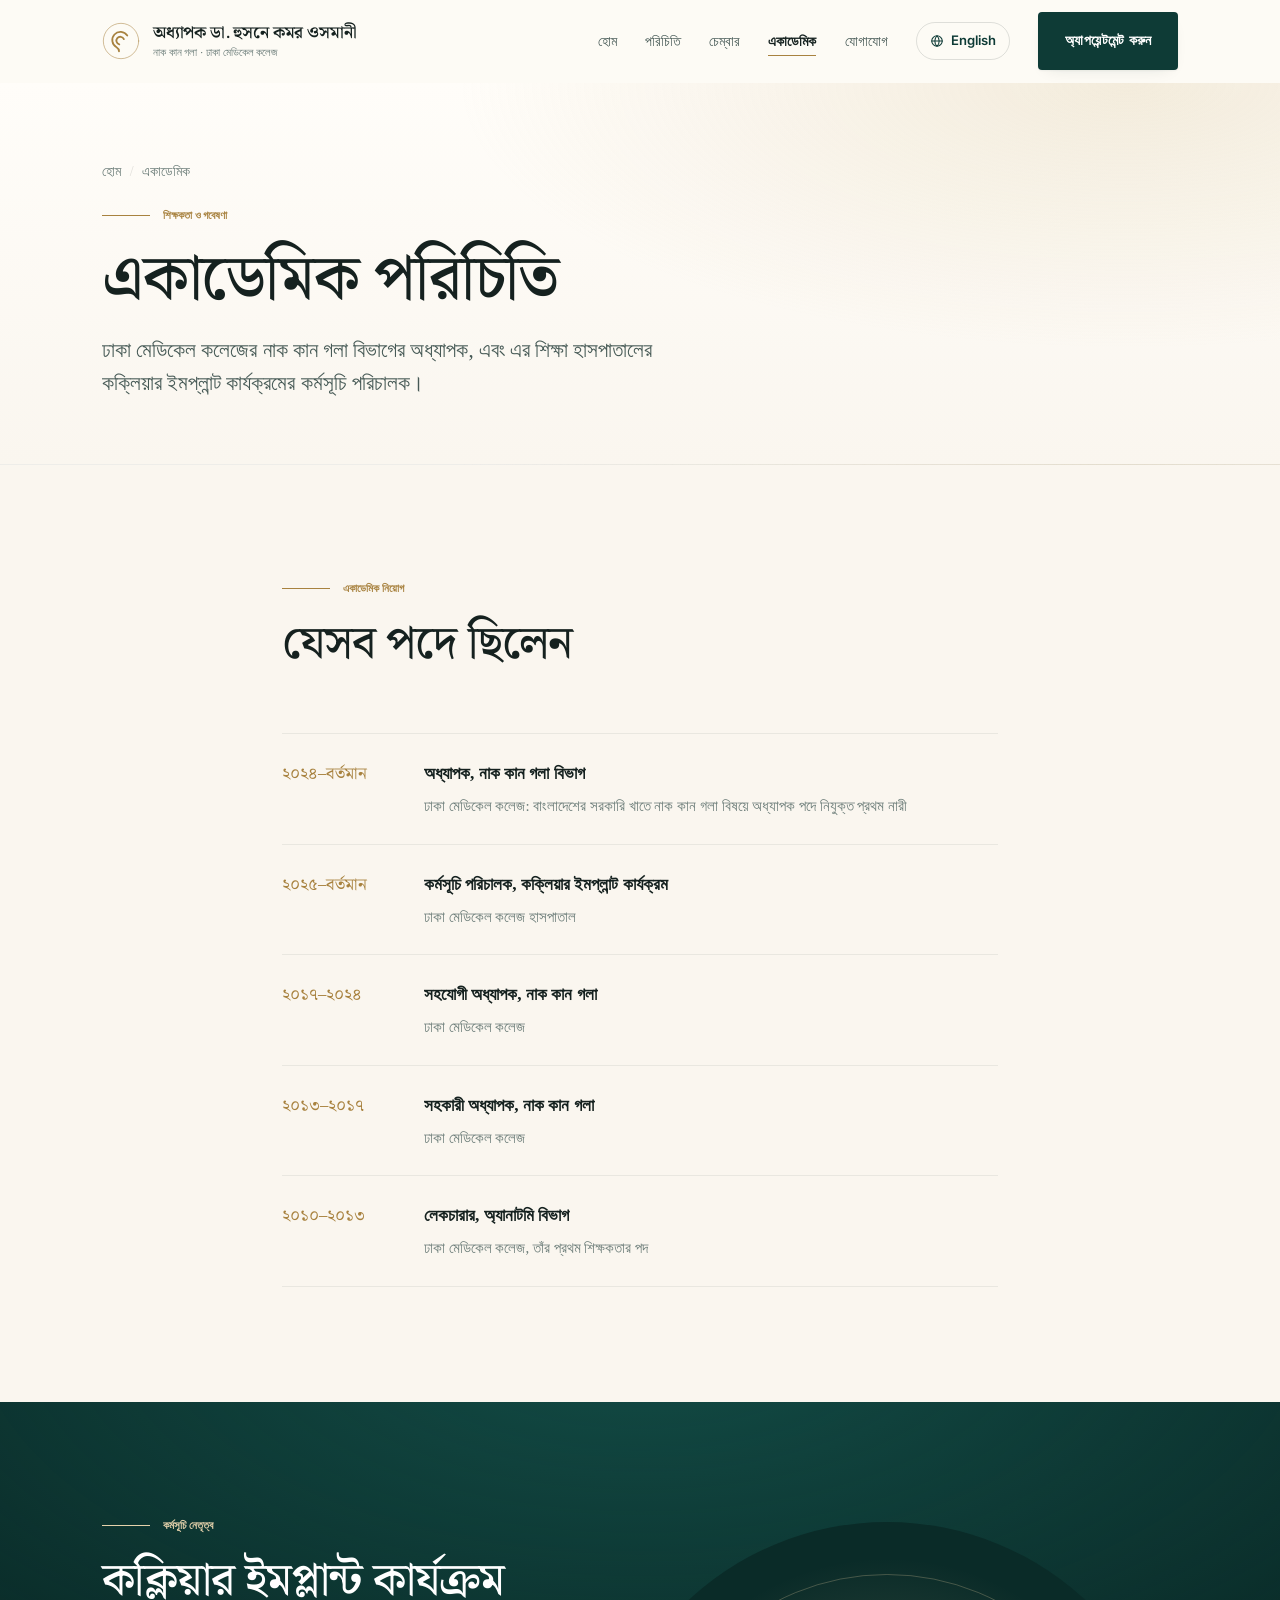
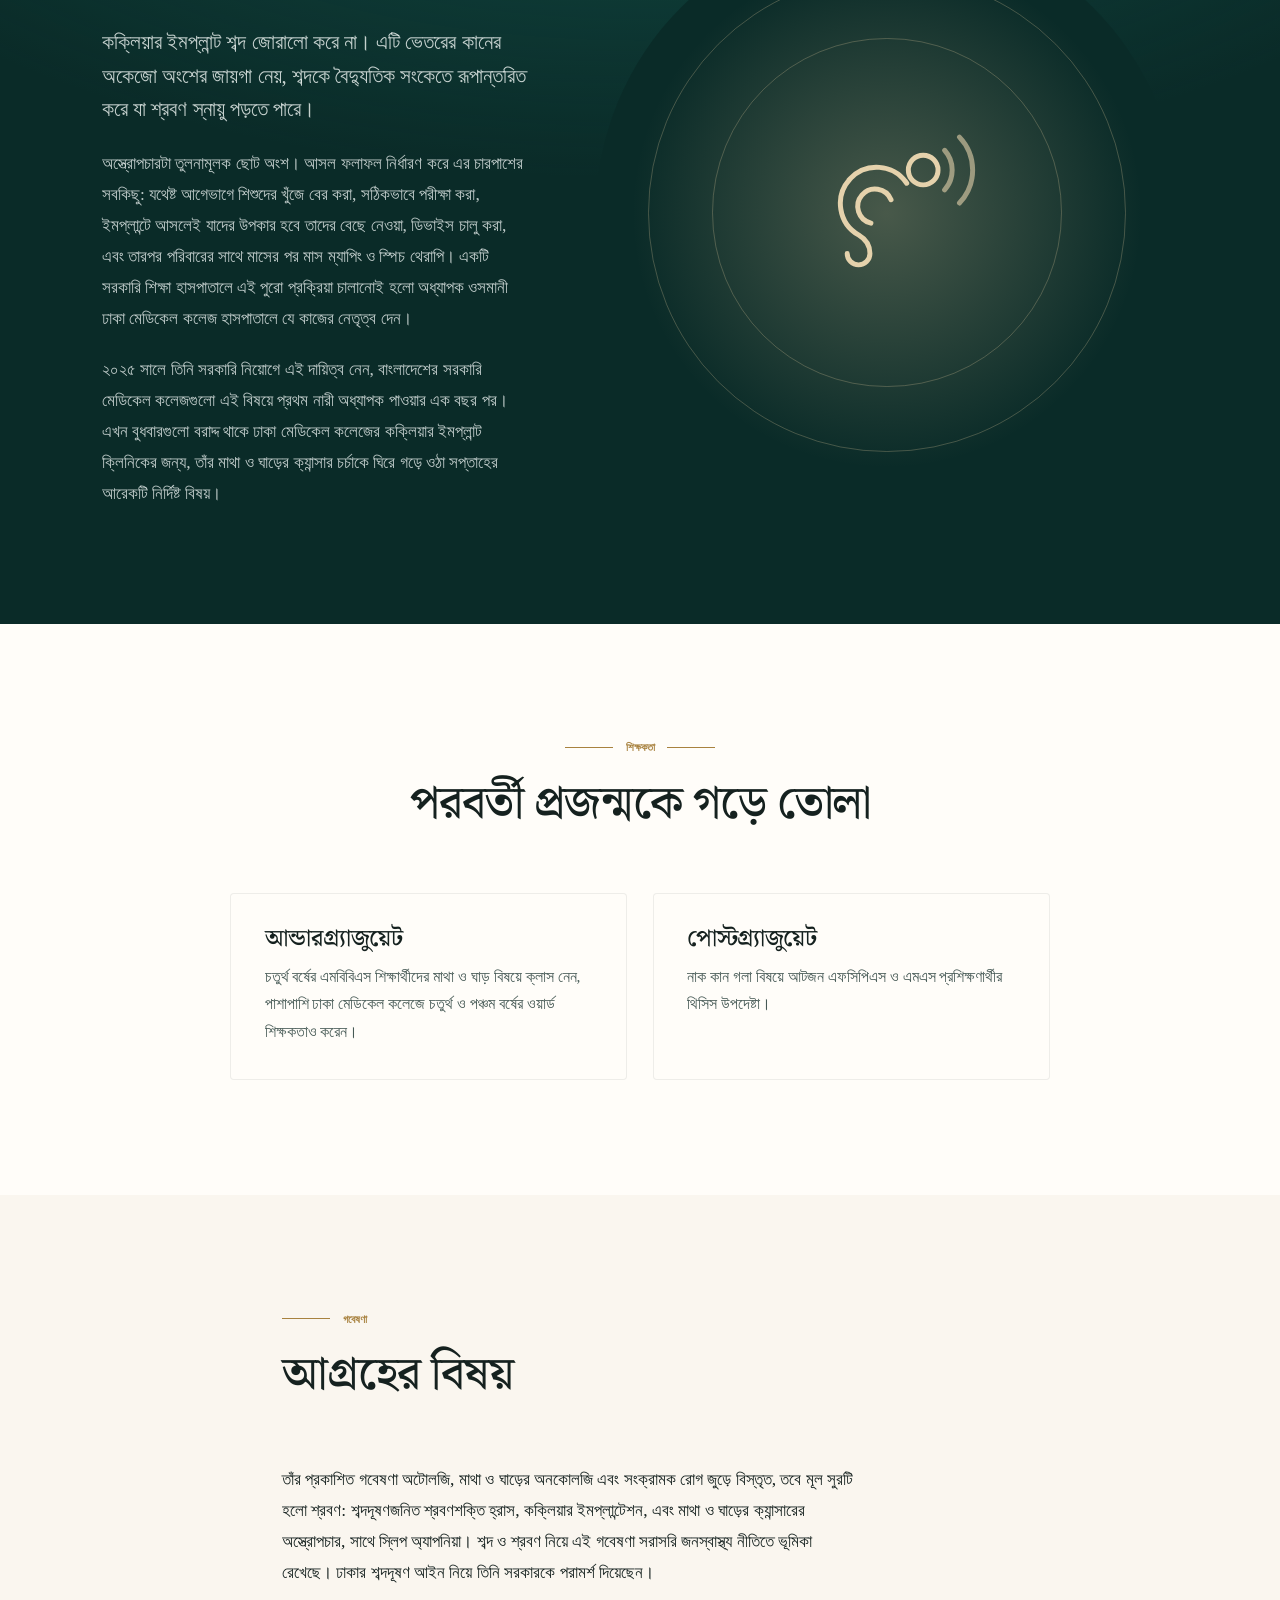
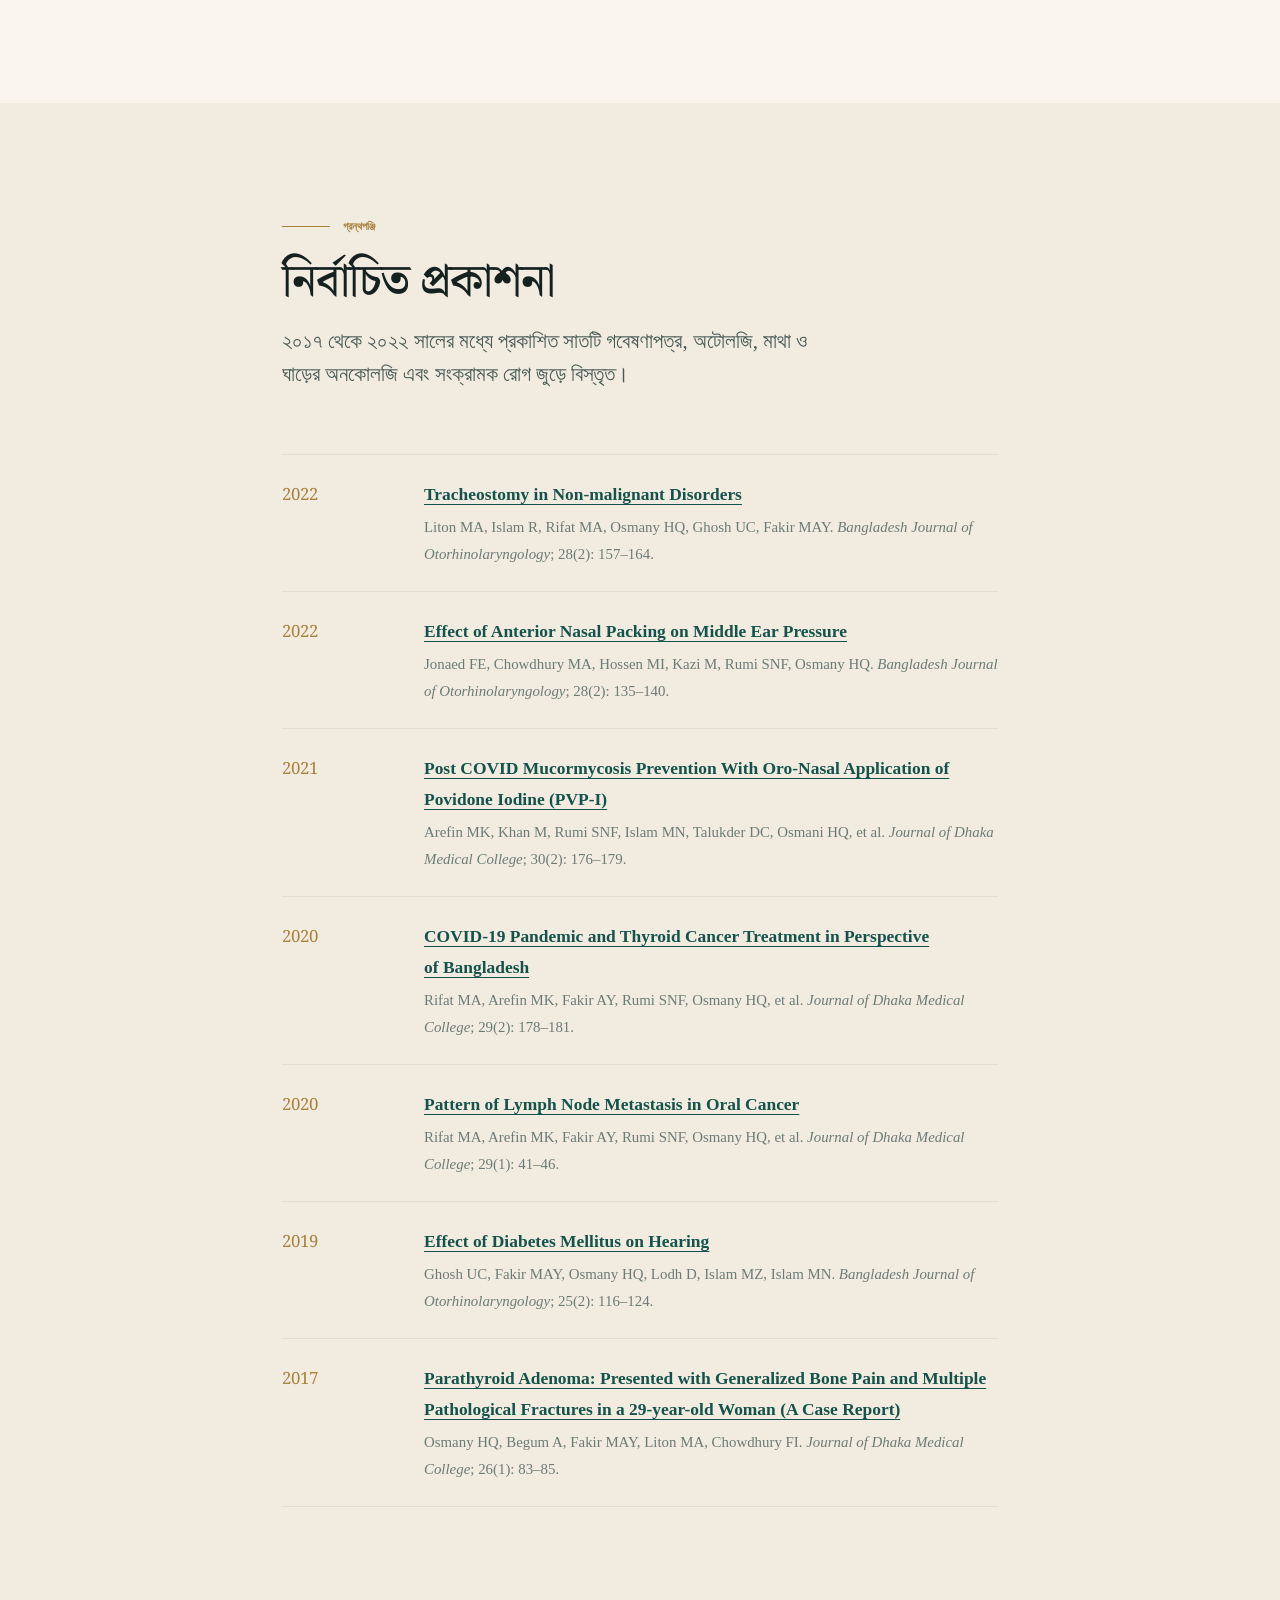
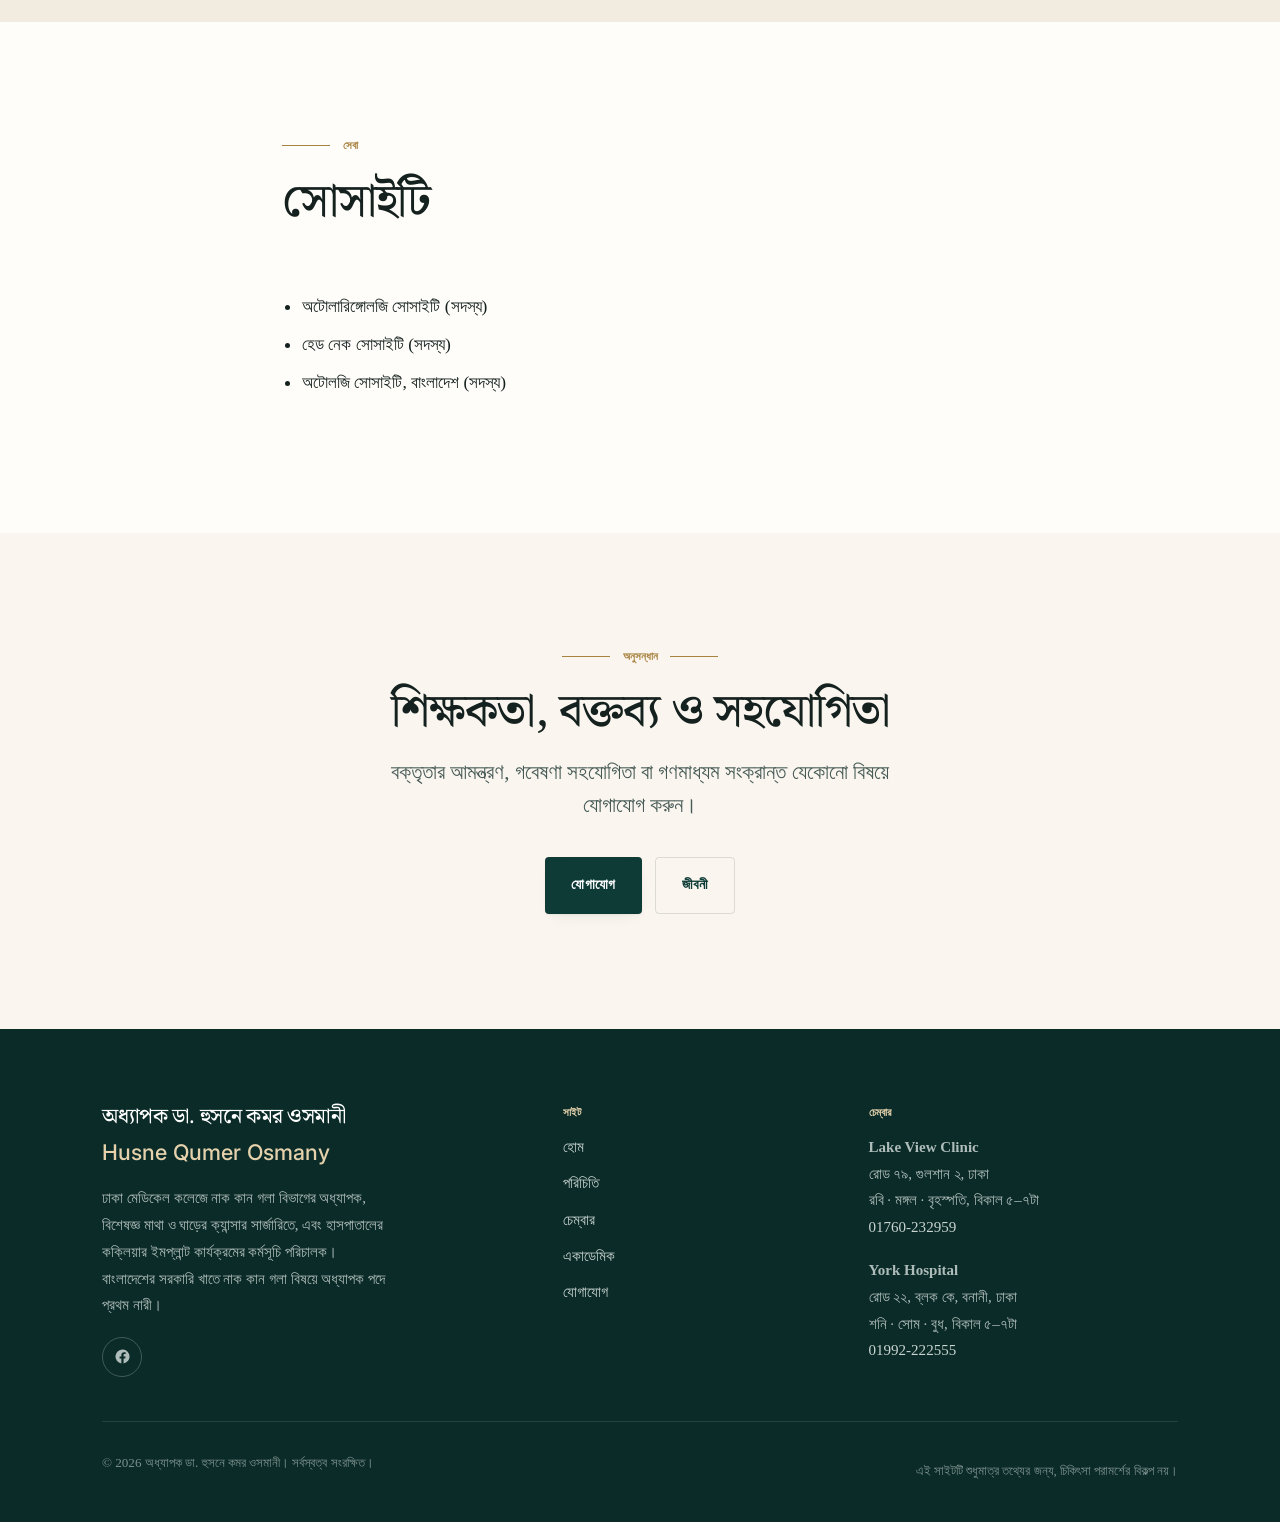
<file: bn/academics.html>
<!DOCTYPE html>
<html lang="bn">
<head>
<meta charset="utf-8">
<meta name="viewport" content="width=device-width, initial-scale=1">
<title>একাডেমিক &middot; অধ্যাপক ডা. হুসনে কমর ওসমানী</title>
<meta name="description" content="অধ্যাপক ডা. হুসনে কমর ওসমানীর একাডেমিক কর্মজীবন, কক্লিয়ার ইমপ্লান্ট কার্যক্রম, শিক্ষকতা ও প্রকাশিত গবেষণা। ঢাকা মেডিকেল কলেজের নাক কান গলা বিভাগের অধ্যাপক।">
<link rel="canonical" href="https://drosmany.com/bn/academics.html">
<link rel="alternate" hreflang="en" href="https://drosmany.com/academics.html">
<link rel="alternate" hreflang="bn" href="https://drosmany.com/bn/academics.html">
<link rel="alternate" hreflang="x-default" href="https://drosmany.com/academics.html">

<meta property="og:type" content="website">
<meta property="og:title" content="একাডেমিক &middot; অধ্যাপক ডা. হুসনে কমর ওসমানী">
<meta property="og:description" content="অধ্যাপক ডা. হুসনে কমর ওসমানীর একাডেমিক কর্মজীবন, কক্লিয়ার ইমপ্লান্ট কার্যক্রম, শিক্ষকতা ও প্রকাশিত গবেষণা। ঢাকা মেডিকেল কলেজের নাক কান গলা বিভাগের অধ্যাপক।">
<meta property="og:image" content="https://drosmany.com/assets/img/og-image.jpg">
<meta property="og:locale" content="bn_BD">
<meta property="og:locale:alternate" content="en_GB">
<meta name="twitter:card" content="summary_large_image">

<link rel="icon" href="../assets/img/favicon.svg" type="image/svg+xml">
<link rel="preconnect" href="https://fonts.googleapis.com">
<link rel="preconnect" href="https://fonts.gstatic.com" crossorigin>
<link rel="stylesheet" href="https://fonts.googleapis.com/css2?family=Noto+Serif+Bengali:wght@400;500;600;700&family=Noto+Sans+Bengali:wght@400;500;600&family=Inter:wght@400;500;600&display=swap">
<link rel="stylesheet" href="../assets/css/styles.css">
</head>
<body>

<a class="skip-link" href="#main">মূল বিষয়বস্তুতে যান</a>

<header class="site-header site-header--solid" id="site-header">
  <div class="wrap site-header__inner">
    <a class="brand" href="index.html">
      <span class="brand__mark" aria-hidden="true">
        <svg viewBox="0 0 40 40" fill="none" stroke="currentColor" stroke-linecap="round">
          <circle cx="20" cy="20" r="18.6" stroke-width="1" stroke-opacity=".55"/>
          <path d="M26.6 14.2a8.6 8.6 0 1 0-11.3 12.3c1.9 1.1 2.6 2.4 2.6 4.3" stroke-width="1.9"/>
          <path d="M23 18a4.1 4.1 0 1 0-4.8 5.6" stroke-width="1.9"/>
        </svg>
      </span>
      <span class="brand__text">
        <span class="brand__name">অধ্যাপক ডা. হুসনে কমর ওসমানী</span>
        <span class="brand__role">নাক কান গলা &middot; ঢাকা মেডিকেল কলেজ</span>
      </span>
    </a>

    <button class="nav-toggle" type="button" aria-expanded="false" aria-controls="primary-nav">
      <span></span><span></span><span></span>
      <span class="visually-hidden">মেনু</span>
    </button>

    <nav class="nav" id="primary-nav" aria-label="প্রধান মেনু">
      <ul class="nav__list">
        <li><a class="nav__link" href="index.html">হোম</a></li>
        <li><a class="nav__link" href="about.html">পরিচিতি</a></li>
        <li><a class="nav__link" href="practice.html">চেম্বার</a></li>
        <li><a class="nav__link" href="academics.html" aria-current="page">একাডেমিক</a></li>
        <li><a class="nav__link" href="contact.html">যোগাযোগ</a></li>
      </ul>
      <a class="lang-switch" lang="en" href="../academics.html">
        <svg viewBox="0 0 24 24" fill="none" stroke="currentColor" stroke-width="1.8" stroke-linecap="round" stroke-linejoin="round" aria-hidden="true"><circle cx="12" cy="12" r="9"/><path d="M3 12h18M12 3c2.5 2.7 3.8 6 3.8 9s-1.3 6.3-3.8 9c-2.5-2.7-3.8-6-3.8-9s1.3-6.3 3.8-9z"/></svg>
        English
      </a>
      <a class="btn btn--primary nav__cta" href="contact.html">অ্যাপয়েন্টমেন্ট করুন</a>
    </nav>
  </div>
</header>

<main id="main">

  <section class="page-head">
    <div class="wrap">
      <ol class="crumbs">
        <li><a href="index.html">হোম</a></li>
        <li>একাডেমিক</li>
      </ol>
      <p class="eyebrow">শিক্ষকতা ও গবেষণা</p>
      <h1>একাডেমিক পরিচিতি</h1>
      <p class="lede">
        ঢাকা মেডিকেল কলেজের নাক কান গলা বিভাগের অধ্যাপক, এবং এর শিক্ষা
        হাসপাতালের কক্লিয়ার ইমপ্লান্ট কার্যক্রমের কর্মসূচি পরিচালক।
      </p>
    </div>
  </section>

  <!-- ====================== APPOINTMENTS ====================== -->
  <section class="section">
    <div class="wrap wrap--narrow">
      <div class="section-head">
        <p class="eyebrow">একাডেমিক নিয়োগ</p>
        <h2>যেসব পদে ছিলেন</h2>
      </div>

      <ol class="entries" data-reveal>
        <li>
          <span class="entries__year">২০২৪&ndash;বর্তমান</span>
          <div>
            <p class="entries__title">অধ্যাপক, নাক কান গলা বিভাগ</p>
            <p class="entries__meta">
              ঢাকা মেডিকেল কলেজ: বাংলাদেশের সরকারি খাতে নাক কান গলা বিষয়ে
              অধ্যাপক পদে নিযুক্ত প্রথম নারী
            </p>
          </div>
        </li>
        <li>
          <span class="entries__year">২০২৫&ndash;বর্তমান</span>
          <div>
            <p class="entries__title">কর্মসূচি পরিচালক, কক্লিয়ার ইমপ্লান্ট কার্যক্রম</p>
            <p class="entries__meta">ঢাকা মেডিকেল কলেজ হাসপাতাল</p>
          </div>
        </li>
        <li>
          <span class="entries__year">২০১৭&ndash;২০২৪</span>
          <div>
            <p class="entries__title">সহযোগী অধ্যাপক, নাক কান গলা</p>
            <p class="entries__meta">ঢাকা মেডিকেল কলেজ</p>
          </div>
        </li>
        <li>
          <span class="entries__year">২০১৩&ndash;২০১৭</span>
          <div>
            <p class="entries__title">সহকারী অধ্যাপক, নাক কান গলা</p>
            <p class="entries__meta">ঢাকা মেডিকেল কলেজ</p>
          </div>
        </li>
        <li>
          <span class="entries__year">২০১০&ndash;২০১৩</span>
          <div>
            <p class="entries__title">লেকচারার, অ্যানাটমি বিভাগ</p>
            <p class="entries__meta">ঢাকা মেডিকেল কলেজ, তাঁর প্রথম শিক্ষকতার পদ</p>
          </div>
        </li>
      </ol>
    </div>
  </section>

  <!-- ====================== COCHLEAR IMPLANT PROGRAMME ====================== -->
  <section class="section section--dark">
    <div class="wrap split">
      <div class="prose" data-reveal>
        <p class="eyebrow">কর্মসূচি নেতৃত্ব</p>
        <h2 style="font-size:var(--t-h2);margin-bottom:1.2rem;">কক্লিয়ার ইমপ্লান্ট কার্যক্রম</h2>
        <p class="lede" style="margin-bottom:1.4rem;">
          কক্লিয়ার ইমপ্লান্ট শব্দ জোরালো করে না। এটি ভেতরের কানের অকেজো
          অংশের জায়গা নেয়, শব্দকে বৈদ্যুতিক সংকেতে রূপান্তরিত করে যা
          শ্রবণ স্নায়ু পড়তে পারে।
        </p>
        <p style="color:rgba(238,244,242,.8);">
          অস্ত্রোপচারটা তুলনামূলক ছোট অংশ। আসল ফলাফল নির্ধারণ করে এর
          চারপাশের সবকিছু: যথেষ্ট আগেভাগে শিশুদের খুঁজে বের করা, সঠিকভাবে
          পরীক্ষা করা, ইমপ্লান্টে আসলেই যাদের উপকার হবে তাদের বেছে নেওয়া,
          ডিভাইস চালু করা, এবং তারপর পরিবারের সাথে মাসের পর মাস ম্যাপিং ও
          স্পিচ থেরাপি। একটি সরকারি শিক্ষা হাসপাতালে এই পুরো প্রক্রিয়া
          চালানোই হলো অধ্যাপক ওসমানী ঢাকা মেডিকেল কলেজ হাসপাতালে যে কাজের
          নেতৃত্ব দেন।
        </p>
        <p style="color:rgba(238,244,242,.8);">
          ২০২৫ সালে তিনি সরকারি নিয়োগে এই দায়িত্ব নেন, বাংলাদেশের সরকারি
          মেডিকেল কলেজগুলো এই বিষয়ে প্রথম নারী অধ্যাপক পাওয়ার এক বছর
          পর। এখন বুধবারগুলো বরাদ্দ থাকে ঢাকা মেডিকেল কলেজের কক্লিয়ার
          ইমপ্লান্ট ক্লিনিকের জন্য, তাঁর মাথা ও ঘাড়ের ক্যান্সার চর্চাকে
          ঘিরে গড়ে ওঠা সপ্তাহের আরেকটি নির্দিষ্ট বিষয়।
        </p>
      </div>

      <div class="feature-figure" data-reveal aria-hidden="true">
        <svg viewBox="0 0 120 120" fill="none" stroke="currentColor" stroke-width="3" stroke-linecap="round">
          <path d="M72 42a22 22 0 1 0-29 31.5c4.9 2.9 6.7 6.2 6.7 11.1a6.9 6.9 0 0 1-13.8 0"/>
          <path d="M62.5 52a10.5 10.5 0 1 0-12.2 14.2"/>
          <circle cx="82" cy="34" r="9"/>
          <path d="M95 22a18 18 0 0 1 0 24M104 14a29 29 0 0 1 0 40" stroke-opacity=".6"/>
        </svg>
      </div>
    </div>
  </section>

  <!-- ====================== TEACHING ====================== -->
  <section class="section section--paper">
    <div class="wrap">
      <div class="section-head section-head--center">
        <p class="eyebrow eyebrow--center">শিক্ষকতা</p>
        <h2>পরবর্তী প্রজন্মকে গড়ে তোলা</h2>
      </div>

      <div class="grid grid--2" style="max-width:820px;margin-inline:auto;">
        <article class="card" data-reveal>
          <h3>আন্ডারগ্র্যাজুয়েট</h3>
          <p>
            চতুর্থ বর্ষের এমবিবিএস শিক্ষার্থীদের মাথা ও ঘাড় বিষয়ে ক্লাস
            নেন, পাশাপাশি ঢাকা মেডিকেল কলেজে চতুর্থ ও পঞ্চম বর্ষের ওয়ার্ড
            শিক্ষকতাও করেন।
          </p>
        </article>
        <article class="card" data-reveal>
          <h3>পোস্টগ্র্যাজুয়েট</h3>
          <p>
            নাক কান গলা বিষয়ে আটজন এফসিপিএস ও এমএস প্রশিক্ষণার্থীর থিসিস
            উপদেষ্টা।
          </p>
        </article>
      </div>
    </div>
  </section>

  <!-- ====================== RESEARCH ====================== -->
  <section class="section">
    <div class="wrap wrap--narrow">
      <div class="section-head">
        <p class="eyebrow">গবেষণা</p>
        <h2>আগ্রহের বিষয়</h2>
      </div>
      <div class="prose" data-reveal>
        <p>
          তাঁর প্রকাশিত গবেষণা অটোলজি, মাথা ও ঘাড়ের অনকোলজি এবং
          সংক্রামক রোগ জুড়ে বিস্তৃত, তবে মূল সুরটি হলো শ্রবণ:
          শব্দদূষণজনিত শ্রবণশক্তি হ্রাস, কক্লিয়ার ইমপ্লান্টেশন, এবং মাথা
          ও ঘাড়ের ক্যান্সারের অস্ত্রোপচার, সাথে স্লিপ অ্যাপনিয়া। শব্দ ও
          শ্রবণ নিয়ে এই গবেষণা সরাসরি জনস্বাস্থ্য নীতিতে ভূমিকা রেখেছে।
          ঢাকার শব্দদূষণ আইন নিয়ে তিনি সরকারকে পরামর্শ দিয়েছেন।
        </p>
      </div>
    </div>
  </section>

  <!-- ====================== PUBLICATIONS ====================== -->
  <section class="section section--ivory-deep">
    <div class="wrap wrap--narrow">
      <div class="section-head">
        <p class="eyebrow">গ্রন্থপঞ্জি</p>
        <h2>নির্বাচিত প্রকাশনা</h2>
        <p class="lede">
          ২০১৭ থেকে ২০২২ সালের মধ্যে প্রকাশিত সাতটি গবেষণাপত্র, অটোলজি,
          মাথা ও ঘাড়ের অনকোলজি এবং সংক্রামক রোগ জুড়ে বিস্তৃত।
        </p>
      </div>

      <ol class="entries" data-reveal>
        <li>
          <span class="entries__year">2022</span>
          <div>
            <p class="entries__title"><a href="https://www.banglajol.info/index.php/BJO/article/view/64299" target="_blank" rel="noopener">Tracheostomy in Non-malignant Disorders</a></p>
            <p class="entries__meta">
              Liton MA, Islam R, Rifat MA, Osmany HQ, Ghosh UC, Fakir MAY. <cite>Bangladesh Journal of Otorhinolaryngology</cite>; 28(2): 157&ndash;164.
            </p>
          </div>
        </li>
        <li>
          <span class="entries__year">2022</span>
          <div>
            <p class="entries__title"><a href="https://banglajol.info/index.php/BJO/article/view/64296" target="_blank" rel="noopener">Effect of Anterior Nasal Packing on Middle Ear Pressure</a></p>
            <p class="entries__meta">
              Jonaed FE, Chowdhury MA, Hossen MI, Kazi M, Rumi SNF, Osmany HQ. <cite>Bangladesh Journal of Otorhinolaryngology</cite>; 28(2): 135&ndash;140.
            </p>
          </div>
        </li>
        <li>
          <span class="entries__year">2021</span>
          <div>
            <p class="entries__title"><a href="https://banglajol.info/index.php/JDMC/article/view/56923" target="_blank" rel="noopener">Post COVID Mucormycosis Prevention With Oro-Nasal Application of Povidone Iodine (PVP-I)</a></p>
            <p class="entries__meta">
              Arefin MK, Khan M, Rumi SNF, Islam MN, Talukder DC, Osmani HQ, et al. <cite>Journal of Dhaka Medical College</cite>; 30(2): 176&ndash;179.
            </p>
          </div>
        </li>
        <li>
          <span class="entries__year">2020</span>
          <div>
            <p class="entries__title"><a href="https://banglajol.info/index.php/JDMC/article/view/51194" target="_blank" rel="noopener">COVID-19 Pandemic and Thyroid Cancer Treatment in Perspective of Bangladesh</a></p>
            <p class="entries__meta">
              Rifat MA, Arefin MK, Fakir AY, Rumi SNF, Osmany HQ, et al. <cite>Journal of Dhaka Medical College</cite>; 29(2): 178&ndash;181.
            </p>
          </div>
        </li>
        <li>
          <span class="entries__year">2020</span>
          <div>
            <p class="entries__title"><a href="https://www.banglajol.info/index.php/JDMC/article/view/51170" target="_blank" rel="noopener">Pattern of Lymph Node Metastasis in Oral Cancer</a></p>
            <p class="entries__meta">
              Rifat MA, Arefin MK, Fakir AY, Rumi SNF, Osmany HQ, et al. <cite>Journal of Dhaka Medical College</cite>; 29(1): 41&ndash;46.
            </p>
          </div>
        </li>
        <li>
          <span class="entries__year">2019</span>
          <div>
            <p class="entries__title"><a href="https://banglajol.info/index.php/BJO/article/view/45210" target="_blank" rel="noopener">Effect of Diabetes Mellitus on Hearing</a></p>
            <p class="entries__meta">
              Ghosh UC, Fakir MAY, Osmany HQ, Lodh D, Islam MZ, Islam MN. <cite>Bangladesh Journal of Otorhinolaryngology</cite>; 25(2): 116&ndash;124.
            </p>
          </div>
        </li>
        <li>
          <span class="entries__year">2017</span>
          <div>
            <p class="entries__title"><a href="https://banglajol.info/index.php/JDMC/article/view/34006" target="_blank" rel="noopener">Parathyroid Adenoma: Presented with Generalized Bone Pain and Multiple Pathological Fractures in a 29-year-old Woman (A Case Report)</a></p>
            <p class="entries__meta">
              Osmany HQ, Begum A, Fakir MAY, Liton MA, Chowdhury FI. <cite>Journal of Dhaka Medical College</cite>; 26(1): 83&ndash;85.
            </p>
          </div>
        </li>
      </ol>
    </div>
  </section>

  <!-- ====================== SOCIETIES ====================== -->
  <section class="section section--paper">
    <div class="wrap wrap--narrow">
      <div class="section-head">
        <p class="eyebrow">সেবা</p>
        <h2>সোসাইটি</h2>
      </div>
      <ul>
        <li>অটোলারিঙ্গোলজি সোসাইটি (সদস্য)</li>
        <li>হেড নেক সোসাইটি (সদস্য)</li>
        <li>অটোলজি সোসাইটি, বাংলাদেশ (সদস্য)</li>
      </ul>
    </div>
  </section>

  <section class="section cta-band">
    <div class="wrap">
      <p class="eyebrow eyebrow--center">অনুসন্ধান</p>
      <h2>শিক্ষকতা, বক্তব্য ও সহযোগিতা</h2>
      <p class="lede">
        বক্তৃতার আমন্ত্রণ, গবেষণা সহযোগিতা বা গণমাধ্যম সংক্রান্ত যেকোনো
        বিষয়ে যোগাযোগ করুন।
      </p>
      <div class="btn-row">
        <a class="btn btn--primary" href="contact.html">যোগাযোগ</a>
        <a class="btn btn--ghost" href="about.html">জীবনী</a>
      </div>
    </div>
  </section>
</main>

<footer class="site-footer">
  <div class="wrap">
    <div class="site-footer__grid">
      <div>
        <h2>অধ্যাপক ডা. হুসনে কমর ওসমানী</h2>
        <p class="name-bn" lang="en">Husne Qumer Osmany</p>
        <p class="site-footer__tag">
          ঢাকা মেডিকেল কলেজে নাক কান গলা বিভাগের অধ্যাপক, বিশেষজ্ঞ মাথা ও
          ঘাড়ের ক্যান্সার সার্জারিতে, এবং হাসপাতালের কক্লিয়ার ইমপ্লান্ট
          কার্যক্রমের কর্মসূচি পরিচালক। বাংলাদেশের সরকারি খাতে নাক কান
          গলা বিষয়ে অধ্যাপক পদে প্রথম নারী।
        </p>
        <ul class="social">
          <li>
            <a href="https://www.facebook.com/profile.php?id=61558987224387" target="_blank" rel="noopener" aria-label="ফেসবুক পেজ">
              <svg viewBox="0 0 24 24" fill="currentColor" aria-hidden="true"><path d="M22 12a10 10 0 1 0-11.6 9.9v-7H7.9V12h2.5V9.8c0-2.5 1.5-3.9 3.8-3.9 1.1 0 2.2.2 2.2.2v2.5h-1.3c-1.2 0-1.6.8-1.6 1.6V12h2.8l-.4 2.9h-2.4v7A10 10 0 0 0 22 12z"/></svg>
            </a>
          </li>
        </ul>
      </div>
      <div>
        <h3>সাইট</h3>
        <ul>
          <li><a href="index.html">হোম</a></li>
          <li><a href="about.html">পরিচিতি</a></li>
          <li><a href="practice.html">চেম্বার</a></li>
          <li><a href="academics.html">একাডেমিক</a></li>
          <li><a href="contact.html">যোগাযোগ</a></li>
        </ul>
      </div>
      <div>
        <h3>চেম্বার</h3>
        <ul>
          <li>
            <strong>Lake View Clinic</strong><br>
            রোড ৭৯, গুলশান ২, ঢাকা<br>
            রবি &middot; মঙ্গল &middot; বৃহস্পতি, বিকাল ৫–৭টা<br>
            <a href="tel:+8801760232959">01760-232959</a>
          </li>
          <li style="margin-top:1rem;">
            <strong>York Hospital</strong><br>
            রোড ২২, ব্লক কে, বনানী, ঢাকা<br>
            শনি &middot; সোম &middot; বুধ, বিকাল ৫–৭টা<br>
            <a href="tel:+8801992222555">01992-222555</a>
          </li>
        </ul>
      </div>
    </div>
    <div class="site-footer__bottom">
      <p>&copy; <span data-year>2026</span> অধ্যাপক ডা. হুসনে কমর ওসমানী। সর্বস্বত্ব সংরক্ষিত।</p>
      <p>এই সাইটটি শুধুমাত্র তথ্যের জন্য, চিকিৎসা পরামর্শের বিকল্প নয়।</p>
    </div>
  </div>
</footer>

<script src="../assets/js/main.js"></script>
</body>
</html>
</file>
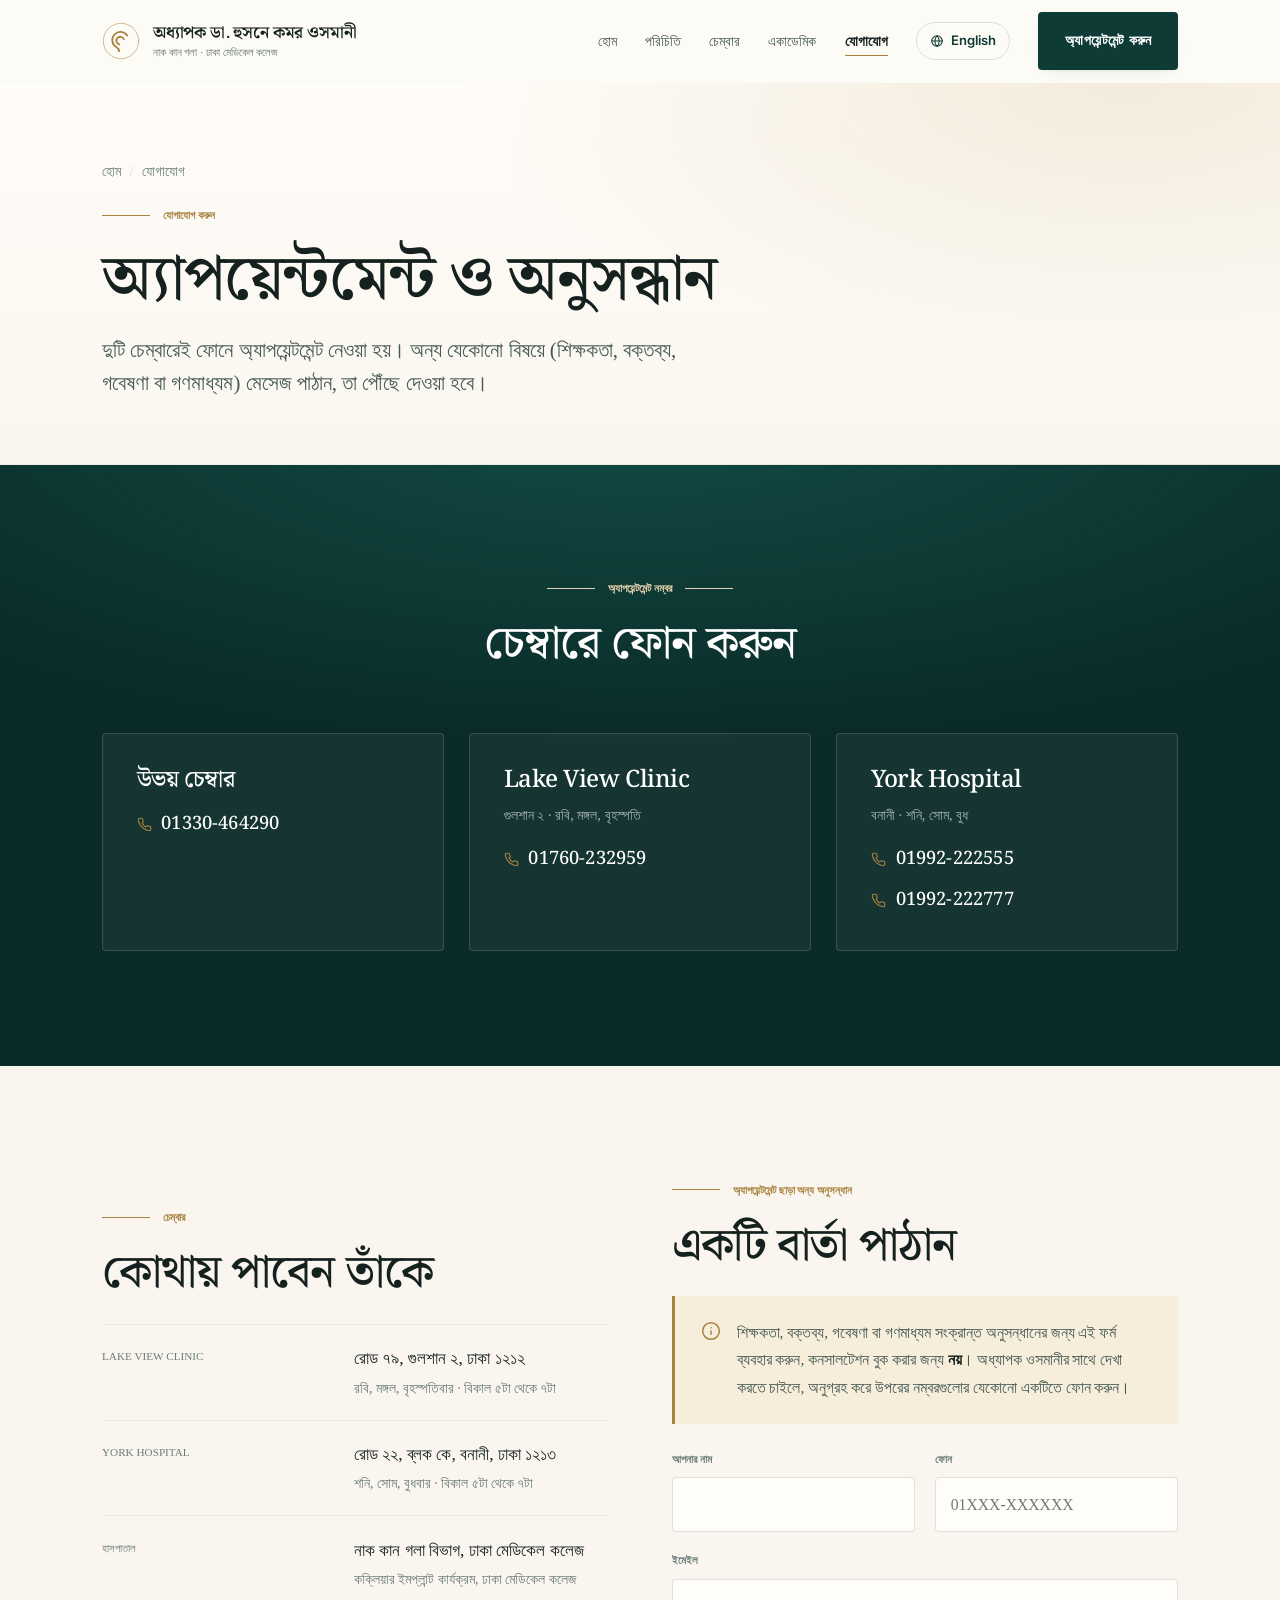
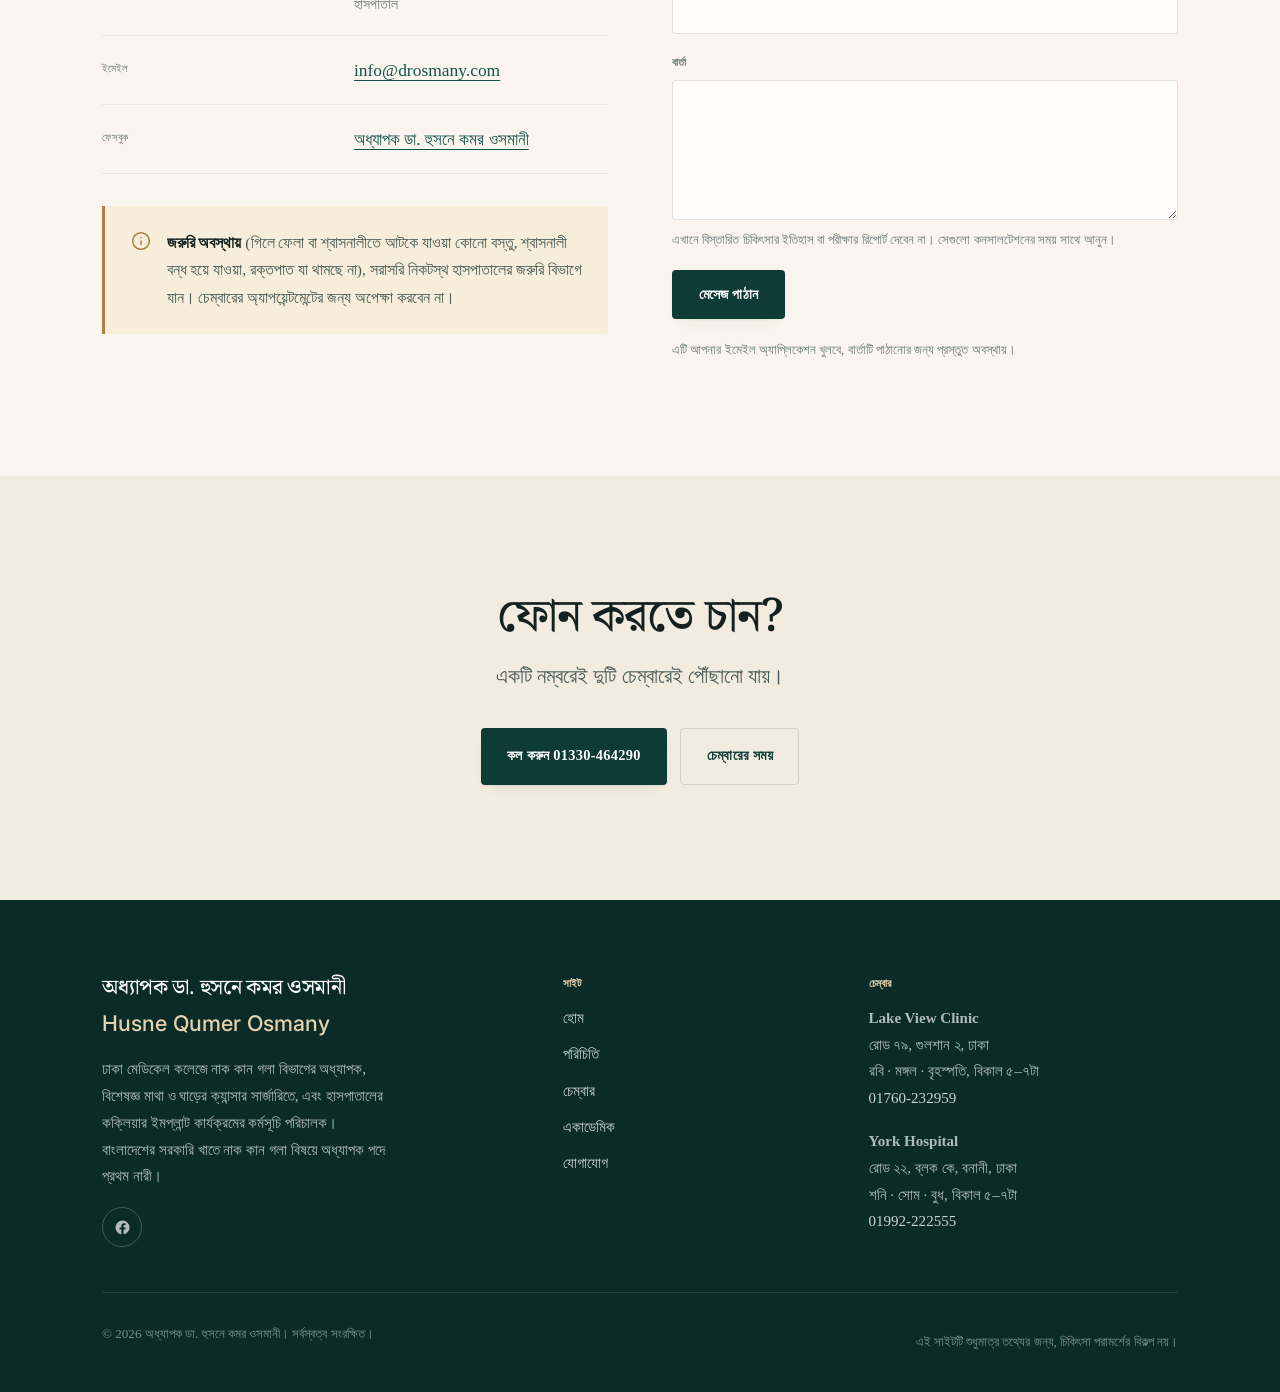
<file: bn/contact.html>
<!DOCTYPE html>
<html lang="bn">
<head>
<meta charset="utf-8">
<meta name="viewport" content="width=device-width, initial-scale=1">
<title>যোগাযোগ &middot; অধ্যাপক ডা. হুসনে কমর ওসমানী</title>
<meta name="description" content="Lake View Clinic (গুলশান) ও York Hospital (বনানী)-এর অ্যাপয়েন্টমেন্ট নম্বর। অধ্যাপক ডা. হুসনে কমর ওসমানী, নাক কান গলা বিশেষজ্ঞ, ঢাকা।">
<link rel="canonical" href="https://drosmany.com/bn/contact.html">
<link rel="alternate" hreflang="en" href="https://drosmany.com/contact.html">
<link rel="alternate" hreflang="bn" href="https://drosmany.com/bn/contact.html">
<link rel="alternate" hreflang="x-default" href="https://drosmany.com/contact.html">

<meta property="og:type" content="website">
<meta property="og:title" content="যোগাযোগ &middot; অধ্যাপক ডা. হুসনে কমর ওসমানী">
<meta property="og:description" content="Lake View Clinic (গুলশান) ও York Hospital (বনানী)-এর অ্যাপয়েন্টমেন্ট নম্বর। অধ্যাপক ডা. হুসনে কমর ওসমানী, নাক কান গলা বিশেষজ্ঞ, ঢাকা।">
<meta property="og:image" content="https://drosmany.com/assets/img/og-image.jpg">
<meta property="og:locale" content="bn_BD">
<meta property="og:locale:alternate" content="en_GB">
<meta name="twitter:card" content="summary_large_image">

<link rel="icon" href="../assets/img/favicon.svg" type="image/svg+xml">
<link rel="preconnect" href="https://fonts.googleapis.com">
<link rel="preconnect" href="https://fonts.gstatic.com" crossorigin>
<link rel="stylesheet" href="https://fonts.googleapis.com/css2?family=Noto+Serif+Bengali:wght@400;500;600;700&family=Noto+Sans+Bengali:wght@400;500;600&family=Inter:wght@400;500;600&display=swap">
<link rel="stylesheet" href="../assets/css/styles.css">
</head>
<body>

<a class="skip-link" href="#main">মূল বিষয়বস্তুতে যান</a>

<header class="site-header site-header--solid" id="site-header">
  <div class="wrap site-header__inner">
    <a class="brand" href="index.html">
      <span class="brand__mark" aria-hidden="true">
        <svg viewBox="0 0 40 40" fill="none" stroke="currentColor" stroke-linecap="round">
          <circle cx="20" cy="20" r="18.6" stroke-width="1" stroke-opacity=".55"/>
          <path d="M26.6 14.2a8.6 8.6 0 1 0-11.3 12.3c1.9 1.1 2.6 2.4 2.6 4.3" stroke-width="1.9"/>
          <path d="M23 18a4.1 4.1 0 1 0-4.8 5.6" stroke-width="1.9"/>
        </svg>
      </span>
      <span class="brand__text">
        <span class="brand__name">অধ্যাপক ডা. হুসনে কমর ওসমানী</span>
        <span class="brand__role">নাক কান গলা &middot; ঢাকা মেডিকেল কলেজ</span>
      </span>
    </a>

    <button class="nav-toggle" type="button" aria-expanded="false" aria-controls="primary-nav">
      <span></span><span></span><span></span>
      <span class="visually-hidden">মেনু</span>
    </button>

    <nav class="nav" id="primary-nav" aria-label="প্রধান মেনু">
      <ul class="nav__list">
        <li><a class="nav__link" href="index.html">হোম</a></li>
        <li><a class="nav__link" href="about.html">পরিচিতি</a></li>
        <li><a class="nav__link" href="practice.html">চেম্বার</a></li>
        <li><a class="nav__link" href="academics.html">একাডেমিক</a></li>
        <li><a class="nav__link" href="contact.html" aria-current="page">যোগাযোগ</a></li>
      </ul>
      <a class="lang-switch" lang="en" href="../contact.html">
        <svg viewBox="0 0 24 24" fill="none" stroke="currentColor" stroke-width="1.8" stroke-linecap="round" stroke-linejoin="round" aria-hidden="true"><circle cx="12" cy="12" r="9"/><path d="M3 12h18M12 3c2.5 2.7 3.8 6 3.8 9s-1.3 6.3-3.8 9c-2.5-2.7-3.8-6-3.8-9s1.3-6.3 3.8-9z"/></svg>
        English
      </a>
      <a class="btn btn--primary nav__cta" href="contact.html">অ্যাপয়েন্টমেন্ট করুন</a>
    </nav>
  </div>
</header>

<main id="main">

  <section class="page-head">
    <div class="wrap">
      <ol class="crumbs">
        <li><a href="index.html">হোম</a></li>
        <li>যোগাযোগ</li>
      </ol>
      <p class="eyebrow">যোগাযোগ করুন</p>
      <h1>অ্যাপয়েন্টমেন্ট ও অনুসন্ধান</h1>
      <p class="lede">
        দুটি চেম্বারেই ফোনে অ্যাপয়েন্টমেন্ট নেওয়া হয়। অন্য যেকোনো
        বিষয়ে (শিক্ষকতা, বক্তব্য, গবেষণা বা গণমাধ্যম) মেসেজ পাঠান, তা
        পৌঁছে দেওয়া হবে।
      </p>
    </div>
  </section>

  <!-- ====================== APPOINTMENT LINES ====================== -->
  <section class="section section--dark">
    <div class="wrap">
      <div class="section-head section-head--center">
        <p class="eyebrow eyebrow--center">অ্যাপয়েন্টমেন্ট নম্বর</p>
        <h2>চেম্বারে ফোন করুন</h2>
      </div>

      <div class="grid grid--3">
        <div class="card" style="background:rgba(255,255,255,.05);border-color:rgba(255,255,255,.14);" data-reveal>
          <h3 style="color:#fff;">উভয় চেম্বার</h3>
          <ul class="phones" style="margin-top:.9rem;">
            <li><a href="tel:+8801330464290"><svg viewBox="0 0 24 24" fill="none" stroke="currentColor" stroke-width="1.8" stroke-linecap="round" stroke-linejoin="round" aria-hidden="true"><path d="M22 16.9v3a2 2 0 0 1-2.2 2 19.8 19.8 0 0 1-8.6-3.1 19.5 19.5 0 0 1-6-6A19.8 19.8 0 0 1 2.1 4.2 2 2 0 0 1 4.1 2h3a2 2 0 0 1 2 1.7c.1 1 .4 1.9.7 2.8a2 2 0 0 1-.5 2.1L8.1 9.9a16 16 0 0 0 6 6l1.3-1.3a2 2 0 0 1 2.1-.4c.9.3 1.8.6 2.8.7a2 2 0 0 1 1.7 2z"/></svg>01330-464290</a></li>
          </ul>
        </div>
        <div class="card" style="background:rgba(255,255,255,.05);border-color:rgba(255,255,255,.14);" data-reveal>
          <h3 style="color:#fff;">Lake View Clinic</h3>
          <p style="color:rgba(238,244,242,.66);font-size:.9rem;">গুলশান ২ &middot; রবি, মঙ্গল, বৃহস্পতি</p>
          <ul class="phones" style="margin-top:.9rem;">
            <li><a href="tel:+8801760232959"><svg viewBox="0 0 24 24" fill="none" stroke="currentColor" stroke-width="1.8" stroke-linecap="round" stroke-linejoin="round" aria-hidden="true"><path d="M22 16.9v3a2 2 0 0 1-2.2 2 19.8 19.8 0 0 1-8.6-3.1 19.5 19.5 0 0 1-6-6A19.8 19.8 0 0 1 2.1 4.2 2 2 0 0 1 4.1 2h3a2 2 0 0 1 2 1.7c.1 1 .4 1.9.7 2.8a2 2 0 0 1-.5 2.1L8.1 9.9a16 16 0 0 0 6 6l1.3-1.3a2 2 0 0 1 2.1-.4c.9.3 1.8.6 2.8.7a2 2 0 0 1 1.7 2z"/></svg>01760-232959</a></li>
          </ul>
        </div>
        <div class="card" style="background:rgba(255,255,255,.05);border-color:rgba(255,255,255,.14);" data-reveal>
          <h3 style="color:#fff;">York Hospital</h3>
          <p style="color:rgba(238,244,242,.66);font-size:.9rem;">বনানী &middot; শনি, সোম, বুধ</p>
          <ul class="phones" style="margin-top:.9rem;">
            <li><a href="tel:+8801992222555"><svg viewBox="0 0 24 24" fill="none" stroke="currentColor" stroke-width="1.8" stroke-linecap="round" stroke-linejoin="round" aria-hidden="true"><path d="M22 16.9v3a2 2 0 0 1-2.2 2 19.8 19.8 0 0 1-8.6-3.1 19.5 19.5 0 0 1-6-6A19.8 19.8 0 0 1 2.1 4.2 2 2 0 0 1 4.1 2h3a2 2 0 0 1 2 1.7c.1 1 .4 1.9.7 2.8a2 2 0 0 1-.5 2.1L8.1 9.9a16 16 0 0 0 6 6l1.3-1.3a2 2 0 0 1 2.1-.4c.9.3 1.8.6 2.8.7a2 2 0 0 1 1.7 2z"/></svg>01992-222555</a></li>
            <li><a href="tel:+8801992222777"><svg viewBox="0 0 24 24" fill="none" stroke="currentColor" stroke-width="1.8" stroke-linecap="round" stroke-linejoin="round" aria-hidden="true"><path d="M22 16.9v3a2 2 0 0 1-2.2 2 19.8 19.8 0 0 1-8.6-3.1 19.5 19.5 0 0 1-6-6A19.8 19.8 0 0 1 2.1 4.2 2 2 0 0 1 4.1 2h3a2 2 0 0 1 2 1.7c.1 1 .4 1.9.7 2.8a2 2 0 0 1-.5 2.1L8.1 9.9a16 16 0 0 0 6 6l1.3-1.3a2 2 0 0 1 2.1-.4c.9.3 1.8.6 2.8.7a2 2 0 0 1 1.7 2z"/></svg>01992-222777</a></li>
          </ul>
        </div>
      </div>
    </div>
  </section>

  <!-- ====================== DETAILS + FORM ====================== -->
  <section class="section">
    <div class="wrap split split--even">

      <div data-reveal>
        <p class="eyebrow">চেম্বার</p>
        <h2 style="font-size:var(--t-h2);margin-bottom:1.6rem;">কোথায় পাবেন তাঁকে</h2>

        <dl class="deflist">
          <div>
            <dt>Lake View Clinic</dt>
            <dd>
              রোড ৭৯, গুলশান ২, ঢাকা ১২১২
              <small>রবি, মঙ্গল, বৃহস্পতিবার &middot; বিকাল ৫টা থেকে ৭টা</small>
            </dd>
          </div>
          <div>
            <dt>York Hospital</dt>
            <dd>
              রোড ২২, ব্লক কে, বনানী, ঢাকা ১২১৩
              <small>শনি, সোম, বুধবার &middot; বিকাল ৫টা থেকে ৭টা</small>
            </dd>
          </div>
          <div>
            <dt>হাসপাতাল</dt>
            <dd>
              নাক কান গলা বিভাগ, ঢাকা মেডিকেল কলেজ
              <small>কক্লিয়ার ইমপ্লান্ট কার্যক্রম, ঢাকা মেডিকেল কলেজ হাসপাতাল</small>
            </dd>
          </div>
          <div>
            <dt>ইমেইল</dt>
            <dd><a href="mailto:info@drosmany.com">info@drosmany.com</a></dd>
          </div>
          <div>
            <dt>ফেসবুক</dt>
            <dd>
              <a href="https://www.facebook.com/profile.php?id=61558987224387" target="_blank" rel="noopener">
                অধ্যাপক ডা. হুসনে কমর ওসমানী
              </a>
            </dd>
          </div>
        </dl>

        <div class="notice" style="margin-top:2rem;">
          <svg viewBox="0 0 24 24" fill="none" stroke="currentColor" stroke-width="1.8" stroke-linecap="round" stroke-linejoin="round" aria-hidden="true"><circle cx="12" cy="12" r="10"/><path d="M12 16v-4M12 8h.01"/></svg>
          <p>
            <strong>জরুরি অবস্থায়</strong> (গিলে ফেলা বা শ্বাসনালীতে
            আটকে যাওয়া কোনো বস্তু, শ্বাসনালী বন্ধ হয়ে যাওয়া, রক্তপাত
            যা থামছে না), সরাসরি নিকটস্থ হাসপাতালের জরুরি বিভাগে যান।
            চেম্বারের অ্যাপয়েন্টমেন্টের জন্য অপেক্ষা করবেন না।
          </p>
        </div>
      </div>

      <div data-reveal>
        <p class="eyebrow">অ্যাপয়েন্টমেন্ট ছাড়া অন্য অনুসন্ধান</p>
        <h2 style="font-size:var(--t-h2);margin-bottom:1.6rem;">একটি বার্তা পাঠান</h2>

        <div class="notice" style="margin-bottom:1.6rem;">
          <svg viewBox="0 0 24 24" fill="none" stroke="currentColor" stroke-width="1.8" stroke-linecap="round" stroke-linejoin="round" aria-hidden="true"><circle cx="12" cy="12" r="10"/><path d="M12 16v-4M12 8h.01"/></svg>
          <p>
            শিক্ষকতা, বক্তব্য, গবেষণা বা গণমাধ্যম সংক্রান্ত অনুসন্ধানের
            জন্য এই ফর্ম ব্যবহার করুন, কনসালটেশন বুক করার জন্য
            <strong>নয়</strong>। অধ্যাপক ওসমানীর সাথে দেখা করতে চাইলে,
            অনুগ্রহ করে উপরের নম্বরগুলোর যেকোনো একটিতে ফোন করুন।
          </p>
        </div>

        <form class="form" data-mailto-form="info@drosmany.com" novalidate>
          <div class="form__row">
            <div class="field">
              <label for="name">আপনার নাম</label>
              <input type="text" id="name" name="name" autocomplete="name" required>
            </div>
            <div class="field">
              <label for="phone">ফোন</label>
              <input type="tel" id="phone" name="phone" autocomplete="tel" placeholder="01XXX-XXXXXX">
            </div>
          </div>

          <div class="field">
            <label for="email">ইমেইল</label>
            <input type="email" id="email" name="email" autocomplete="email" required>
          </div>

          <div class="field">
            <label for="message">বার্তা</label>
            <textarea id="message" name="message" required></textarea>
            <p class="field__hint">
              এখানে বিস্তারিত চিকিৎসার ইতিহাস বা পরীক্ষার রিপোর্ট দেবেন
              না। সেগুলো কনসালটেশনের সময় সাথে আনুন।
            </p>
          </div>

          <div class="btn-row">
            <button class="btn btn--primary" type="submit">মেসেজ পাঠান</button>
          </div>
          <p class="field__hint">
            এটি আপনার ইমেইল অ্যাপ্লিকেশন খুলবে, বার্তাটি পাঠানোর জন্য
            প্রস্তুত অবস্থায়।
          </p>
        </form>
      </div>

    </div>
  </section>

  <section class="section section--ivory-deep cta-band">
    <div class="wrap">
      <h2>ফোন করতে চান?</h2>
      <p class="lede">একটি নম্বরেই দুটি চেম্বারেই পৌঁছানো যায়।</p>
      <div class="btn-row">
        <a class="btn btn--primary" href="tel:+8801330464290">কল করুন 01330-464290</a>
        <a class="btn btn--ghost" href="practice.html">চেম্বারের সময়</a>
      </div>
    </div>
  </section>
</main>

<footer class="site-footer">
  <div class="wrap">
    <div class="site-footer__grid">
      <div>
        <h2>অধ্যাপক ডা. হুসনে কমর ওসমানী</h2>
        <p class="name-bn" lang="en">Husne Qumer Osmany</p>
        <p class="site-footer__tag">
          ঢাকা মেডিকেল কলেজে নাক কান গলা বিভাগের অধ্যাপক, বিশেষজ্ঞ মাথা ও
          ঘাড়ের ক্যান্সার সার্জারিতে, এবং হাসপাতালের কক্লিয়ার ইমপ্লান্ট
          কার্যক্রমের কর্মসূচি পরিচালক। বাংলাদেশের সরকারি খাতে নাক কান
          গলা বিষয়ে অধ্যাপক পদে প্রথম নারী।
        </p>
        <ul class="social">
          <li>
            <a href="https://www.facebook.com/profile.php?id=61558987224387" target="_blank" rel="noopener" aria-label="ফেসবুক পেজ">
              <svg viewBox="0 0 24 24" fill="currentColor" aria-hidden="true"><path d="M22 12a10 10 0 1 0-11.6 9.9v-7H7.9V12h2.5V9.8c0-2.5 1.5-3.9 3.8-3.9 1.1 0 2.2.2 2.2.2v2.5h-1.3c-1.2 0-1.6.8-1.6 1.6V12h2.8l-.4 2.9h-2.4v7A10 10 0 0 0 22 12z"/></svg>
            </a>
          </li>
        </ul>
      </div>
      <div>
        <h3>সাইট</h3>
        <ul>
          <li><a href="index.html">হোম</a></li>
          <li><a href="about.html">পরিচিতি</a></li>
          <li><a href="practice.html">চেম্বার</a></li>
          <li><a href="academics.html">একাডেমিক</a></li>
          <li><a href="contact.html">যোগাযোগ</a></li>
        </ul>
      </div>
      <div>
        <h3>চেম্বার</h3>
        <ul>
          <li>
            <strong>Lake View Clinic</strong><br>
            রোড ৭৯, গুলশান ২, ঢাকা<br>
            রবি &middot; মঙ্গল &middot; বৃহস্পতি, বিকাল ৫–৭টা<br>
            <a href="tel:+8801760232959">01760-232959</a>
          </li>
          <li style="margin-top:1rem;">
            <strong>York Hospital</strong><br>
            রোড ২২, ব্লক কে, বনানী, ঢাকা<br>
            শনি &middot; সোম &middot; বুধ, বিকাল ৫–৭টা<br>
            <a href="tel:+8801992222555">01992-222555</a>
          </li>
        </ul>
      </div>
    </div>
    <div class="site-footer__bottom">
      <p>&copy; <span data-year>2026</span> অধ্যাপক ডা. হুসনে কমর ওসমানী। সর্বস্বত্ব সংরক্ষিত।</p>
      <p>এই সাইটটি শুধুমাত্র তথ্যের জন্য, চিকিৎসা পরামর্শের বিকল্প নয়।</p>
    </div>
  </div>
</footer>

<script src="../assets/js/main.js"></script>
</body>
</html>
</file>
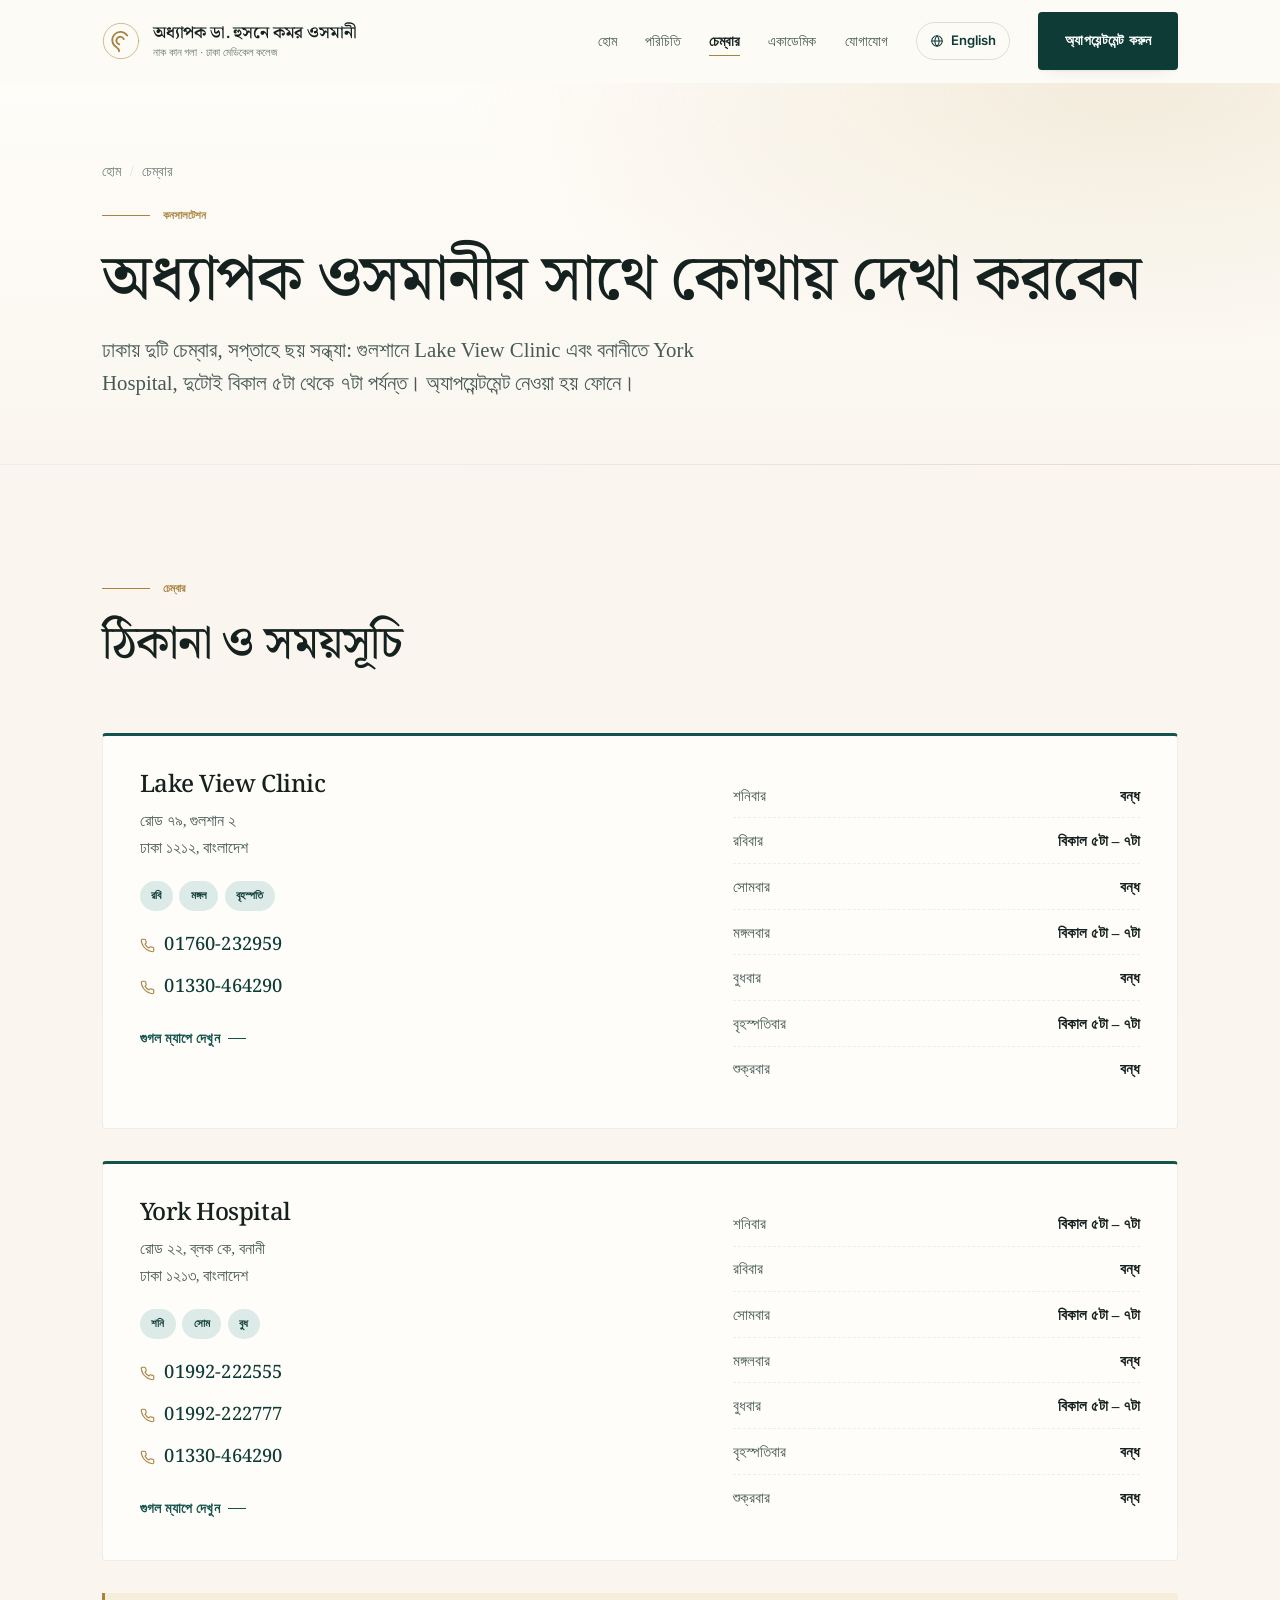
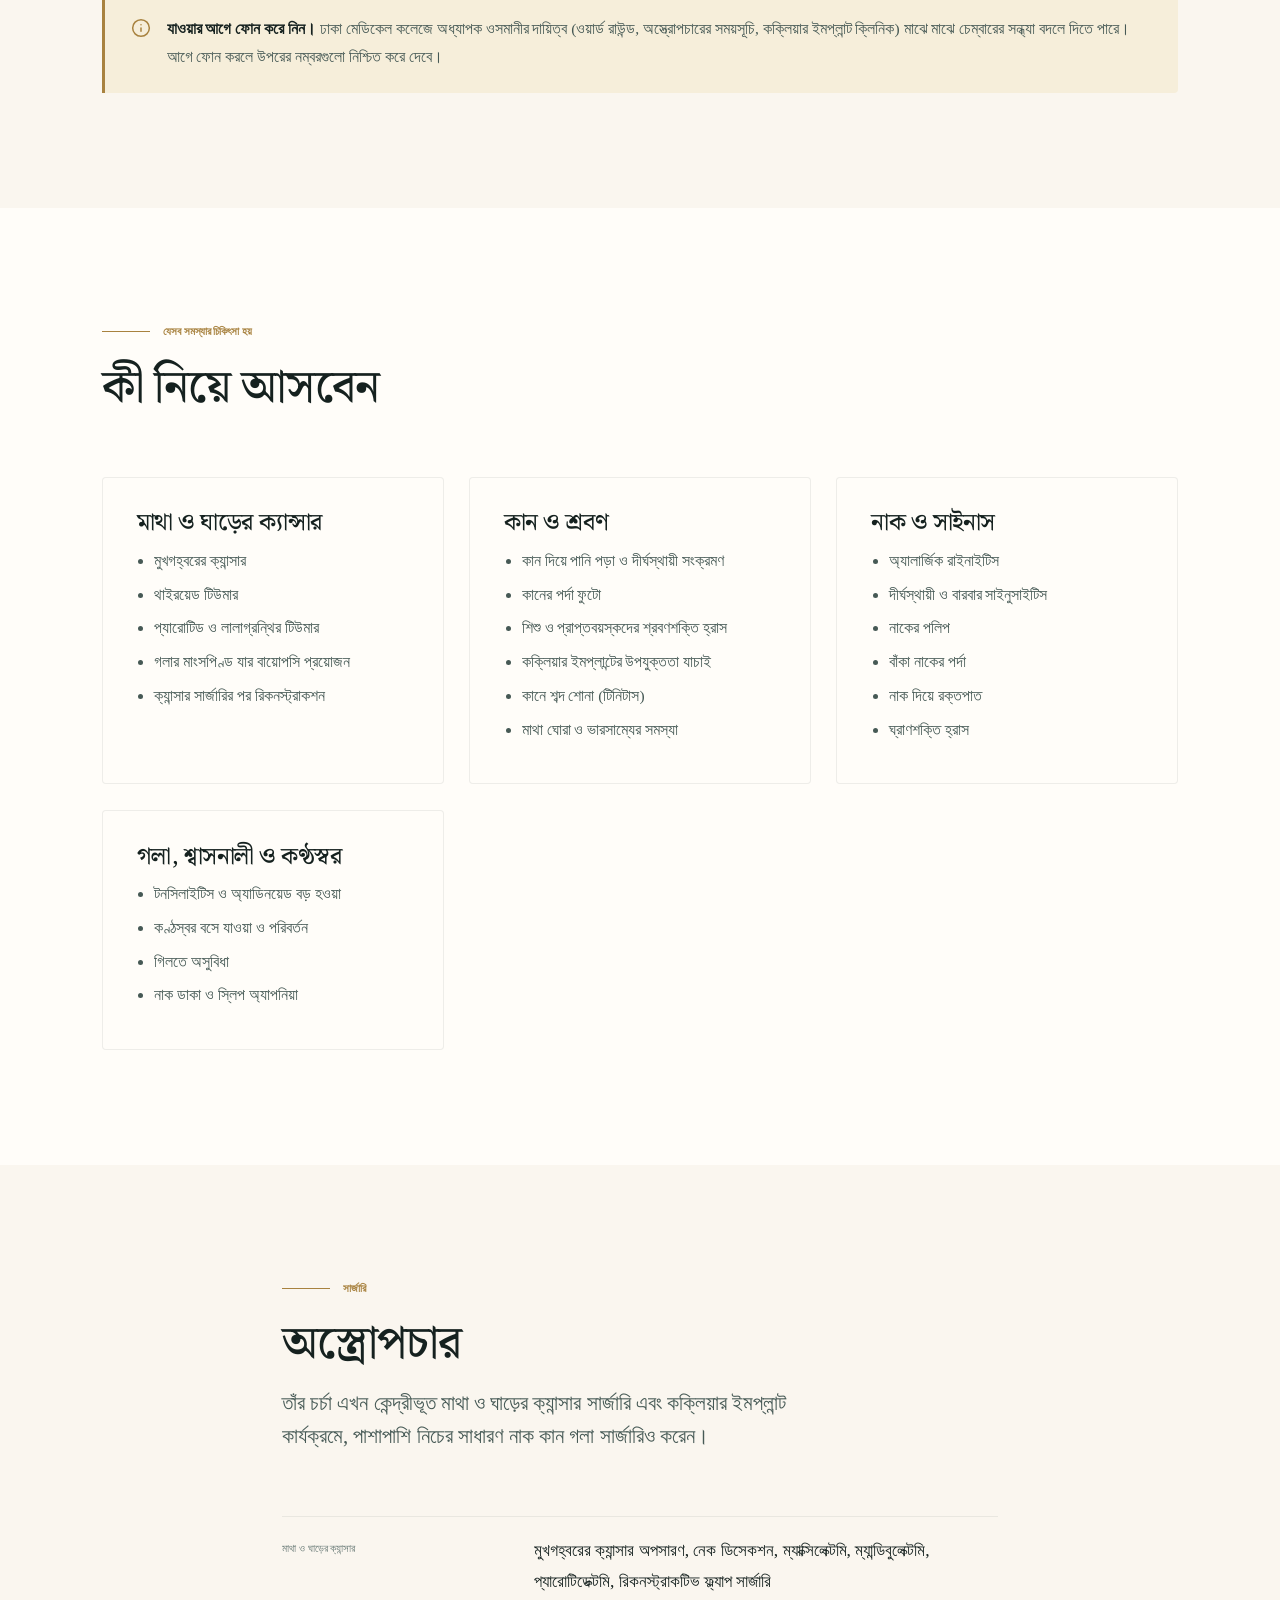
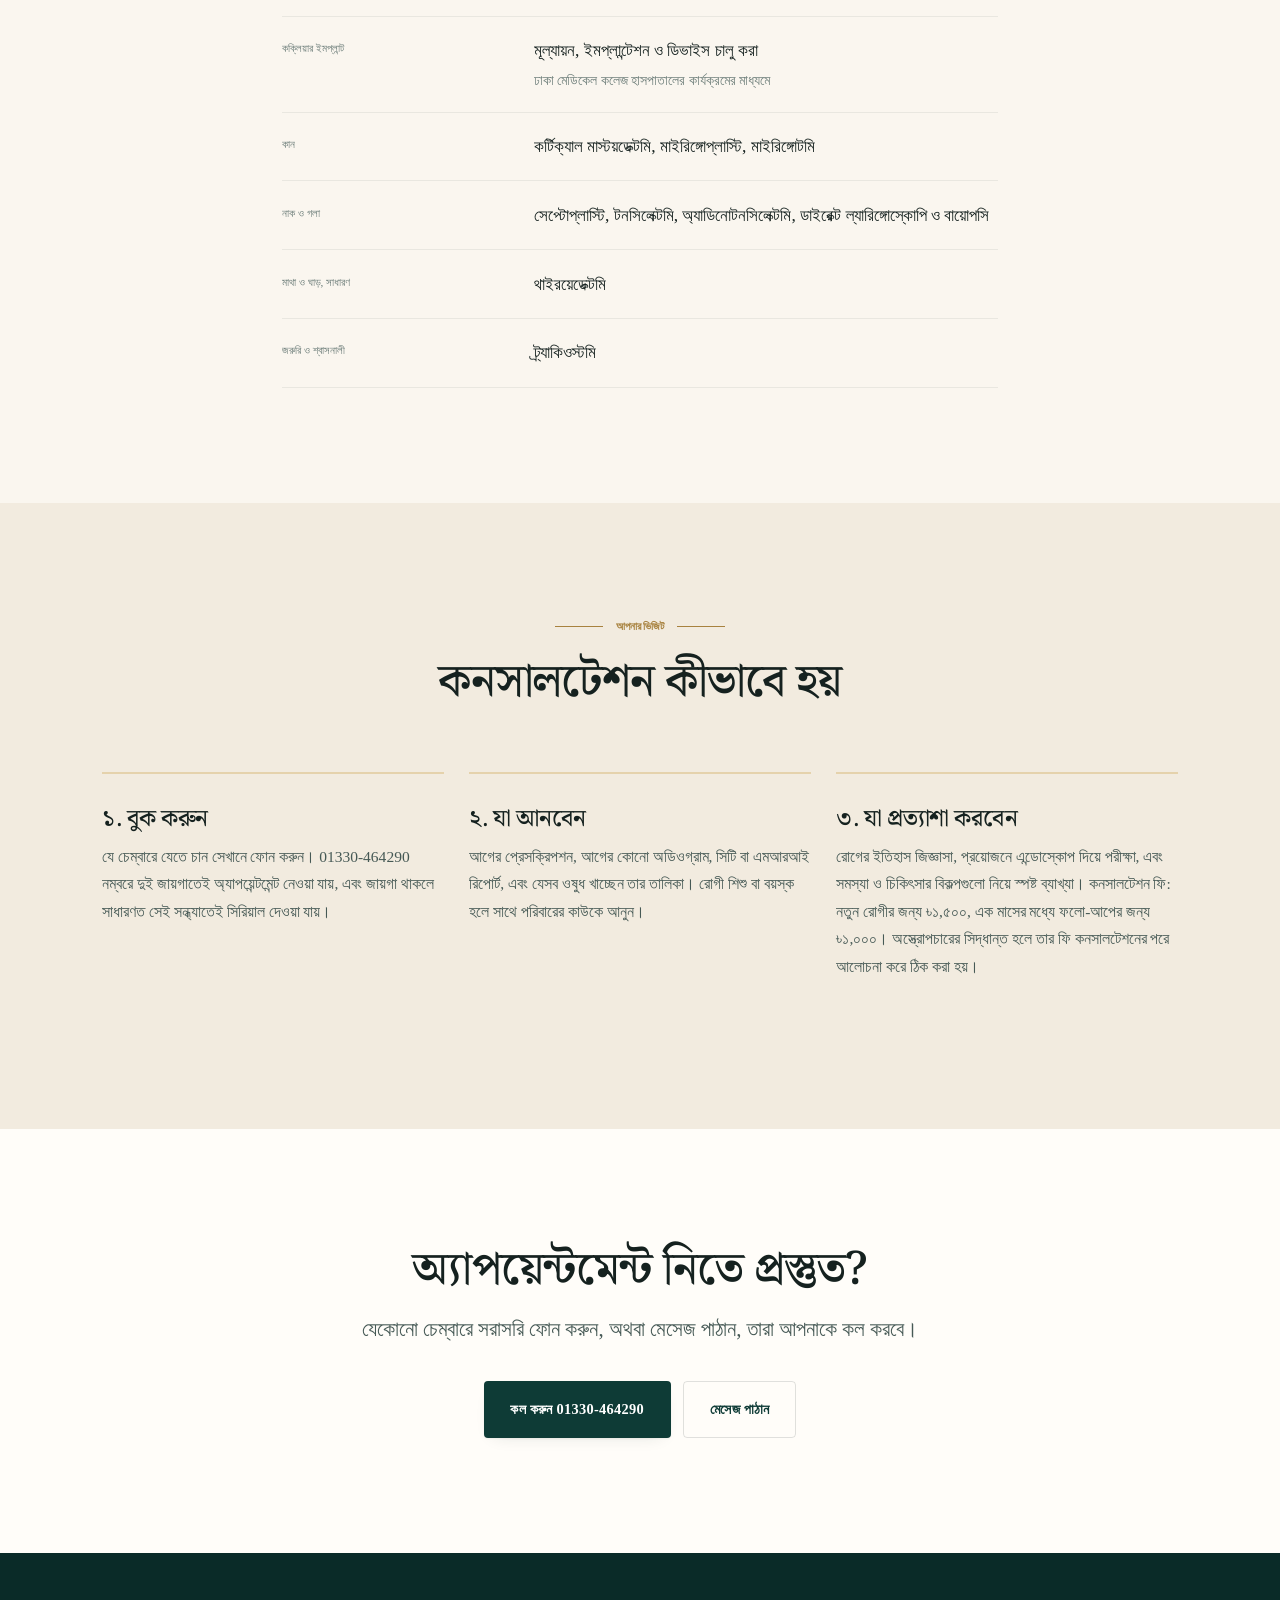
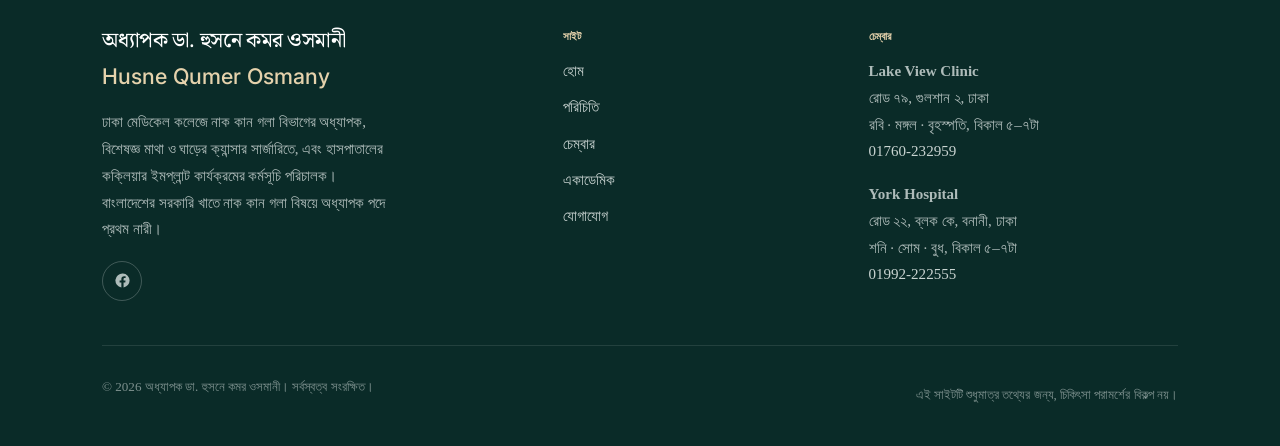
<file: bn/practice.html>
<!DOCTYPE html>
<html lang="bn">
<head>
<meta charset="utf-8">
<meta name="viewport" content="width=device-width, initial-scale=1">
<title>চেম্বার &middot; অধ্যাপক ডা. হুসনে কমর ওসমানী</title>
<meta name="description" content="ঢাকার গুলশান ও বনানীতে চেম্বারের সময়, এবং অধ্যাপক ডা. হুসনে কমর ওসমানী মাথা ও ঘাড়ের ক্যান্সার ও কক্লিয়ার ইমপ্লান্ট সার্জন হিসেবে যেসব রোগ ও অস্ত্রোপচার করেন।">
<link rel="canonical" href="https://drosmany.com/bn/practice.html">
<link rel="alternate" hreflang="en" href="https://drosmany.com/practice.html">
<link rel="alternate" hreflang="bn" href="https://drosmany.com/bn/practice.html">
<link rel="alternate" hreflang="x-default" href="https://drosmany.com/practice.html">

<meta property="og:type" content="website">
<meta property="og:title" content="চেম্বার &middot; অধ্যাপক ডা. হুসনে কমর ওসমানী">
<meta property="og:description" content="ঢাকার গুলশান ও বনানীতে চেম্বারের সময়, এবং অধ্যাপক ডা. হুসনে কমর ওসমানী মাথা ও ঘাড়ের ক্যান্সার ও কক্লিয়ার ইমপ্লান্ট সার্জন হিসেবে যেসব রোগ ও অস্ত্রোপচার করেন।">
<meta property="og:image" content="https://drosmany.com/assets/img/og-image.jpg">
<meta property="og:locale" content="bn_BD">
<meta property="og:locale:alternate" content="en_GB">
<meta name="twitter:card" content="summary_large_image">

<link rel="icon" href="../assets/img/favicon.svg" type="image/svg+xml">
<link rel="preconnect" href="https://fonts.googleapis.com">
<link rel="preconnect" href="https://fonts.gstatic.com" crossorigin>
<link rel="stylesheet" href="https://fonts.googleapis.com/css2?family=Noto+Serif+Bengali:wght@400;500;600;700&family=Noto+Sans+Bengali:wght@400;500;600&family=Inter:wght@400;500;600&display=swap">
<link rel="stylesheet" href="../assets/css/styles.css">
</head>
<body>

<a class="skip-link" href="#main">মূল বিষয়বস্তুতে যান</a>

<header class="site-header site-header--solid" id="site-header">
  <div class="wrap site-header__inner">
    <a class="brand" href="index.html">
      <span class="brand__mark" aria-hidden="true">
        <svg viewBox="0 0 40 40" fill="none" stroke="currentColor" stroke-linecap="round">
          <circle cx="20" cy="20" r="18.6" stroke-width="1" stroke-opacity=".55"/>
          <path d="M26.6 14.2a8.6 8.6 0 1 0-11.3 12.3c1.9 1.1 2.6 2.4 2.6 4.3" stroke-width="1.9"/>
          <path d="M23 18a4.1 4.1 0 1 0-4.8 5.6" stroke-width="1.9"/>
        </svg>
      </span>
      <span class="brand__text">
        <span class="brand__name">অধ্যাপক ডা. হুসনে কমর ওসমানী</span>
        <span class="brand__role">নাক কান গলা &middot; ঢাকা মেডিকেল কলেজ</span>
      </span>
    </a>

    <button class="nav-toggle" type="button" aria-expanded="false" aria-controls="primary-nav">
      <span></span><span></span><span></span>
      <span class="visually-hidden">মেনু</span>
    </button>

    <nav class="nav" id="primary-nav" aria-label="প্রধান মেনু">
      <ul class="nav__list">
        <li><a class="nav__link" href="index.html">হোম</a></li>
        <li><a class="nav__link" href="about.html">পরিচিতি</a></li>
        <li><a class="nav__link" href="practice.html" aria-current="page">চেম্বার</a></li>
        <li><a class="nav__link" href="academics.html">একাডেমিক</a></li>
        <li><a class="nav__link" href="contact.html">যোগাযোগ</a></li>
      </ul>
      <a class="lang-switch" lang="en" href="../practice.html">
        <svg viewBox="0 0 24 24" fill="none" stroke="currentColor" stroke-width="1.8" stroke-linecap="round" stroke-linejoin="round" aria-hidden="true"><circle cx="12" cy="12" r="9"/><path d="M3 12h18M12 3c2.5 2.7 3.8 6 3.8 9s-1.3 6.3-3.8 9c-2.5-2.7-3.8-6-3.8-9s1.3-6.3 3.8-9z"/></svg>
        English
      </a>
      <a class="btn btn--primary nav__cta" href="contact.html">অ্যাপয়েন্টমেন্ট করুন</a>
    </nav>
  </div>
</header>

<main id="main">

  <section class="page-head">
    <div class="wrap">
      <ol class="crumbs">
        <li><a href="index.html">হোম</a></li>
        <li>চেম্বার</li>
      </ol>
      <p class="eyebrow">কনসালটেশন</p>
      <h1>অধ্যাপক ওসমানীর সাথে কোথায় দেখা করবেন</h1>
      <p class="lede">
        ঢাকায় দুটি চেম্বার, সপ্তাহে ছয় সন্ধ্যা: গুলশানে Lake View Clinic
        এবং বনানীতে York Hospital, দুটোই বিকাল ৫টা থেকে ৭টা পর্যন্ত।
        অ্যাপয়েন্টমেন্ট নেওয়া হয় ফোনে।
      </p>
    </div>
  </section>

  <!-- ====================== CHAMBERS ====================== -->
  <section class="section">
    <div class="wrap">
      <div class="section-head">
        <p class="eyebrow">চেম্বার</p>
        <h2>ঠিকানা ও সময়সূচি</h2>
      </div>

      <div class="grid" style="gap:clamp(1.2rem,2.5vw,2rem);">

        <article class="chamber" data-reveal>
          <div>
            <h3>Lake View Clinic</h3>
            <address class="chamber__addr">
              রোড ৭৯, গুলশান ২<br>
              ঢাকা ১২১২, বাংলাদেশ
            </address>
            <ul class="days">
              <li>রবি</li><li>মঙ্গল</li><li>বৃহস্পতি</li>
            </ul>
            <ul class="phones">
              <li><a href="tel:+8801760232959"><svg viewBox="0 0 24 24" fill="none" stroke="currentColor" stroke-width="1.8" stroke-linecap="round" stroke-linejoin="round" aria-hidden="true"><path d="M22 16.9v3a2 2 0 0 1-2.2 2 19.8 19.8 0 0 1-8.6-3.1 19.5 19.5 0 0 1-6-6A19.8 19.8 0 0 1 2.1 4.2 2 2 0 0 1 4.1 2h3a2 2 0 0 1 2 1.7c.1 1 .4 1.9.7 2.8a2 2 0 0 1-.5 2.1L8.1 9.9a16 16 0 0 0 6 6l1.3-1.3a2 2 0 0 1 2.1-.4c.9.3 1.8.6 2.8.7a2 2 0 0 1 1.7 2z"/></svg>01760-232959</a></li>
              <li><a href="tel:+8801330464290"><svg viewBox="0 0 24 24" fill="none" stroke="currentColor" stroke-width="1.8" stroke-linecap="round" stroke-linejoin="round" aria-hidden="true"><path d="M22 16.9v3a2 2 0 0 1-2.2 2 19.8 19.8 0 0 1-8.6-3.1 19.5 19.5 0 0 1-6-6A19.8 19.8 0 0 1 2.1 4.2 2 2 0 0 1 4.1 2h3a2 2 0 0 1 2 1.7c.1 1 .4 1.9.7 2.8a2 2 0 0 1-.5 2.1L8.1 9.9a16 16 0 0 0 6 6l1.3-1.3a2 2 0 0 1 2.1-.4c.9.3 1.8.6 2.8.7a2 2 0 0 1 1.7 2z"/></svg>01330-464290</a></li>
            </ul>
            <p style="margin-top:1.1rem;">
              <a class="link-more" href="https://www.google.com/maps/search/?api=1&amp;query=Lake+View+Clinic+Road+79+Gulshan+2+Dhaka" target="_blank" rel="noopener">গুগল ম্যাপে দেখুন</a>
            </p>
          </div>
          <dl class="hours">
            <div><dt>শনিবার</dt><dd>বন্ধ</dd></div>
            <div><dt>রবিবার</dt><dd>বিকাল ৫টা – ৭টা</dd></div>
            <div><dt>সোমবার</dt><dd>বন্ধ</dd></div>
            <div><dt>মঙ্গলবার</dt><dd>বিকাল ৫টা – ৭টা</dd></div>
            <div><dt>বুধবার</dt><dd>বন্ধ</dd></div>
            <div><dt>বৃহস্পতিবার</dt><dd>বিকাল ৫টা – ৭টা</dd></div>
            <div><dt>শুক্রবার</dt><dd>বন্ধ</dd></div>
          </dl>
        </article>

        <article class="chamber" data-reveal>
          <div>
            <h3>York Hospital</h3>
            <address class="chamber__addr">
              রোড ২২, ব্লক কে, বনানী<br>
              ঢাকা ১২১৩, বাংলাদেশ
            </address>
            <ul class="days">
              <li>শনি</li><li>সোম</li><li>বুধ</li>
            </ul>
            <ul class="phones">
              <li><a href="tel:+8801992222555"><svg viewBox="0 0 24 24" fill="none" stroke="currentColor" stroke-width="1.8" stroke-linecap="round" stroke-linejoin="round" aria-hidden="true"><path d="M22 16.9v3a2 2 0 0 1-2.2 2 19.8 19.8 0 0 1-8.6-3.1 19.5 19.5 0 0 1-6-6A19.8 19.8 0 0 1 2.1 4.2 2 2 0 0 1 4.1 2h3a2 2 0 0 1 2 1.7c.1 1 .4 1.9.7 2.8a2 2 0 0 1-.5 2.1L8.1 9.9a16 16 0 0 0 6 6l1.3-1.3a2 2 0 0 1 2.1-.4c.9.3 1.8.6 2.8.7a2 2 0 0 1 1.7 2z"/></svg>01992-222555</a></li>
              <li><a href="tel:+8801992222777"><svg viewBox="0 0 24 24" fill="none" stroke="currentColor" stroke-width="1.8" stroke-linecap="round" stroke-linejoin="round" aria-hidden="true"><path d="M22 16.9v3a2 2 0 0 1-2.2 2 19.8 19.8 0 0 1-8.6-3.1 19.5 19.5 0 0 1-6-6A19.8 19.8 0 0 1 2.1 4.2 2 2 0 0 1 4.1 2h3a2 2 0 0 1 2 1.7c.1 1 .4 1.9.7 2.8a2 2 0 0 1-.5 2.1L8.1 9.9a16 16 0 0 0 6 6l1.3-1.3a2 2 0 0 1 2.1-.4c.9.3 1.8.6 2.8.7a2 2 0 0 1 1.7 2z"/></svg>01992-222777</a></li>
              <li><a href="tel:+8801330464290"><svg viewBox="0 0 24 24" fill="none" stroke="currentColor" stroke-width="1.8" stroke-linecap="round" stroke-linejoin="round" aria-hidden="true"><path d="M22 16.9v3a2 2 0 0 1-2.2 2 19.8 19.8 0 0 1-8.6-3.1 19.5 19.5 0 0 1-6-6A19.8 19.8 0 0 1 2.1 4.2 2 2 0 0 1 4.1 2h3a2 2 0 0 1 2 1.7c.1 1 .4 1.9.7 2.8a2 2 0 0 1-.5 2.1L8.1 9.9a16 16 0 0 0 6 6l1.3-1.3a2 2 0 0 1 2.1-.4c.9.3 1.8.6 2.8.7a2 2 0 0 1 1.7 2z"/></svg>01330-464290</a></li>
            </ul>
            <p style="margin-top:1.1rem;">
              <a class="link-more" href="https://www.google.com/maps/search/?api=1&amp;query=York+Hospital+Road+22+Block+K+Banani+Dhaka" target="_blank" rel="noopener">গুগল ম্যাপে দেখুন</a>
            </p>
          </div>
          <dl class="hours">
            <div><dt>শনিবার</dt><dd>বিকাল ৫টা – ৭টা</dd></div>
            <div><dt>রবিবার</dt><dd>বন্ধ</dd></div>
            <div><dt>সোমবার</dt><dd>বিকাল ৫টা – ৭টা</dd></div>
            <div><dt>মঙ্গলবার</dt><dd>বন্ধ</dd></div>
            <div><dt>বুধবার</dt><dd>বিকাল ৫টা – ৭টা</dd></div>
            <div><dt>বৃহস্পতিবার</dt><dd>বন্ধ</dd></div>
            <div><dt>শুক্রবার</dt><dd>বন্ধ</dd></div>
          </dl>
        </article>

      </div>

      <div class="notice" style="margin-top:2rem;" data-reveal>
        <svg viewBox="0 0 24 24" fill="none" stroke="currentColor" stroke-width="1.8" stroke-linecap="round" stroke-linejoin="round" aria-hidden="true"><circle cx="12" cy="12" r="10"/><path d="M12 16v-4M12 8h.01"/></svg>
        <p>
          <strong>যাওয়ার আগে ফোন করে নিন।</strong> ঢাকা মেডিকেল কলেজে
          অধ্যাপক ওসমানীর দায়িত্ব (ওয়ার্ড রাউন্ড, অস্ত্রোপচারের
          সময়সূচি, কক্লিয়ার ইমপ্লান্ট ক্লিনিক) মাঝে মাঝে চেম্বারের
          সন্ধ্যা বদলে দিতে পারে। আগে ফোন করলে উপরের নম্বরগুলো নিশ্চিত
          করে দেবে।
        </p>
      </div>
    </div>
  </section>

  <!-- ====================== CONDITIONS ====================== -->
  <section class="section section--paper">
    <div class="wrap">
      <div class="section-head">
        <p class="eyebrow">যেসব সমস্যার চিকিৎসা হয়</p>
        <h2>কী নিয়ে আসবেন</h2>
      </div>

      <div class="grid grid--3">
        <article class="card" data-reveal>
          <h3>মাথা ও ঘাড়ের ক্যান্সার</h3>
          <ul>
            <li>মুখগহ্বরের ক্যান্সার</li>
            <li>থাইরয়েড টিউমার</li>
            <li>প্যারোটিড ও লালাগ্রন্থির টিউমার</li>
            <li>গলার মাংসপিণ্ড যার বায়োপসি প্রয়োজন</li>
            <li>ক্যান্সার সার্জারির পর রিকনস্ট্রাকশন</li>
          </ul>
        </article>
        <article class="card" data-reveal>
          <h3>কান ও শ্রবণ</h3>
          <ul>
            <li>কান দিয়ে পানি পড়া ও দীর্ঘস্থায়ী সংক্রমণ</li>
            <li>কানের পর্দা ফুটো</li>
            <li>শিশু ও প্রাপ্তবয়স্কদের শ্রবণশক্তি হ্রাস</li>
            <li>কক্লিয়ার ইমপ্লান্টের উপযুক্ততা যাচাই</li>
            <li>কানে শব্দ শোনা (টিনিটাস)</li>
            <li>মাথা ঘোরা ও ভারসাম্যের সমস্যা</li>
          </ul>
        </article>
        <article class="card" data-reveal>
          <h3>নাক ও সাইনাস</h3>
          <ul>
            <li>অ্যালার্জিক রাইনাইটিস</li>
            <li>দীর্ঘস্থায়ী ও বারবার সাইনুসাইটিস</li>
            <li>নাকের পলিপ</li>
            <li>বাঁকা নাকের পর্দা</li>
            <li>নাক দিয়ে রক্তপাত</li>
            <li>ঘ্রাণশক্তি হ্রাস</li>
          </ul>
        </article>
        <article class="card" data-reveal>
          <h3>গলা, শ্বাসনালী ও কণ্ঠস্বর</h3>
          <ul>
            <li>টনসিলাইটিস ও অ্যাডিনয়েড বড় হওয়া</li>
            <li>কণ্ঠস্বর বসে যাওয়া ও পরিবর্তন</li>
            <li>গিলতে অসুবিধা</li>
            <li>নাক ডাকা ও স্লিপ অ্যাপনিয়া</li>
          </ul>
        </article>
      </div>
    </div>
  </section>

  <!-- ====================== PROCEDURES ====================== -->
  <section class="section">
    <div class="wrap wrap--narrow">
      <div class="section-head">
        <p class="eyebrow">সার্জারি</p>
        <h2>অস্ত্রোপচার</h2>
        <p class="lede">
          তাঁর চর্চা এখন কেন্দ্রীভূত মাথা ও ঘাড়ের ক্যান্সার সার্জারি এবং
          কক্লিয়ার ইমপ্লান্ট কার্যক্রমে, পাশাপাশি নিচের সাধারণ নাক কান
          গলা সার্জারিও করেন।
        </p>
      </div>

      <dl class="deflist" data-reveal>
        <div>
          <dt>মাথা ও ঘাড়ের ক্যান্সার</dt>
          <dd>মুখগহ্বরের ক্যান্সার অপসারণ, নেক ডিসেকশন, ম্যাক্সিলেক্টমি, ম্যান্ডিবুলেক্টমি, প্যারোটিডেক্টমি, রিকনস্ট্রাকটিভ ফ্ল্যাপ সার্জারি</dd>
        </div>
        <div>
          <dt>কক্লিয়ার ইমপ্লান্ট</dt>
          <dd>
            মূল্যায়ন, ইমপ্লান্টেশন ও ডিভাইস চালু করা
            <small>ঢাকা মেডিকেল কলেজ হাসপাতালের কার্যক্রমের মাধ্যমে</small>
          </dd>
        </div>
        <div>
          <dt>কান</dt>
          <dd>কর্টিক্যাল মাস্টয়ডেক্টমি, মাইরিঙ্গোপ্লাস্টি, মাইরিঙ্গোটমি</dd>
        </div>
        <div>
          <dt>নাক ও গলা</dt>
          <dd>সেপ্টোপ্লাস্টি, টনসিলেক্টমি, অ্যাডিনোটনসিলেক্টমি, ডাইরেক্ট ল্যারিঙ্গোস্কোপি ও বায়োপসি</dd>
        </div>
        <div>
          <dt>মাথা ও ঘাড়, সাধারণ</dt>
          <dd>থাইরয়েডেক্টমি</dd>
        </div>
        <div>
          <dt>জরুরি ও শ্বাসনালী</dt>
          <dd>ট্র্যাকিওস্টমি</dd>
        </div>
      </dl>
    </div>
  </section>

  <!-- ====================== YOUR VISIT ====================== -->
  <section class="section section--ivory-deep">
    <div class="wrap">
      <div class="section-head section-head--center">
        <p class="eyebrow eyebrow--center">আপনার ভিজিট</p>
        <h2>কনসালটেশন কীভাবে হয়</h2>
      </div>

      <div class="grid grid--3">
        <article class="card card--rule" data-reveal>
          <h3>১. বুক করুন</h3>
          <p>
            যে চেম্বারে যেতে চান সেখানে ফোন করুন। 01330-464290 নম্বরে দুই
            জায়গাতেই অ্যাপয়েন্টমেন্ট নেওয়া যায়, এবং জায়গা থাকলে
            সাধারণত সেই সন্ধ্যাতেই সিরিয়াল দেওয়া যায়।
          </p>
        </article>
        <article class="card card--rule" data-reveal>
          <h3>২. যা আনবেন</h3>
          <p>
            আগের প্রেসক্রিপশন, আগের কোনো অডিওগ্রাম, সিটি বা এমআরআই
            রিপোর্ট, এবং যেসব ওষুধ খাচ্ছেন তার তালিকা। রোগী শিশু বা বয়স্ক
            হলে সাথে পরিবারের কাউকে আনুন।
          </p>
        </article>
        <article class="card card--rule" data-reveal>
          <h3>৩. যা প্রত্যাশা করবেন</h3>
          <p>
            রোগের ইতিহাস জিজ্ঞাসা, প্রয়োজনে এন্ডোস্কোপ দিয়ে পরীক্ষা, এবং
            সমস্যা ও চিকিৎসার বিকল্পগুলো নিয়ে স্পষ্ট ব্যাখ্যা। কনসালটেশন
            ফি: নতুন রোগীর জন্য &#2547;১,৫০০, এক মাসের মধ্যে ফলো-আপের জন্য
            &#2547;১,০০০। অস্ত্রোপচারের সিদ্ধান্ত হলে তার ফি কনসালটেশনের
            পরে আলোচনা করে ঠিক করা হয়।
          </p>
        </article>
      </div>
    </div>
  </section>

  <section class="section section--paper cta-band">
    <div class="wrap">
      <h2>অ্যাপয়েন্টমেন্ট নিতে প্রস্তুত?</h2>
      <p class="lede">যেকোনো চেম্বারে সরাসরি ফোন করুন, অথবা মেসেজ পাঠান, তারা আপনাকে কল করবে।</p>
      <div class="btn-row">
        <a class="btn btn--primary" href="tel:+8801330464290">কল করুন 01330-464290</a>
        <a class="btn btn--ghost" href="contact.html">মেসেজ পাঠান</a>
      </div>
    </div>
  </section>
</main>

<footer class="site-footer">
  <div class="wrap">
    <div class="site-footer__grid">
      <div>
        <h2>অধ্যাপক ডা. হুসনে কমর ওসমানী</h2>
        <p class="name-bn" lang="en">Husne Qumer Osmany</p>
        <p class="site-footer__tag">
          ঢাকা মেডিকেল কলেজে নাক কান গলা বিভাগের অধ্যাপক, বিশেষজ্ঞ মাথা ও
          ঘাড়ের ক্যান্সার সার্জারিতে, এবং হাসপাতালের কক্লিয়ার ইমপ্লান্ট
          কার্যক্রমের কর্মসূচি পরিচালক। বাংলাদেশের সরকারি খাতে নাক কান
          গলা বিষয়ে অধ্যাপক পদে প্রথম নারী।
        </p>
        <ul class="social">
          <li>
            <a href="https://www.facebook.com/profile.php?id=61558987224387" target="_blank" rel="noopener" aria-label="ফেসবুক পেজ">
              <svg viewBox="0 0 24 24" fill="currentColor" aria-hidden="true"><path d="M22 12a10 10 0 1 0-11.6 9.9v-7H7.9V12h2.5V9.8c0-2.5 1.5-3.9 3.8-3.9 1.1 0 2.2.2 2.2.2v2.5h-1.3c-1.2 0-1.6.8-1.6 1.6V12h2.8l-.4 2.9h-2.4v7A10 10 0 0 0 22 12z"/></svg>
            </a>
          </li>
        </ul>
      </div>
      <div>
        <h3>সাইট</h3>
        <ul>
          <li><a href="index.html">হোম</a></li>
          <li><a href="about.html">পরিচিতি</a></li>
          <li><a href="practice.html">চেম্বার</a></li>
          <li><a href="academics.html">একাডেমিক</a></li>
          <li><a href="contact.html">যোগাযোগ</a></li>
        </ul>
      </div>
      <div>
        <h3>চেম্বার</h3>
        <ul>
          <li>
            <strong>Lake View Clinic</strong><br>
            রোড ৭৯, গুলশান ২, ঢাকা<br>
            রবি &middot; মঙ্গল &middot; বৃহস্পতি, বিকাল ৫–৭টা<br>
            <a href="tel:+8801760232959">01760-232959</a>
          </li>
          <li style="margin-top:1rem;">
            <strong>York Hospital</strong><br>
            রোড ২২, ব্লক কে, বনানী, ঢাকা<br>
            শনি &middot; সোম &middot; বুধ, বিকাল ৫–৭টা<br>
            <a href="tel:+8801992222555">01992-222555</a>
          </li>
        </ul>
      </div>
    </div>
    <div class="site-footer__bottom">
      <p>&copy; <span data-year>2026</span> অধ্যাপক ডা. হুসনে কমর ওসমানী। সর্বস্বত্ব সংরক্ষিত।</p>
      <p>এই সাইটটি শুধুমাত্র তথ্যের জন্য, চিকিৎসা পরামর্শের বিকল্প নয়।</p>
    </div>
  </div>
</footer>

<script src="../assets/js/main.js"></script>
</body>
</html>
</file>
<file: assets/css/styles.css>
/* =========================================================================
   Prof. Dr. [Name]: site stylesheet
   A quiet, editorial design language: ivory paper, deep teal, brass accents.
   Single light theme by intent.
   ========================================================================= */

/* ---------- 1. Tokens ---------------------------------------------------- */

:root {
  color-scheme: light;

  /* Ink & surfaces */
  --ink:        #15211f;
  --ink-soft:   #465955;
  --ink-mute:   #6b7c78;

  --paper:      #fffdf9;
  --ivory:      #faf6ef;
  --ivory-deep: #f2ebdf;

  /* Teal: authority */
  --teal-900:   #0a2b28;
  --teal-800:   #0e3b36;
  --teal-700:   #14534c;
  --teal-600:   #1b6d64;
  --teal-100:   #dcebe8;

  /* Brass: distinction */
  --brass:      #a8823f;
  --brass-mid:  #c19a56;
  --brass-soft: #e5d2ac;
  --brass-wash: #f6eeda;

  --line:       rgba(21, 33, 31, .13);
  --line-soft:  rgba(21, 33, 31, .07);

  /* Type */
  --display: "Fraunces", "Iowan Old Style", Georgia, "Times New Roman", serif;
  --text:    "Inter", -apple-system, BlinkMacSystemFont, "Segoe UI", Helvetica, Arial, sans-serif;

  /* Fluid scale */
  --t-hero:  clamp(2.85rem, 1.6rem + 5.4vw, 6rem);
  --t-h1:    clamp(2.35rem, 1.5rem + 3.4vw, 4rem);
  --t-h2:    clamp(1.85rem, 1.3rem + 2.1vw, 2.9rem);
  --t-h3:    clamp(1.2rem, 1.05rem + .6vw, 1.5rem);
  --t-lede:  clamp(1.06rem, 1rem + .45vw, 1.3rem);
  --t-body:  clamp(1rem, .97rem + .2vw, 1.09rem);
  --t-small: .875rem;
  --t-micro: .7rem;

  /* Rhythm */
  --gutter:  clamp(20px, 5vw, 52px);
  --wrap:    1180px;
  --section: clamp(4.5rem, 9vw, 8.5rem);

  --radius:  4px;
  --shadow-sm: 0 1px 2px rgba(10, 43, 40, .05), 0 6px 18px -10px rgba(10, 43, 40, .16);
  --shadow-md: 0 2px 4px rgba(10, 43, 40, .05), 0 22px 48px -24px rgba(10, 43, 40, .3);

  --ease: cubic-bezier(.22, .61, .36, 1);
}

/* ---------- 2. Reset ----------------------------------------------------- */

*, *::before, *::after { box-sizing: border-box; }

html { -webkit-text-size-adjust: 100%; scroll-behavior: smooth; }

@media (prefers-reduced-motion: reduce) {
  html { scroll-behavior: auto; }
  *, *::before, *::after {
    animation-duration: .01ms !important;
    animation-iteration-count: 1 !important;
    transition-duration: .01ms !important;
  }
}

body {
  margin: 0;
  background: var(--ivory);
  color: var(--ink);
  font-family: var(--text);
  font-size: var(--t-body);
  line-height: 1.68;
  font-feature-settings: "kern" 1, "liga" 1;
  -webkit-font-smoothing: antialiased;
  -moz-osx-font-smoothing: grayscale;
  overflow-x: hidden;
}

h1, h2, h3, h4 {
  font-family: var(--display);
  font-weight: 500;
  line-height: 1.08;
  letter-spacing: -.02em;
  margin: 0;
  font-variation-settings: "SOFT" 0, "WONK" 0, "opsz" 40;
  text-wrap: balance;
}

p { margin: 0 0 1.15em; text-wrap: pretty; }
p:last-child { margin-bottom: 0; }

img, svg { max-width: 100%; display: block; }

a { color: var(--teal-700); text-underline-offset: .22em; text-decoration-thickness: 1px; }
a:hover { color: var(--brass); }

ul, ol { margin: 0 0 1.15em; padding-left: 1.15em; }
li { margin-bottom: .4em; }

hr { border: 0; border-top: 1px solid var(--line); margin: 3rem 0; }

::selection { background: var(--brass-soft); color: var(--teal-900); }

:focus-visible {
  outline: 2px solid var(--brass);
  outline-offset: 3px;
  border-radius: 2px;
}

.skip-link {
  position: absolute; left: 12px; top: -60px; z-index: 200;
  background: var(--teal-800); color: #fff;
  padding: .7rem 1.1rem; border-radius: var(--radius);
  font-size: var(--t-small); font-weight: 600; text-decoration: none;
  transition: top .18s var(--ease);
}
.skip-link:focus { top: 12px; color: #fff; }

.visually-hidden {
  position: absolute !important; width: 1px; height: 1px;
  padding: 0; margin: -1px; overflow: hidden;
  clip: rect(0 0 0 0); white-space: nowrap; border: 0;
}

/* ---------- 3. Layout primitives ---------------------------------------- */

.wrap {
  width: 100%;
  max-width: var(--wrap);
  margin-inline: auto;
  padding-inline: var(--gutter);
}
.wrap--narrow { max-width: 820px; }

.section { padding-block: var(--section); }
.section--tight { padding-block: clamp(3rem, 6vw, 5rem); }

.section--paper { background: var(--paper); }
.section--ivory-deep { background: var(--ivory-deep); }

.section--dark {
  background:
    radial-gradient(120% 90% at 50% -10%, rgba(27, 109, 100, .5), transparent 62%),
    var(--teal-900);
  color: #eef4f2;
}
.section--dark h2, .section--dark h3 { color: #fff; }
.section--dark a { color: var(--brass-soft); }

/* ---------- 4. Typographic components ----------------------------------- */

.eyebrow {
  display: flex;
  align-items: center;
  gap: .8rem;
  margin: 0 0 1.4rem;
  font-family: var(--text);
  font-size: var(--t-micro);
  font-weight: 600;
  letter-spacing: .21em;
  text-transform: uppercase;
  color: var(--brass);
  line-height: 1.5;
}
.eyebrow::before {
  content: "";
  width: clamp(24px, 4vw, 48px);
  height: 1px;
  background: var(--brass);
  flex: none;
}
.eyebrow--center { justify-content: center; }
.eyebrow--center::after {
  content: "";
  width: clamp(24px, 4vw, 48px);
  height: 1px;
  background: var(--brass);
  flex: none;
}
.section--dark .eyebrow { color: var(--brass-soft); }
.section--dark .eyebrow::before,
.section--dark .eyebrow::after { background: var(--brass-soft); }

.lede {
  font-size: var(--t-lede);
  line-height: 1.6;
  color: var(--ink-soft);
}
.section--dark .lede { color: rgba(238, 244, 242, .82); }

.prose { max-width: 66ch; }
.prose p + p { margin-top: 0; }
.prose h3 { font-size: var(--t-h3); margin: 2.4rem 0 .8rem; }
.prose h3:first-child { margin-top: 0; }

.section-head { max-width: 62ch; margin-bottom: clamp(2.5rem, 5vw, 4rem); }
.section-head--center { margin-inline: auto; text-align: center; }
.section-head h2 { font-size: var(--t-h2); margin-bottom: 1rem; }

/* Drop-cap for the opening biography paragraph */
.dropcap::first-letter {
  font-family: var(--display);
  font-size: 3.5em;
  line-height: .78;
  float: left;
  padding: .1em .12em 0 0;
  color: var(--brass);
  font-weight: 500;
}

/* ---------- 5. Buttons --------------------------------------------------- */

.btn {
  display: inline-flex;
  align-items: center;
  gap: .6rem;
  padding: .92rem 1.6rem;
  font-family: var(--text);
  font-size: .9rem;
  font-weight: 600;
  letter-spacing: .02em;
  text-decoration: none;
  white-space: nowrap;
  border-radius: var(--radius);
  border: 1px solid transparent;
  cursor: pointer;
  flex-shrink: 0;
  transition: background .2s var(--ease), color .2s var(--ease),
              border-color .2s var(--ease), transform .2s var(--ease),
              box-shadow .2s var(--ease);
}
.btn:hover { transform: translateY(-1px); }
.btn:active { transform: translateY(0); }
.btn svg { width: 16px; height: 16px; flex: none; }

.btn--primary {
  background: var(--teal-800);
  color: #fff;
  box-shadow: var(--shadow-sm);
}
.btn--primary:hover { background: var(--teal-700); color: #fff; box-shadow: var(--shadow-md); }

.btn--ghost {
  background: transparent;
  color: var(--teal-800);
  border-color: var(--line);
}
.btn--ghost:hover { border-color: var(--brass); color: var(--brass); background: var(--brass-wash); }

.btn--brass { background: var(--brass); color: #fff; }
.btn--brass:hover { background: var(--brass-mid); color: #fff; }

.btn--light { background: #fff; color: var(--teal-900); }
.btn--light:hover { background: var(--brass-wash); color: var(--teal-900); }

.btn--outline-light { border-color: rgba(255,255,255,.34); color: #fff; background: transparent; }
.btn--outline-light:hover { border-color: #fff; background: rgba(255,255,255,.08); color: #fff; }

.btn-row { display: flex; flex-wrap: wrap; gap: .8rem; }

.link-more {
  display: inline-flex; align-items: center; gap: .5rem;
  font-size: .88rem; font-weight: 600; letter-spacing: .02em;
  text-decoration: none; color: var(--teal-700);
}
.link-more::after {
  content: "";
  width: 18px; height: 1px; background: currentColor;
  transition: width .22s var(--ease);
}
.link-more:hover::after { width: 30px; }

/* ---------- 6. Header / navigation -------------------------------------- */

.site-header {
  position: sticky;
  top: 0;
  z-index: 100;
  background: rgba(250, 246, 239, 0);
  border-bottom: 1px solid transparent;
  transition: background .3s var(--ease), border-color .3s var(--ease),
              box-shadow .3s var(--ease), backdrop-filter .3s var(--ease);
}
.site-header.is-stuck {
  background: rgba(253, 251, 246, .9);
  -webkit-backdrop-filter: saturate(160%) blur(14px);
  backdrop-filter: saturate(160%) blur(14px);
  border-bottom-color: var(--line-soft);
  box-shadow: 0 10px 30px -24px rgba(10, 43, 40, .5);
}
/* Interior pages have a light band behind the header from the start */
.site-header--solid { background: rgba(253, 251, 246, .92); }

.site-header__inner {
  display: flex;
  align-items: center;
  justify-content: space-between;
  gap: 1.5rem;
  min-height: 82px;
}

.brand {
  display: inline-flex;
  align-items: center;
  gap: .8rem;
  text-decoration: none;
  color: var(--ink);
}
.brand__mark { color: var(--brass); flex: none; }
.brand__mark svg { width: 38px; height: 38px; }
.brand__text { display: flex; flex-direction: column; line-height: 1.2; }
.brand__name {
  font-family: var(--display);
  font-size: 1.06rem;
  font-weight: 600;
  letter-spacing: -.01em;
}
.brand__role {
  font-size: var(--t-micro);
  letter-spacing: .15em;
  text-transform: uppercase;
  color: var(--ink-mute);
  font-style: normal;
  margin-top: .2rem;
}

.nav { display: flex; align-items: center; gap: clamp(1rem, 2.2vw, 2.1rem); }
.nav__list {
  display: flex;
  align-items: center;
  gap: clamp(1rem, 2.2vw, 2.1rem);
  list-style: none;
  margin: 0;
  padding: 0;
}
.nav__list li { margin: 0; flex-shrink: 0; }
.nav__link {
  position: relative;
  font-size: .9rem;
  font-weight: 500;
  text-decoration: none;
  color: var(--ink-soft);
  padding-block: .4rem;
  white-space: nowrap;
  transition: color .18s var(--ease);
}
.nav__link::after {
  content: "";
  position: absolute; left: 0; bottom: 0;
  width: 0; height: 1px; background: var(--brass);
  transition: width .24s var(--ease);
}
.nav__link:hover { color: var(--ink); }
.nav__link:hover::after,
.nav__link[aria-current="page"]::after { width: 100%; }
.nav__link[aria-current="page"] { color: var(--ink); font-weight: 600; }

.nav__cta { display: none; }
@media (min-width: 1100px) { .nav__cta { display: inline-flex; } }

/* Language switch: a small pill sitting between the nav links and the CTA,
   visible in both the desktop bar and the collapsed mobile panel. Its own
   text is always written in the language it switches TO, not the current
   page's language, so it reads correctly to someone who can't yet read
   the current page. */
.lang-switch {
  display: inline-flex;
  align-items: center;
  gap: .4rem;
  padding: .42rem .85rem;
  border: 1px solid var(--line);
  border-radius: 100px;
  font-family: var(--text);
  font-size: .82rem;
  font-weight: 600;
  letter-spacing: 0;
  text-decoration: none;
  color: var(--teal-800);
  flex: none;
  transition: border-color .18s var(--ease), color .18s var(--ease), background .18s var(--ease);
}
.lang-switch svg { width: 14px; height: 14px; flex: none; }
.lang-switch:hover { border-color: var(--brass); color: var(--brass); background: var(--brass-wash); }
/* Its own lang attribute names the language it switches TO, so it's
   always the odd one out on the page (Bangla text on an English page,
   English text on a Bangla one). Set the font explicitly rather than
   inherit var(--text) two cascades deep, so it's right either way
   regardless of which page it sits on. */
.lang-switch[lang="bn"] { font-family: var(--bangla); }
.lang-switch[lang="en"] { font-family: "Inter", -apple-system, BlinkMacSystemFont, "Segoe UI", Helvetica, Arial, sans-serif; }

@media (max-width: 879px) {
  .lang-switch { margin-top: 1rem; align-self: flex-start; }
}

.nav-toggle {
  display: inline-flex;
  flex-direction: column;
  justify-content: center;
  gap: 5px;
  width: 44px; height: 44px;
  padding: 0 10px;
  background: transparent;
  border: 1px solid var(--line);
  border-radius: var(--radius);
  cursor: pointer;
}
.nav-toggle span {
  display: block; height: 1.5px; width: 100%;
  background: var(--ink);
  transition: transform .26s var(--ease), opacity .18s var(--ease);
}
.nav-toggle[aria-expanded="true"] span:nth-child(1) { transform: translateY(6.5px) rotate(45deg); }
.nav-toggle[aria-expanded="true"] span:nth-child(2) { opacity: 0; }
.nav-toggle[aria-expanded="true"] span:nth-child(3) { transform: translateY(-6.5px) rotate(-45deg); }

@media (min-width: 880px) { .nav-toggle { display: none; } }

@media (max-width: 879px) {
  .nav {
    position: fixed;
    inset: 82px 0 auto;
    flex-direction: column;
    align-items: stretch;
    gap: 0;
    background: var(--paper);
    border-bottom: 1px solid var(--line);
    padding: 1rem var(--gutter) 2rem;
    box-shadow: var(--shadow-md);
    transform: translateY(-12px);
    opacity: 0;
    pointer-events: none;
    transition: opacity .22s var(--ease), transform .22s var(--ease);
    max-height: calc(100dvh - 82px);
    overflow-y: auto;
  }
  .nav.is-open { opacity: 1; transform: none; pointer-events: auto; }
  .nav__list { flex-direction: column; align-items: stretch; gap: 0; }
  .nav__list li { border-bottom: 1px solid var(--line-soft); }
  .nav__link { display: block; padding: 1rem 0; font-size: 1.05rem; }
  .nav__link::after { display: none; }
  .nav__cta { display: inline-flex; margin-top: 1.4rem; justify-content: center; }
}

/* ---------- 7. Hero ------------------------------------------------------ */

.hero {
  position: relative;
  margin-top: -82px;
  padding-top: calc(82px + clamp(3rem, 7vw, 6rem));
  padding-bottom: clamp(3.5rem, 7vw, 6.5rem);
  overflow: hidden;
  background:
    radial-gradient(75% 60% at 82% 12%, rgba(216, 195, 152, .28), transparent 60%),
    radial-gradient(60% 55% at 2% 92%, rgba(27, 109, 100, .12), transparent 62%),
    linear-gradient(180deg, var(--paper), var(--ivory) 62%);
}

/* Fine engraved rule texture behind the hero */
.hero::after {
  content: "";
  position: absolute;
  inset: 0;
  background-image: repeating-linear-gradient(
    to bottom, rgba(21, 33, 31, .035) 0 1px, transparent 1px 7px);
  -webkit-mask-image: radial-gradient(70% 70% at 60% 40%, #000, transparent 75%);
  mask-image: radial-gradient(70% 70% at 60% 40%, #000, transparent 75%);
  pointer-events: none;
}

.hero .wrap { position: relative; z-index: 1; }

.hero__grid {
  display: grid;
  gap: clamp(2.5rem, 6vw, 4.5rem);
  align-items: center;
}
@media (min-width: 900px) {
  .hero__grid { grid-template-columns: 1.08fr .92fr; }
}

.hero h1 {
  font-size: var(--t-hero);
  margin-bottom: 1.1rem;
  font-variation-settings: "SOFT" 0, "WONK" 1, "opsz" 144;
}
.hero h1 .hero__honorific {
  display: block;
  font-size: .3em;
  letter-spacing: .2em;
  text-transform: uppercase;
  font-family: var(--text);
  font-weight: 600;
  color: var(--teal-700);
  margin-bottom: .9rem;
}

.hero__creds {
  font-size: .82rem;
  font-weight: 600;
  letter-spacing: .13em;
  text-transform: uppercase;
  color: var(--ink-mute);
  margin-bottom: 1.6rem;
}

.hero__lede { max-width: 50ch; margin-bottom: 2.1rem; }

.hero__cta { margin-bottom: 2.6rem; }

.hero__facts {
  display: grid;
  grid-template-columns: repeat(auto-fit, minmax(128px, 1fr));
  gap: 1.4rem 1.8rem;
  margin: 0;
  padding-top: 1.9rem;
  border-top: 1px solid var(--line);
}
.hero__facts div { margin: 0; }
.hero__facts dt {
  font-size: var(--t-micro);
  letter-spacing: .16em;
  text-transform: uppercase;
  color: var(--ink-mute);
  margin-bottom: .35rem;
}
.hero__facts dd {
  margin: 0;
  font-family: var(--display);
  font-size: 1.22rem;
  color: var(--teal-800);
  line-height: 1.25;
}

/* Portrait: arched frame with an offset brass rule */
.portrait { position: relative; margin: 0; }
.portrait__frame {
  position: relative;
  border-radius: 50% 50% var(--radius) var(--radius) / 34% 34% 3% 3%;
  overflow: hidden;
  background: var(--ivory-deep);
  box-shadow: var(--shadow-md);
  aspect-ratio: 4 / 5;
  max-width: 100%;
}
.portrait__frame img,
.portrait__frame svg { width: 100%; height: 100%; object-fit: cover; object-position: center 18%; }
.portrait::before {
  content: "";
  position: absolute;
  inset: 18px -18px -18px 18px;
  border: 1px solid var(--brass);
  border-radius: 50% 50% var(--radius) var(--radius) / 34% 34% 3% 3%;
  z-index: -1;
}
@media (max-width: 899px) {
  .portrait { max-width: 400px; margin-inline: auto; }
  .portrait::before { inset: 14px -14px -14px 14px; }
}

/* The badge that sits on the portrait */
.portrait__badge {
  position: absolute;
  left: -8px;
  bottom: 8%;
  z-index: 2;
  max-width: 230px;
  background: var(--teal-900);
  color: #fff;
  padding: 1.05rem 1.25rem;
  border-radius: var(--radius);
  box-shadow: var(--shadow-md);
  border-left: 3px solid var(--brass);
}
.portrait__badge strong {
  display: block;
  font-family: var(--display);
  font-size: 1.02rem;
  font-weight: 500;
  line-height: 1.3;
  margin-bottom: .2rem;
}
.portrait__badge span {
  font-size: var(--t-micro);
  letter-spacing: .15em;
  text-transform: uppercase;
  color: var(--brass-soft);
}

/* ---------- 8. The milestone feature ------------------------------------ */

.milestone { position: relative; overflow: hidden; text-align: center; }
.milestone__seal { color: var(--brass-soft); margin: 0 auto 2rem; width: 68px; height: 68px; }
.milestone blockquote {
  margin: 0 auto;
  max-width: 19ch;
  font-family: var(--display);
  font-size: clamp(2rem, 1.1rem + 3.9vw, 4.1rem);
  line-height: 1.1;
  letter-spacing: -.022em;
  color: #fff;
  font-variation-settings: "SOFT" 0, "WONK" 1, "opsz" 144;
}
.milestone blockquote em {
  font-style: normal;
  color: var(--brass-soft);
  position: relative;
  white-space: nowrap;
}
.milestone__note {
  max-width: 58ch;
  margin: 2.2rem auto 0;
  color: rgba(238, 244, 242, .74);
  font-size: var(--t-lede);
  line-height: 1.6;
}

/* ---------- 9. Stat band ------------------------------------------------- */

.stats {
  display: grid;
  grid-template-columns: repeat(auto-fit, minmax(170px, 1fr));
  gap: 1px;
  background: var(--line-soft);
  border: 1px solid var(--line-soft);
  border-radius: var(--radius);
  overflow: hidden;
}
.stat { background: var(--paper); padding: clamp(1.6rem, 3vw, 2.4rem) 1.5rem; text-align: center; }
.stat__num {
  display: block;
  font-family: var(--display);
  font-size: clamp(2.1rem, 1.3rem + 2.4vw, 3.1rem);
  line-height: 1;
  color: var(--brass);
  letter-spacing: -.03em;
  margin-bottom: .55rem;
  font-variation-settings: "SOFT" 0, "WONK" 0, "opsz" 144;
}
.stat__label {
  font-size: var(--t-micro);
  letter-spacing: .16em;
  text-transform: uppercase;
  color: var(--ink-mute);
  line-height: 1.5;
}

/* ---------- 10. Card grids ---------------------------------------------- */

.grid { display: grid; gap: clamp(1rem, 2.2vw, 1.6rem); }
.grid--2 { grid-template-columns: repeat(auto-fit, minmax(min(100%, 320px), 1fr)); }
.grid--3 { grid-template-columns: repeat(auto-fit, minmax(min(100%, 280px), 1fr)); }

.card {
  position: relative;
  background: var(--paper);
  border: 1px solid var(--line-soft);
  border-radius: var(--radius);
  padding: clamp(1.6rem, 3vw, 2.1rem);
  transition: border-color .22s var(--ease), transform .22s var(--ease), box-shadow .22s var(--ease);
}
.card:hover { border-color: var(--brass-soft); transform: translateY(-3px); box-shadow: var(--shadow-md); }
.card__icon {
  color: var(--brass);
  margin-bottom: 1.2rem;
}
.card__icon svg { width: 30px; height: 30px; }
.card h3 { font-size: var(--t-h3); margin-bottom: .6rem; }
.card p { color: var(--ink-soft); font-size: .97rem; margin-bottom: 0; }
.card ul { color: var(--ink-soft); font-size: .97rem; margin-bottom: 0; }

/* A card with a hairline rule on top instead of a full border */
.card--rule { border: 0; border-top: 2px solid var(--brass-soft); border-radius: 0; padding-inline: 0; background: transparent; }
.card--rule:hover { transform: none; box-shadow: none; border-color: var(--brass); }

/* ---------- 11. Definition / detail lists -------------------------------- */

.deflist { margin: 0; }
.deflist > div {
  display: grid;
  gap: .3rem 2rem;
  padding: 1.15rem 0;
  border-bottom: 1px solid var(--line-soft);
}
.deflist > div:first-child { border-top: 1px solid var(--line-soft); }
@media (min-width: 680px) {
  .deflist > div { grid-template-columns: minmax(150px, 220px) 1fr; }
}
.deflist dt {
  font-size: var(--t-micro);
  letter-spacing: .15em;
  text-transform: uppercase;
  color: var(--ink-mute);
  padding-top: .25rem;
}
.deflist dd { margin: 0; color: var(--ink); }
.deflist dd small { display: block; color: var(--ink-mute); font-size: .86rem; margin-top: .15rem; }

/* ---------- 12. Timeline ------------------------------------------------- */

.timeline { position: relative; margin: 0; padding: 0; list-style: none; }
.timeline::before {
  content: "";
  position: absolute;
  left: 7px; top: 10px; bottom: 10px;
  width: 1px;
  background: linear-gradient(to bottom, var(--brass-soft), var(--line-soft));
}
.timeline > li {
  position: relative;
  margin: 0;
  padding: 0 0 2.4rem 2.6rem;
}
.timeline > li:last-child { padding-bottom: 0; }
.timeline > li::before {
  content: "";
  position: absolute;
  left: 0; top: 9px;
  width: 15px; height: 15px;
  border-radius: 50%;
  background: var(--ivory);
  border: 2px solid var(--brass-soft);
}
.timeline > li.is-milestone::before {
  background: var(--brass);
  border-color: var(--brass);
  box-shadow: 0 0 0 5px var(--brass-wash);
}
.timeline__year {
  display: block;
  font-size: var(--t-micro);
  font-weight: 600;
  letter-spacing: .16em;
  text-transform: uppercase;
  color: var(--brass);
  margin-bottom: .4rem;
}
.timeline h3 { font-size: 1.22rem; margin-bottom: .45rem; }
.timeline p { color: var(--ink-soft); font-size: .97rem; margin-bottom: 0; }
.timeline > li.is-milestone h3 { color: var(--teal-800); }
.timeline__flag {
  display: inline-block;
  margin-top: .7rem;
  padding: .3rem .7rem;
  background: var(--brass-wash);
  border: 1px solid var(--brass-soft);
  border-radius: 100px;
  font-size: var(--t-micro);
  font-weight: 600;
  letter-spacing: .12em;
  text-transform: uppercase;
  color: var(--brass);
}

/* ---------- 13. Editorial list (recognitions, publications) -------------- */

.entries { list-style: none; margin: 0; padding: 0; }
.entries > li {
  display: grid;
  gap: .35rem 2rem;
  margin: 0;
  padding: 1.5rem 0;
  border-bottom: 1px solid var(--line-soft);
}
.entries > li:first-child { border-top: 1px solid var(--line-soft); }
@media (min-width: 680px) {
  .entries > li { grid-template-columns: 110px 1fr; align-items: baseline; }
}
.entries__year {
  font-family: var(--display);
  font-size: 1.05rem;
  color: var(--brass);
  font-variant-numeric: tabular-nums;
}
.entries__title { font-weight: 600; margin: 0 0 .25rem; }
.entries__meta { color: var(--ink-mute); font-size: .93rem; margin: 0; }
.entries__meta cite { font-style: italic; }

/* ---------- 14. Page header (interior pages) ----------------------------- */

.page-head {
  position: relative;
  padding-block: clamp(3rem, 6vw, 5.5rem) clamp(2.5rem, 5vw, 4rem);
  background:
    radial-gradient(90% 120% at 88% 0%, rgba(216, 195, 152, .3), transparent 58%),
    linear-gradient(180deg, var(--paper), var(--ivory));
  border-bottom: 1px solid var(--line-soft);
}
.page-head h1 { font-size: var(--t-h1); margin-bottom: 1.1rem; }
.page-head .lede { max-width: 58ch; }

.crumbs {
  display: flex; gap: .55rem; align-items: center;
  list-style: none; margin: 0 0 1.4rem; padding: 0;
  font-size: var(--t-small); color: var(--ink-mute);
}
.crumbs li { margin: 0; }
.crumbs li + li::before { content: "/"; margin-right: .55rem; color: var(--line); }
.crumbs a { color: var(--ink-mute); text-decoration: none; }
.crumbs a:hover { color: var(--brass); }

/* ---------- 15. Split feature (image + text) ----------------------------- */

.split {
  display: grid;
  gap: clamp(2.2rem, 5vw, 4.5rem);
  align-items: center;
}
@media (min-width: 900px) {
  .split { grid-template-columns: .85fr 1.15fr; }
  .split--reverse > :first-child { order: 2; }
}
.split__media {
  position: relative;
  border-radius: var(--radius);
  overflow: hidden;
  background: var(--ivory-deep);
  aspect-ratio: 4 / 5;
  box-shadow: var(--shadow-md);
}
.split__media img, .split__media svg { width: 100%; height: 100%; object-fit: cover; }

/* ---------- 16. Chamber / practice cards --------------------------------- */

.chamber {
  display: grid;
  gap: 1.6rem;
  background: var(--paper);
  border: 1px solid var(--line-soft);
  border-top: 3px solid var(--teal-700);
  border-radius: var(--radius);
  padding: clamp(1.7rem, 3vw, 2.3rem);
}
@media (min-width: 760px) {
  .chamber { grid-template-columns: 1.15fr .85fr; gap: 2.6rem; }
}
.chamber h3 { font-size: var(--t-h3); margin-bottom: .5rem; }
.chamber__addr { font-style: normal; color: var(--ink-soft); font-size: .97rem; margin-bottom: 1.2rem; }
.chamber__contact { display: grid; gap: .55rem; font-size: .95rem; }
.chamber__contact a { display: inline-flex; align-items: center; gap: .55rem; text-decoration: none; font-weight: 600; }
.chamber__contact svg { width: 15px; height: 15px; color: var(--brass); flex: none; }

.hours { margin: 0; font-size: .95rem; }
.hours > div {
  display: flex;
  justify-content: space-between;
  gap: 1.2rem;
  padding: .55rem 0;
  border-bottom: 1px dashed var(--line-soft);
}
.hours > div:last-child { border-bottom: 0; }
.hours dt { color: var(--ink-soft); }
.hours dd { margin: 0; font-weight: 600; font-variant-numeric: tabular-nums; text-align: right; }

/* ---------- 17. Notice / callout ---------------------------------------- */

.notice {
  display: flex;
  gap: 1rem;
  padding: 1.4rem 1.6rem;
  background: var(--brass-wash);
  border-left: 3px solid var(--brass);
  border-radius: 0 var(--radius) var(--radius) 0;
  font-size: .97rem;
  color: var(--ink-soft);
}
.notice svg { width: 20px; height: 20px; color: var(--brass); flex: none; margin-top: .15rem; }
.notice strong { color: var(--ink); }

/* ---------- 18. Pull quote ----------------------------------------------- */

.pullquote {
  margin: 0;
  max-width: 34ch;
  border-left: 2px solid var(--brass);
  padding-left: clamp(1.2rem, 2.5vw, 2rem);
}
.pullquote blockquote {
  margin: 0 0 1.1rem;
  font-family: var(--display);
  font-size: clamp(1.35rem, 1rem + 1.3vw, 1.85rem);
  line-height: 1.32;
  letter-spacing: -.015em;
  color: var(--teal-800);
}
.pullquote figcaption {
  font-size: var(--t-micro);
  letter-spacing: .15em;
  text-transform: uppercase;
  color: var(--ink-mute);
}

/* ---------- 19. Forms ---------------------------------------------------- */

.form { display: grid; gap: 1.2rem; }
.field { display: grid; gap: .45rem; }
.field label {
  font-size: var(--t-micro);
  font-weight: 600;
  letter-spacing: .14em;
  text-transform: uppercase;
  color: var(--ink-mute);
}
.field input,
.field textarea,
.field select {
  font: inherit;
  font-size: .98rem;
  color: var(--ink);
  background: var(--paper);
  border: 1px solid var(--line);
  border-radius: var(--radius);
  padding: .8rem .95rem;
  transition: border-color .18s var(--ease), box-shadow .18s var(--ease);
  width: 100%;
}
.field textarea { resize: vertical; min-height: 140px; }
.field input:focus,
.field textarea:focus,
.field select:focus {
  outline: none;
  border-color: var(--brass);
  box-shadow: 0 0 0 3px var(--brass-wash);
}
.field__hint { font-size: .82rem; color: var(--ink-mute); }
@media (min-width: 620px) { .form__row { display: grid; grid-template-columns: 1fr 1fr; gap: 1.2rem; } }

/* ---------- 20. CTA band ------------------------------------------------- */

.cta-band { text-align: center; }
.cta-band h2 { font-size: var(--t-h2); margin-bottom: 1.1rem; }
.cta-band .lede { max-width: 54ch; margin: 0 auto 2.2rem; }
.cta-band .btn-row { justify-content: center; }

/* ---------- 21. Footer --------------------------------------------------- */

.site-footer {
  background: var(--teal-900);
  color: rgba(238, 244, 242, .72);
  padding-block: clamp(3.5rem, 6vw, 5rem) 2rem;
  font-size: .94rem;
}
.site-footer a { color: rgba(238, 244, 242, .84); text-decoration: none; }
.site-footer a:hover { color: var(--brass-soft); }

.site-footer__grid {
  display: grid;
  gap: 2.5rem;
  padding-bottom: 2.8rem;
  border-bottom: 1px solid rgba(255, 255, 255, .1);
}
@media (min-width: 760px) {
  .site-footer__grid { grid-template-columns: 1.6fr 1fr 1.2fr; gap: 3rem; }
}
.site-footer h2 {
  font-family: var(--display);
  font-size: 1.32rem;
  color: #fff;
  margin-bottom: .55rem;
  font-weight: 500;
}
.site-footer h3 {
  font-family: var(--text);
  font-size: var(--t-micro);
  letter-spacing: .16em;
  text-transform: uppercase;
  color: var(--brass-soft);
  margin-bottom: 1rem;
  font-weight: 600;
}
.site-footer ul { list-style: none; margin: 0; padding: 0; }
.site-footer li { margin-bottom: .6rem; }
.site-footer__tag { max-width: 38ch; }
.site-footer__bottom {
  display: flex;
  flex-wrap: wrap;
  gap: 1rem 2rem;
  justify-content: space-between;
  align-items: center;
  padding-top: 1.8rem;
  font-size: .82rem;
  color: rgba(238, 244, 242, .5);
}

/* ---------- 22. Scroll reveal -------------------------------------------- */

[data-reveal] {
  opacity: 0;
  transform: translateY(18px);
  transition: opacity .7s var(--ease), transform .7s var(--ease);
  transition-delay: var(--reveal-delay, 0ms);
}
[data-reveal].is-visible { opacity: 1; transform: none; }

@media (prefers-reduced-motion: reduce) {
  [data-reveal] { opacity: 1; transform: none; }
}

/* ---------- 23. Print ---------------------------------------------------- */

@media print {
  .site-header, .site-footer, .nav-toggle, .hero__cta, .cta-band { display: none !important; }
  body { background: #fff; font-size: 11pt; }
  .section { padding-block: 1.2rem; }
  [data-reveal] { opacity: 1; transform: none; }
  a { text-decoration: none; color: #000; }
}

/* ---------- 24. Bangla typography ---------------------------------------- */

:root {
  --bangla:         "Noto Sans Bengali", "Kohinoor Bangla", "Bangla MN", "Nirmala UI",
                    "Vrinda", var(--text);
  --bangla-display: "Noto Serif Bengali", "Kohinoor Bangla", "Bangla MN", "Nirmala UI",
                    serif;
}

[lang="bn"], .bn {
  font-family: var(--bangla);
  line-height: 1.85;
  font-size: .96em;
}

/* A Bangla PAGE (html[lang="bn"]) retargets the whole type system rather
   than just decorating an inline snippet: Fraunces has no Bengali glyphs,
   so every component that reads var(--display)/var(--text) needs a script
   that does. Higher specificity than the bare [lang="bn"] rule above, so it
   also resets the font-size/line-height that rule sets for inline use
   (shrinking the root font-size would scale every rem-based clamp() on the
   page down with it, which is not what a full Bangla page wants). */
html[lang="bn"] {
  font-size: 100%;
  line-height: 1.68;
  --display: var(--bangla-display);
  --text:    var(--bangla);
}
html[lang="bn"] body { line-height: 1.78; }
/* Wide tracking suits Latin capitals; Bengali has no case, and the same
   letter-spacing just pries its conjuncts apart. Zero it everywhere a
   micro-label or eyebrow was built for uppercase Latin. */
html[lang="bn"] .eyebrow,
html[lang="bn"] .brand__role,
html[lang="bn"] .hero__creds,
html[lang="bn"] .hero__facts dt,
html[lang="bn"] .hero__honorific,
html[lang="bn"] .portrait__badge span,
html[lang="bn"] .stat__label,
html[lang="bn"] .deflist dt,
html[lang="bn"] .timeline__year,
html[lang="bn"] .timeline__flag,
html[lang="bn"] .pullquote figcaption,
html[lang="bn"] .field label,
html[lang="bn"] .site-footer h3,
html[lang="bn"] .days li { letter-spacing: 0; }

.name-bn {
  font-family: var(--bangla);
  font-size: clamp(1.05rem, .95rem + .5vw, 1.4rem);
  font-weight: 500;
  color: var(--teal-700);
  line-height: 1.7;
  margin: -.2rem 0 1.5rem;
}
.site-footer .name-bn { color: var(--brass-soft); margin-bottom: .9rem; }
/* On a Bangla page this same slot carries the Latin rendering of her name
   instead, mirroring the pattern rather than repeating it. Latin text
   wants Inter, not the Bengali stack. */
.name-bn[lang="en"] { font-family: "Inter", -apple-system, BlinkMacSystemFont, "Segoe UI", Helvetica, Arial, sans-serif; }

/* Bangla secondary line inside chamber cards */
.bn-note {
  font-family: var(--bangla);
  font-size: .9rem;
  color: var(--ink-mute);
  line-height: 1.8;
  margin-top: .35rem;
}

/* ---------- 25. Text-valued stat tiles ----------------------------------- */

.stat__num--text {
  font-size: clamp(1.25rem, 1.05rem + .7vw, 1.62rem);
  color: var(--teal-800);
  letter-spacing: -.015em;
  line-height: 1.2;
}

/* ---------- 26. Day pills ------------------------------------------------ */

.days { display: flex; flex-wrap: wrap; gap: .4rem; list-style: none; margin: 0 0 1.1rem; padding: 0; }
.days li {
  margin: 0;
  padding: .32rem .72rem;
  border-radius: 100px;
  font-size: var(--t-micro);
  font-weight: 600;
  letter-spacing: .1em;
  text-transform: uppercase;
  background: var(--teal-100);
  color: var(--teal-800);
}
.days li.is-off { background: transparent; border: 1px solid var(--line-soft); color: var(--ink-mute); font-weight: 500; }

/* ---------- 27. Phone list ----------------------------------------------- */

.phones { list-style: none; margin: 0; padding: 0; display: grid; gap: .5rem; }
.phones li { margin: 0; }
.phones a {
  display: inline-flex; align-items: center; gap: .6rem;
  font-family: var(--display);
  font-size: 1.15rem;
  font-weight: 500;
  letter-spacing: .01em;
  font-variant-numeric: tabular-nums;
  text-decoration: none;
  color: var(--teal-800);
}
.phones a:hover { color: var(--brass); }
.phones svg { width: 15px; height: 15px; color: var(--brass); flex: none; }
.section--dark .phones a { color: #fff; }
.section--dark .phones a:hover { color: var(--brass-soft); }

/* ---------- 28. Social ---------------------------------------------------- */

.social { display: flex; gap: .7rem; list-style: none; margin: 1.3rem 0 0; padding: 0; }
.social li { margin: 0; }
.social a {
  display: grid; place-items: center;
  width: 40px; height: 40px;
  border: 1px solid rgba(255, 255, 255, .22);
  border-radius: 50%;
  color: inherit;
  transition: border-color .2s var(--ease), background .2s var(--ease), color .2s var(--ease);
}
.social a:hover { border-color: var(--brass-soft); background: rgba(255, 255, 255, .07); color: var(--brass-soft); }
.social svg { width: 17px; height: 17px; }

/* ---------- 29. Feature (cochlear implant programme) ---------------------- */

.feature-figure {
  position: relative;
  display: grid;
  place-items: center;
  aspect-ratio: 1;
  border-radius: 50%;
  background:
    radial-gradient(circle at 50% 50%, rgba(216, 195, 152, .3), transparent 62%),
    var(--teal-900);
  color: var(--brass-soft);
  overflow: hidden;
}
.feature-figure::before,
.feature-figure::after {
  content: "";
  position: absolute;
  border: 1px solid rgba(216, 195, 152, .28);
  border-radius: 50%;
}
.feature-figure::before { inset: 9%; }
.feature-figure::after  { inset: 20%; }
.feature-figure svg { position: relative; width: 34%; height: auto; }

/* ---------- 30. Hero fact refinements ------------------------------------ */

.hero__facts { grid-template-columns: repeat(auto-fit, minmax(158px, 1fr)); }
.hero__facts dd span {
  display: block;
  font-family: var(--text);
  font-size: .82rem;
  line-height: 1.5;
  color: var(--ink-mute);
  margin-top: .3rem;
}

/* ---------- 31. Roles band (uniform, non-numeric stat tiles) -------------- */

.stats--roles .stat {
  display: flex;
  flex-direction: column;
  gap: .6rem;
  text-align: left;
  padding-inline: clamp(1.4rem, 2.6vw, 2rem);
}
.stats--roles .stat__label { order: -1; }
.stats--roles .stat__num {
  font-size: clamp(1.08rem, .98rem + .45vw, 1.32rem);
  color: var(--teal-800);
  line-height: 1.35;
  letter-spacing: -.012em;
  margin-bottom: 0;
}
.stats--roles .stat__num small {
  display: block;
  font-family: var(--text);
  font-size: .82rem;
  color: var(--ink-mute);
  margin-top: .3rem;
  letter-spacing: 0;
}

/* ---------- 32. Fixes ---------------------------------------------------- */

/* The Bangla address line must sit on its own line, not run on from the
   English address above it. */
.bn-note { display: block; }

/* An even two-column split, for pages where neither side is subordinate. */
@media (min-width: 900px) {
  .split--even { grid-template-columns: 1fr 1fr; }
}

/* On narrow phones the brand can wrap to two lines and push the header past
   the 82px the sticky hero offset and mobile nav panel assume. Shrink it. */
@media (max-width: 470px) {
  .brand__mark svg { width: 32px; height: 32px; }
  .brand__name { font-size: .94rem; }
  .brand__role { font-size: .62rem; letter-spacing: .11em; }
  .brand { gap: .6rem; }
}

/* Belt and braces: the mobile nav panel and the hero offset both follow the
   header's measured height, which main.js publishes as --header-h. */
@media (max-width: 879px) {
  .nav { inset: var(--header-h, 82px) 0 auto; max-height: calc(100dvh - var(--header-h, 82px)); }
}
.hero { margin-top: calc(-1 * var(--header-h, 82px)); padding-top: calc(var(--header-h, 82px) + clamp(3rem, 7vw, 6rem)); }
</file>
